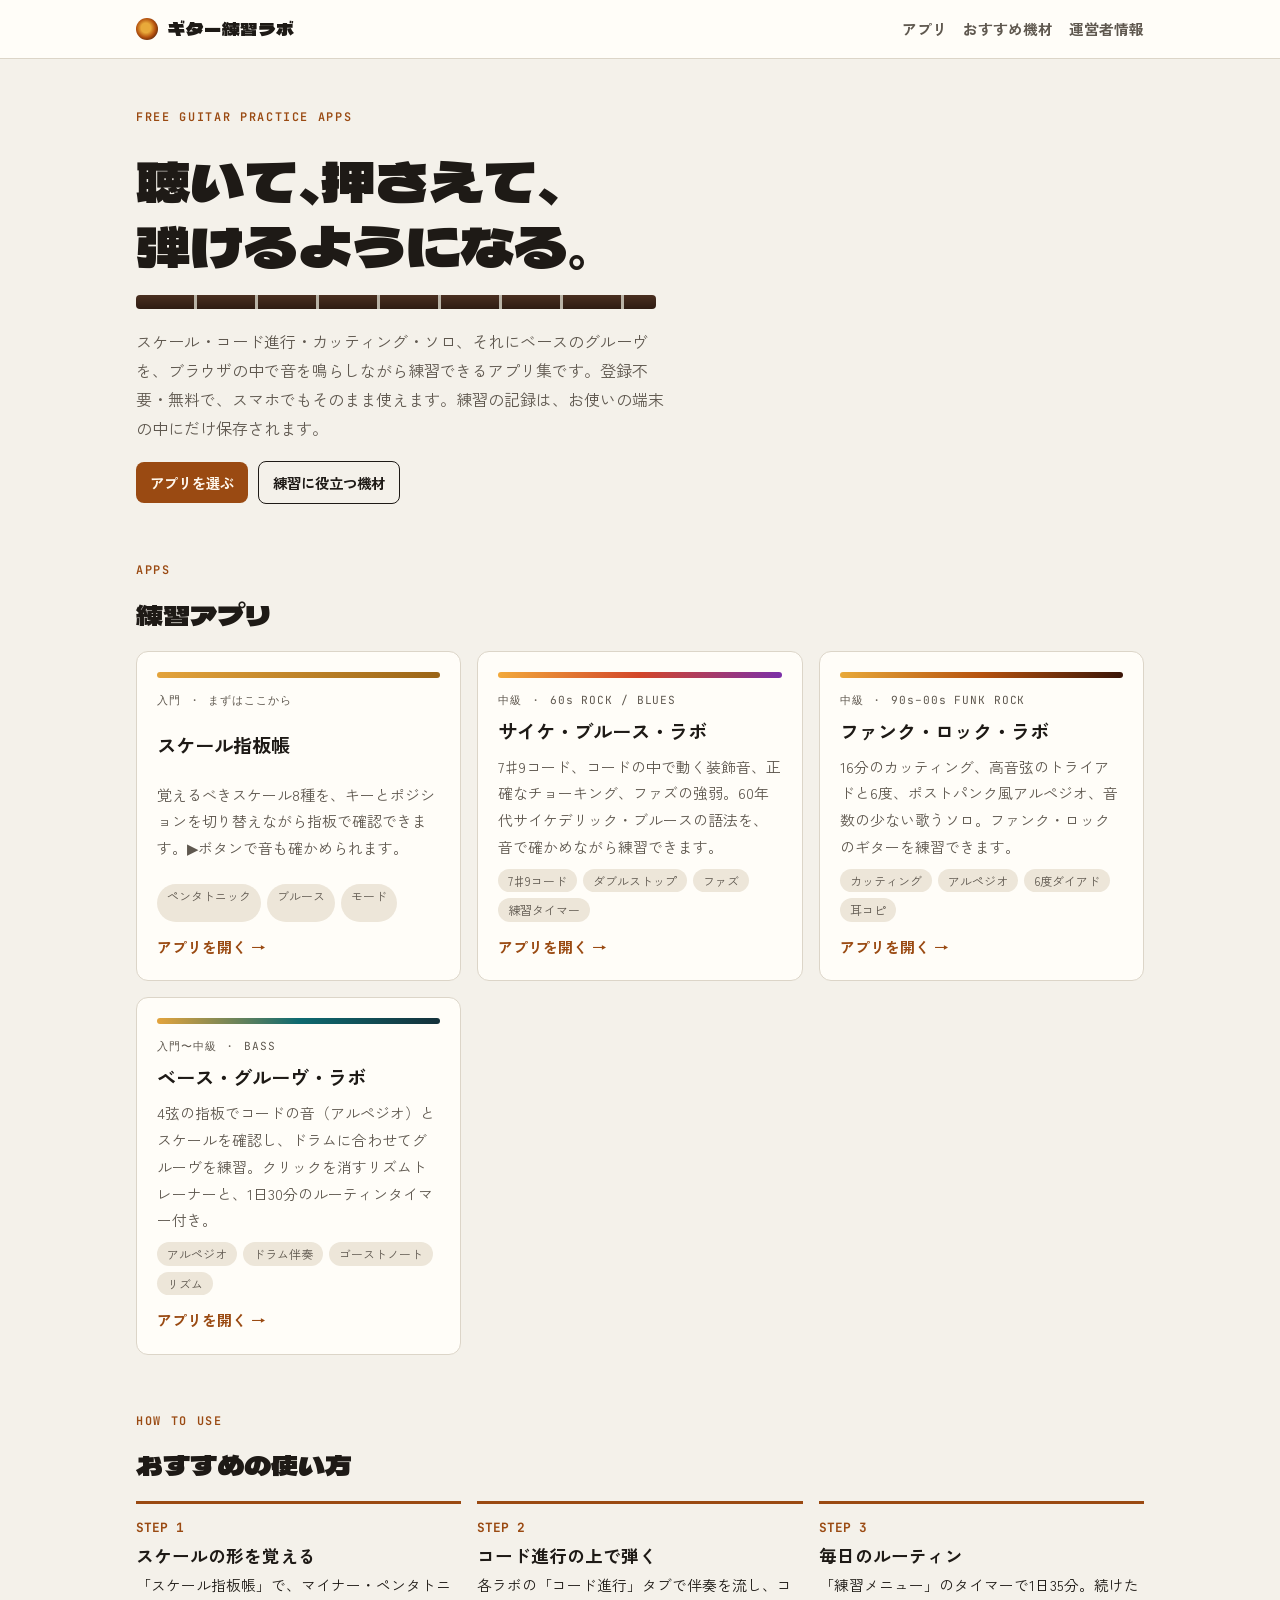
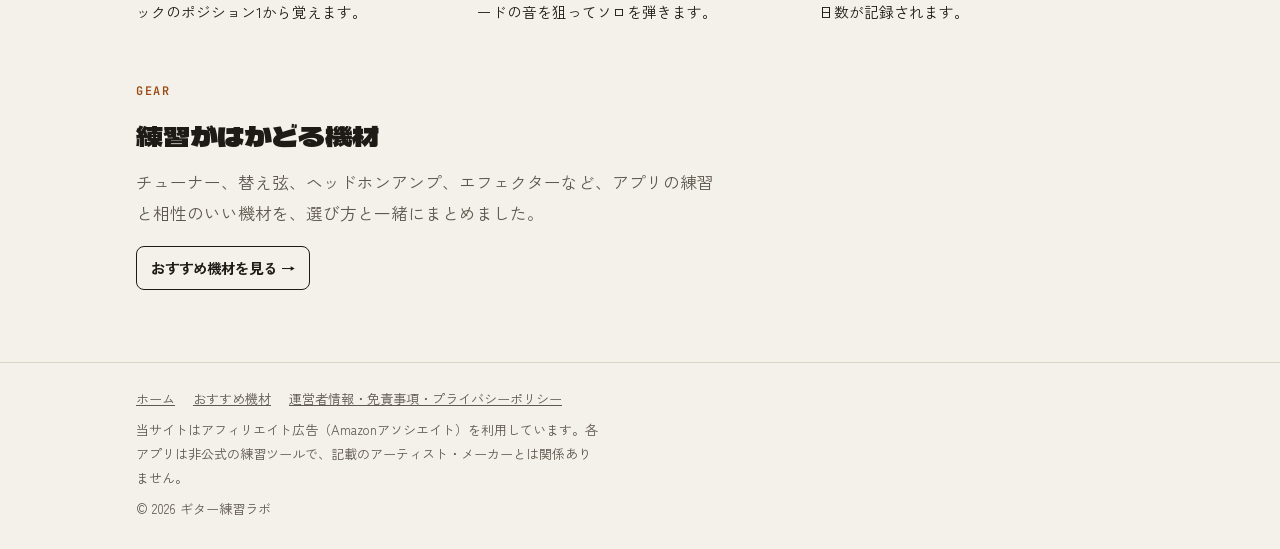
<file: index.html>
<!doctype html>
<html lang="ja" data-base="./">
<head>
<meta charset="utf-8">
<meta name="viewport" content="width=device-width,initial-scale=1,viewport-fit=cover">
<title>ギター練習ラボ｜音で確かめるギター練習アプリ（無料）</title>
<meta name="description" content="スケール、コード進行、カッティング、ソロ、ベースのグルーヴの練習を、ブラウザで音を鳴らしながら学べる無料のギター練習アプリ集。登録不要・スマホ対応。">
<meta property="og:title" content="ギター練習ラボ">
<meta property="og:description" content="音で確かめるギター練習アプリ集。登録不要・無料・スマホ対応。">
<meta property="og:type" content="website">
<link rel="preconnect" href="https://fonts.googleapis.com">
<link rel="preconnect" href="https://fonts.gstatic.com" crossorigin>
<link rel="stylesheet" href="https://fonts.googleapis.com/css2?family=Dela+Gothic+One&family=Zen+Kaku+Gothic+New:wght@400;500;700&family=JetBrains+Mono:wght@400;600&display=swap">
<link rel="stylesheet" href="assets/site.css">
</head>
<body>
<header class="site-head">
  <div class="wrap">
    <a class="logo" href="./"><i aria-hidden="true"></i>ギター練習ラボ</a>
    <nav class="site-nav" aria-label="サイト">
      <a href="#apps">アプリ</a>
      <a href="gear.html">おすすめ機材</a>
      <a href="about.html">運営者情報</a>
    </nav>
  </div>
</header>

<main class="wrap">
  <section class="hero">
    <span class="eyebrow">Free guitar practice apps</span>
    <h1>聴いて、押さえて、<br>弾けるようになる。</h1>
    <div class="fret-strip" aria-hidden="true"></div>
    <p class="muted">スケール・コード進行・カッティング・ソロ、それにベースのグルーヴを、ブラウザの中で音を鳴らしながら練習できるアプリ集です。登録不要・無料で、スマホでもそのまま使えます。練習の記録は、お使いの端末の中にだけ保存されます。</p>
    <div class="row">
      <a class="btn" href="#apps">アプリを選ぶ</a>
      <a class="btn ghost" href="gear.html">練習に役立つ機材</a>
    </div>
  </section>

  <section id="apps" aria-labelledby="apps-h">
    <div class="lead">
      <span class="eyebrow">Apps</span>
      <h2 id="apps-h">練習アプリ</h2>
    </div>
    <div class="apps">
      <a class="app" href="apps/scales/">
        <div class="sw" style="background:linear-gradient(90deg,#E3A33C,#9A6416)"></div>
        <div style="display:grid;gap:8px">
          <span class="badge">入門 ・ まずはここから</span>
          <h3>スケール指板帳</h3>
          <p>覚えるべきスケール8種を、キーとポジションを切り替えながら指板で確認できます。▶ボタンで音も確かめられます。</p>
          <ul><li>ペンタトニック</li><li>ブルース</li><li>モード</li></ul>
        </div>
        <span class="go">アプリを開く →</span>
      </a>
      <a class="app" href="apps/psychedelic-blues/">
        <div class="sw" style="background:linear-gradient(90deg,#F2A93B,#D2462A,#7B2FA8)"></div>
        <div style="display:grid;gap:8px">
          <span class="badge">中級 ・ 60s ROCK / BLUES</span>
          <h3>サイケ・ブルース・ラボ</h3>
          <p>7♯9コード、コードの中で動く装飾音、正確なチョーキング、ファズの強弱。60年代サイケデリック・ブルースの語法を、音で確かめながら練習できます。</p>
          <ul><li>7♯9コード</li><li>ダブルストップ</li><li>ファズ</li><li>練習タイマー</li></ul>
        </div>
        <span class="go">アプリを開く →</span>
      </a>
      <a class="app" href="apps/funk-rock/">
        <div class="sw" style="background:linear-gradient(90deg,#E8A93A,#B5520F,#3A1508)"></div>
        <div style="display:grid;gap:8px">
          <span class="badge">中級 ・ 90s–00s FUNK ROCK</span>
          <h3>ファンク・ロック・ラボ</h3>
          <p>16分のカッティング、高音弦のトライアドと6度、ポストパンク風アルペジオ、音数の少ない歌うソロ。ファンク・ロックのギターを練習できます。</p>
          <ul><li>カッティング</li><li>アルペジオ</li><li>6度ダイアド</li><li>耳コピ</li></ul>
        </div>
        <span class="go">アプリを開く →</span>
      </a>
      <a class="app" href="apps/bass/">
        <div class="sw" style="background:linear-gradient(90deg,#E3A33C,#0E6A70,#14303A)"></div>
        <div style="display:grid;gap:8px">
          <span class="badge">入門〜中級 ・ BASS</span>
          <h3>ベース・グルーヴ・ラボ</h3>
          <p>4弦の指板でコードの音（アルペジオ）とスケールを確認し、ドラムに合わせてグルーヴを練習。クリックを消すリズムトレーナーと、1日30分のルーティンタイマー付き。</p>
          <ul><li>アルペジオ</li><li>ドラム伴奏</li><li>ゴーストノート</li><li>リズム</li></ul>
        </div>
        <span class="go">アプリを開く →</span>
      </a>
    </div>
  </section>

  <section aria-labelledby="how-h">
    <div class="lead">
      <span class="eyebrow">How to use</span>
      <h2 id="how-h">おすすめの使い方</h2>
    </div>
    <ol class="steps">
      <li><b>STEP 1</b><h3>スケールの形を覚える</h3><p>「スケール指板帳」で、マイナー・ペンタトニックのポジション1から覚えます。</p></li>
      <li><b>STEP 2</b><h3>コード進行の上で弾く</h3><p>各ラボの「コード進行」タブで伴奏を流し、コードの音を狙ってソロを弾きます。</p></li>
      <li><b>STEP 3</b><h3>毎日のルーティン</h3><p>「練習メニュー」のタイマーで1日35分。続けた日数が記録されます。</p></li>
    </ol>
  </section>

  <section aria-labelledby="gear-h">
    <div class="lead">
      <span class="eyebrow">Gear</span>
      <h2 id="gear-h">練習がはかどる機材</h2>
      <p class="muted">チューナー、替え弦、ヘッドホンアンプ、エフェクターなど、アプリの練習と相性のいい機材を、選び方と一緒にまとめました。</p>
    </div>
    <div class="row"><a class="btn ghost" href="gear.html">おすすめ機材を見る →</a></div>
  </section>

  <section class="support" data-tip hidden aria-labelledby="sup-h">
    <h2 id="sup-h">このサイトを応援する</h2>
    <p class="muted">アプリはすべて無料です。役に立ったら、投げ銭で応援していただけると新しいアプリづくりの励みになります。</p>
    <div class="row"><a class="btn" href="#"></a></div>
  </section>
</main>

<footer class="site-foot">
  <div class="wrap">
    <nav aria-label="フッター"><a href="./">ホーム</a><a href="gear.html">おすすめ機材</a><a href="about.html">運営者情報・免責事項・プライバシーポリシー</a></nav>
    <p>当サイトはアフィリエイト広告（Amazonアソシエイト）を利用しています。各アプリは非公式の練習ツールで、記載のアーティスト・メーカーとは関係ありません。</p>
    <p>© <span id="y"></span> ギター練習ラボ</p>
  </div>
</footer>
<script>document.getElementById('y').textContent=new Date().getFullYear()</script>
<script src="assets/config.js"></script>
<script src="assets/site.js"></script>
</body>
</html>
</file>
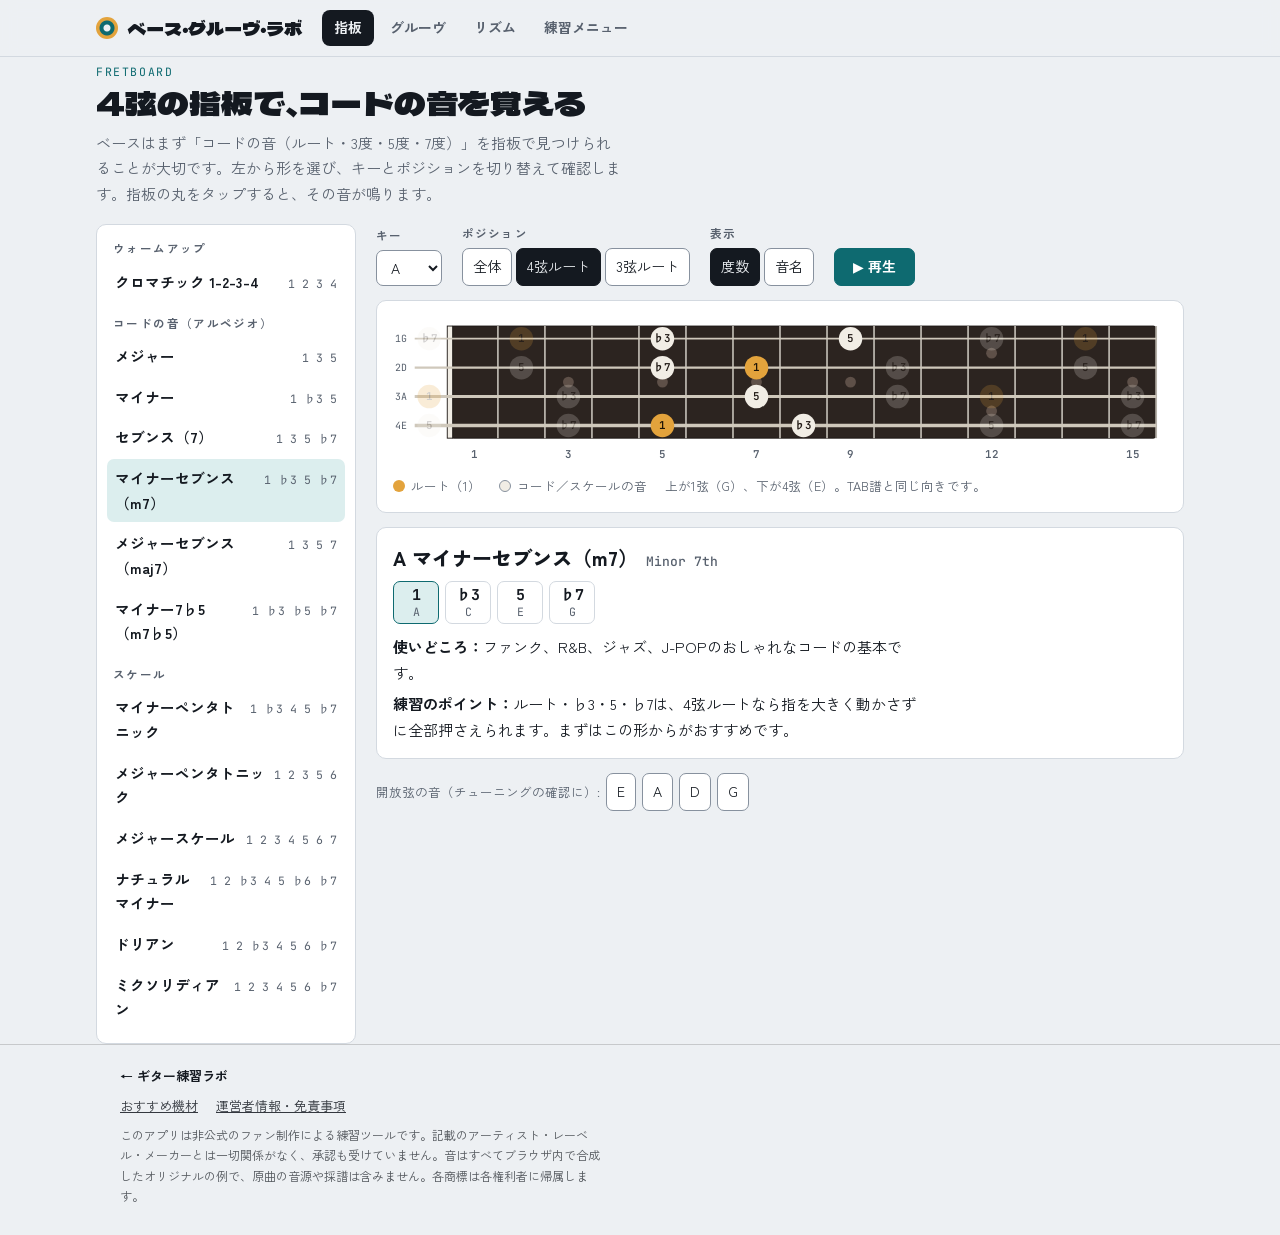
<file: apps/bass/index.html>
<!doctype html><html lang="ja" data-app data-base="../../"><head><meta charset="utf-8"><meta name=viewport content="width=device-width,initial-scale=1,viewport-fit=cover"><style>:root{color-scheme:light;box-sizing:border-box;padding-top:env(safe-area-inset-top,0px);padding-bottom:env(safe-area-inset-bottom,0px)}html{scroll-padding-top:env(safe-area-inset-top,0px)}body{margin:0;padding:0;font:14px -apple-system,BlinkMacSystemFont,sans-serif;background:#fff;color:#000}img{max-width:100%}[hidden]:not([hidden=until-found i]){display:none!important}</style><title>ベース・グルーヴ・ラボ｜ギター練習ラボ</title>
<meta name="description" content="4弦ベースの指板（スケール・アルペジオ）、ドラムに合わせるグルーヴ練習、リズムトレーナー、練習タイマーをブラウザで使える無料アプリ。">
<meta property="og:title" content="ベース・グルーヴ・ラボ｜ギター練習ラボ">
<meta property="og:description" content="4弦ベースの指板、ドラムに合わせるグルーヴ練習、リズムトレーナー、練習タイマー。登録不要・無料。">
<link rel="stylesheet" href="../../assets/appbar.css">
</head><body>
<meta name="claude:viewport-fit-sides" content="cover">
<link rel="preconnect" href="https://fonts.googleapis.com">
<link rel="preconnect" href="https://fonts.gstatic.com" crossorigin>
<link rel="stylesheet" href="https://fonts.googleapis.com/css2?family=Dela+Gothic+One&family=Zen+Kaku+Gothic+New:wght@400;500;700;900&family=JetBrains+Mono:wght@400;600&display=swap">
<style>
/* Layout: sticky header with tabs; four tools (指板 / グルーヴ / リズム / 練習メニュー). Night-club teal palette, amber roots. */
:root{
  --bg:#EDF0F3; --surface:#FFFFFF; --fg:#141920; --muted:#58616E; --line:#D3D9E0; --line-strong:#87919E;
  --accent:#0E6A70; --accent-soft:#DCEEEE; --on-accent:#FFFFFF;
  --board:#2C2420; --board-edge:#1C1714; --fret:#B5B0A8; --string:#CFC8BB; --inlay:#5E5048;
  --dot:#F1EDE5; --dot-fg:#231C18; --root:#E3A33C; --root-fg:#1E1407; --cur:#0E6A70;
  --display:"Dela Gothic One","Zen Kaku Gothic New",system-ui,sans-serif;
  --body:"Zen Kaku Gothic New","Hiragino Sans","Noto Sans JP",system-ui,sans-serif;
  --mono:"JetBrains Mono",ui-monospace,Menlo,Consolas,monospace;
}
@media (prefers-color-scheme: dark){:root:not([data-theme="light"]){
  --bg:#0F1317; --surface:#171C22; --fg:#E5E9EE; --muted:#9AA3AF; --line:#29313A; --line-strong:#5E6874;
  --accent:#4DB6B6; --accent-soft:#132A2C; --on-accent:#05201F;
  --board:#261E1A; --board-edge:#140F0D; --fret:#8C877F; --string:#B9B2A6; --inlay:#4D4038;
  --cur:#4DB6B6; color-scheme:dark;
}}
:root[data-theme="dark"]{
  --bg:#0F1317; --surface:#171C22; --fg:#E5E9EE; --muted:#9AA3AF; --line:#29313A; --line-strong:#5E6874;
  --accent:#4DB6B6; --accent-soft:#132A2C; --on-accent:#05201F;
  --board:#261E1A; --board-edge:#140F0D; --fret:#8C877F; --string:#B9B2A6; --inlay:#4D4038;
  --cur:#4DB6B6; color-scheme:dark;
}
*{box-sizing:border-box}
body{background:var(--bg);color:var(--fg);font-family:var(--body);font-size:15px;line-height:1.7;
  padding-left:env(safe-area-inset-left,0px);padding-right:env(safe-area-inset-right,0px)}
.wrap{max-width:1120px;margin:0 auto;padding:0 16px}
.top{position:sticky;top:0;z-index:5;background:color-mix(in srgb,var(--bg) 92%,transparent);backdrop-filter:blur(8px);border-bottom:1px solid var(--line)}
.topbar{display:flex;flex-wrap:wrap;align-items:center;gap:8px 20px;padding-block:10px}
.brand{font-family:var(--display);font-size:18px;display:flex;align-items:center;gap:10px;white-space:nowrap}
.brand i{width:22px;height:22px;border-radius:50%;background:radial-gradient(circle at 50% 50%,var(--bg) 0 3px,var(--accent) 4px 7px,var(--root) 8px 11px)}
.tabs{display:flex;gap:4px;overflow-x:auto;-webkit-overflow-scrolling:touch;scrollbar-width:none}
.tabs button{font:inherit;font-size:14px;font-weight:700;background:none;border:0;border-radius:8px;padding:6px 12px;color:var(--muted);cursor:pointer;white-space:nowrap}
.tabs button[aria-selected="true"]{background:var(--fg);color:var(--bg)}
.tabs button:focus-visible{outline:2px solid var(--accent);outline-offset:1px}
main{padding-block:24px 40px}
.view{display:flex;flex-direction:column;gap:18px}
.intro h1,.intro h2{font-family:var(--display);font-weight:400;font-size:clamp(24px,4vw,32px);line-height:1.3;margin:0;text-wrap:balance}
.intro p{margin:6px 0 0;color:var(--muted);max-width:66ch}
.eyebrow{font-family:var(--mono);font-size:11.5px;letter-spacing:.14em;text-transform:uppercase;color:var(--accent)}
.card{background:var(--surface);border:1px solid var(--line);border-radius:10px;padding:16px}
.controls{display:flex;flex-wrap:wrap;gap:12px 20px;align-items:flex-end}
.ctl{display:flex;flex-direction:column;gap:4px;min-width:0}
.ctl>span{font-size:11.5px;letter-spacing:.1em;color:var(--muted);font-weight:700}
select,.seg button,.btn,input[type=number]{font:inherit;font-size:14px;color:var(--fg);background:var(--surface);border:1px solid var(--line-strong);border-radius:7px;padding:6px 10px;cursor:pointer;min-height:36px}
input[type=number]{width:76px;cursor:text;font-family:var(--mono)}
input[type=range]{accent-color:var(--accent);width:150px}
select:focus-visible,.seg button:focus-visible,.btn:focus-visible,input:focus-visible{outline:2px solid var(--accent);outline-offset:1px}
.seg{display:flex;flex-wrap:wrap;gap:4px}
.seg button{padding:6px 10px;min-width:38px}
.seg button[aria-pressed="true"]{background:var(--fg);color:var(--bg);border-color:var(--fg)}
.btn.play{background:var(--accent);color:var(--on-accent);border-color:var(--accent);font-weight:700;padding:6px 18px}
.btn.play[aria-pressed="true"]{background:var(--fg);border-color:var(--fg);color:var(--bg)}
.chk{display:flex;align-items:center;gap:8px;font-size:14px;min-height:36px;cursor:pointer}
.chk input{width:18px;height:18px;accent-color:var(--accent)}
.muted{color:var(--muted)}
.small{font-size:12.5px}

/* fretboard */
.fb-grid{display:grid;grid-template-columns:260px minmax(0,1fr);gap:20px;align-items:start}
@media (max-width:860px){.fb-grid{grid-template-columns:minmax(0,1fr)}}
.list{display:flex;flex-direction:column;gap:12px;padding:14px 10px}
.list h3{font-size:11.5px;letter-spacing:.12em;color:var(--muted);margin:0 6px 4px;font-weight:700}
.list ul{list-style:none;margin:0;padding:0;display:flex;flex-direction:column;gap:2px}
.it{width:100%;display:grid;grid-template-columns:minmax(0,1fr) auto;gap:2px 8px;align-items:baseline;text-align:left;background:none;border:0;border-radius:7px;padding:7px 8px;color:var(--fg);font:inherit;cursor:pointer}
.it:hover{background:var(--bg)}
.it:focus-visible{outline:2px solid var(--accent)}
.it[aria-pressed="true"]{background:var(--accent-soft)}
.it b{font-size:14.5px}
.it span{font-family:var(--mono);font-size:11.5px;color:var(--muted)}
.fb-main{display:flex;flex-direction:column;gap:14px;min-width:0}
.board-scroll{overflow-x:auto;-webkit-overflow-scrolling:touch}
.board-scroll svg{display:block;min-width:740px;width:100%;height:auto}
svg text{font-family:var(--mono)}
.dot{cursor:pointer}
.dot circle{transition:opacity .15s}
.dot.dim{opacity:.2}
.dot.on circle{stroke:var(--fg);stroke-width:3}
.legend{display:flex;flex-wrap:wrap;gap:6px 18px;font-size:12.5px;color:var(--muted);margin-top:8px}
.legend i{display:inline-block;width:12px;height:12px;border-radius:50%;vertical-align:-1px;margin-right:6px}
.detail h3{margin:0;font-size:20px;font-weight:900;line-height:1.35}
.detail h3 small{font-family:var(--mono);font-weight:500;font-size:13px;color:var(--muted);margin-left:8px}
.chips{display:flex;flex-wrap:wrap;gap:6px;margin:10px 0}
.chip{display:flex;flex-direction:column;align-items:center;min-width:46px;padding:4px 8px;border:1px solid var(--line);border-radius:7px;font-family:var(--mono);line-height:1.25}
.chip b{font-size:15px}.chip span{font-size:11.5px;color:var(--muted)}
.chip.root{background:var(--accent-soft);border-color:var(--accent)}
.detail p{margin:0;max-width:66ch}
.opens{display:flex;flex-wrap:wrap;gap:6px;align-items:center}

/* groove */
.gv-list{display:grid;grid-template-columns:repeat(auto-fill,minmax(210px,1fr));gap:8px}
.gv{text-align:left;font:inherit;color:var(--fg);background:var(--surface);border:1px solid var(--line);border-radius:9px;padding:10px 12px;cursor:pointer;display:flex;flex-direction:column;gap:2px}
.gv:hover{border-color:var(--line-strong)}
.gv[aria-pressed="true"]{border-color:var(--accent);box-shadow:inset 0 0 0 1px var(--accent);background:var(--accent-soft)}
.gv:focus-visible{outline:2px solid var(--accent);outline-offset:1px}
.gv b{font-size:15px}.gv span{font-size:12px;color:var(--muted)}
.bars{display:flex;flex-direction:column;gap:18px}
.sec{display:flex;flex-direction:column;gap:10px}
.sec.off{opacity:.4}
.sec-h{font-weight:900;font-size:15px;display:flex;align-items:baseline;gap:10px;border-bottom:1px solid var(--line);padding-bottom:4px}
.sec-h span{font-family:var(--mono);font-size:11.5px;font-weight:400;color:var(--muted)}
.sys{display:grid;grid-template-columns:16px repeat(var(--n),minmax(0,1fr));scroll-margin:110px 0 24px}
.sys .sn{display:grid;grid-template-rows:24px repeat(4,22px);font-family:var(--mono);font-size:11px;color:var(--muted);align-items:center}
.bar{min-width:0}
.bh{height:24px;display:flex;align-items:baseline;gap:6px;padding-left:4px}
.bh .bn{font-family:var(--mono);font-size:10.5px;color:var(--muted)}
.bh .ch{font-family:var(--mono);font-weight:600;font-size:14px}
.bar.now .bh .ch{color:var(--accent)}
.tabg{display:grid;grid-template-columns:repeat(16,minmax(0,1fr));grid-auto-rows:22px;font-family:var(--mono);font-size:12px;line-height:1;border-left:2px solid var(--line-strong)}
.sys .bar:last-child .tabg{border-right:2px solid var(--line-strong)}
.tabg div{display:flex;align-items:center;justify-content:center;position:relative;background:linear-gradient(var(--line-strong),var(--line-strong)) center/100% 1px no-repeat}
.tabg .bq{box-shadow:inset 1px 0 0 var(--line)}
.tabg .n b{background:var(--surface);padding:0 1px;font-weight:600;z-index:1}
.tabg .n.gh b{color:var(--muted)}
.tabg .sus{background:linear-gradient(var(--accent),var(--accent)) center/100% 3px no-repeat}
.tabg .cur{background-color:color-mix(in srgb,var(--cur) 22%,transparent)}
.tabg .n.cur b{background:var(--cur);color:var(--on-accent);border-radius:3px;padding:1px 2px}
.drow{display:grid;grid-template-columns:repeat(16,minmax(0,1fr));font-family:var(--mono);font-size:10px;color:var(--muted);margin-top:3px}
.drow span{text-align:center}
.gv-pos{font-family:var(--mono);font-size:13px;color:var(--muted);min-height:36px;display:flex;align-items:center}
.gv-info{display:grid;grid-template-columns:repeat(auto-fit,minmax(240px,1fr));gap:14px}
.gv-info h4{margin:0 0 2px;font-size:11.5px;letter-spacing:.1em;color:var(--muted)}
.gv-info p{margin:0}

/* rhythm */
.lamps{display:flex;gap:14px;justify-content:center;padding:18px 0 8px}
.lamp{width:clamp(44px,14vw,72px);aspect-ratio:1;border-radius:50%;border:3px solid var(--line-strong);display:grid;place-items:center;font-family:var(--mono);font-weight:600;font-size:18px;color:var(--muted);transition:background .05s}
.lamp.on{background:var(--accent);border-color:var(--accent);color:var(--on-accent)}
.lamp.on.one{background:var(--root);border-color:var(--root);color:var(--root-fg)}
.lamps.rest .lamp{border-style:dashed}
.lamps.rest .lamp.on{background:transparent;color:var(--accent);border-color:var(--accent)}
.rh-state{text-align:center;font-weight:700;min-height:1.7em}
.rh-tips{margin:0;padding-left:1.2em;display:grid;gap:6px;max-width:70ch}

/* practice */
.routine{display:flex;flex-direction:column;gap:6px;margin:0;padding:0;list-style:none}
.step{display:grid;grid-template-columns:auto minmax(0,1fr) auto;gap:4px 12px;align-items:center;padding:10px 12px;border:1px solid var(--line);border-radius:9px;background:var(--surface)}
.step .mm{font-family:var(--mono);font-weight:600;color:var(--accent);min-width:3.4em}
.step b{display:block}
.step .d{font-size:13px;color:var(--muted)}
.step.now{border-color:var(--accent);box-shadow:inset 0 0 0 1px var(--accent)}
.step.done{opacity:.6}
.step.done .mm::before{content:"✓ "}
.step .go{font-size:13px;padding:4px 10px;min-height:30px}
.timer{display:flex;flex-wrap:wrap;align-items:center;gap:12px 18px}
.clock{font-family:var(--mono);font-size:40px;font-weight:600;line-height:1}
.prog{flex:1 1 200px;height:8px;border-radius:4px;background:var(--line);overflow:hidden}
.prog i{display:block;height:100%;width:0;background:var(--accent)}
.days{display:flex;gap:5px;flex-wrap:wrap}
.days span{width:28px;height:36px;border-radius:6px;border:1px solid var(--line);display:flex;flex-direction:column;align-items:center;justify-content:center;font-family:var(--mono);font-size:10px;color:var(--muted);line-height:1.2}
.days span.ok{background:var(--accent);border-color:var(--accent);color:var(--on-accent)}
.days span.today{outline:2px solid var(--fg);outline-offset:1px}
.stat{display:flex;gap:24px;flex-wrap:wrap}
.stat div b{font-family:var(--mono);font-size:24px;display:block;line-height:1.2}
.stat div span{font-size:12px;color:var(--muted)}
@media (prefers-reduced-motion:reduce){.dot circle,.lamp{transition:none}}
</style>

<header class="top">
  <div class="wrap topbar">
    <div class="brand"><i aria-hidden="true"></i>ベース・グルーヴ・ラボ</div>
    <nav class="tabs" role="tablist" aria-label="セクション">
      <button type="button" role="tab" id="t-fb" data-v="fb" aria-controls="v-fb">指板</button>
      <button type="button" role="tab" id="t-gv" data-v="gv" aria-controls="v-gv">グルーヴ</button>
      <button type="button" role="tab" id="t-rh" data-v="rh" aria-controls="v-rh">リズム</button>
      <button type="button" role="tab" id="t-pr" data-v="pr" aria-controls="v-pr">練習メニュー</button>
    </nav>
  </div>
</header>

<main class="wrap">

<!-- FRETBOARD -->
<section class="view" id="v-fb" role="tabpanel" aria-labelledby="t-fb">
  <div class="intro">
    <span class="eyebrow">Fretboard</span>
    <h1>4弦の指板で、コードの音を覚える</h1>
    <p>ベースはまず「コードの音（ルート・3度・5度・7度）」を指板で見つけられることが大切です。左から形を選び、キーとポジションを切り替えて確認します。指板の丸をタップすると、その音が鳴ります。</p>
  </div>
  <div class="fb-grid">
    <nav class="card list" id="fbList" aria-label="アルペジオとスケール"></nav>
    <div class="fb-main">
      <div class="controls">
        <label class="ctl"><span>キー</span><select id="fbKey"></select></label>
        <div class="ctl"><span>ポジション</span><div class="seg" id="fbPos" role="group" aria-label="ポジション"></div></div>
        <div class="ctl"><span>表示</span><div class="seg" id="fbLab" role="group" aria-label="表示">
          <button type="button" data-v="deg">度数</button><button type="button" data-v="name">音名</button></div></div>
        <button type="button" class="btn play" id="fbPlay" aria-pressed="false">▶ 再生</button>
      </div>
      <div class="card">
        <div class="board-scroll"><svg id="board" role="img" aria-label="ベース指板（上が1弦G、下が4弦E）"></svg></div>
        <div class="legend">
          <span><i style="background:var(--root)"></i>ルート（1）</span>
          <span><i style="background:var(--dot);border:1px solid var(--line-strong)"></i>コード／スケールの音</span>
          <span>上が1弦（G）、下が4弦（E）。TAB譜と同じ向きです。</span>
        </div>
      </div>
      <div class="card detail" id="fbDetail" aria-live="polite"></div>
      <div class="opens"><span class="small muted">開放弦の音（チューニングの確認に）:</span>
        <button type="button" class="btn" data-open="28">E</button><button type="button" class="btn" data-open="33">A</button><button type="button" class="btn" data-open="38">D</button><button type="button" class="btn" data-open="43">G</button></div>
    </div>
  </div>
</section>

<!-- GROOVE -->
<section class="view" id="v-gv" role="tabpanel" aria-labelledby="t-gv" hidden>
  <div class="intro">
    <span class="eyebrow">Groove</span>
    <h2>ドラムに合わせて、グルーヴを弾く</h2>
    <p>パターンを選んで▶で再生すると、ドラムとベースの見本がループします。TAB譜は8〜12小節で、基本形（A）と応用・フィル（B）に分かれています。今弾いている位置が光り、画面も自動で追いかけます。慣れたら「ベースを消す」にして、ドラムだけで自分が弾きます。</p>
  </div>
  <div class="gv-list" id="gvList" role="group" aria-label="グルーヴの一覧"></div>
  <div class="controls">
    <label class="ctl"><span>キー</span><select id="gvKey"></select></label>
    <label class="ctl"><span>テンポ（BPM）</span><input type="number" id="gvBpm" min="40" max="200" inputmode="numeric"></label>
    <label class="ctl"><span>ループ範囲</span><select id="gvLoop"></select></label>
    <button type="button" class="btn play" id="gvPlay" aria-pressed="false">▶ 再生</button>
    <div class="gv-pos" id="gvPos" aria-live="polite"></div>
  </div>
  <div class="controls">
    <label class="chk"><input type="checkbox" id="gvMute">ベースを消す（自分で弾く）</label>
    <label class="chk"><input type="checkbox" id="gvCount">1小節カウントしてから始める</label>
    <label class="chk"><input type="checkbox" id="gvRamp">1周ごとに +2 BPM</label>
  </div>
  <div class="controls">
    <label class="ctl"><span>ベースの音量</span><input type="range" id="gvBv" min="0" max="1" step="0.01"></label>
    <label class="ctl"><span>ドラムの音量</span><input type="range" id="gvDv" min="0" max="1" step="0.01"></label>
  </div>
  <div class="card"><div class="bars" id="gvBars"></div>
    <p class="small muted" style="margin:10px 0 0">数字はフレット、x はゴーストノート（弦をミュートして鳴らす音）。線の長さは音を伸ばす長さです。1マス＝16分音符。</p></div>
  <div class="card gv-info" id="gvInfo"></div>
</section>

<!-- RHYTHM -->
<section class="view" id="v-rh" role="tabpanel" aria-labelledby="t-rh" hidden>
  <div class="intro">
    <span class="eyebrow">Rhythm trainer</span>
    <h2>体の中にテンポを持つ</h2>
    <p>ベースはバンドのテンポの土台です。クリックを2・4拍や裏拍だけにしたり、ときどき消したりして、クリックに頼らずにテンポを保つ練習をします。</p>
  </div>
  <div class="controls">
    <label class="ctl"><span>テンポ（BPM）</span><input type="number" id="rhBpm" min="40" max="220" inputmode="numeric"></label>
    <div class="ctl"><span>細かさ</span><div class="seg" id="rhSub" role="group" aria-label="細かさ">
      <button type="button" data-v="1">4分</button><button type="button" data-v="2">8分</button><button type="button" data-v="3">3連</button><button type="button" data-v="4">16分</button></div></div>
    <div class="ctl"><span>クリックの位置</span><div class="seg" id="rhMode" role="group" aria-label="クリックの位置">
      <button type="button" data-v="all">全部の拍</button><button type="button" data-v="24">2・4拍だけ</button><button type="button" data-v="off">裏拍だけ</button></div></div>
  </div>
  <div class="controls">
    <label class="ctl"><span>鳴らす小節</span><select id="rhOn"></select></label>
    <label class="ctl"><span>消す小節</span><select id="rhOff"></select></label>
    <button type="button" class="btn play" id="rhPlay" aria-pressed="false">▶ スタート</button>
  </div>
  <div class="card">
    <div class="lamps" id="lamps"></div>
    <div class="rh-state" id="rhState" aria-live="polite">止まっています</div>
  </div>
  <div class="card">
    <h3 style="margin:0 0 8px;font-size:16px">練習のしかた</h3>
    <ol class="rh-tips">
      <li><b>全部の拍・8分</b>で、開放弦のルートを8分で弾きます。クリックの音が自分の音で聞こえなくなる（ぴったり重なる）のが目標です。</li>
      <li><b>2・4拍だけ</b>にすると、ドラムのスネアと同じ位置でクリックが鳴ります。1・3拍は自分で感じます。</li>
      <li><b>裏拍だけ</b>は難しめです。クリックを「ウラ」と感じたまま、オモテで弾き続けます。</li>
      <li><b>消す小節</b>を1〜2にすると、無音のあいだも弾き続けて、クリックが戻ってきたときにズレていないか確かめられます。</li>
    </ol>
  </div>
</section>

<!-- PRACTICE -->
<section class="view" id="v-pr" role="tabpanel" aria-labelledby="t-pr" hidden>
  <div class="intro">
    <span class="eyebrow">Practice routine</span>
    <h2>1日30分のルーティン</h2>
    <p>「スタート」を押すと、上から順にタイマーが進みます。各項目の「開く」で、その練習に使うタブに移動します。最後まで終えるか「今日の練習を記録」を押すと、カレンダーに記録されます。記録はこの端末の中にだけ保存されます。</p>
  </div>
  <div class="card timer">
    <div><div class="small muted" id="prNow">次: —</div><div class="clock" id="prClock">00:00</div></div>
    <div class="prog" aria-hidden="true"><i id="prBar"></i></div>
    <div class="controls">
      <button type="button" class="btn play" id="prStart" aria-pressed="false">▶ スタート</button>
      <button type="button" class="btn" id="prSkip">次へ</button>
      <button type="button" class="btn" id="prReset">リセット</button>
    </div>
  </div>
  <ol class="routine" id="routine"></ol>
  <div class="card" style="display:flex;flex-direction:column;gap:12px">
    <div class="stat"><div><b id="stStreak">0</b><span>連続日数</span></div><div><b id="stTotal">0</b><span>練習した日（合計）</span></div></div>
    <div class="days" id="days" aria-label="直近14日の記録"></div>
    <div><button type="button" class="btn" id="prLog">今日の練習を記録</button></div>
  </div>
</section>

</main>

<script>
(()=>{
const $=s=>document.querySelector(s), $$=s=>[...document.querySelectorAll(s)];
const NAMES=['C','D♭','D','E♭','E','F','F♯','G','A♭','A','B♭','B'];
const DEG=['1','♭2','2','♭3','3','4','♭5','5','♭6','6','♭7','7'];
const OPEN=[28,33,38,43]; // 4弦E → 1弦G
const SNAME=['E','A','D','G'];
const FRETS=15;
const mtof=m=>440*Math.pow(2,(m-69)/12);
const KEYS=[4,5,6,7,8,9,10,11,0,1,2,3]; // E から並べる（ベースでよく使う順）

/* ---------- state ---------- */
const ST={tab:'fb',
  fb:{id:'m7',key:9,pos:1,lab:'deg'},
  gv:{id:'rock8',key:4,bpm:0,mute:false,ramp:false,count:false,loop:-1,bv:.8,dv:.7},
  rh:{bpm:80,sub:2,mode:'all',on:4,off:0},
  log:[]};
try{const s=JSON.parse(localStorage.getItem('bass-lab')||'null');
  if(s){['fb','gv','rh'].forEach(k=>{if(s[k]&&typeof s[k]==='object')Object.assign(ST[k],s[k])});
    if(Array.isArray(s.log))ST.log=s.log.filter(d=>typeof d==='string');
    if(['fb','gv','rh','pr'].includes(s.tab))ST.tab=s.tab;}}catch(e){}
const save=()=>{try{localStorage.setItem('bass-lab',JSON.stringify(ST))}catch(e){}};

/* ---------- audio ---------- */
let ac=null,bassBus,drumBus,clickBus,noiseBuf;
function audio(){
  if(!ac){
    ac=new (window.AudioContext||window.webkitAudioContext)();
    const comp=ac.createDynamicsCompressor();comp.threshold.value=-14;comp.ratio.value=4;comp.connect(ac.destination);
    bassBus=ac.createGain();drumBus=ac.createGain();clickBus=ac.createGain();
    [bassBus,drumBus,clickBus].forEach(g=>g.connect(comp));clickBus.gain.value=.9;
    noiseBuf=ac.createBuffer(1,ac.sampleRate,ac.sampleRate);
    const d=noiseBuf.getChannelData(0);for(let i=0;i<d.length;i++)d[i]=Math.random()*2-1;
  }
  if(ac.state!=='running'){try{ac.resume()}catch(e){}} // iOS は 'interrupted' にもなる
  unlockIOS();
  setMix();return ac;
}
/* iPhone 対策:
   1) 消音スイッチがオンでも鳴るよう、オーディオセッションを「再生」にする
      （iOS 17+ は navigator.audioSession、それ以前は無音の <audio> をループ再生して切り替える）
   2) タップの瞬間に無音を1回鳴らして Web Audio のロックを外す */
let silentEl=null,unlocked=false;
function silentWavURL(){
  const n=4000,b=new ArrayBuffer(44+n),v=new DataView(b),w=(o,t)=>{for(let i=0;i<t.length;i++)v.setUint8(o+i,t.charCodeAt(i))};
  w(0,'RIFF');v.setUint32(4,36+n,true);w(8,'WAVE');w(12,'fmt ');v.setUint32(16,16,true);v.setUint16(20,1,true);v.setUint16(22,1,true);
  v.setUint32(24,8000,true);v.setUint32(28,8000,true);v.setUint16(32,1,true);v.setUint16(34,8,true);w(36,'data');v.setUint32(40,n,true);
  for(let i=0;i<n;i++)v.setUint8(44+i,128);
  return URL.createObjectURL(new Blob([b],{type:'audio/wav'}));
}
function unlockIOS(){
  try{if(navigator.audioSession&&navigator.audioSession.type!=='playback')navigator.audioSession.type='playback'}catch(e){}
  try{
    if(!silentEl){silentEl=document.createElement('audio');silentEl.src=silentWavURL();silentEl.loop=true;
      silentEl.setAttribute('playsinline','');silentEl.setAttribute('x-webkit-airplay','deny');silentEl.preload='auto'}
    if(silentEl.paused){const p=silentEl.play();if(p&&p.catch)p.catch(()=>{})}
  }catch(e){}
  if(ac&&!unlocked){try{const b=ac.createBuffer(1,1,22050),s=ac.createBufferSource();s.buffer=b;s.connect(ac.destination);s.start(0);unlocked=true}catch(e){}}
}
// どこかをタップした瞬間に音声を準備しておく（ボタンを押したときに確実に鳴るように）
['touchend','pointerdown','click','keydown'].forEach(ev=>document.addEventListener(ev,()=>{try{audio()}catch(e){}},{capture:true,passive:true}));
function setMix(){if(!ac)return;const live=ENG.kind==='gv';
  bassBus.gain.value=(live&&ST.gv.mute)?0:(live?ST.gv.bv:.85);drumBus.gain.value=ST.gv.dv}
function bassNote(m,t,dur,vel=1){
  const f=mtof(m),o=ac.createOscillator(),s=ac.createOscillator(),lp=ac.createBiquadFilter(),og=ac.createGain(),sg=ac.createGain(),g=ac.createGain();
  o.type='sawtooth';s.type='sine';o.frequency.value=f;s.frequency.value=f;
  og.gain.value=.28;sg.gain.value=.9;o.connect(og);s.connect(sg);og.connect(lp);sg.connect(lp);
  lp.type='lowpass';lp.Q.value=2;lp.frequency.setValueAtTime(Math.min(f*12,2600),t);lp.frequency.setTargetAtTime(f*2.2+90,t+.01,.09);
  lp.connect(g);g.connect(bassBus);
  const pk=.55*vel,end=t+Math.max(dur,.07);
  g.gain.setValueAtTime(0,t);g.gain.linearRampToValueAtTime(pk,t+.006);g.gain.setTargetAtTime(pk*.5,t+.012,.18);g.gain.setTargetAtTime(0,end,.03);
  o.start(t);s.start(t);o.stop(end+.25);s.stop(end+.25);
}
function ghost(t){
  const n=ac.createBufferSource(),bp=ac.createBiquadFilter(),g=ac.createGain();
  n.buffer=noiseBuf;bp.type='bandpass';bp.frequency.value=420;bp.Q.value=1.2;n.connect(bp);bp.connect(g);g.connect(bassBus);
  g.gain.setValueAtTime(.5,t);g.gain.exponentialRampToValueAtTime(.001,t+.05);n.start(t,Math.random()*.5);n.stop(t+.06);
  const o=ac.createOscillator(),og=ac.createGain();o.frequency.value=70;o.connect(og);og.connect(bassBus);
  og.gain.setValueAtTime(.35,t);og.gain.exponentialRampToValueAtTime(.001,t+.05);o.start(t);o.stop(t+.06);
}
function noiseHit(t,type,freq,gain,dec,bus,q){
  const n=ac.createBufferSource(),fl=ac.createBiquadFilter(),g=ac.createGain();
  n.buffer=noiseBuf;fl.type=type;fl.frequency.value=freq;if(q)fl.Q.value=q;n.connect(fl);fl.connect(g);g.connect(bus);
  g.gain.setValueAtTime(gain,t);g.gain.exponentialRampToValueAtTime(.001,t+dec);n.start(t,Math.random()*.5);n.stop(t+dec+.02);
}
function kick(t){const o=ac.createOscillator(),g=ac.createGain();o.frequency.setValueAtTime(150,t);o.frequency.exponentialRampToValueAtTime(42,t+.12);
  o.connect(g);g.connect(drumBus);g.gain.setValueAtTime(1,t);g.gain.exponentialRampToValueAtTime(.001,t+.38);o.start(t);o.stop(t+.4)}
function snare(t,v=1){noiseHit(t,'highpass',1300,.45*v,.17,drumBus);
  const o=ac.createOscillator(),g=ac.createGain();o.type='triangle';o.frequency.setValueAtTime(200,t);o.frequency.exponentialRampToValueAtTime(150,t+.08);
  o.connect(g);g.connect(drumBus);g.gain.setValueAtTime(.4*v,t);g.gain.exponentialRampToValueAtTime(.001,t+.1);o.start(t);o.stop(t+.12)}
const hat=(t,v=1,open)=>noiseHit(t,'highpass',7500,.16*v,open?.22:.045,drumBus);
const ride=(t,v=1)=>noiseHit(t,'bandpass',5200,.13*v,.3,drumBus,.8);
function click(t,level){ // level: 2=accent,1=beat,0=sub
  const o=ac.createOscillator(),g=ac.createGain();o.frequency.value=level===2?1760:level===1?1250:950;
  o.connect(g);g.connect(clickBus);const v=level===0?.18:.45;
  g.gain.setValueAtTime(v,t);g.gain.exponentialRampToValueAtTime(.001,t+.035);o.start(t);o.stop(t+.05)}

/* ---------- shared scheduler (one thing plays at a time) ---------- */
const SW=[0,1/3,2/3,5/6]; // swing: 8分の裏を3連の3つ目へ
const ENG={kind:null,timer:0,raf:0,q:[],stopUI:{}};
function stopAll(){
  clearInterval(ENG.timer);cancelAnimationFrame(ENG.raf);ENG.q=[];
  const k=ENG.kind;ENG.kind=null;if(k&&ENG.stopUI[k])ENG.stopUI[k]();
}
function run(kind,o){
  stopAll();try{audio()}catch(e){return false}
  ENG.kind=kind;setMix();
  let i=0,beatT=ac.currentTime+.08;
  const tick=()=>{
    if(ENG.kind!==kind)return;
    for(;;){
      const spb=o.spb(),bd=60/o.bpm(),sub=i%spb,tt=beatT+(o.swing&&spb===4?SW[sub]:sub/spb)*bd;
      if(tt>ac.currentTime+.12)break;
      if(tt>=ac.currentTime-.03){o.sched(i,tt,bd/spb);ENG.q.push([tt,i])}
      i++;if(i%spb===0)beatT+=bd;
    }
  };
  const frame=()=>{
    if(ENG.kind!==kind)return;
    let last=null;while(ENG.q.length&&ENG.q[0][0]<=ac.currentTime)last=ENG.q.shift()[1];
    if(last!==null)o.ui(last);
    ENG.raf=requestAnimationFrame(frame);
  };
  ENG.timer=setInterval(tick,25);tick();frame();
  return true;
}

/* ---------- tabs ---------- */
function showTab(v){
  ST.tab=v;save();
  $$('.tabs button').forEach(b=>b.setAttribute('aria-selected',b.dataset.v===v));
  ['fb','gv','rh','pr'].forEach(k=>{$('#v-'+k).hidden=k!==v});
}
$$('.tabs button').forEach(b=>b.onclick=()=>{showTab(b.dataset.v);window.scrollTo({top:0})});

function fillKeys(sel,val,onch){
  if(!sel.options.length)KEYS.forEach(k=>{const o=document.createElement('option');o.value=k;o.textContent=NAMES[k];sel.appendChild(o)});
  sel.value=val;sel.onchange=onch;
}
function seg(el,val,onpick){
  el.querySelectorAll('button').forEach(b=>{b.setAttribute('aria-pressed',String(b.dataset.v)===String(val));b.onclick=()=>onpick(b.dataset.v)});
}

/* =========================================================
   1) FRETBOARD
   ========================================================= */
const SHAPES=[
 {g:'ウォームアップ',id:'chrom',name:'クロマチック 1-2-3-4',iv:[0,1,2,3,4,5,6,7,8,9,10,11],en:'Chromatic',
  use:'左手の指を1フレットに1本ずつ置く「1フィンガー1フレット」の基本練習です。',
  tip:'人差し指から小指まで順番に押さえ、4弦→1弦へ上がって戻ります。押さえ終わった指はすぐに離さず、弦の上に置いたままにすると手の形が安定します。'},
 {g:'コードの音（アルペジオ）',id:'maj',name:'メジャー',iv:[0,4,7],en:'Major triad',
  use:'明るいコード（C、Gなど）の上で一番安全な3音です。ルートと5度だけでも曲は成り立ちます。',
  tip:'ルート→3度→5度→オクターブを、指板上の「形」として覚えます。4弦ルートなら、3度は3弦の1フレット下にあります。'},
 {g:'コードの音（アルペジオ）',id:'min',name:'マイナー',iv:[0,3,7],en:'Minor triad',
  use:'暗いコード（Am、Emなど）の上の基本の3音です。',
  tip:'メジャーとの違いは3度だけ（半音下がる）。同じルートでメジャーとマイナーを交互に弾き、違いを指で覚えます。'},
 {g:'コードの音（アルペジオ）',id:'dom7',name:'セブンス（7）',iv:[0,4,7,10],en:'Dominant 7th',
  use:'ブルース、ファンク、ロックンロールで一番よく出てくるコードです。',
  tip:'♭7はルートの2フレット下、1本細い弦の同じフレット…ではなく「オクターブの2フレット手前」です。オクターブと♭7の行き来はファンクの定番です。'},
 {g:'コードの音（アルペジオ）',id:'m7',name:'マイナーセブンス（m7）',iv:[0,3,7,10],en:'Minor 7th',
  use:'ファンク、R&B、ジャズ、J-POPのおしゃれなコードの基本です。',
  tip:'ルート・♭3・5・♭7は、4弦ルートなら指を大きく動かさずに全部押さえられます。まずはこの形からがおすすめです。'},
 {g:'コードの音（アルペジオ）',id:'maj7',name:'メジャーセブンス（maj7）',iv:[0,4,7,11],en:'Major 7th',
  use:'やわらかく浮遊感のあるコードです。シティポップやバラードによく出てきます。',
  tip:'7度はルートの半音下です。オクターブの1フレット手前、と覚えると速く見つかります。'},
 {g:'コードの音（アルペジオ）',id:'m7b5',name:'マイナー7♭5（m7♭5）',iv:[0,3,6,10],en:'Half-diminished',
  use:'マイナーキーのⅡのコードとしてジャズやボサノバに出てきます。',
  tip:'m7の5度を半音下げた形です。m7と並べて弾くと覚えやすいです。'},
 {g:'スケール',id:'minpent',name:'マイナーペンタトニック',iv:[0,3,5,7,10],en:'Minor Pentatonic',
  use:'ロックやブルースのベースラインやフィルの基本です。ルートの周りを動くときにまずこれを使います。',
  tip:'4弦ルートの形は「ルート・♭3｜4・5｜♭7・オクターブ」と、各弦2音ずつです。'},
 {g:'スケール',id:'majpent',name:'メジャーペンタトニック',iv:[0,2,4,7,9],en:'Major Pentatonic',
  use:'カントリー、モータウン、明るいポップスのベースラインに合います。',
  tip:'6度からルートへ上がる動き（6→オクターブ）は、明るい曲で定番のフレーズです。'},
 {g:'スケール',id:'major',name:'メジャースケール',iv:[0,2,4,5,7,9,11],en:'Major / Ionian',
  use:'すべての基準になるスケールです。コード同士をつなぐ「経過音」はここから選びます。',
  tip:'度数を声に出しながら弾きます。4弦ルートなら、中指スタートで1フィンガー1フレットに収まります。'},
 {g:'スケール',id:'minor',name:'ナチュラルマイナー',iv:[0,2,3,5,7,8,10],en:'Natural Minor / Aeolian',
  use:'マイナーキーの曲全般で使います。',
  tip:'マイナーペンタに2度と♭6を足したもの、と考えると覚えやすいです。'},
 {g:'スケール',id:'dorian',name:'ドリアン',iv:[0,2,3,5,7,9,10],en:'Dorian',
  use:'ファンクやフュージョンで、m7のコードが長く続くときに使います。',
  tip:'ナチュラルマイナーとの違いは6度だけ。6度を通るラインを弾くと、ドリアンらしい明るさが出ます。'},
 {g:'スケール',id:'mixo',name:'ミクソリディアン',iv:[0,2,4,5,7,9,10],en:'Mixolydian',
  use:'7のコードの上で使います。ブルースロックやファンクのベースに合います。',
  tip:'メジャースケールの7度を半音下げたものです。♭7を経由してオクターブへ上がる動きを練習します。'}
];
const shape=()=>SHAPES.find(s=>s.id===ST.fb.id)||SHAPES[4];
const rel=p=>((p-ST.fb.key)%12+12)%12;
// root fret on string j (0=4弦E), 0–11
const rootFret=j=>((ST.fb.key-OPEN[j])%12+12)%12;
function windowOf(pos){ // pos 1: 4弦ルート, 2: 3弦ルート（クロマチックは 1: 1フレット〜, 2: 5フレット〜）
  const sc=shape();
  if(sc.id==='chrom'){const lo=pos===2?5:1;return {lo,hi:lo+3,j:0,r:lo}}
  const j=pos===1?0:1,r=rootFret(j);
  return {lo:Math.max(0,r-1),hi:r+4,j,r};
}
function boxCells(pos){
  const sc=shape(),w=windowOf(pos),out=[];
  for(let j=(sc.id==='chrom'?0:w.j);j<4;j++)for(let f=w.lo;f<=w.hi;f++){
    if(f<0||f>FRETS)continue;const p=OPEN[j]+f;if(!sc.iv.includes(rel(p)))continue;
    if(j===w.j&&f<w.r&&sc.id!=='chrom')continue; // ルートより低い音は始点の弦では弾かない
    out.push({j,f,m:p});
  }
  return out;
}

function renderFbList(){
  const el=$('#fbList');el.innerHTML='';const groups=[...new Set(SHAPES.map(s=>s.g))];
  groups.forEach(g=>{const d=document.createElement('div');d.innerHTML='<h3>'+g+'</h3>';const ul=document.createElement('ul');
    SHAPES.filter(s=>s.g===g).forEach(s=>{const li=document.createElement('li'),b=document.createElement('button');
      b.type='button';b.className='it';b.setAttribute('aria-pressed',s.id===ST.fb.id);
      b.innerHTML='<b>'+s.name+'</b><span>'+(s.id==='chrom'?'1 2 3 4':s.iv.map(i=>DEG[i]).join(' '))+'</span>';
      b.onclick=()=>{ST.fb.id=s.id;if(s.id==='chrom'&&!ST.fb.pos)ST.fb.pos=1;stopAll();save();renderFb()};li.appendChild(b);ul.appendChild(li)});
    d.appendChild(ul);el.appendChild(d)});
}
const W=52,X0=64,Y0=24,G=32;
const fx=f=>f===0?X0-24:X0+(f-.5)*W, sy=j=>Y0+(3-j)*G;
function renderBoard(){
  const sc=shape(),svg=$('#board'),width=X0+FRETS*W+12,h=Y0+3*G+46;
  svg.setAttribute('viewBox','0 0 '+width+' '+h);
  const box=ST.fb.pos?new Set(boxCells(ST.fb.pos).map(c=>c.j+'-'+c.f)):null;
  let s='<rect x="'+X0+'" y="'+(Y0-14)+'" width="'+(FRETS*W)+'" height="'+(3*G+28)+'" rx="3" fill="var(--board)" stroke="var(--board-edge)"/>';
  const mid=Y0+1.5*G;
  [3,5,7,9,15].forEach(f=>s+='<circle cx="'+fx(f)+'" cy="'+mid+'" r="6" fill="var(--inlay)"/>');
  s+='<circle cx="'+fx(12)+'" cy="'+(Y0+.5*G)+'" r="6" fill="var(--inlay)"/><circle cx="'+fx(12)+'" cy="'+(Y0+2.5*G)+'" r="6" fill="var(--inlay)"/>';
  for(let f=1;f<=FRETS;f++)s+='<line x1="'+(X0+f*W)+'" x2="'+(X0+f*W)+'" y1="'+(Y0-14)+'" y2="'+(Y0+3*G+14)+'" stroke="var(--fret)" stroke-width="2"/>';
  s+='<rect x="'+(X0-4)+'" y="'+(Y0-14)+'" width="6" height="'+(3*G+28)+'" fill="var(--dot)" stroke="var(--board-edge)"/>';
  for(let j=0;j<4;j++){s+='<line x1="'+(X0-40)+'" x2="'+(X0+FRETS*W)+'" y1="'+sy(j)+'" y2="'+sy(j)+'" stroke="var(--string)" stroke-width="'+(4-j*.7)+'"/>';
    s+='<text x="2" y="'+(sy(j)+4)+'" font-size="11" fill="var(--muted)">'+(4-j)+SNAME[j]+'</text>'}
  [1,3,5,7,9,12,15].forEach(f=>s+='<text x="'+fx(f)+'" y="'+(h-10)+'" text-anchor="middle" font-size="12" font-weight="600" fill="var(--muted)">'+f+'</text>');
  for(let j=0;j<4;j++)for(let f=0;f<=FRETS;f++){
    const p=OPEN[j]+f,r=rel(p);if(!sc.iv.includes(r))continue;
    if(sc.id==='chrom'&&box&&!box.has(j+'-'+f))continue;
    const root=r===0,fill=root?'var(--root)':'var(--dot)',tc=root?'var(--root-fg)':'var(--dot-fg)';
    const lab=ST.fb.lab==='deg'?DEG[r]:NAMES[p%12],dim=box&&!box.has(j+'-'+f)?' dim':'';
    s+='<g class="dot'+dim+'" id="d-'+j+'-'+f+'" data-m="'+p+'"><circle cx="'+fx(f)+'" cy="'+sy(j)+'" r="13" fill="'+fill+'"/><text x="'+fx(f)+'" y="'+(sy(j)+4)+'" text-anchor="middle" font-size="'+(lab.length>2?10:12)+'" font-weight="600" fill="'+tc+'">'+lab+'</text></g>';
  }
  svg.innerHTML=s;
}
$('#board').addEventListener('click',e=>{const d=e.target.closest('.dot');if(!d)return;
  try{audio()}catch(_){return}bassNote(+d.dataset.m,ac.currentTime+.01,.6);
  d.classList.add('on');setTimeout(()=>d.classList.remove('on'),300)});
$$('[data-open]').forEach(b=>b.onclick=()=>{try{audio()}catch(_){return}bassNote(+b.dataset.open,ac.currentTime+.01,2.2)});

function renderFb(){
  renderFbList();
  fillKeys($('#fbKey'),ST.fb.key,e=>{ST.fb.key=+e.target.value;stopAll();save();renderFb()});
  const sc=shape(),pos=$('#fbPos');
  const opts=sc.id==='chrom'?[[1,'1フレット〜'],[2,'5フレット〜']]:[[0,'全体'],[1,'4弦ルート'],[2,'3弦ルート']];
  if(!opts.some(o=>o[0]===ST.fb.pos))ST.fb.pos=opts[0][0];
  pos.innerHTML=opts.map(([v,l])=>'<button type="button" data-v="'+v+'">'+l+'</button>').join('');
  seg(pos,ST.fb.pos,v=>{ST.fb.pos=+v;stopAll();save();renderFb()});
  seg($('#fbLab'),ST.fb.lab,v=>{ST.fb.lab=v;save();renderFb()});
  renderBoard();
  const k=NAMES[ST.fb.key];
  const chips=sc.id==='chrom'?'':'<div class="chips">'+sc.iv.map(i=>'<div class="chip'+(i===0?' root':'')+'"><b>'+DEG[i]+'</b><span>'+NAMES[(ST.fb.key+i)%12]+'</span></div>').join('')+'</div>';
  $('#fbDetail').innerHTML='<h3>'+(sc.id==='chrom'?'':k+' ')+sc.name+'<small>'+sc.en+'</small></h3>'+chips+
    '<p><b>使いどころ：</b>'+sc.use+'</p><p style="margin-top:6px"><b>練習のポイント：</b>'+sc.tip+'</p>';
}

ENG.stopUI.fb=()=>{$('#fbPlay').textContent='▶ 再生';$('#fbPlay').setAttribute('aria-pressed','false');$$('.dot.on').forEach(d=>d.classList.remove('on'))};
$('#fbPlay').onclick=()=>{
  if(ENG.kind==='fb'){stopAll();return}
  const sc=shape();let cells=boxCells(ST.fb.pos||1);
  if(sc.id==='chrom')cells.sort((a,b)=>a.j-b.j||a.f-b.f);
  else{cells.sort((a,b)=>a.m-b.m);const seen=new Set();cells=cells.filter(c=>!seen.has(c.m)&&seen.add(c.m))}
  if(!cells.length)return;
  const seq=cells.concat(cells.slice(0,-1).reverse());
  const ok=run('fb',{spb:()=>2,bpm:()=>80,sched:(i,t,sd)=>{if(i<seq.length)bassNote(seq[i].m,t,sd*.9)},
    ui:i=>{$$('.dot.on').forEach(d=>d.classList.remove('on'));if(i>=seq.length){stopAll();return}
      const d=$('#d-'+seq[i].j+'-'+seq[i].f);if(d)d.classList.add('on')}});
  if(ok){$('#fbPlay').textContent='■ 停止';$('#fbPlay').setAttribute('aria-pressed','true')}
};

/* =========================================================
   2) GROOVE
   bars: [step(0-15), interval | 'A'(次のルートの半音下) | 'H'(半音上), length(16分の数), 'g'=ghost]
   drums: k=kick s=snare(g=ghost) h=hat(o=open) r=ride, 16 chars per bar. fill = 最後の小節だけのドラム
   sec: [見出し, 開始小節, 小節数]
   ========================================================= */
const R8=[0,2,4,6,8,10,12,14];
const SEC8=[['A　基本形',0,4],['B　応用・フィル',4,4]];
const GROOVES=[
 {id:'rock8',name:'ルート弾き 8分',tag:'入門 ・ ロック／ポップ',key:4,bpm:100,
  prog:[[0,''],[7,''],[9,'m'],[5,''],[0,''],[7,''],[9,'m'],[5,'']],sec:SEC8,
  bars:(()=>{const r=R8.map(s=>[s,0,2]),o=[[0,0,2],[2,0,2],[4,0,2],[6,12,2],[8,0,2],[10,0,2],[12,7,2],[14,12,2]];
    return [r,r,r,[[0,0,2],[2,0,2],[4,0,2],[6,0,2],[8,0,2],[10,0,2],[12,7,2],[14,'A',2]],
            o,o,o,[[0,0,2],[2,0,2],[4,0,2],[6,0,2],[8,7,2],[10,5,2],[12,4,2],[14,2,2]]]})(),
  drums:{k:'x.......x.x.....',s:'....x.......x...',h:'x.x.x.x.x.x.x.x.'},
  fill:{k:'x.......x.......',s:'....x.......xxxx',h:'x.x.x.x.x.......'},
  point:'Aは8つの音を同じ大きさ・同じ長さでそろえるのが目標。Bは8分の中にオクターブと5度を混ぜて、ルート弾きに動きをつけます。',
  next:'8小節目は「5度→4度→3度→2度」と下がって、1小節目のルートに戻るフィルです。ループ範囲を「B」にして、フィルだけを繰り返し練習できます。'},
 {id:'country',name:'ルートと5度（2ビート）',tag:'入門 ・ カントリー／ロックンロール',key:7,bpm:112,
  prog:[[0,''],[5,''],[7,''],[0,''],[0,''],[5,''],[7,''],[0,'']],sec:SEC8,
  bars:(()=>{const d=[[0,0,3],[4,-5,3],[8,0,3],[12,-5,3]],u=[[0,0,3],[4,7,3],[8,0,3],[12,7,3]];
    return [d,d,d,[[0,0,3],[4,-5,3],[8,0,3],[12,'A',3]],
            u,u,[[0,0,3],[4,4,3],[8,7,3],[12,'A',3]],[[0,0,3],[4,2,3],[8,4,3],[12,'A',3]]]})(),
  drums:{k:'x.......x.......',s:'....x.......x...',h:'x.x.x.x.x.x.x.x.'},
  fill:{k:'x.......x.......',s:'....x.......x.xx',h:'x.x.x.x.x.x.x.x.'},
  point:'Aは1・3拍目でルート、2・4拍目で下の5度（ルートと同じフレットの1本太い弦）。Bは5度を上に変え、7〜8小節目で「1→2→3→経過音」と歩いて次のコードへつなぎます。',
  next:'ルートから次のコードへ歩く動き（ウォークアップ）は、カントリーやロックンロールのベースの決めフレーズです。'},
 {id:'octave',name:'オクターブ（ディスコ）',tag:'初級 ・ ディスコ／ダンス',key:9,bpm:116,
  prog:[[0,'m'],[5,'m'],[0,'m'],[10,''],[0,'m'],[5,'m'],[0,'m'],[10,'']],sec:SEC8,
  bars:(()=>{const a=R8.map(s=>s%4===0?[s,0,2]:[s,12,1]),b=[[0,0,2],[2,12,1],[4,0,1],[5,0,1],[6,12,1],[8,0,2],[10,12,1],[12,0,1],[13,0,1],[14,12,1]];
    return [a,a,a,a,b,b,b,[[0,0,2],[2,12,1],[4,0,1],[5,0,1],[6,12,1],[8,7,2],[10,5,2],[12,4,2],[14,2,2]]]})(),
  drums:{k:'x...x...x...x...',s:'....x.......x...',h:'..o...o...o...o.'},
  fill:{k:'x...x...x...x...',s:'....x.......xxxx',h:'..o...o...o.....'},
  point:'オクターブ上は、ルートの2フレット上・2本細い弦。人差し指でルート、薬指か小指でオクターブを押さえ、手の形を変えずにコードを移動します。',
  next:'Bは16分でルートを2回続ける「タタ」が入ります。右手の指を交互に使い、2回目を少し弱く弾くと跳ねる感じが出ます。'},
 {id:'motown',name:'コードの音＋経過音',tag:'初級 ・ ソウル／ポップス',key:0,bpm:104,
  prog:[[0,''],[9,'m'],[5,''],[7,''],[0,''],[9,'m'],[5,''],[7,'']],sec:SEC8,
  bars:[[[0,0,3],[3,0,1],[4,4,2],[6,7,2],[8,9,2],[10,7,2],[12,4,2],[14,'A',2]],
        [[0,0,3],[3,0,1],[4,3,2],[6,7,2],[8,10,2],[10,7,2],[12,3,2],[14,'A',2]],
        [[0,0,3],[3,0,1],[4,4,2],[6,7,2],[8,9,2],[10,7,2],[12,4,2],[14,'A',2]],
        [[0,0,3],[3,0,1],[6,7,2],[8,12,2],[10,10,2],[12,7,2],[14,'H',2]],
        [[0,0,3],[3,7,1],[4,12,2],[6,7,2],[8,4,2],[10,7,2],[12,9,2],[14,'A',2]],
        [[0,0,3],[3,7,1],[4,12,2],[6,10,2],[8,7,2],[10,3,2],[12,0,2],[14,'A',2]],
        [[0,0,3],[3,7,1],[4,12,2],[6,7,2],[8,4,2],[10,7,2],[12,9,2],[14,'A',2]],
        [[0,0,2],[2,0,1],[3,2,1],[4,4,2],[6,5,2],[8,7,2],[10,5,2],[12,2,2],[14,'A',2]]],
  drums:{k:'x.....x.x.......',s:'....x.......x...',h:'x.x.x.x.x.x.x.x.'},
  fill:{k:'x.....x.x.......',s:'....x.....x.x.xx',h:'x.x.x.x.x.x.....'},
  point:'1拍目はルート、そのあとはコードの音（3度・5度・6度）を上り下りして、最後の8分で次のコードの半音となりへ。メロディのように動くベースの基本形です。',
  next:'Bはオクターブまで大きく跳ぶ形。8小節目は音階を駆け上がって下り、1小節目に戻るフィルです。'},
 {id:'funk16',name:'16分ファンク（ゴースト）',tag:'中級 ・ ファンク',key:4,bpm:96,
  prog:[[0,'7'],[0,'7'],[0,'7'],[0,'7'],[5,'7'],[5,'7'],[0,'7'],[0,'7']],
  sec:[['A　1コードのリフ',0,4],['B　Ⅳへ移動・フィル',4,4]],
  bars:(()=>{const a=[[0,0,2],[2,null,1,'g'],[3,0,1],[6,12,1],[7,null,1,'g'],[8,10,2],[10,7,1],[11,null,1,'g'],[12,0,1],[14,12,1],[15,null,1,'g']],
    b=[[0,0,2],[3,null,1,'g'],[4,3,1],[5,4,1],[6,7,2],[9,null,1,'g'],[10,0,1],[11,0,1],[12,10,2],[14,7,1],[15,'A',1]];
    return [a,b,a,b,a,b,a,[[0,0,1],[1,null,1,'g'],[2,0,1],[3,12,1],[4,10,1],[5,null,1,'g'],[6,7,1],[7,null,1,'g'],[8,12,1],[9,10,1],[10,7,1],[11,5,1],[12,3,1],[13,4,1],[14,7,1],[15,'A',1]]]})(),
  drums:{k:'x.....x...x.....',s:'....x..g.g..x..g',h:'xxxxxxxxxxxxxxxx'},
  fill:{k:'x.....x...x.....',s:'....x..g.g..xxxx',h:'xxxxxxxxxxxx....'},
  point:'右手は16分で止めずに動かし続け、弾かないところは左手で弦を軽くミュートして「x」の音（ゴーストノート）を入れます。1拍目のルートを一番強く。',
  next:'5〜6小節目は同じリフをⅣ（4弦ルートから5フレット上）へ平行移動。8小節目は16分を全部埋めるフィルです。テンポを70に落とし「1周ごとに+2 BPM」で少しずつ上げるのがおすすめ。'},
 {id:'walk',name:'ウォーキング（ii–V–I）',tag:'中級 ・ ジャズ／スウィング',key:5,bpm:120,swing:true,
  prog:[[2,'m7'],[7,'7'],[0,'maj7'],[9,'7'],[2,'m7'],[7,'7'],[0,'maj7'],[0,'maj7']],
  sec:[['A　コードトーン＋経過音',0,4],['B　別の道すじ',4,4]],
  bars:[[[0,0,4],[4,2,4],[8,3,4],[12,'A',4]],[[0,0,4],[4,4,4],[8,7,4],[12,'H',4]],[[0,0,4],[4,2,4],[8,4,4],[12,'A',4]],[[0,0,4],[4,4,4],[8,7,4],[12,'H',4]],
        [[0,0,4],[4,3,4],[8,7,4],[12,'H',4]],[[0,0,4],[4,7,4],[8,10,4],[12,'A',4]],[[0,0,4],[4,4,4],[8,7,4],[12,9,4]],[[0,0,4],[4,7,4],[8,9,4],[12,'A',4]]],
  drums:{r:'x...x.x.x...x.x.',h:'....x.......x...'},
  point:'4分音符で「1拍目にルート → コードの音や音階でつなぐ → 4拍目で次のルートの半音となり」。この型を守れば、どんなコード進行でもラインが作れます。',
  next:'Bは同じコード進行で別のルートを通ります。音を切らずに次の音までしっかり伸ばし、4拍目の経過音を上からと下からで入れ替えてみましょう。'},
 {id:'blues12',name:'12小節ブルース（ブギー）',tag:'中級 ・ ブルース／ロックンロール',key:9,bpm:100,swing:true,
  prog:[[0,'7'],[5,'7'],[0,'7'],[0,'7'],[5,'7'],[5,'7'],[0,'7'],[0,'7'],[7,'7'],[5,'7'],[0,'7'],[7,'7']],
  sec:[['1〜4小節　Ⅰ',0,4],['5〜8小節　Ⅳ→Ⅰ',4,4],['9〜12小節　ターンアラウンド',8,4]],
  bars:(()=>{const u=[[0,0,2],[2,4,2],[4,7,2],[6,9,2],[8,10,2],[10,9,2],[12,7,2],[14,4,2]];
    return [u,u,u,u,u,u,u,u,u,u,u,[[0,0,2],[2,4,2],[4,7,2],[6,9,2],[8,10,2],[10,9,2],[12,7,2],[14,'A',2]]]})(),
  drums:{k:'x.......x.......',s:'....x.......x...',h:'x.x.x.x.x.x.x.x.'},
  fill:{k:'x.......x.......',s:'....x.......x.xx',h:'x.x.x.x.x.x.x...'},
  point:'「1→3→5→6→♭7→6→5→3」の8分を、跳ねるリズム（シャッフル）で弾き続けます。コードが変わっても形は同じで、ルートの位置だけ移動します。',
  next:'12小節の流れ（Ⅰ×4 → Ⅳ×2 → Ⅰ×2 → Ⅴ → Ⅳ → Ⅰ → Ⅴ）を体で覚えると、セッションでそのまま使えます。'},
 {id:'reggae',name:'ワンドロップ',tag:'中級 ・ レゲエ',key:2,bpm:76,
  prog:[[0,'m'],[5,'m'],[0,'m'],[5,'m'],[0,'m'],[5,'m'],[0,'m'],[7,'m']],sec:SEC8,
  bars:(()=>{const a=[[4,0,2],[6,0,2],[10,7,2],[12,10,1],[14,12,2]],b=[[4,0,2],[6,0,2],[10,7,2],[12,3,1],[14,0,2]],
    c=[[4,0,2],[6,0,1],[7,0,1],[10,7,2],[12,5,2],[14,3,2]];
    return [a,b,a,b,c,b,c,[[4,0,2],[6,0,2],[8,3,2],[10,5,2],[12,7,2],[14,'A',2]]]})(),
  drums:{k:'........x.......',s:'........x.......',h:'x.x.x.x.x.x.x.x.'},
  fill:{k:'........x.......',s:'........x...x.xx',h:'x.x.x.x.x.x.x.x.'},
  point:'1拍目はあえて弾きません。休符のあとに太く短い音を置くと、レゲエらしい「重いのに軽い」ノリになります。',
  next:'Bは16分の「タタ」と下降ラインが入ります。音量を下げ、指の腹でやわらかく弾くと雰囲気が出ます。'}
];
const groove=()=>GROOVES.find(g=>g.id===ST.gv.id)||GROOVES[0];
const rootMidi=pc=>28+((pc-4)%12+12)%12;
function placeNote(m,anchor){
  let best=null;for(let j=0;j<4;j++){const f=m-OPEN[j];if(f<0||f>FRETS)continue;
    const c=Math.abs(f-anchor)+(f>anchor+3?1:0);if(!best||c<best.c)best={j,f,c}}
  return best;
}
function compile(g,key){
  const roots=g.prog.map(([o])=>rootMidi((key+o)%12));
  return g.bars.map((bar,b)=>{
    const r=roots[b],nr=roots[(b+1)%roots.length];
    const rp=r-28<=7?{j:0,f:r-28}:{j:1,f:r-33},anchor=rp.f+1;
    let lastJ=rp.j;
    return bar.map(([s,iv,len,fl])=>{
      if(fl==='g')return {s,len,ghost:true,j:lastJ};
      let m=iv==='A'?nr-1:iv==='H'?nr+1:r+iv;
      while(m<28)m+=12;while(m>OPEN[3]+12)m-=12;
      const p=placeNote(m,anchor);lastJ=p.j;
      return {s,len,m,j:p.j,f:p.f};
    });
  });
}
const chordName=(g,b)=>NAMES[(ST.gv.key+g.prog[b][0])%12]+g.prog[b][1];
const loopRange=g=>{const s=g.sec[ST.gv.loop];return s?[s[1],s[2]]:[0,g.bars.length]};
let GC=null,PER=0;
function perLine(){const w=$('#gvBars').clientWidth||$('main').clientWidth;return w>=860?4:w>=500?2:1}
function barHTML(g,bar,b){
  const cells=[[],[],[],[]],cls=[[],[],[],[]];
  bar.forEach(n=>{cells[n.j][n.s]=n.ghost?'x':String(n.f);cls[n.j][n.s]='n'+(n.ghost?' gh':'');
    if(!n.ghost)for(let k=1;k<n.len&&n.s+k<16;k++)if(!cls[n.j][n.s+k])cls[n.j][n.s+k]='sus'});
  let h='<div class="bar" id="gb'+b+'"><div class="bh"><span class="bn">'+(b+1)+'</span><span class="ch">'+chordName(g,b)+'</span></div><div class="tabg">';
  for(let row=3;row>=0;row--)for(let s=0;s<16;s++){
    const c=['c'+s,s%4===0&&s?'bq':'',cls[row][s]||''].join(' ').trim();
    h+='<div class="'+c+'">'+(cells[row][s]?'<b>'+cells[row][s]+'</b>':'')+'</div>'}
  h+='</div><div class="drow">'+Array.from({length:16},(_,s)=>'<span>'+(s%4===0?(s/4+1):(s%4===2&&!g.swing)?'&':'')+'</span>').join('')+'</div></div>';
  return h;
}
function renderTab(){
  const g=groove();PER=perLine();let h='';
  g.sec.forEach(([label,st,n],si)=>{
    h+='<div class="sec'+(ST.gv.loop>=0&&ST.gv.loop!==si?' off':'')+'"><div class="sec-h">'+label+(label.includes('小節')?'':'<span>'+(st+1)+'–'+(st+n)+'小節</span>')+'</div>';
    for(let b=st;b<st+n;b+=PER){
      h+='<div class="sys" style="--n:'+Math.min(PER,st+n-b)+'"><div class="sn"><span></span><span>G</span><span>D</span><span>A</span><span>E</span></div>';
      for(let k=b;k<Math.min(b+PER,st+n);k++)h+=barHTML(g,GC[k],k);
      h+='</div>'}
    h+='</div>'});
  $('#gvBars').innerHTML=h;
}
function renderGv(){
  const g=groove();if(!ST.gv.bpm)ST.gv.bpm=g.bpm;if(!(ST.gv.loop<g.sec.length))ST.gv.loop=-1;
  $('#gvList').innerHTML=GROOVES.map(x=>'<button type="button" class="gv" data-id="'+x.id+'" aria-pressed="'+(x.id===g.id)+'"><b>'+x.name+'</b><span>'+x.tag+' ・ '+x.bars.length+'小節 ・ '+x.bpm+' BPM</span></button>').join('');
  $$('#gvList .gv').forEach(b=>b.onclick=()=>{const n=GROOVES.find(x=>x.id===b.dataset.id);ST.gv.id=n.id;ST.gv.key=n.key;ST.gv.bpm=n.bpm;ST.gv.loop=-1;stopAll();save();renderGv()});
  fillKeys($('#gvKey'),ST.gv.key,e=>{ST.gv.key=+e.target.value;save();renderGv()});
  const lp=$('#gvLoop');lp.innerHTML='<option value="-1">全部（'+g.bars.length+'小節）</option>'+g.sec.map((s,i)=>'<option value="'+i+'">'+s[0].replace('　',' ')+'</option>').join('');
  lp.value=ST.gv.loop;
  $('#gvBpm').value=ST.gv.bpm;$('#gvMute').checked=ST.gv.mute;$('#gvRamp').checked=ST.gv.ramp;$('#gvCount').checked=ST.gv.count;$('#gvBv').value=ST.gv.bv;$('#gvDv').value=ST.gv.dv;
  GC=compile(g,ST.gv.key);renderTab();
  if(ENG.kind!=='gv')$('#gvPos').textContent=g.bars.length+'小節 ・ '+g.sec.length+'つのパート';
  $('#gvInfo').innerHTML='<div><h4>ポイント</h4><p>'+g.point+'</p></div><div><h4>慣れたら</h4><p>'+g.next+'</p></div>';
}
new ResizeObserver(()=>{if(GC&&perLine()!==PER)renderTab()}).observe($('#gvBars'));
ENG.stopUI.gv=()=>{$('#gvPlay').textContent='▶ 再生';$('#gvPlay').setAttribute('aria-pressed','false');$$('#gvBars .cur,#gvBars .now').forEach(c=>c.classList.remove('cur','now'));renderGv()};
function startGv(){
  const g=groove(),[b0,nb]=loopRange(g),pre=ST.gv.count?16:0,last=g.bars.length-1;let shown=-1;
  const ok=run('gv',{spb:()=>4,bpm:()=>ST.gv.bpm,swing:!!g.swing,
    sched:(i,t,sd)=>{
      if(i<pre){if(i%4===0)click(t,i===0?2:1);return}
      const j=i-pre,b=b0+Math.floor(j/16)%nb,s=j%16;
      if(ST.gv.ramp&&j>0&&j%(16*nb)===0){ST.gv.bpm=Math.min(200,ST.gv.bpm+2)}
      const D=(b===last&&g.fill)?g.fill:g.drums,ch=k=>D[k]?D[k][s]:'.';
      if(ch('k')==='x')kick(t);
      if(ch('s')==='x')snare(t);else if(ch('s')==='g')snare(t,.25);
      if(ch('h')==='x')hat(t,s%2?.6:1);else if(ch('h')==='o')hat(t,1,true);
      if(ch('r')==='x')ride(t,s%4?.7:1);
      GC[b].forEach(n=>{if(n.s!==s)return;if(n.ghost)ghost(t);else bassNote(n.m,t,n.len*sd*(g.swing?.95:.88),s===0?1:.85)});
    },
    ui:i=>{
      if(i<pre){$('#gvPos').textContent='カウント '+(Math.floor(i/4)+1)+' / 4';return}
      const j=i-pre,b=b0+Math.floor(j/16)%nb,s=j%16;
      $$('#gvBars .cur').forEach(c=>c.classList.remove('cur'));
      $$('#gb'+b+' .c'+s).forEach(c=>c.classList.add('cur'));
      if(b!==shown){shown=b;$$('#gvBars .now').forEach(c=>c.classList.remove('now'));const el=$('#gb'+b);
        if(el){el.classList.add('now');el.closest('.sys').scrollIntoView({block:'nearest',behavior:'smooth'})}
        const sec=g.sec.find(x=>b>=x[1]&&b<x[1]+x[2]);
        $('#gvPos').textContent=(b+1)+' / '+g.bars.length+'小節 ・ '+chordName(g,b)+(sec?' ・ '+sec[0].split('　')[0]:'')}
      if(+$('#gvBpm').value!==ST.gv.bpm)$('#gvBpm').value=ST.gv.bpm}});
  if(ok){$('#gvPlay').textContent='■ 停止';$('#gvPlay').setAttribute('aria-pressed','true')}
}
$('#gvPlay').onclick=()=>{if(ENG.kind==='gv'){stopAll();save();return}startGv()};
$('#gvBpm').onchange=e=>{const v=Math.round(+e.target.value);ST.gv.bpm=Math.min(200,Math.max(40,v||groove().bpm));e.target.value=ST.gv.bpm;save()};
$('#gvMute').onchange=e=>{ST.gv.mute=e.target.checked;setMix();save()};
$('#gvRamp').onchange=e=>{ST.gv.ramp=e.target.checked;save()};
$('#gvCount').onchange=e=>{ST.gv.count=e.target.checked;save()};
$('#gvLoop').onchange=e=>{ST.gv.loop=+e.target.value;save();const p=ENG.kind==='gv';renderGv();if(p)startGv()};
$('#gvBv').oninput=e=>{ST.gv.bv=+e.target.value;setMix();save()};
$('#gvDv').oninput=e=>{ST.gv.dv=+e.target.value;setMix();save()};

/* =========================================================
   3) RHYTHM
   ========================================================= */
function renderRh(){
  $('#rhBpm').value=ST.rh.bpm;
  seg($('#rhSub'),ST.rh.sub,v=>{ST.rh.sub=+v;save();renderRh();if(ENG.kind==='rh')startRh()});
  seg($('#rhMode'),ST.rh.mode,v=>{ST.rh.mode=v;save();renderRh();if(ENG.kind==='rh')startRh()});
  const on=$('#rhOn'),off=$('#rhOff');
  if(!on.options.length){[1,2,4,8].forEach(n=>on.add(new Option(n+'小節',n)));[0,1,2,4].forEach(n=>off.add(new Option(n?n+'小節':'消さない',n)))}
  on.value=ST.rh.on;off.value=ST.rh.off;
  $('#lamps').innerHTML=[1,2,3,4].map(n=>'<div class="lamp'+(n===1?' one':'')+'" data-b="'+(n-1)+'">'+n+'</div>').join('');
}
ENG.stopUI.rh=()=>{$('#rhPlay').textContent='▶ スタート';$('#rhPlay').setAttribute('aria-pressed','false');$$('.lamp.on').forEach(l=>l.classList.remove('on'));$('#lamps').classList.remove('rest');$('#rhState').textContent='止まっています'};
function startRh(){
  const R=ST.rh,spb=R.mode==='off'?2:R.sub,cyc=R.on+R.off;
  const ok=run('rh',{spb:()=>spb,bpm:()=>ST.rh.bpm,
    sched:(i,t)=>{
      const beat=Math.floor(i/spb)%4,bar=Math.floor(i/(spb*4)),sub=i%spb;
      if(R.off&&bar%cyc>=R.on)return;
      if(R.mode==='all'){if(sub===0)click(t,beat===0?2:1);else click(t,0)}
      else if(R.mode==='24'){if(sub===0&&(beat===1||beat===3))click(t,1)}
      else if(R.mode==='off'){if(sub===1)click(t,1)}
    },
    ui:i=>{
      const beat=Math.floor(i/spb)%4,bar=Math.floor(i/(spb*4)),rest=R.off&&bar%cyc>=R.on;
      if(i%spb!==0)return;
      $$('.lamp').forEach(l=>l.classList.toggle('on',+l.dataset.b===beat));
      $('#lamps').classList.toggle('rest',!!rest);
      $('#rhState').textContent=rest?'無音 — 心の中でカウントを続けて':(R.off?'クリックあり（'+(bar%cyc+1)+' / '+R.on+'小節）':'小節 '+(bar+1));
    }});
  if(ok){$('#rhPlay').textContent='■ 停止';$('#rhPlay').setAttribute('aria-pressed','true')}
}
$('#rhPlay').onclick=()=>{if(ENG.kind==='rh'){stopAll();return}startRh()};
$('#rhBpm').onchange=e=>{const v=Math.round(+e.target.value);ST.rh.bpm=Math.min(220,Math.max(40,v||80));e.target.value=ST.rh.bpm;save()};
$('#rhOn').onchange=e=>{ST.rh.on=+e.target.value;save();if(ENG.kind==='rh')startRh()};
$('#rhOff').onchange=e=>{ST.rh.off=+e.target.value;save();if(ENG.kind==='rh')startRh()};

/* =========================================================
   4) PRACTICE ROUTINE
   ========================================================= */
const ROUTINE=[
 {min:3,t:'チューニングと開放弦',d:'開放弦を1本ずつ4分で鳴らし、音の長さと止め方をそろえる。',tab:'fb'},
 {min:5,t:'クロマチック 1-2-3-4',d:'BPM 60〜80で、1フィンガー1フレット。左右の手のタイミングを合わせる。',tab:'fb',fb:'chrom'},
 {min:5,t:'コードの音（アルペジオ）',d:'m7と7を、4弦ルート・3弦ルートの両方で。キーを毎日1つずつ変える。',tab:'fb',fb:'m7'},
 {min:5,t:'リズム：2・4拍クリック',d:'ルートを8分で。慣れたら「消す小節」を1〜2に。',tab:'rh'},
 {min:10,t:'グルーヴ',d:'パターンを1つ選び、見本と一緒に → ベースを消して自分だけで。',tab:'gv'},
 {min:2,t:'クールダウン',d:'好きなラインを自由に。今日いちばん良かった所をもう一度。',tab:null}
];
const PR={i:0,left:ROUTINE[0].min*60,run:false,timer:0,last:0,done:new Set()};
const today=()=>{const d=new Date();return d.getFullYear()+'-'+String(d.getMonth()+1).padStart(2,'0')+'-'+String(d.getDate()).padStart(2,'0')};
const ymd=d=>d.getFullYear()+'-'+String(d.getMonth()+1).padStart(2,'0')+'-'+String(d.getDate()).padStart(2,'0');
const fmt=s=>String(Math.floor(s/60)).padStart(2,'0')+':'+String(Math.floor(s%60)).padStart(2,'0');
function renderRoutine(){
  $('#routine').innerHTML=ROUTINE.map((r,i)=>'<li class="step'+(i===PR.i&&PR.i<ROUTINE.length?' now':'')+(PR.done.has(i)?' done':'')+'"><span class="mm">'+r.min+'分</span><div><b>'+r.t+'</b><span class="d">'+r.d+'</span></div>'+
    (r.tab?'<button type="button" class="btn go" data-i="'+i+'">開く</button>':'<span></span>')+'</li>').join('');
  $$('#routine .go').forEach(b=>b.onclick=()=>{const r=ROUTINE[+b.dataset.i];if(r.fb){ST.fb.id=r.fb;ST.fb.pos=1;renderFb()}showTab(r.tab);window.scrollTo({top:0})});
  const total=ROUTINE.reduce((a,r)=>a+r.min*60,0),passed=ROUTINE.slice(0,PR.i).reduce((a,r)=>a+r.min*60,0)+(PR.i<ROUTINE.length?ROUTINE[PR.i].min*60-PR.left:0);
  $('#prBar').style.width=Math.min(100,passed/total*100)+'%';
  $('#prClock').textContent=fmt(PR.i<ROUTINE.length?PR.left:0);
  $('#prNow').textContent=PR.i<ROUTINE.length?(PR.run?'いま: ':'次: ')+ROUTINE[PR.i].t:'今日のルーティン完了！';
  $('#prStart').textContent=PR.run?'❚❚ 一時停止':'▶ スタート';$('#prStart').setAttribute('aria-pressed',PR.run);
}
function chime(){try{audio();const t=ac.currentTime+.02;click(t,2);click(t+.18,2)}catch(e){}}
function advance(){PR.done.add(PR.i);PR.i++;chime();
  if(PR.i>=ROUTINE.length){PR.run=false;clearInterval(PR.timer);logToday()}else PR.left=ROUTINE[PR.i].min*60;renderRoutine()}
$('#prStart').onclick=()=>{
  if(PR.i>=ROUTINE.length)return;
  PR.run=!PR.run;clearInterval(PR.timer);
  if(PR.run){PR.last=Date.now();PR.timer=setInterval(()=>{const n=Date.now();PR.left-=(n-PR.last)/1000;PR.last=n;if(PR.left<=0)advance();else renderRoutine()},250)}
  renderRoutine()};
$('#prSkip').onclick=()=>{if(PR.i<ROUTINE.length)advance()};
$('#prReset').onclick=()=>{clearInterval(PR.timer);PR.i=0;PR.left=ROUTINE[0].min*60;PR.run=false;PR.done.clear();renderRoutine()};
function logToday(){const t=today();if(!ST.log.includes(t)){ST.log.push(t);ST.log=ST.log.slice(-400);save()}renderDays()}
$('#prLog').onclick=logToday;
function renderDays(){
  const set=new Set(ST.log),now=new Date();let h='';
  for(let k=13;k>=0;k--){const d=new Date(now.getFullYear(),now.getMonth(),now.getDate()-k),s=ymd(d);
    h+='<span class="'+(set.has(s)?'ok':'')+(k===0?' today':'')+'" title="'+s+'">'+(d.getMonth()+1)+'/<br>'+d.getDate()+'</span>'}
  $('#days').innerHTML=h;
  let streak=0,d=new Date(now.getFullYear(),now.getMonth(),now.getDate());
  if(!set.has(ymd(d)))d.setDate(d.getDate()-1);
  while(set.has(ymd(d))){streak++;d.setDate(d.getDate()-1)}
  $('#stStreak').textContent=streak;$('#stTotal').textContent=set.size;
  $('#prLog').textContent=set.has(today())?'✓ 今日は記録済み':'今日の練習を記録';
}

/* ---------- init ---------- */
document.addEventListener('visibilitychange',()=>{if(document.hidden){if(ENG.kind)stopAll();if(silentEl)silentEl.pause();unlocked=false}});
renderFb();renderGv();renderRh();renderRoutine();renderDays();showTab(ST.tab);
})();
</script>

<script src="../../assets/config.js"></script>
<script src="../../assets/site.js"></script>
</body></html>
</file>
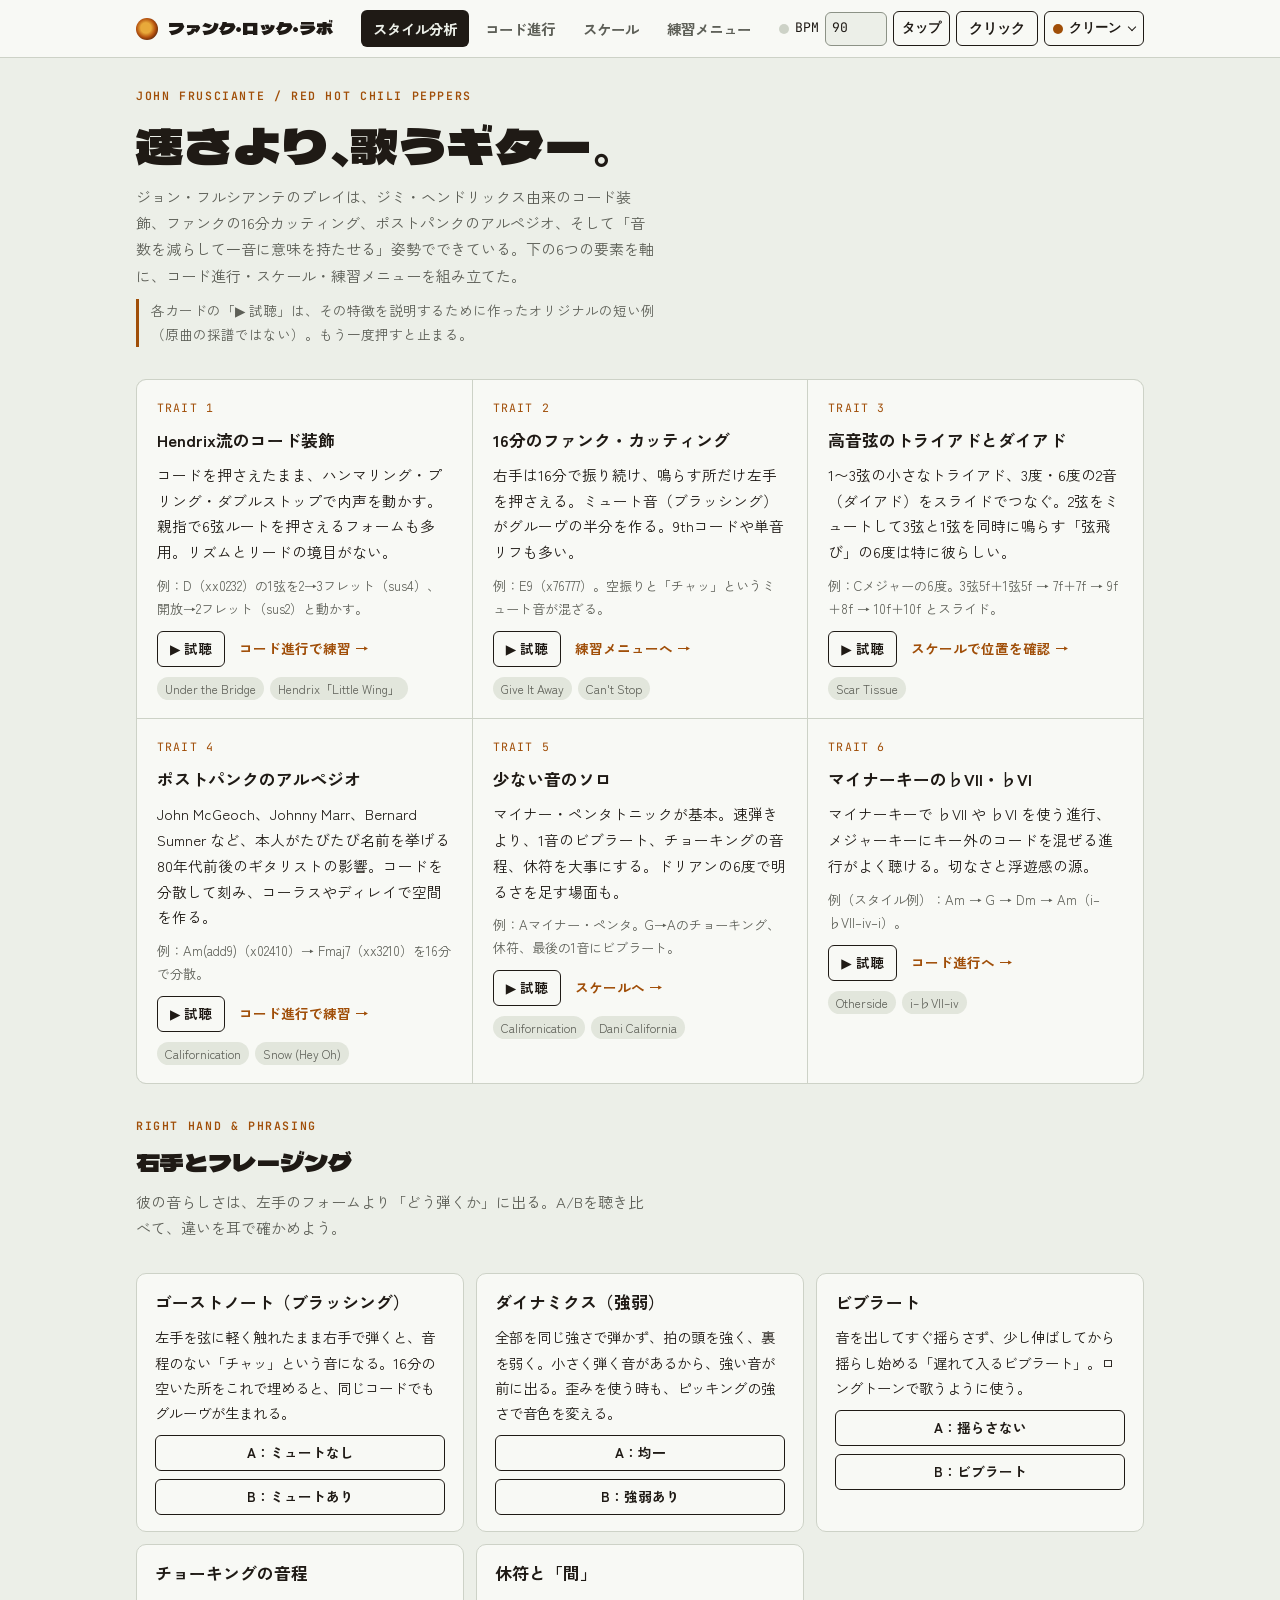
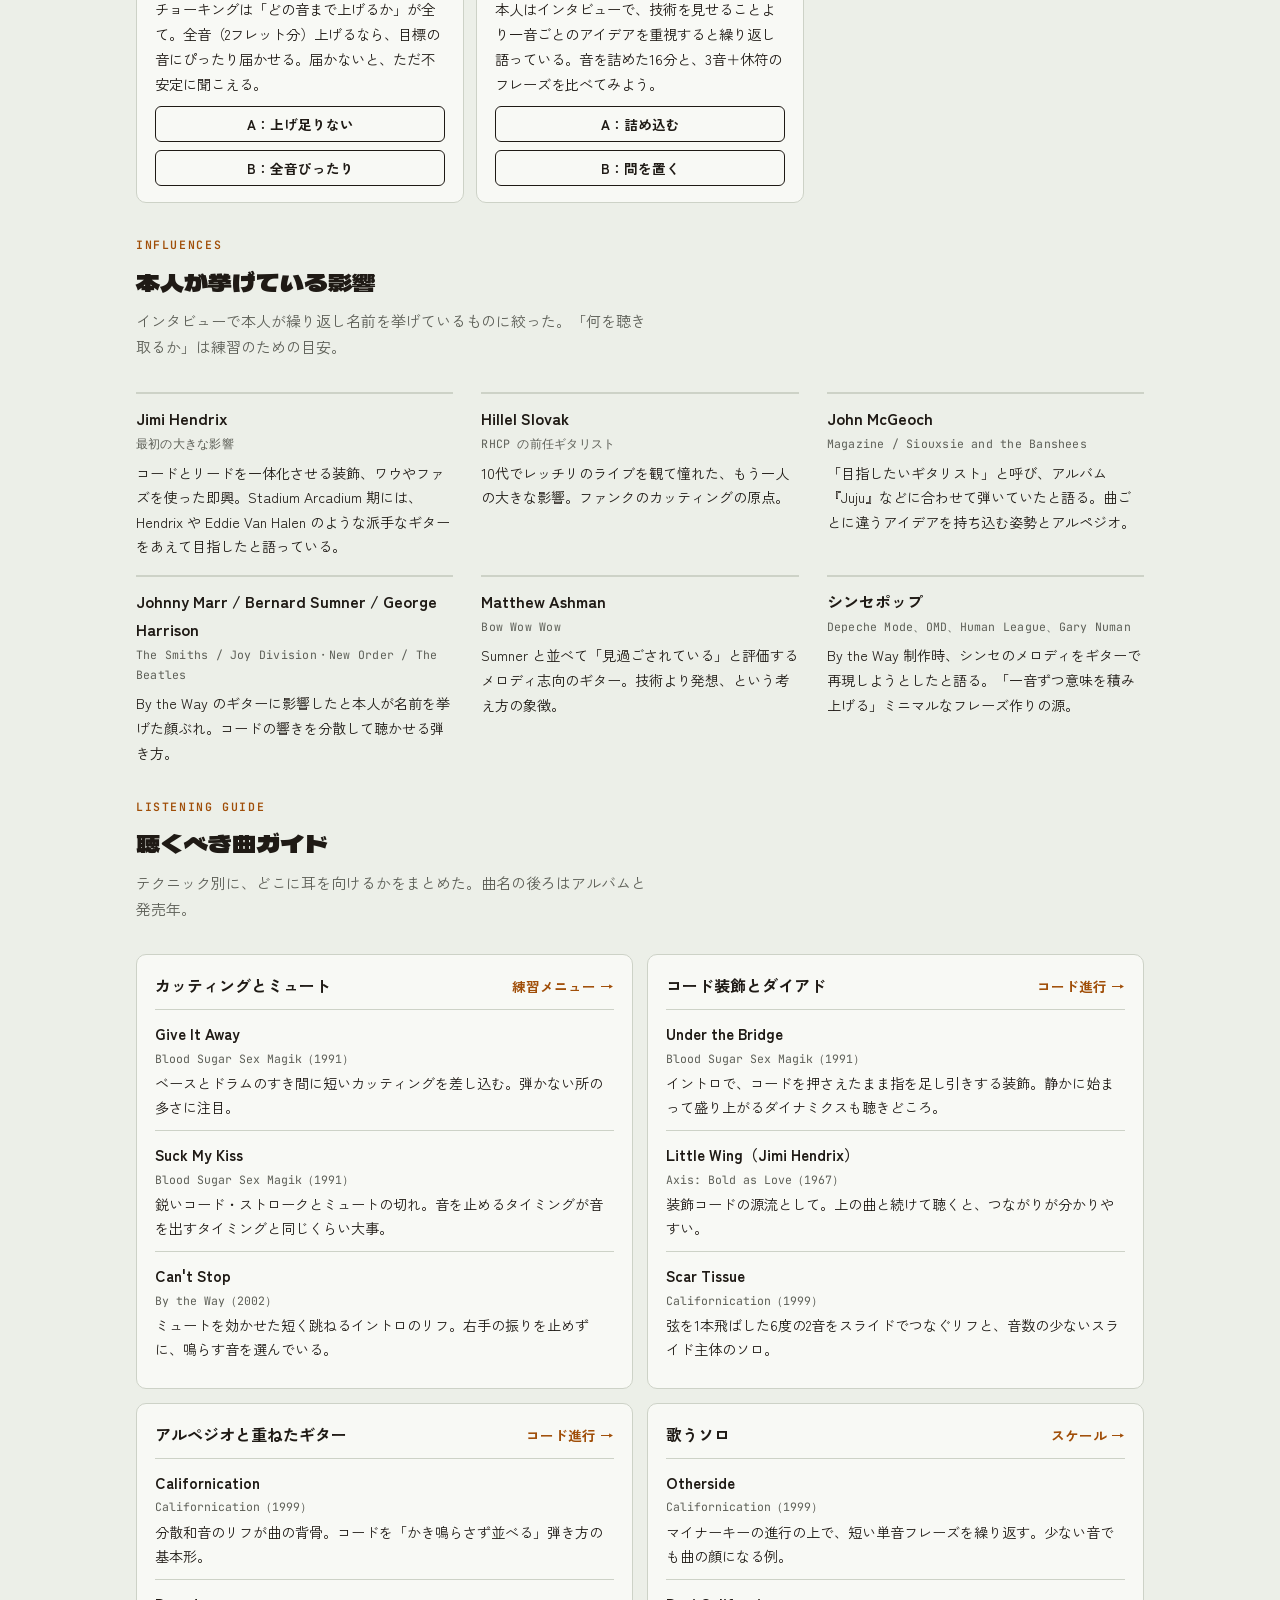
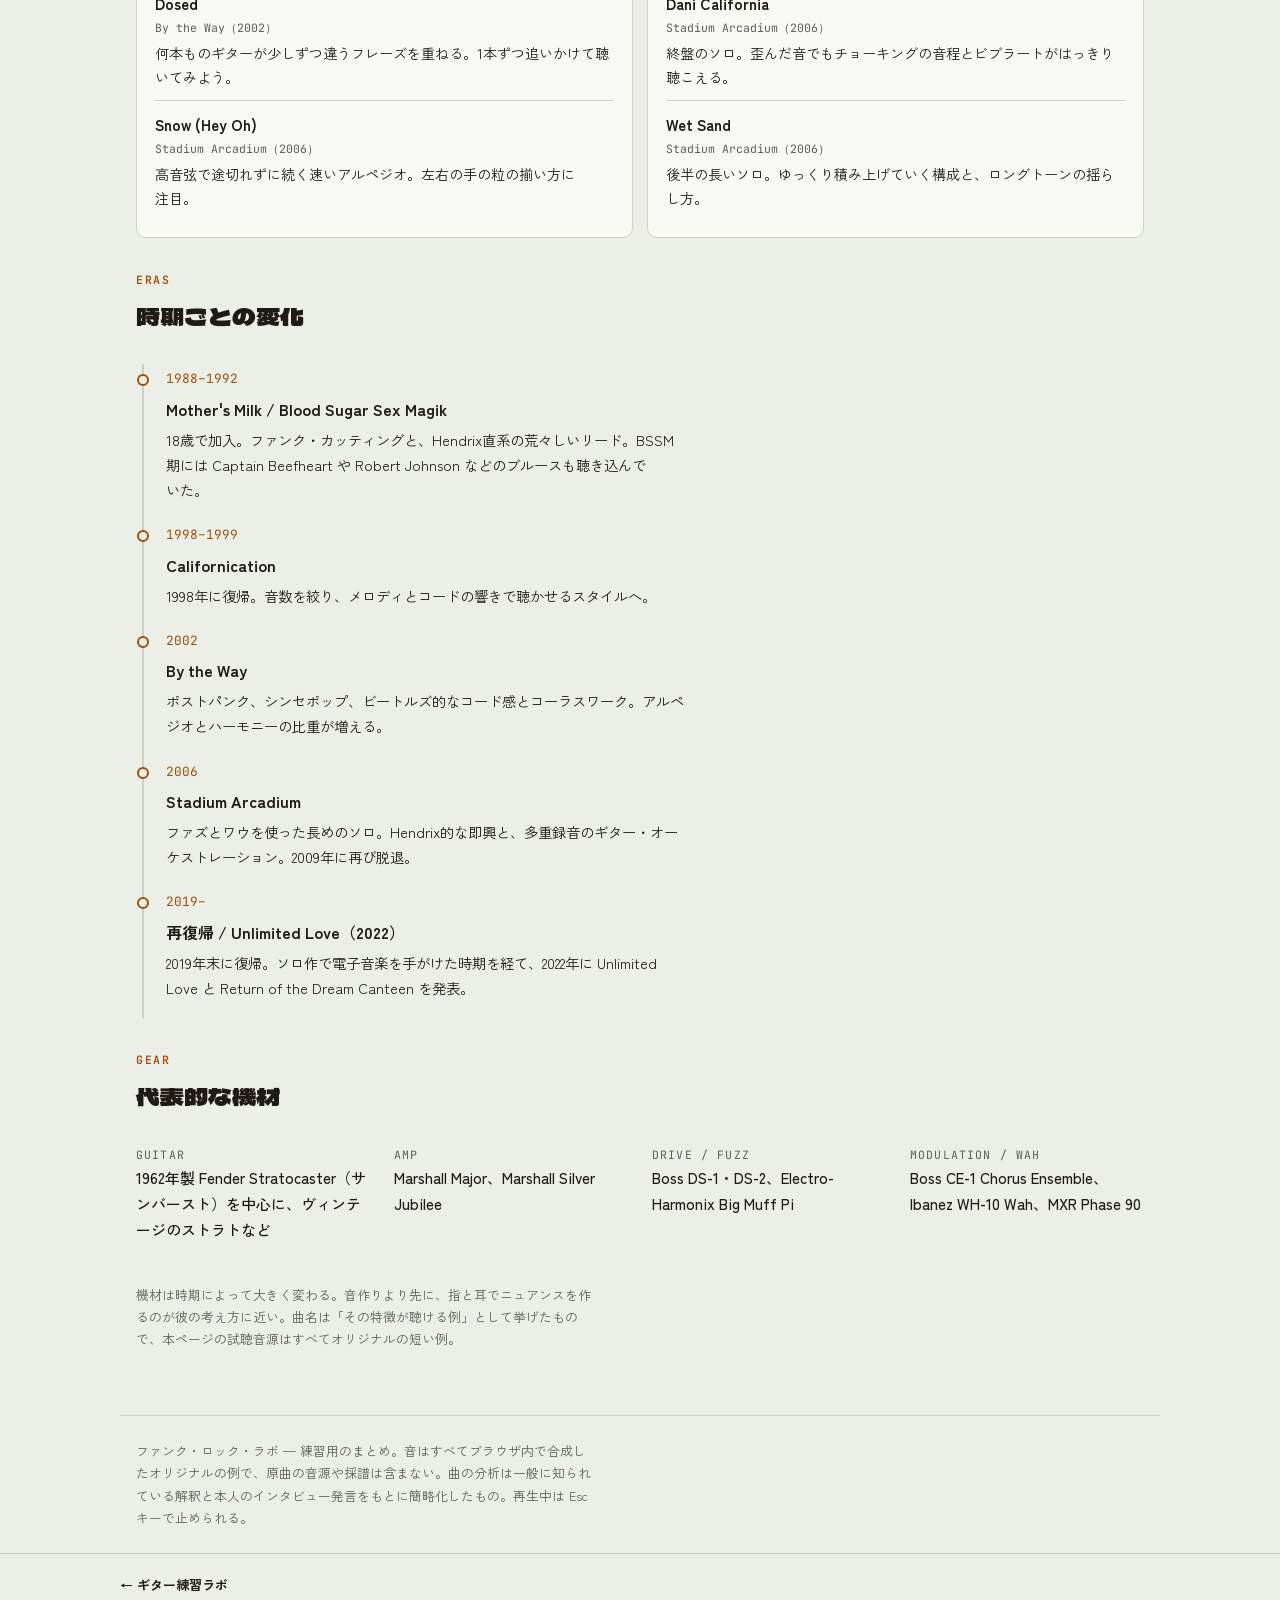
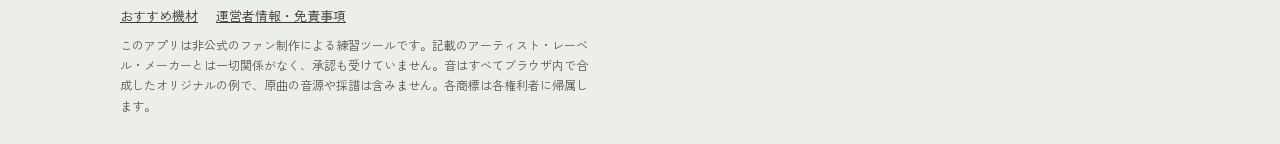
<file: apps/funk-rock/index.html>
<!doctype html><html lang="ja" data-app data-base="../../"><head><meta charset="utf-8"><meta name=viewport content="width=device-width,initial-scale=1,viewport-fit=cover"><style>:root{color-scheme:light;box-sizing:border-box;padding-top:env(safe-area-inset-top,0px);padding-bottom:env(safe-area-inset-bottom,0px)}html{scroll-padding-top:env(safe-area-inset-top,0px)}body{margin:0;padding:0;font:14px -apple-system,BlinkMacSystemFont,sans-serif;background:#fff;color:#000}img{max-width:100%}[hidden]:not([hidden=until-found i]){display:none!important}</style><title>ファンク・ロック・ラボ｜ギター練習ラボ</title>
<meta name="description" content="ファンク・カッティング、コード装飾、アルペジオ、歌うソロなど、90〜2000年代ファンク・ロックのギター奏法を練習できる無料アプリ。">
<meta property="og:title" content="ファンク・ロック・ラボ｜ギター練習ラボ">
<meta property="og:description" content="ファンク・カッティング、コード装飾、アルペジオ、歌うソロなど、90〜2000年代ファンク・ロックのギター奏法を練習できる無料アプリ。">
<link rel="stylesheet" href="../../assets/appbar.css">
</head><body>
<meta name="claude:viewport-fit-sides" content="cover">
<link rel="preconnect" href="https://fonts.googleapis.com">
<link rel="preconnect" href="https://fonts.gstatic.com" crossorigin>
<link rel="stylesheet" href="https://fonts.googleapis.com/css2?family=Dela+Gothic+One&family=Zen+Kaku+Gothic+New:wght@400;500;700&family=JetBrains+Mono:wght@400;600&display=swap">
<style>
/* Layout: a practice bench. Sticky header carries the tabs and a metronome; each tab is one tool on a rosewood fretboard motif. Sunburst Strat palette. */
:root{
  --bg:#ECEFE8;          /* aged mint pickguard */
  --surface:#F8F9F5;
  --fg:#1F1A15;
  --muted:#5D5F57;
  --line:#CDD2C7;
  --line-strong:#8C9286; /* control borders (>=3:1 on surface) */
  --accent:#A04E08;      /* sunburst amber (darkened for 4.5:1 text contrast on bg/surface) */
  --accent-strong:#8A3E06;
  --accent2:#7C2C12;     /* sunburst edge */
  --on-accent:#FFF8EE;   /* text on --accent / --accent-strong */
  --chip:#E2E6DC;
  --blue:#2F5E8A;
  --wood:#3B2519; --wood2:#2E1C12; --fretwire:#B9B3A6; --string:#D8CFC0; --inlay:#E9E1CF;
  --display:"Dela Gothic One","Zen Kaku Gothic New",system-ui,sans-serif;
  --body:"Zen Kaku Gothic New","Hiragino Sans","Noto Sans JP",system-ui,sans-serif;
  --mono:"JetBrains Mono",ui-monospace,Menlo,Consolas,monospace;
  --radius:10px;
  --gap:clamp(20px,4vw,32px);
  color-scheme:light;
}
@media (prefers-color-scheme: dark){:root:not([data-theme="light"]){
  --bg:#15110E;--surface:#1F1814;--fg:#EEE6D9;--muted:#ADA292;--line:#3A2F27;--line-strong:#7A6858;
  --accent:#E79A3A;--accent-strong:#F2B25E;--accent2:#D0603A;--on-accent:#1A0E04;--chip:#2A211B;--blue:#7FAEDB;color-scheme:dark}}
:root[data-theme="dark"]{
  --bg:#15110E;--surface:#1F1814;--fg:#EEE6D9;--muted:#ADA292;--line:#3A2F27;--line-strong:#7A6858;
  --accent:#E79A3A;--accent-strong:#F2B25E;--accent2:#D0603A;--on-accent:#1A0E04;--chip:#2A211B;--blue:#7FAEDB;color-scheme:dark}

*,*::before,*::after{box-sizing:border-box}
[hidden]{display:none!important}  /* section.view sets display:grid, which would otherwise override the hidden attribute */
html{-webkit-text-size-adjust:100%;text-size-adjust:100%;scroll-padding-top:120px}
body{margin:0;background:var(--bg);color:var(--fg);font-family:var(--body);font-size:15px;line-height:1.75;overflow-wrap:anywhere;-webkit-font-smoothing:antialiased}
body::before{content:"";position:fixed;inset:0 0 auto;height:env(safe-area-inset-top,0px);z-index:10;background:var(--surface)}
::selection{background:var(--accent);color:var(--on-accent)}
.wrap{max-width:1040px;margin:0 auto;padding-left:max(16px,env(safe-area-inset-left,0px));padding-right:max(16px,env(safe-area-inset-right,0px))}
h1,h2,h3{text-wrap:balance;margin:0}
h1{font-family:var(--display);font-weight:400;font-size:clamp(1.9rem,6vw,3rem);line-height:1.2;letter-spacing:.01em}
h2{font-family:var(--display);font-weight:400;font-size:clamp(1.3rem,4vw,1.5rem);line-height:1.35}
h3{font-size:1.05rem;font-weight:700;line-height:1.45}
p{margin:0;max-width:65ch;text-wrap:pretty}
a{color:var(--accent)}
img,svg{max-width:100%}
.eyebrow{font-family:var(--mono);font-size:.72rem;letter-spacing:.14em;text-transform:uppercase;color:var(--accent);font-weight:600}
.muted{color:var(--muted)}
button,select,input{font:inherit;color:inherit}
button{touch-action:manipulation}
:focus{outline:none}
:focus-visible{outline:3px solid var(--accent);outline-offset:2px;border-radius:4px}
input:focus-visible,select:focus-visible{outline-offset:1px}

/* header */
header.top{position:sticky;top:env(safe-area-inset-top,0px);z-index:5;background:var(--surface);border-bottom:1px solid var(--line)}
.topbar{display:flex;flex-wrap:wrap;align-items:center;gap:8px 16px;padding-block:10px}
.brand{font-family:var(--display);font-size:1.05rem;display:flex;align-items:center;gap:10px;margin-right:auto;white-space:nowrap}
.burst{width:22px;height:22px;flex:none;border-radius:50%;background:radial-gradient(circle at 45% 45%,#E8A93A 0 30%,#B5520F 55%,#3A1508 85%)}
nav.tabs{display:flex;gap:4px;overflow-x:auto;scrollbar-width:none;max-width:100%;padding:3px;margin:-3px}
nav.tabs::-webkit-scrollbar{display:none}
nav.tabs a{padding:6px 12px;border-radius:6px;color:var(--muted);text-decoration:none;font-weight:700;font-size:.9rem;white-space:nowrap;min-height:36px;display:inline-flex;align-items:center}
nav.tabs a[aria-current="page"]{background:var(--fg);color:var(--bg)}
nav.tabs a:hover{color:var(--fg);background:var(--chip)}
nav.tabs a[aria-current="page"]:hover{background:var(--fg);color:var(--bg)}
.metro{display:flex;align-items:center;gap:6px;font-family:var(--mono);font-size:.82rem}
.metro input{width:62px;padding:4px 6px;border:1px solid var(--line-strong);border-radius:6px;background:var(--bg);font-variant-numeric:tabular-nums;min-height:34px}
.led{width:10px;height:10px;border-radius:50%;background:var(--line);flex:none}
.led.on{background:var(--accent)}
.led.down{background:var(--accent2)}
@media (max-width:560px){
  .topbar{gap:8px 10px}
  nav.tabs{order:3;flex:1 0 100%}
  nav.tabs a{flex:1 0 auto;justify-content:center;padding:6px 10px;font-size:.85rem}
}

.btn{border:1px solid var(--fg);background:transparent;border-radius:6px;padding:5px 12px;min-height:34px;cursor:pointer;font-weight:700;font-size:.85rem;display:inline-flex;align-items:center;gap:6px;transition:background-color .12s,color .12s}
.btn:hover{background:var(--chip)}
.btn:active{transform:translateY(1px)}
.btn.primary{background:var(--accent);border-color:var(--accent);color:var(--on-accent)}
.btn.primary:hover{background:var(--accent-strong);border-color:var(--accent-strong)}
.btn[aria-pressed="true"]{background:var(--fg);color:var(--bg)}
.btn:disabled{opacity:.5;cursor:not-allowed}

main{padding-block:28px 64px}
section.view{display:grid;gap:var(--gap)}
section.view>*{min-width:0}
.intro{display:grid;gap:10px}

footer{font-size:.8rem;color:var(--muted);padding-block:24px calc(24px + env(safe-area-inset-bottom,0px));border-top:1px solid var(--line)}

@media (prefers-reduced-motion:reduce){
  html{scroll-behavior:auto}
  *,*::before,*::after{transition-duration:.01ms!important;animation-duration:.01ms!important;animation-iteration-count:1!important}
  .btn:active{transform:none}
}
@media (forced-colors:active){.btn[aria-pressed="true"],nav.tabs a[aria-current="page"]{outline:2px solid CanvasText}}
section.view:focus{outline:none}
/* analysis */
.ana-hint{font-size:.85rem;color:var(--muted);border-left:3px solid var(--accent);padding-left:12px}
.traits{display:grid;grid-template-columns:repeat(auto-fit,minmax(min(100%,280px),1fr));gap:1px;background:var(--line);border:1px solid var(--line);border-radius:var(--radius);overflow:hidden}
.trait{background:var(--surface);padding:18px 20px;display:grid;gap:10px;align-content:start;min-width:0}
.trait .k{font-family:var(--mono);font-size:.72rem;color:var(--accent);letter-spacing:.1em}
.trait p{font-size:.92rem}
.trait .ex-note,.tc .ex-note{font-size:.82rem;color:var(--muted);font-family:var(--body)}
.tags{display:flex;flex-wrap:wrap;gap:6px}
.tag{font-size:.75rem;padding:1px 8px;border-radius:99px;background:var(--chip);color:var(--muted)}

.demo-row{display:flex;flex-wrap:wrap;align-items:center;gap:8px 14px}
.btn.demo{min-height:36px}
.btn.demo[aria-pressed="true"]::after{content:"";width:8px;height:8px;border-radius:50%;background:var(--accent);margin-left:2px}
.go{font-size:.85rem;font-weight:700;color:var(--accent);text-decoration:none;display:inline-flex;align-items:center;gap:4px;padding:4px 0}
.go::after{content:"→";transition:transform .15s}
.go:hover{text-decoration:underline;text-underline-offset:3px}
.go:hover::after{transform:translateX(2px)}

.tech{display:grid;grid-template-columns:repeat(auto-fit,minmax(min(100%,300px),1fr));gap:12px}
.tc{border:1px solid var(--line);border-radius:var(--radius);background:var(--surface);padding:16px 18px;display:grid;gap:10px;align-content:start;min-width:0}
.tc p{font-size:.9rem}
.tc .ab .btn{flex:1 1 140px;justify-content:center}

.infl{list-style:none;margin:0;padding:0;display:grid;grid-template-columns:repeat(auto-fit,minmax(min(100%,300px),1fr));gap:16px 28px}
.infl li{display:grid;gap:2px;align-content:start;border-top:2px solid var(--line);padding-top:10px;min-width:0}
.infl b{font-size:1rem}
.infl .who{font-family:var(--mono);font-size:.72rem;color:var(--muted);letter-spacing:.02em}
.infl p{font-size:.88rem;margin-top:4px}

.guide{display:grid;grid-template-columns:repeat(auto-fit,minmax(min(100%,420px),1fr));gap:14px}
.g-group{border:1px solid var(--line);border-radius:var(--radius);background:var(--surface);padding:16px 18px;display:grid;grid-template-columns:1fr auto;gap:6px 12px;align-items:baseline;align-content:start;min-width:0}
.g-group h3{font-size:1rem}
.g-group ul{grid-column:1/-1;list-style:none;margin:0;padding:0;display:grid}
.g-group li{padding:10px 0;border-top:1px solid var(--line);display:grid;gap:2px}
.g-group li b{font-size:.95rem}
.g-group .alb{font-family:var(--mono);font-size:.72rem;color:var(--muted)}
.g-group li p{font-size:.88rem}

.timeline{list-style:none;margin:0 0 0 6px;padding:0;display:grid;gap:0;border-left:2px solid var(--line)}
.era{position:relative;padding:4px 0 18px 22px;display:grid;gap:4px}
.era::before{content:"";position:absolute;left:-7px;top:10px;width:12px;height:12px;border-radius:50%;background:var(--bg);border:2px solid var(--accent)}
.era .yr{font-family:var(--mono);font-size:.8rem;color:var(--accent);font-variant-numeric:tabular-nums}
.era b{font-size:1rem}
.era p{font-size:.9rem}
.gear{display:grid;grid-template-columns:repeat(auto-fit,minmax(min(100%,220px),1fr));gap:10px 24px;margin:0}
.gear dt{font-family:var(--mono);font-size:.72rem;letter-spacing:.1em;color:var(--muted);text-transform:uppercase}
.gear dd{margin:0 0 8px;font-weight:500}
@media (max-width:480px){.trait,.tc,.g-group{padding:14px 14px}}
/* progressions */
.prog-layout{display:grid;grid-template-columns:minmax(0,300px) minmax(0,1fr);gap:24px;align-items:start}
@media (max-width:760px){.prog-layout{grid-template-columns:1fr}}
.prog-list{display:grid;gap:6px}
.prog-item{text-align:left;border:1px solid var(--line);background:var(--surface);border-radius:8px;padding:10px 14px;cursor:pointer;display:grid;gap:2px}
.prog-item .roman{font-family:var(--mono);font-size:.85rem;font-weight:600}
.prog-item .song{font-size:.8rem;color:var(--muted)}
.prog-item[aria-selected="true"]{border-color:var(--accent);box-shadow:inset 3px 0 0 var(--accent)}
.prog-detail{display:grid;gap:16px;min-width:0}
.chord-row{display:flex;flex-wrap:wrap;gap:12px}
.chord{display:grid;justify-items:center;gap:2px;padding:8px 6px 6px;border-radius:8px;border:1px solid transparent;cursor:pointer;background:none}
.chord.now{border-color:var(--accent);background:var(--chip)}
.chord .nm{font-weight:700;font-size:1rem}
.chord .rn{font-family:var(--mono);font-size:.72rem;color:var(--muted)}
.chord svg{display:block}
.controls{display:flex;flex-wrap:wrap;gap:8px;align-items:center}
.controls label{font-size:.85rem;color:var(--muted)}
.controls select,.controls input[type=number]{border:1px solid var(--line);background:var(--surface);border-radius:6px;padding:4px 8px}
.note-box{border-left:3px solid var(--accent);padding:4px 0 4px 14px;display:grid;gap:6px}
.note-box p{font-size:.93rem}
.disclaimer{font-size:.8rem;color:var(--muted)}

/* transpose / voicing / playback / solo guide */
#v-chords .chord .vc{font-size:.66rem;color:var(--muted);line-height:1.3;text-align:center;max-width:84px}
#v-chords .chord-row{gap:8px}
.ch-opts{display:flex;flex-wrap:wrap;gap:12px 24px;align-items:flex-end}
.ch-field{display:grid;gap:4px}
.ch-field>label,.ch-flabel{font-size:.8rem;color:var(--muted)}
.ch-keyrow{display:flex;gap:4px;align-items:center}
.ch-keyrow select{border:1px solid var(--line);background:var(--surface);border-radius:6px;padding:4px 8px;min-width:0}
.ch-step{padding:4px 10px;min-width:34px;justify-content:center}
.ch-seg{display:inline-flex;border:1px solid var(--fg);border-radius:6px;overflow:hidden}
.ch-seg button{border:0;background:transparent;padding:5px 12px;font-weight:700;font-size:.85rem;cursor:pointer}
.ch-seg button+button{border-left:1px solid var(--fg)}
.ch-seg button[aria-pressed="true"]{background:var(--fg);color:var(--bg)}
.ch-legend{font-size:.82rem;color:var(--muted)}
.ch-orn{display:inline-block;width:11px;height:11px;border-radius:50%;border:2px solid var(--accent);vertical-align:-1px;margin-right:6px}
.ch-check{display:inline-flex;align-items:center;gap:4px}
.ch-progress{display:flex;flex-wrap:wrap;align-items:center;gap:6px 12px}
.ch-bars{display:flex;gap:4px;flex:1 1 200px;min-width:0}
.ch-bar{flex:1;height:8px;border-radius:4px;background:var(--chip);overflow:hidden;border:1px solid var(--line)}
.ch-bar i{display:block;height:100%;width:0;background:var(--accent)}
.ch-bar.now{border-color:var(--accent)}
.ch-pos{font-family:var(--mono);font-size:.78rem;color:var(--muted);font-variant-numeric:tabular-nums}
.ch-guide{border:1px solid var(--line);background:var(--surface);border-radius:10px;padding:14px 16px;display:grid;gap:8px;min-width:0}
.ch-ghead{display:grid;gap:2px}
.ch-ghead .muted{font-weight:400;font-size:.9rem}
.ch-gscale,.ch-gtip{font-size:.88rem}
.ch-tones{display:flex;flex-wrap:wrap;gap:6px}
.ch-tone{display:inline-flex;align-items:baseline;gap:4px;padding:2px 10px;border-radius:999px;font-weight:700;font-size:.92rem;border:1px solid var(--accent)}
.ch-tone small{font-family:var(--mono);font-size:.7rem;font-weight:600;color:var(--muted)}
.ch-tone.in{background:var(--chip)}
.ch-tone.out{border-color:var(--blue);border-style:dashed}
.ch-fb{overflow-x:auto;min-width:0}
.ch-fb svg{display:block;width:100%;min-width:340px;height:auto}
.ch-gleg{font-size:.75rem;color:var(--muted);display:flex;flex-wrap:wrap;gap:4px 12px;align-items:center}
.ch-dot{display:inline-block;width:10px;height:10px;border-radius:50%;vertical-align:-1px;margin-right:4px}
.ch-dot.in{background:var(--accent)}.ch-dot.out{background:var(--blue)}.ch-dot.sc{background:var(--muted);width:7px;height:7px}
@media (max-width:480px){#v-chords .chord svg{width:80px;height:86px}#v-chords .chord{padding:6px 2px 4px}}
/* scales: fretboard, positions, chord tones, licks */
#v-scales{min-width:0}
.fb-scroll{overflow-x:auto;overscroll-behavior-x:contain;border-radius:8px;max-width:100%;-webkit-overflow-scrolling:touch}
.fb{display:block;min-width:820px;width:100%;height:auto}
.fb.fb-lick{min-width:600px}
.scale-grid{display:grid;grid-template-columns:repeat(auto-fit,minmax(150px,1fr));gap:6px}
.scale-btn{text-align:left;border:1px solid var(--line);background:var(--surface);border-radius:8px;padding:8px 12px;cursor:pointer}
.scale-btn b{display:block;font-size:.9rem}
.scale-btn span{font-family:var(--mono);font-size:.72rem;color:var(--muted)}
.scale-btn[aria-pressed="true"]{border-color:var(--accent);box-shadow:inset 0 -3px 0 var(--accent)}
.legend{display:flex;flex-wrap:wrap;gap:6px 14px;font-size:.8rem;color:var(--muted);align-items:center}
.sw{display:inline-block;width:12px;height:12px;border-radius:50%;vertical-align:-1px;margin-right:4px}
.sw.sw-sc{background:var(--inlay);border:1px solid var(--line)}
.sw.sw-rt{background:var(--accent)}
.sw.sw-hi{background:var(--blue)}
.sw.sw-cr{background:var(--accent2)}
.sw.sw-ct{background:var(--accent)}
.sw.sw-out{background:transparent;border:2px dashed var(--accent)}
.sw.sw-dim{background:var(--inlay);opacity:.4;border:1px solid var(--line)}

/* control panel */
.sc-panel{display:grid;gap:10px;min-width:0}
.sc-row{display:flex;flex-wrap:wrap;gap:8px;align-items:center;min-width:0}
.sc-row[hidden]{display:none}
.sc-row label,.sc-lab{font-size:.85rem;color:var(--muted);min-width:5.5em}
.sc-row label+select{margin-right:8px}
.sc-row select{border:1px solid var(--line);background:var(--surface);border-radius:6px;padding:4px 8px}
.sc-seg{display:flex;flex-wrap:wrap;gap:4px;min-width:0}
.sc-seg .btn{padding:4px 10px}
.sc-chords .btn{font-family:var(--mono);font-weight:600}
.sc-chords .btn small{font-weight:400;font-size:.68rem;opacity:.75}

/* fretboard notes (CSS fills override SVG attributes) */
.fb .nd{cursor:pointer}
.fb .nd circle{fill:var(--inlay);transition:transform .08s}
.fb .nd text{fill:var(--wood2);font-family:var(--mono);font-size:11px;font-weight:600;pointer-events:none}
.fb .nd.rt circle,.fb .nd.ct circle{fill:var(--accent)}
.fb .nd.rt text,.fb .nd.ct text,.fb .nd.hi text,.fb .nd.cr text{fill:var(--bg)}
.fb .nd.hi circle{fill:var(--blue)}
.fb .nd.cr circle{fill:var(--accent2)}
.fb .nd.out circle{fill:var(--wood2);stroke:var(--accent);stroke-width:2;stroke-dasharray:4 3}
.fb .nd.out text{fill:var(--inlay)}
.fb .nd.dim{opacity:.4}
.fb .nd.open circle{stroke:var(--muted);stroke-width:1.5}
.fb .nd circle{transform-box:fill-box;transform-origin:center}
.fb .nd.hit{opacity:1}
.fb .nd.hit circle{stroke:var(--inlay);stroke-width:4;stroke-dasharray:none;transform:scale(1.25)}
.fb .pos-frame{fill:var(--inlay);fill-opacity:.1;stroke:var(--accent);stroke-width:2;stroke-dasharray:6 4}
.fb .fnum{fill:var(--muted);font-family:var(--mono);font-size:12px}
.fb .fnum.in{fill:var(--accent);font-weight:700}

/* licks */
.sc-licks{display:grid;gap:14px;border-top:1px solid var(--line);padding-top:22px;min-width:0}
.lick-list{display:grid;grid-template-columns:repeat(auto-fit,minmax(170px,1fr));gap:6px}
.lick-body{display:grid;gap:10px;border:1px solid var(--line);border-radius:10px;background:var(--surface);padding:16px;min-width:0}
.lick-head{display:flex;flex-wrap:wrap;gap:8px 12px;align-items:center;justify-content:space-between}
.lick-body p{font-size:.92rem}
.sc-tab{overflow-x:auto;background:var(--wood2);border-radius:8px;max-width:100%}
.sc-tab pre{margin:0;padding:12px 16px;font-family:var(--mono);font-size:.85rem;line-height:1.5;color:var(--inlay)}
.sc-tab pre span.hit{background:var(--accent);color:var(--wood2)}
.sc-key{font-size:.78rem!important}
@media (prefers-reduced-motion:reduce){.fb .nd circle{transition:none}.fb .nd.hit circle{transform:none}}
/* practice */
.ex-list{display:grid;gap:16px}
.ex{border:1px solid var(--line);border-radius:10px;background:var(--surface);padding:18px 20px;display:grid;gap:12px;min-width:0;scroll-margin-top:110px}
.ex.rt-on{border-color:var(--accent);box-shadow:inset 3px 0 0 var(--accent)}
.ex-head{display:flex;flex-wrap:wrap;gap:8px 14px;align-items:baseline}
.ex-head h3{margin-right:auto}
.lvl{font-family:var(--mono);font-size:.72rem;letter-spacing:.06em;padding:1px 8px;border-radius:99px;border:1px solid var(--line);color:var(--muted)}
.ex p{font-size:.93rem}
.ex ul{margin:0;padding-left:1.2em;font-size:.92rem}
.ex .controls{display:flex;flex-wrap:wrap;gap:8px;align-items:center}
.hint{font-size:.82rem}
.tab-wrap{position:relative;overflow-x:auto;background:var(--wood2);border-radius:8px}
pre.tab{margin:0;padding:12px 16px;font-family:var(--mono);font-size:.85rem;line-height:1.5;color:var(--inlay);width:max-content}
.tab .tabcell{border-radius:2px;transition:background-color .08s}
.tab .tabcell.cur{background:var(--accent);color:var(--wood2)}
.done{display:flex;align-items:center;gap:10px;flex-wrap:wrap;font-size:.85rem}
.done input{width:18px;height:18px;accent-color:var(--accent)}
.week{display:flex;gap:4px;margin-left:auto;align-items:center}
.week i{width:14px;height:14px;border-radius:3px;background:var(--chip);border:1px solid var(--line)}
.week i.y{background:var(--accent);border-color:var(--accent)}
.week small{font-family:var(--mono);color:var(--muted);margin-right:4px;font-size:.7rem}

/* tempo trainer */
.tempo{display:grid;gap:8px;padding:10px 12px;border:1px solid var(--line);border-radius:8px;background:var(--bg)}
.tempo-now{display:flex;align-items:baseline;flex-wrap:wrap;gap:4px 8px}
.tempo-now b{font-family:var(--mono);font-size:1.6rem;line-height:1;color:var(--accent);font-variant-numeric:tabular-nums}
.tempo-now .unit{font-family:var(--mono);font-size:.75rem;color:var(--muted)}
.tempo-sub{font-size:.8rem;color:var(--muted)}
.tempo-bar{height:4px;border-radius:2px;background:var(--chip);overflow:hidden}
.tempo-bar i{display:block;height:100%;background:var(--accent);width:0}
.tempo-row{display:flex;flex-wrap:wrap;gap:6px 12px;align-items:center}
.tempo-set{font-size:.8rem;color:var(--muted)}
.tempo-set label{display:inline-flex;align-items:center;gap:4px;white-space:nowrap}
.tempo-set input[type=number]{width:3.6em;padding:2px 4px;border:1px solid var(--line);border-radius:5px;background:var(--surface);font-family:var(--mono);font-size:.82rem;color:var(--fg)}
.tempo-set input[type=checkbox]{accent-color:var(--accent);width:16px;height:16px;margin:0}

/* ear quiz */
.quiz{display:grid;gap:10px}
.qlv{display:flex;flex-wrap:wrap;gap:6px}
.qlv .btn small{font-weight:400;font-size:.72rem;opacity:.8}
.qpad{display:grid;grid-template-columns:repeat(8,minmax(0,1fr));gap:4px;max-width:640px}
.qn{border:1px solid var(--line);border-radius:6px;background:var(--bg);cursor:pointer;padding:6px 2px;display:grid;justify-items:center;line-height:1.2;font-weight:700;font-family:var(--mono)}
.qn small{font-weight:400;font-size:.62rem;color:var(--muted);font-family:var(--body)}
.qn:hover{background:var(--chip)}
.qn:active{border-color:var(--accent)}
.qrow{display:flex;flex-wrap:wrap;gap:8px;align-items:center}
.qpicks{display:flex;flex-wrap:wrap;gap:4px;margin-right:auto;min-height:30px}
.qp{min-width:30px;height:30px;padding:0 4px;display:grid;place-items:center;border:1px dashed var(--line);border-radius:5px;font-family:var(--mono);font-size:.85rem}
.qp.ok{border:1px solid var(--accent);background:var(--accent);color:var(--wood2)}
.qp.ng{border:1px solid var(--accent2);color:var(--accent2);text-decoration:line-through}
.qmsg{font-size:.88rem}
.qscore{font-size:.82rem;color:var(--muted);display:flex;flex-wrap:wrap;gap:4px 8px;align-items:center}
.qscore b{color:var(--fg);font-family:var(--mono)}
.linkish{border:0;background:none;padding:0;color:var(--muted);text-decoration:underline;cursor:pointer;font-size:.8rem}

/* routine */
.routine{display:grid;gap:10px}
.rt-top{display:flex;flex-wrap:wrap;gap:8px 16px;align-items:center}
.streak{font-size:.88rem}
.streak b{font-family:var(--mono);font-size:1.2rem;color:var(--accent);margin-right:2px}
.rt-bar{position:sticky;bottom:10px;z-index:4;display:grid;grid-template-columns:1fr auto;gap:8px 14px;align-items:center;padding:12px 14px;border:1px solid var(--accent);border-radius:10px;background:var(--surface);box-shadow:0 6px 20px color-mix(in srgb,var(--fg) 18%,transparent)}
.rt-bar[hidden]{display:none}
.rt-info{display:grid;gap:2px;min-width:0}
.rt-info small{font-family:var(--mono);font-size:.72rem;color:var(--muted)}
.rt-info b{font-size:.95rem;line-height:1.4}
.rt-links{display:flex;flex-wrap:wrap;gap:4px 10px;font-size:.8rem}
.rt-links a{color:var(--accent)}
.rt-clock{font-family:var(--mono);font-size:2rem;font-weight:700;line-height:1;font-variant-numeric:tabular-nums}
.rt-bar.paused .rt-clock{color:var(--muted)}
.rt-prog{grid-column:1/-1;height:4px;border-radius:2px;background:var(--chip);overflow:hidden}
.rt-prog i{display:block;height:100%;width:0;background:var(--accent)}
.rt-btns{grid-column:1/-1;display:flex;flex-wrap:wrap;gap:6px}

.grid16{display:grid;grid-template-columns:repeat(16,minmax(0,1fr));gap:3px;max-width:640px}
.step{aspect-ratio:1/1.3;max-width:100%;border:1px solid var(--line);border-radius:4px;background:var(--bg);cursor:pointer;display:grid;place-items:center;font-family:var(--mono);font-size:.62rem;color:var(--muted);padding:0}
.step.ring{background:var(--accent);border-color:var(--accent);color:var(--wood2);font-weight:600}
.step.beat{border-color:var(--muted)}
.step.cur{outline:2px solid var(--fg);outline-offset:1px}
.count{display:grid;grid-template-columns:repeat(16,minmax(0,1fr));gap:3px;max-width:640px;font-family:var(--mono);font-size:.65rem;color:var(--muted);text-align:center}

.plan{display:grid;grid-template-columns:repeat(auto-fit,minmax(200px,1fr));gap:10px}
.plan div{border-top:2px solid var(--accent);padding-top:8px;font-size:.88rem}
.plan b{font-family:var(--mono);font-size:.8rem;display:block;color:var(--accent)}
footer{font-size:.8rem;color:var(--muted);padding-block:24px;border-top:1px solid var(--line)}
@media (max-width:520px){
  .ex{padding:14px 12px}
  .qpad{grid-template-columns:repeat(4,minmax(0,1fr))}
  .rt-clock{font-size:1.6rem}
  pre.tab{font-size:.78rem;padding:10px 12px}
  .rt-bar{padding:8px 10px;gap:4px 10px;bottom:6px}
  .rt-info b{font-size:.85rem}
  .rt-btns .btn{padding:3px 9px;font-size:.78rem}
}
@media (prefers-reduced-motion:reduce){*{transition:none!important;animation:none!important}}
.arp-lab{display:flex;flex-wrap:wrap;gap:8px 14px;align-items:center;padding:12px 14px;border:1px solid var(--line);border-radius:8px;background:var(--bg)}
.arp-row{display:flex;align-items:center;gap:8px;min-width:0}
.arp-row label{font-size:.82rem;color:var(--muted);white-space:nowrap}
.arp-row select{max-width:100%;min-width:0;border:1px solid var(--line-strong,var(--line));background:var(--surface);border-radius:6px;padding:4px 8px}
.arp-desc{flex-basis:100%;font-size:.86rem;margin:0}
@media (max-width:480px){.arp-row{flex-basis:100%}.arp-row select{flex:1}}
/* header: tap / sound panel */
.metro{flex-wrap:wrap;position:relative}
.btn-s{padding:5px 8px;font-size:.8rem}
.snd{position:relative}
.snd>summary{list-style:none;user-select:none;max-width:9.5em;white-space:nowrap}
.snd>summary::-webkit-details-marker{display:none}
.snd>summary::after{content:"";width:6px;height:6px;border-right:1.5px solid currentColor;border-bottom:1.5px solid currentColor;transform:translateY(-2px) rotate(45deg);margin-left:2px}
.snd[open]>summary::after{transform:translateY(1px) rotate(-135deg)}
.snd-ico{width:10px;height:10px;border-radius:50%;background:var(--accent);flex:none}
.snd-pop{position:absolute;right:0;top:calc(100% + 8px);z-index:6;width:min(280px,calc(100vw - 32px));
  background:var(--surface);color:var(--fg);border:1px solid var(--line);border-radius:10px;padding:12px;
  display:grid;gap:8px;font-family:var(--body);font-size:.88rem;box-shadow:0 8px 24px color-mix(in srgb,var(--fg) 18%,transparent)}
.snd-tones{border:0;margin:0;padding:0;display:grid;gap:4px}
.snd-tones legend{font-family:var(--mono);font-size:.72rem;color:var(--muted);margin-bottom:4px;padding:0}
.snd-tones label{display:flex;align-items:center;gap:8px;padding:5px 8px;border-radius:6px;border:1px solid var(--line);cursor:pointer}
.snd-tones label:has(input:checked){border-color:var(--accent);background:var(--chip)}
.snd-pop input[type=radio],.snd-pop input[type=checkbox]{accent-color:var(--accent);margin:0}
.snd-pop small{color:var(--muted);font-size:.74rem;margin-left:6px}
.snd-row{display:flex;align-items:center;gap:8px;cursor:pointer}
.snd-vol input{flex:1;accent-color:var(--accent);min-width:0}
.snd-row select{padding:3px 6px;border:1px solid var(--line);border-radius:6px;background:var(--bg)}
.snd-sep{height:1px;background:var(--line);margin:2px 0}
.snd-note{font-size:.75rem;color:var(--muted);line-height:1.5}
@media (max-width:480px){.metro{gap:5px}.metro input#bpm{width:52px}}
.metro .snd-pop input[type=radio],.metro .snd-pop input[type=checkbox]{width:16px;height:16px;min-height:0;padding:0;border:0;flex:none}
.metro .snd-pop input[type=range]{width:auto;min-height:0;padding:0;border:0;background:transparent}
</style>

<header class="top">
  <div class="wrap topbar">
    <div class="brand"><span class="burst" aria-hidden="true"></span>ファンク・ロック・ラボ</div>
    <nav class="tabs" aria-label="セクション">
      <a href="#analysis" data-v="analysis">スタイル分析</a>
      <a href="#chords" data-v="chords">コード進行</a>
      <a href="#scales" data-v="scales">スケール</a>
      <a href="#practice" data-v="practice">練習メニュー</a>
    </nav>
    <div class="metro" aria-label="メトロノーム">
      <span class="led" id="led"></span>
      <label for="bpm">BPM</label>
      <input id="bpm" type="number" min="40" max="220" value="90" inputmode="numeric">
      <button class="btn btn-s" id="tapBtn" type="button" title="2回以上タップしてテンポを設定">タップ</button>
      <button class="btn" id="metroBtn" aria-pressed="false">クリック</button>
      <details class="snd" id="sndPanel">
        <summary class="btn btn-s" title="音色・音量・クリック設定"><span class="snd-ico" aria-hidden="true"></span><span id="sndLabel">クリーン</span></summary>
        <div class="snd-pop" role="group" aria-label="音色とクリック設定">
          <fieldset class="snd-tones">
            <legend>音色（全体にかかる）</legend>
            <label><input type="radio" name="tone" value="clean"><span>クリーン</span></label>
            <label><input type="radio" name="tone" value="crunch"><span>クランチ<small>DS-2風</small></span></label>
            <label><input type="radio" name="tone" value="fuzz"><span>ファズ<small>Big Muff風</small></span></label>
          </fieldset>
          <label class="snd-row"><input type="checkbox" id="chorusChk"><span>コーラス<small>CE-1風</small></span></label>
          <label class="snd-row snd-vol"><span>音量</span><input type="range" id="volIn" min="0" max="1" step="0.01" value="0.8"></label>
          <div class="snd-sep"></div>
          <label class="snd-row"><span>拍子</span>
            <select id="beatsSel"><option value="2">2拍</option><option value="3">3拍</option><option value="4" selected>4拍</option><option value="5">5拍</option><option value="6">6拍</option><option value="7">7拍</option></select></label>
          <label class="snd-row"><input type="checkbox" id="subChk"><span>16分クリック</span></label>
          <p class="snd-note">拍子・16分はヘッダーのクリック用。1拍目にアクセントが付く。</p>
        </div>
      </details>
    </div>
  </div>
</header>

<main class="wrap">

<!-- ANALYSIS -->
<section class="view" id="v-analysis" aria-labelledby="ana-title">
  <div class="intro">
    <span class="eyebrow">John Frusciante / Red Hot Chili Peppers</span>
    <h1 id="ana-title">速さより、歌うギター。</h1>
    <p class="muted">ジョン・フルシアンテのプレイは、ジミ・ヘンドリックス由来のコード装飾、ファンクの16分カッティング、ポストパンクのアルペジオ、そして「音数を減らして一音に意味を持たせる」姿勢でできている。下の6つの要素を軸に、コード進行・スケール・練習メニューを組み立てた。</p>
    <p class="ana-hint">各カードの「▶ 試聴」は、その特徴を説明するために作ったオリジナルの短い例（原曲の採譜ではない）。もう一度押すと止まる。</p>
  </div>

  <div class="traits">
    <article class="trait"><span class="k">TRAIT 1</span><h3>Hendrix流のコード装飾</h3>
      <p>コードを押さえたまま、ハンマリング・プリング・ダブルストップで内声を動かす。親指で6弦ルートを押さえるフォームも多用。リズムとリードの境目がない。</p>
      <p class="ex-note">例：D（xx0232）の1弦を2→3フレット（sus4）、開放→2フレット（sus2）と動かす。</p>
      <div class="demo-row"><button class="btn demo" data-demo="hendrix" aria-pressed="false">▶ 試聴</button><a class="go" href="#chords">コード進行で練習</a></div>
      <div class="tags"><span class="tag">Under the Bridge</span><span class="tag">Hendrix「Little Wing」</span></div></article>
    <article class="trait"><span class="k">TRAIT 2</span><h3>16分のファンク・カッティング</h3>
      <p>右手は16分で振り続け、鳴らす所だけ左手を押さえる。ミュート音（ブラッシング）がグルーヴの半分を作る。9thコードや単音リフも多い。</p>
      <p class="ex-note">例：E9（x76777）。空振りと「チャッ」というミュート音が混ざる。</p>
      <div class="demo-row"><button class="btn demo" data-demo="cut" aria-pressed="false">▶ 試聴</button><a class="go" href="#practice">練習メニューへ</a></div>
      <div class="tags"><span class="tag">Give It Away</span><span class="tag">Can't Stop</span></div></article>
    <article class="trait"><span class="k">TRAIT 3</span><h3>高音弦のトライアドとダイアド</h3>
      <p>1〜3弦の小さなトライアド、3度・6度の2音（ダイアド）をスライドでつなぐ。2弦をミュートして3弦と1弦を同時に鳴らす「弦飛び」の6度は特に彼らしい。</p>
      <p class="ex-note">例：Cメジャーの6度。3弦5f＋1弦5f → 7f＋7f → 9f＋8f → 10f＋10f とスライド。</p>
      <div class="demo-row"><button class="btn demo" data-demo="dyad" aria-pressed="false">▶ 試聴</button><a class="go" href="#scales">スケールで位置を確認</a></div>
      <div class="tags"><span class="tag">Scar Tissue</span></div></article>
    <article class="trait"><span class="k">TRAIT 4</span><h3>ポストパンクのアルペジオ</h3>
      <p>John McGeoch、Johnny Marr、Bernard Sumner など、本人がたびたび名前を挙げる80年代前後のギタリストの影響。コードを分散して刻み、コーラスやディレイで空間を作る。</p>
      <p class="ex-note">例：Am(add9)（x02410）→ Fmaj7（xx3210）を16分で分散。</p>
      <div class="demo-row"><button class="btn demo" data-demo="arp" aria-pressed="false">▶ 試聴</button><a class="go" href="#chords">コード進行で練習</a></div>
      <div class="tags"><span class="tag">Californication</span><span class="tag">Snow (Hey Oh)</span></div></article>
    <article class="trait"><span class="k">TRAIT 5</span><h3>少ない音のソロ</h3>
      <p>マイナー・ペンタトニックが基本。速弾きより、1音のビブラート、チョーキングの音程、休符を大事にする。ドリアンの6度で明るさを足す場面も。</p>
      <p class="ex-note">例：Aマイナー・ペンタ。G→Aのチョーキング、休符、最後の1音にビブラート。</p>
      <div class="demo-row"><button class="btn demo" data-demo="solo" aria-pressed="false">▶ 試聴</button><a class="go" href="#scales">スケールへ</a></div>
      <div class="tags"><span class="tag">Californication</span><span class="tag">Dani California</span></div></article>
    <article class="trait"><span class="k">TRAIT 6</span><h3>マイナーキーの♭VII・♭VI</h3>
      <p>マイナーキーで ♭VII や ♭VI を使う進行、メジャーキーにキー外のコードを混ぜる進行がよく聴ける。切なさと浮遊感の源。</p>
      <p class="ex-note">例（スタイル例）：Am → G → Dm → Am（i–♭VII–iv–i）。</p>
      <div class="demo-row"><button class="btn demo" data-demo="prog" aria-pressed="false">▶ 試聴</button><a class="go" href="#chords">コード進行へ</a></div>
      <div class="tags"><span class="tag">Otherside</span><span class="tag">i–♭VII–iv</span></div></article>
  </div>

  <div class="intro"><span class="eyebrow">Right hand &amp; Phrasing</span><h2>右手とフレージング</h2>
    <p class="muted">彼の音らしさは、左手のフォームより「どう弾くか」に出る。A/Bを聴き比べて、違いを耳で確かめよう。</p></div>
  <div class="tech">
    <article class="tc"><h3>ゴーストノート（ブラッシング）</h3>
      <p>左手を弦に軽く触れたまま右手で弾くと、音程のない「チャッ」という音になる。16分の空いた所をこれで埋めると、同じコードでもグルーヴが生まれる。</p>
      <div class="demo-row ab"><button class="btn demo" data-demo="ghost0" aria-pressed="false">A：ミュートなし</button><button class="btn demo" data-demo="ghost1" aria-pressed="false">B：ミュートあり</button></div></article>
    <article class="tc"><h3>ダイナミクス（強弱）</h3>
      <p>全部を同じ強さで弾かず、拍の頭を強く、裏を弱く。小さく弾く音があるから、強い音が前に出る。歪みを使う時も、ピッキングの強さで音色を変える。</p>
      <div class="demo-row ab"><button class="btn demo" data-demo="dyn0" aria-pressed="false">A：均一</button><button class="btn demo" data-demo="dyn1" aria-pressed="false">B：強弱あり</button></div></article>
    <article class="tc"><h3>ビブラート</h3>
      <p>音を出してすぐ揺らさず、少し伸ばしてから揺らし始める「遅れて入るビブラート」。ロングトーンで歌うように使う。</p>
      <div class="demo-row ab"><button class="btn demo" data-demo="vib0" aria-pressed="false">A：揺らさない</button><button class="btn demo" data-demo="vib1" aria-pressed="false">B：ビブラート</button></div></article>
    <article class="tc"><h3>チョーキングの音程</h3>
      <p>チョーキングは「どの音まで上げるか」が全て。全音（2フレット分）上げるなら、目標の音にぴったり届かせる。届かないと、ただ不安定に聞こえる。</p>
      <div class="demo-row ab"><button class="btn demo" data-demo="bend0" aria-pressed="false">A：上げ足りない</button><button class="btn demo" data-demo="bend1" aria-pressed="false">B：全音ぴったり</button></div></article>
    <article class="tc"><h3>休符と「間」</h3>
      <p>本人はインタビューで、技術を見せることより一音ごとのアイデアを重視すると繰り返し語っている。音を詰めた16分と、3音＋休符のフレーズを比べてみよう。</p>
      <div class="demo-row ab"><button class="btn demo" data-demo="space0" aria-pressed="false">A：詰め込む</button><button class="btn demo" data-demo="space1" aria-pressed="false">B：間を置く</button></div></article>
  </div>

  <div class="intro"><span class="eyebrow">Influences</span><h2>本人が挙げている影響</h2>
    <p class="muted">インタビューで本人が繰り返し名前を挙げているものに絞った。「何を聴き取るか」は練習のための目安。</p></div>
  <ul class="infl">
    <li><b>Jimi Hendrix</b><span class="who">最初の大きな影響</span><p>コードとリードを一体化させる装飾、ワウやファズを使った即興。Stadium Arcadium 期には、Hendrix や Eddie Van Halen のような派手なギターをあえて目指したと語っている。</p></li>
    <li><b>Hillel Slovak</b><span class="who">RHCP の前任ギタリスト</span><p>10代でレッチリのライブを観て憧れた、もう一人の大きな影響。ファンクのカッティングの原点。</p></li>
    <li><b>John McGeoch</b><span class="who">Magazine / Siouxsie and the Banshees</span><p>「目指したいギタリスト」と呼び、アルバム『Juju』などに合わせて弾いていたと語る。曲ごとに違うアイデアを持ち込む姿勢とアルペジオ。</p></li>
    <li><b>Johnny Marr / Bernard Sumner / George Harrison</b><span class="who">The Smiths / Joy Division・New Order / The Beatles</span><p>By the Way のギターに影響したと本人が名前を挙げた顔ぶれ。コードの響きを分散して聴かせる弾き方。</p></li>
    <li><b>Matthew Ashman</b><span class="who">Bow Wow Wow</span><p>Sumner と並べて「見過ごされている」と評価するメロディ志向のギター。技術より発想、という考え方の象徴。</p></li>
    <li><b>シンセポップ</b><span class="who">Depeche Mode、OMD、Human League、Gary Numan</span><p>By the Way 制作時、シンセのメロディをギターで再現しようとしたと語る。「一音ずつ意味を積み上げる」ミニマルなフレーズ作りの源。</p></li>
  </ul>

  <div class="intro"><span class="eyebrow">Listening Guide</span><h2>聴くべき曲ガイド</h2>
    <p class="muted">テクニック別に、どこに耳を向けるかをまとめた。曲名の後ろはアルバムと発売年。</p></div>
  <div class="guide">
    <div class="g-group"><h3>カッティングとミュート</h3><a class="go" href="#practice">練習メニュー</a>
      <ul>
        <li><b>Give It Away</b><span class="alb">Blood Sugar Sex Magik（1991）</span><p>ベースとドラムのすき間に短いカッティングを差し込む。弾かない所の多さに注目。</p></li>
        <li><b>Suck My Kiss</b><span class="alb">Blood Sugar Sex Magik（1991）</span><p>鋭いコード・ストロークとミュートの切れ。音を止めるタイミングが音を出すタイミングと同じくらい大事。</p></li>
        <li><b>Can't Stop</b><span class="alb">By the Way（2002）</span><p>ミュートを効かせた短く跳ねるイントロのリフ。右手の振りを止めずに、鳴らす音を選んでいる。</p></li>
      </ul></div>
    <div class="g-group"><h3>コード装飾とダイアド</h3><a class="go" href="#chords">コード進行</a>
      <ul>
        <li><b>Under the Bridge</b><span class="alb">Blood Sugar Sex Magik（1991）</span><p>イントロで、コードを押さえたまま指を足し引きする装飾。静かに始まって盛り上がるダイナミクスも聴きどころ。</p></li>
        <li><b>Little Wing（Jimi Hendrix）</b><span class="alb">Axis: Bold as Love（1967）</span><p>装飾コードの源流として。上の曲と続けて聴くと、つながりが分かりやすい。</p></li>
        <li><b>Scar Tissue</b><span class="alb">Californication（1999）</span><p>弦を1本飛ばした6度の2音をスライドでつなぐリフと、音数の少ないスライド主体のソロ。</p></li>
      </ul></div>
    <div class="g-group"><h3>アルペジオと重ねたギター</h3><a class="go" href="#chords">コード進行</a>
      <ul>
        <li><b>Californication</b><span class="alb">Californication（1999）</span><p>分散和音のリフが曲の背骨。コードを「かき鳴らさず並べる」弾き方の基本形。</p></li>
        <li><b>Dosed</b><span class="alb">By the Way（2002）</span><p>何本ものギターが少しずつ違うフレーズを重ねる。1本ずつ追いかけて聴いてみよう。</p></li>
        <li><b>Snow (Hey Oh)</b><span class="alb">Stadium Arcadium（2006）</span><p>高音弦で途切れずに続く速いアルペジオ。左右の手の粒の揃い方に注目。</p></li>
      </ul></div>
    <div class="g-group"><h3>歌うソロ</h3><a class="go" href="#scales">スケール</a>
      <ul>
        <li><b>Otherside</b><span class="alb">Californication（1999）</span><p>マイナーキーの進行の上で、短い単音フレーズを繰り返す。少ない音でも曲の顔になる例。</p></li>
        <li><b>Dani California</b><span class="alb">Stadium Arcadium（2006）</span><p>終盤のソロ。歪んだ音でもチョーキングの音程とビブラートがはっきり聴こえる。</p></li>
        <li><b>Wet Sand</b><span class="alb">Stadium Arcadium（2006）</span><p>後半の長いソロ。ゆっくり積み上げていく構成と、ロングトーンの揺らし方。</p></li>
      </ul></div>
  </div>

  <div class="intro"><span class="eyebrow">Eras</span><h2>時期ごとの変化</h2></div>
  <ol class="timeline">
    <li class="era"><span class="yr">1988–1992</span><b>Mother's Milk / Blood Sugar Sex Magik</b><p>18歳で加入。ファンク・カッティングと、Hendrix直系の荒々しいリード。BSSM 期には Captain Beefheart や Robert Johnson などのブルースも聴き込んでいた。</p></li>
    <li class="era"><span class="yr">1998–1999</span><b>Californication</b><p>1998年に復帰。音数を絞り、メロディとコードの響きで聴かせるスタイルへ。</p></li>
    <li class="era"><span class="yr">2002</span><b>By the Way</b><p>ポストパンク、シンセポップ、ビートルズ的なコード感とコーラスワーク。アルペジオとハーモニーの比重が増える。</p></li>
    <li class="era"><span class="yr">2006</span><b>Stadium Arcadium</b><p>ファズとワウを使った長めのソロ。Hendrix的な即興と、多重録音のギター・オーケストレーション。2009年に再び脱退。</p></li>
    <li class="era"><span class="yr">2019–</span><b>再復帰 / Unlimited Love（2022）</b><p>2019年末に復帰。ソロ作で電子音楽を手がけた時期を経て、2022年に Unlimited Love と Return of the Dream Canteen を発表。</p></li>
  </ol>

  <div class="intro"><span class="eyebrow">Gear</span><h2>代表的な機材</h2></div>
  <dl class="gear">
    <div><dt>Guitar</dt><dd>1962年製 Fender Stratocaster（サンバースト）を中心に、ヴィンテージのストラトなど</dd></div>
    <div><dt>Amp</dt><dd>Marshall Major、Marshall Silver Jubilee</dd></div>
    <div><dt>Drive / Fuzz</dt><dd>Boss DS-1・DS-2、Electro-Harmonix Big Muff Pi</dd></div>
    <div><dt>Modulation / Wah</dt><dd>Boss CE-1 Chorus Ensemble、Ibanez WH-10 Wah、MXR Phase 90</dd></div>
  </dl>
  <p class="disclaimer">機材は時期によって大きく変わる。音作りより先に、指と耳でニュアンスを作るのが彼の考え方に近い。曲名は「その特徴が聴ける例」として挙げたもので、本ページの試聴音源はすべてオリジナルの短い例。</p>
</section>

<!-- CHORDS -->
<section class="view" id="v-chords" hidden>
  <div class="intro">
    <span class="eyebrow">Chord Progressions</span>
    <h2>よく使う進行パターン</h2>
    <p class="muted">進行を選んで「再生」を押すとループで鳴る。キーを変えると、コード名とダイアグラムが押さえやすいフォームで描き直される。コードダイアグラムを押すと、そのコードだけ鳴る。下の「ソロ用ガイド」を見ながら、コードトーンを狙ってソロを弾いてみよう。</p>
  </div>
  <div class="prog-layout">
    <div class="prog-list" id="progList" role="listbox" aria-label="進行一覧"></div>
    <div class="prog-detail">
      <div>
        <span class="eyebrow" id="pKey"></span>
        <h2 id="pTitle"></h2>
      </div>
      <div class="ch-opts">
        <div class="ch-field">
          <label for="chKey">キー（移調）</label>
          <div class="ch-keyrow">
            <button class="btn ch-step" id="chKeyDn" aria-label="半音下げる">−</button>
            <select id="chKey"></select>
            <button class="btn ch-step" id="chKeyUp" aria-label="半音上げる">＋</button>
          </div>
        </div>
        <div class="ch-field">
          <span class="ch-flabel" id="chStyleLbl">ボイシング</span>
          <div class="ch-seg" id="chStyle" role="group" aria-labelledby="chStyleLbl">
            <button data-style="std" aria-pressed="true">標準</button>
            <button data-style="fr" aria-pressed="false">装飾フォーム</button>
          </div>
        </div>
      </div>
      <div class="chord-row" id="chordRow"></div>
      <p class="ch-legend" id="chLegend" hidden><span class="ch-orn" aria-hidden="true"></span>オレンジの○は装飾音。そこから黒い点の音へハンマリング（またはプリング）する。親指で6弦を押さえるフォームでは、5弦は親指の先、1弦は人差し指の腹で軽く触れてミュートする。</p>
      <div class="controls">
        <button class="btn primary" id="progPlay" aria-pressed="false">▶ 再生</button>
        <label for="progBpm">テンポ</label><input id="progBpm" type="number" min="50" max="180" value="84" style="width:70px">
        <label for="progStrum">パターン</label>
        <select id="progStrum">
          <option value="whole">全音符（1拍目だけ）</option>
          <option value="quarter" selected>4分</option>
          <option value="eighth">8分（ダウン・アップ）</option>
          <option value="funk16">16分ファンク（ゴースト入り）</option>
          <option value="arp">アルペジオ（8分）</option>
        </select>
        <label for="chLoops">ループ</label>
        <select id="chLoops"><option value="0">∞</option><option value="1">1回</option><option value="2">2回</option><option value="4" selected>4回</option><option value="8">8回</option></select>
        <label class="ch-check"><input type="checkbox" id="chClick" checked>クリック</label>
      </div>
      <div class="ch-progress" aria-live="off">
        <div class="ch-bars" id="chBars" aria-hidden="true"></div>
        <span class="ch-pos" id="chPos">停止中</span>
      </div>
      <div class="ch-guide" id="chGuide"></div>
      <div class="note-box" id="pNote"></div>
      <p class="disclaimer">曲名は「この進行が聴ける例」として挙げている。キーやボイシングは練習用に簡略化しているので、細部は原曲を聴いて確かめてほしい。「スタイル例」は特定の曲ではなく、彼の演奏によく出てくる響きをまとめたもの。「装飾フォーム」のフォームも、Hendrix由来の押さえ方をもとにした練習用の一例。</p>
    </div>
  </div>
</section>

<!-- SCALES -->
<section class="view" id="v-scales" hidden>
  <div class="intro">
    <span class="eyebrow">Scales on the fretboard</span>
    <h2>スケール・マップ</h2>
    <p class="muted">スケールとキーを選ぶと指板に表示される。音を押すと鳴る。まずはポジション（ボックス）を1つずつ覚え、次に「コード上の音」モードで、鳴っているコードのどの音に着地するかを確かめよう。</p>
  </div>
  <div class="scale-grid" id="scaleGrid"></div>

  <div class="sc-panel">
    <div class="sc-row">
      <label for="rootSel">キー</label><select id="rootSel"></select>
      <label for="labelSel">表示</label><select id="labelSel"><option value="deg">度数</option><option value="name">音名</option></select>
    </div>
    <div class="sc-row" role="group" aria-label="ポジション">
      <span class="sc-lab">ポジション</span>
      <div class="sc-seg" id="posSeg"></div>
    </div>
    <div class="sc-row" role="group" aria-label="モード">
      <span class="sc-lab">モード</span>
      <div class="sc-seg" id="modeSeg">
        <button class="btn" data-mode="scale" aria-pressed="true">スケール</button>
        <button class="btn" data-mode="chord" aria-pressed="false">コード上の音</button>
      </div>
    </div>
    <div class="sc-row" id="chordRowSc" hidden>
      <span class="sc-lab">コード</span>
      <div class="sc-seg sc-chords" id="chordSeg"></div>
      <button class="btn" id="backBtn" aria-pressed="false">♪ バッキングを流す</button>
    </div>
    <div class="sc-row">
      <label for="dirSel">再生</label>
      <select id="dirSel"><option value="updown">上行→下行</option><option value="up">上行のみ</option><option value="down">下行のみ</option></select>
      <button class="btn primary" id="scalePlay" aria-pressed="false">▶ ポジションを鳴らす</button>
    </div>
  </div>

  <div class="fb-scroll" id="fbScroll"><svg class="fb" id="fb" viewBox="0 0 1000 245" role="img" aria-label="ギター指板"></svg></div>
  <div class="legend" id="scLegend"></div>
  <div class="note-box" id="scaleNote"></div>

  <div class="sc-licks">
    <div class="intro">
      <span class="eyebrow">Licks in his style</span>
      <h3>ファンク・ロック風リック</h3>
      <p class="muted">彼のソロによく出てくる要素（チョーキング＋ビブラート、3度・6度のダブルストップ、Hendrix流のハンマリング）を使った、このアプリ用のオリジナル・フレーズ。曲のコピーではなく「スタイル例」。テンポはヘッダーのBPMに従う。</p>
    </div>
    <div class="lick-list" id="lickList"></div>
    <div class="lick-body">
      <div class="lick-head"><b id="lickTitle"></b><button class="btn primary" id="lickPlay" aria-pressed="false">▶ 再生</button></div>
      <p class="muted" id="lickDesc"></p>
      <div class="fb-scroll"><svg class="fb fb-lick" id="lickFb" viewBox="0 0 720 245" role="img" aria-label="リックの指板図"></svg></div>
      <div class="sc-tab"><pre id="lickTab" aria-label="TAB譜"></pre></div>
      <p class="sc-key muted">TAB記号：h＝ハンマリング　p＝プリング　/＝スライド　b＝チョーキング（例 8b10＝8フレットを10フレットの音程まで）　~＝ビブラート</p>
    </div>
  </div>
</section>

<!-- PRACTICE -->
<section class="view" id="v-practice" hidden>
  <div class="intro">
    <span class="eyebrow">Practice Routine</span>
    <h2>やっておくべき練習</h2>
    <p class="muted">10の練習を、彼のスタイルの要素ごとに並べた。1日35分なら、下の配分が目安。「今日のルーティン」を押すとブロックごとにタイマーが進み、時間が来た練習には自動でチェックが入る。記録（直近7日と連続日数）はこのブラウザに残る。</p>
  </div>
  <div class="plan">
    <div><b>5 min</b>メトロノームで16分カッティング（練習1）</div>
    <div><b>10 min</b>トライアド／6度ダイアド／オクターブ（練習3・4・8）</div>
    <div><b>10 min</b>コード装飾／アルペジオ／ダブルストップ（練習2・5・10）</div>
    <div><b>10 min</b>3音ソロ／チョーキング／耳コピ（練習6・9・7）</div>
  </div>
  <div class="routine" id="routine"></div>
  <div class="ex-list" id="exList"></div>
</section>

</main>
<footer class="wrap"><p>ファンク・ロック・ラボ — 練習用のまとめ。音はすべてブラウザ内で合成したオリジナルの例で、原曲の音源や採譜は含まない。曲の分析は一般に知られている解釈と本人のインタビュー発言をもとに簡略化したもの。再生中は Esc キーで止められる。</p></footer>

<script>
(()=>{
const $=s=>document.querySelector(s);
const NN=['C','C#','D','D#','E','F','F#','G','G#','A','A#','B'];
const TUNING=[40,45,50,55,59,64]; // low E -> high e
const DEG={0:'1',1:'♭2',2:'2',3:'♭3',4:'3',5:'4',6:'♭5',7:'5',8:'♭6',9:'6',10:'♭7',11:'7'};
const mf=m=>440*Math.pow(2,(m-69)/12);

const INIT=[]; // modules push init functions here

/* ---------- audio ----------
   Signal chain (built once on first ac()):
   pluck/strum/scratch → per-note pan → master (bus, gain .55)
     → pickup resonance → [drive: preHP → preGain → WaveShaper → postLP → mid EQ → postGain]
     → chorus (CE-1風 stereo modulated delay) → cab EQ → dry + convolver reverb
     → volume → compressor → destination
   click() goes to clickBus → volume (never distorted).
   Extra API (optional, for other roles): pluck opts.mute, strum(...,opts), scratch(when,gain,dir),
   click(when,accent,sub), setTone('clean'|'crunch'|'fuzz'), getTone(), setChorus(bool), setVolume(0..1). */
let ctx=null,master=null;const cache=new Map();
const SND={tone:'clean',chorus:false,vol:.8,nodes:null};
try{const s=JSON.parse(localStorage.getItem('fl-sound')||'{}');
  if(['clean','crunch','fuzz'].includes(s.tone))SND.tone=s.tone;
  if(typeof s.chorus==='boolean')SND.chorus=s.chorus;
  if(typeof s.vol==='number'&&s.vol>=0&&s.vol<=1)SND.vol=s.vol;}catch(e){}
function saveSound(){try{localStorage.setItem('fl-sound',JSON.stringify({tone:SND.tone,chorus:SND.chorus,vol:SND.vol}));}catch(e){}}

/* amp / pedal voicings */
const TONES={
  clean: {label:'クリーン',pre:.5,post:3.3,hp:20, lp:11000,midF:1800,midG:0,  midQ:.8,cab:7600,curve:x=>Math.tanh(1.4*x)/Math.tanh(1.4),wet:.17},
  crunch:{label:'クランチ',pre:5, post:.2, hp:190,lp:6200, midF:900, midG:3.5,midQ:.9,cab:5200,curve:x=>Math.tanh(4.2*(x+.06))-Math.tanh(4.2*.06),wet:.13},
  fuzz:  {label:'ファズ',  pre:11,post:.13, hp:90, lp:4400, midF:950, midG:-8, midQ:.7,cab:4700,curve:x=>Math.tanh(3*Math.tanh(6*x))/Math.tanh(3),wet:.12}
};
const curveCache={};
function toneCurve(name){
  if(curveCache[name])return curveCache[name];
  const n=4096,c=new Float32Array(n),f=TONES[name].curve;
  for(let i=0;i<n;i++)c[i]=f(i/(n-1)*2-1);
  return curveCache[name]=c;
}
function reverbIR(c){
  const sr=c.sampleRate,len=Math.floor(sr*1.7),b=c.createBuffer(2,len,sr);
  for(let ch=0;ch<2;ch++){const d=b.getChannelData(ch);let lp=0;
    for(let i=0;i<len;i++){const t=i/sr,k=Math.min(.92,.25+t*.5); // darker as it decays
      lp=lp*k+(Math.random()*2-1)*(1-k);d[i]=lp*Math.exp(-t*4.2)*(t<.012?t/.012:1)*3;}
    [.011,.019,.027,.041].forEach((t,j)=>{const i=Math.floor((t+ch*.003)*sr);d[i]+=(j%2?-.5:.6)/(j+1);});}
  return b;
}
function buildChain(){
  const c=ctx,N={};const bq=(type,f,q,g)=>{const x=c.createBiquadFilter();x.type=type;x.frequency.value=f;if(q!=null)x.Q.value=q;if(g!=null)x.gain.value=g;return x;};
  N.pickup=bq('peaking',3300,1.4,3);            // single-coil resonance
  N.preHP=bq('highpass',20,.7);N.pre=c.createGain();
  N.shaper=c.createWaveShaper();N.shaper.oversample='4x';
  N.postLP=bq('lowpass',11000,.7);N.mid=bq('peaking',1800,.8,0);N.post=c.createGain();
  // chorus
  N.chIn=c.createGain();N.dry=c.createGain();N.chOut=c.createGain();
  const merge=c.createChannelMerger(2),lfo=c.createOscillator();lfo.frequency.value=.75;
  N.wet=[];[1,-1].forEach((sgn,ch)=>{const d=c.createDelay(.05);d.delayTime.value=.0075;const lg=c.createGain();lg.gain.value=.0026*sgn;
    lfo.connect(lg);lg.connect(d.delayTime);const w=c.createGain();w.gain.value=0;N.chIn.connect(d);d.connect(w);w.connect(merge,0,ch);N.wet.push(w);});
  lfo.start();N.chIn.connect(N.dry);N.dry.connect(N.chOut);merge.connect(N.chOut);
  // cabinet
  N.cabHP=bq('highpass',75,.7);N.body=bq('peaking',115,1,2);N.pres=bq('peaking',2600,1,1.5);N.cabLP=bq('lowpass',7600,.8);
  // reverb + output
  N.verb=c.createConvolver();N.verb.buffer=reverbIR(c);N.verbG=c.createGain();
  N.vol=c.createGain();N.vol.gain.value=SND.vol;
  const comp=c.createDynamicsCompressor();comp.threshold.value=-12;comp.ratio.value=4;comp.attack.value=.004;comp.release.value=.2;
  N.clickBus=c.createGain();
  master.connect(N.pickup);N.pickup.connect(N.preHP);N.preHP.connect(N.pre);N.pre.connect(N.shaper);N.shaper.connect(N.postLP);
  N.postLP.connect(N.mid);N.mid.connect(N.post);N.post.connect(N.chIn);
  N.chOut.connect(N.cabHP);N.cabHP.connect(N.body);N.body.connect(N.pres);N.pres.connect(N.cabLP);
  N.cabLP.connect(N.vol);N.cabLP.connect(N.verb);N.verb.connect(N.verbG);N.verbG.connect(N.vol);
  N.clickBus.connect(N.vol);N.vol.connect(comp);comp.connect(c.destination);
  SND.nodes=N;applyTone(true);applyChorus(true);
}
function applyTone(now){
  const N=SND.nodes;if(!N)return;const T=TONES[SND.tone],t=ctx.currentTime,tc=now?0:.03;
  const set=(p,v)=>{if(now)p.value=v;else p.setTargetAtTime(v,t,tc);};
  N.shaper.curve=toneCurve(SND.tone);
  set(N.preHP.frequency,T.hp);set(N.pre.gain,T.pre);set(N.postLP.frequency,T.lp);
  set(N.mid.frequency,T.midF);set(N.mid.gain,T.midG);set(N.mid.Q,T.midQ);set(N.post.gain,T.post);
  set(N.cabLP.frequency,T.cab);set(N.pres.gain,SND.tone==='clean'?2:.5);set(N.verbG.gain,T.wet);
}
function applyChorus(now){
  const N=SND.nodes;if(!N)return;const t=ctx.currentTime,on=SND.chorus;
  N.wet.forEach(w=>now?w.gain.value=on?.55:0:w.gain.setTargetAtTime(on?.55:0,t,.05));
  now?N.dry.gain.value=on?.8:1:N.dry.gain.setTargetAtTime(on?.8:1,t,.05);
}
function setTone(name){if(!TONES[name])return;SND.tone=name;applyTone();saveSound();document.dispatchEvent(new CustomEvent('fl-sound'));}
function getTone(){return SND.tone;}
function setChorus(on){SND.chorus=!!on;applyChorus();saveSound();document.dispatchEvent(new CustomEvent('fl-sound'));}
function setVolume(v){SND.vol=Math.min(1,Math.max(0,+v||0));if(SND.nodes)SND.nodes.vol.gain.setTargetAtTime(SND.vol*SND.vol*1.25,ctx.currentTime,.03);saveSound();}

function ac(){
  if(!ctx){ctx=new (window.AudioContext||window.webkitAudioContext)();master=ctx.createGain();master.gain.value=.55;buildChain();SND.nodes.vol.gain.value=SND.vol*SND.vol*1.25;}
  if(ctx.state==='suspended'&&ctx.resume){const p=ctx.resume();p&&p.catch&&p.catch(()=>{});} return ctx;
}

/* Karplus-Strong with fractional (allpass) tuning, pick-position comb on the excitation,
   Strat-style neck+middle pickup comb on the output. Two variants per pitch so repeats aren't identical. */
function ksBuffer(freq,mute,variant){
  const key=(mute?'m':'')+Math.round(freq*10)+'_'+(variant|0);if(cache.has(key))return cache.get(key);
  const sr=ctx.sampleRate,T60=mute?.16+40/freq*.02:Math.min(6.5,5.6*Math.pow(82/freq,.5)),
    secs=mute?.45:Math.min(2.8,Math.max(1.3,T60*.62)),len=Math.floor(sr*secs),
    buf=ctx.createBuffer(1,len,sr),d=buf.getChannelData(0);
  const p=mute?.5:.32;                      // loop-filter weight (smaller = brighter)
  const D=sr/freq;let Ni=Math.floor(D-p),fr=D-p-Ni;if(fr<.15){Ni--;fr+=1;}Ni=Math.max(2,Ni);
  const C=(1-fr)/(1+fr),g=Math.pow(10,-3/(freq*T60));
  // excitation: filtered noise, pick-position comb
  const ex=new Float32Array(Ni),soft=mute?.75:.35;let prev=0;
  for(let i=0;i<Ni;i++){prev=prev*soft+(Math.random()*2-1)*(1-soft);ex[i]=prev;}
  const P=Math.max(1,Math.round(Ni*(.11+Math.random()*.05)));
  for(let i=0;i<Ni;i++)d[i]=ex[i]-ex[(i-P+Ni)%Ni];
  let xp=0,yp=0;
  for(let i=Ni;i<len;i++){const a=d[i-Ni],b=i-Ni-1>=0?d[i-Ni-1]:0;
    const x=g*((1-p)*a+p*b);const y=C*x+xp-C*yp;xp=x;yp=y;d[i]=y;}
  // pickup comb (neck .25 + middle .15 of the string length, "position 4")
  const Q1=Math.round(Ni*.25),Q2=Math.round(Ni*.15);
  for(let i=len-1;i>=Q1;i--)d[i]=d[i]-.5*(d[i-Q1]+d[i-Q2]);
  let pk=0;for(let i=0;i<Math.min(len,sr*.1);i++)pk=Math.max(pk,Math.abs(d[i]));
  const sc=pk>0?.8/pk:1,fade=Math.floor(sr*.12);
  for(let i=0;i<len;i++)d[i]*=sc*(i>len-fade?(len-i)/fade:1)*(i<8?i/8:1);
  cache.set(key,buf);return buf;
}
function panFor(midi){if(!ctx.createStereoPanner)return null;const p=ctx.createStereoPanner();
  p.pan.value=Math.max(-.35,Math.min(.35,(midi-58)/45+(Math.random()-.5)*.08));return p;}
function pluck(midi,when,gain=.35,dur=2.4,o={}){
  ac();o=o||{};const mute=!!o.mute;if(mute)dur=Math.min(dur,.28);
  const src=ctx.createBufferSource();src.buffer=ksBuffer(mf(midi),mute,Math.random()<.5?0:1);
  const g=ctx.createGain();const a=(o.legato?.55:1)*(mute?.9:1);
  g.gain.setValueAtTime(0,when);g.gain.linearRampToValueAtTime(gain*a,when+.002);
  g.gain.setValueAtTime(gain*a,when+dur);g.gain.setTargetAtTime(0,when+dur,mute?.03:.07);
  const lp=ctx.createBiquadFilter();lp.type='lowpass';lp.Q.value=.6;
  lp.frequency.value=mute?900+gain*1500:o.legato?2600:Math.min(7000,2400+gain*7000);
  if(o.from){src.detune.setValueAtTime(o.from*100,when);src.detune.linearRampToValueAtTime(0,when+.08);}
  if(o.bend){src.detune.setValueAtTime(0,when);src.detune.linearRampToValueAtTime(o.bend*100,when+.17);}
  if(o.vib){const l=ctx.createOscillator(),lg=ctx.createGain();l.frequency.value=5.5;lg.gain.setValueAtTime(0,when);lg.gain.linearRampToValueAtTime(0,when+.25);lg.gain.linearRampToValueAtTime(28,when+.6);l.connect(lg);lg.connect(src.detune);l.start(when);l.stop(when+dur+.6);}
  const pn=panFor(midi);src.connect(lp);lp.connect(g);if(pn){g.connect(pn);pn.connect(master);}else g.connect(master);
  src.start(when);src.stop(when+dur+(mute?.2:.6));
}
function strum(frets,when,dir='down',gain=.28,dur=2.2,o){
  const idx=[0,1,2,3,4,5];if(dir==='up')idx.reverse();const sp=(o&&o.mute?.008:.018)*(.85+Math.random()*.3);
  let k=0;idx.forEach(s=>{const f=frets[s];if(f<0)return;
    pluck(TUNING[s]+f,when+k*sp,gain*(dir==='up'?.75:1)*(.9+Math.random()*.2),dur,o);k++;});
}
/* muted-string strum ("chk"): damped strings + pick noise */
function scratch(when,gain=.22,dir='down'){
  ac();const idx=dir==='up'?[5,4,3,2]:[0,1,2,3,4,5];
  idx.forEach((s,k)=>pluck(TUNING[s]+2,when+k*.006,gain*.55,.06,{mute:true}));
  const len=Math.floor(ctx.sampleRate*.045);let buf=cache.get('scr');
  if(!buf){buf=ctx.createBuffer(1,len,ctx.sampleRate);const d=buf.getChannelData(0);
    for(let i=0;i<len;i++)d[i]=(Math.random()*2-1)*Math.pow(1-i/len,4);cache.set('scr',buf);}
  const src=ctx.createBufferSource();src.buffer=buf;const bp=ctx.createBiquadFilter();bp.type='bandpass';bp.frequency.value=1500+Math.random()*400;bp.Q.value=1.1;
  const g=ctx.createGain();g.gain.value=gain*.6;src.connect(bp);bp.connect(g);g.connect(master);src.start(when);
}
function click(when,accent,sub){
  ac();const o=ctx.createOscillator(),g=ctx.createGain();o.frequency.value=sub?2200:accent?1600:1000;
  const pk=sub?.09:accent?.5:.3;
  g.gain.setValueAtTime(.0001,when);g.gain.exponentialRampToValueAtTime(pk,when+.002);g.gain.exponentialRampToValueAtTime(.0001,when+(sub?.025:.05));
  o.connect(g);g.connect(SND.nodes.clickBus);o.start(when);o.stop(when+.06);
}
/* one transport at a time */
let transport=null;
function stopAll(){ if(transport){clearInterval(transport.timer);transport.onStop&&transport.onStop();transport=null;} }
function startTransport(stepDur,onStep,onStop){
  stopAll();ac();let next=ctx.currentTime+.08,step=0;
  const t={onStop,timer:null};
  t.timer=setInterval(()=>{while(next<ctx.currentTime+.12){const s=step,w=next;onStep(s,w,stepDur());const delay=Math.max(0,(w-ctx.currentTime)*1000);setTimeout(()=>t===transport&&t.vis&&t.vis(s),delay);next+=stepDur();step++;}},25);
  transport=t;return t;
}

/* ---------- metronome ---------- */
const metroBtn=$('#metroBtn'),led=$('#led'),bpmIn=$('#bpm');
const bpm=()=>Math.min(220,Math.max(40,+bpmIn.value||90));
const METRO={beats:4,sub:false};
try{const s=JSON.parse(localStorage.getItem('fl-metro')||'{}');if(s.beats>=2&&s.beats<=7)METRO.beats=s.beats|0;METRO.sub=!!s.sub;if(s.bpm>=40&&s.bpm<=220)bpmIn.value=s.bpm|0;}catch(e){}
function saveMetro(){try{localStorage.setItem('fl-metro',JSON.stringify({beats:METRO.beats,sub:METRO.sub,bpm:bpm()}));}catch(e){}}
bpmIn.addEventListener('change',()=>{bpmIn.value=bpm();saveMetro();});
metroBtn.onclick=()=>{
  if(metroBtn.getAttribute('aria-pressed')==='true'){stopAll();return;}
  const per=()=>METRO.sub?4:1;
  // step = one beat, or one 16th when subdivision is on; read live so changes apply while running
  let pos=0,lastN=per();const t=startTransport(()=>60/bpm()/per(),(s,w)=>{const n=per();if(n!==lastN){pos=0;lastN=n;}
      pos%=METRO.beats*n;const beat=Math.floor(pos/n),inBeat=pos%n;
      if(inBeat===0)click(w,beat===0);else click(w,false,true);
      t.mark[s]=inBeat===0?(beat===0?'down':'on'):'';pos++;},
    ()=>{metroBtn.setAttribute('aria-pressed','false');led.className='led';});
  t.mark={};
  t.vis=s=>{const m=t.mark[s];delete t.mark[s];if(!m)return;led.className='led '+m;setTimeout(()=>led.className='led',90);};
  metroBtn.setAttribute('aria-pressed','true');
};
/* tap tempo */
let taps=[];
$('#tapBtn').onclick=()=>{const now=performance.now();taps=taps.filter(x=>now-x<2500);taps.push(now);
  if(taps.length>=2){const iv=[];for(let i=1;i<taps.length;i++)iv.push(taps[i]-taps[i-1]);
    const avg=iv.slice(-4).reduce((a,b)=>a+b,0)/Math.min(4,iv.length);bpmIn.value=Math.round(Math.min(220,Math.max(40,60000/avg)));saveMetro();}
  led.className='led on';setTimeout(()=>led.className='led',80);};

/* ---------- header sound panel (tone / chorus / volume / beats / 16th) ---------- */
INIT.push(()=>{
  const panel=$('#sndPanel'),lab=$('#sndLabel'),radios=[...document.querySelectorAll('input[name="tone"]')],
    cho=$('#chorusChk'),vol=$('#volIn'),beats=$('#beatsSel'),sub=$('#subChk');
  const sync=()=>{radios.forEach(r=>r.checked=r.value===SND.tone);cho.checked=SND.chorus;
    lab.textContent=TONES[SND.tone].label+(SND.chorus?'+Ch':'');};
  sync();vol.value=SND.vol;beats.value=METRO.beats;sub.checked=METRO.sub;
  radios.forEach(r=>r.onchange=()=>{if(r.checked)setTone(r.value);});
  cho.onchange=()=>setChorus(cho.checked);
  vol.oninput=()=>setVolume(vol.value);
  beats.onchange=()=>{METRO.beats=+beats.value;saveMetro();};
  sub.onchange=()=>{METRO.sub=sub.checked;saveMetro();};
  document.addEventListener('fl-sound',sync);
  // close on outside click / Escape
  document.addEventListener('click',e=>{if(panel.open&&!panel.contains(e.target))panel.open=false;});
  panel.addEventListener('keydown',e=>{if(e.key==='Escape'){panel.open=false;panel.querySelector('summary').focus();}});
});

/* ---------- chords ---------- */
/* CH: fixed voicings used by other modules (practice/analysis). Keep these keys. */
const CH={
  Am:[-1,0,2,2,1,0],F:[1,3,3,2,1,1],C:[-1,3,2,0,1,0],G:[3,2,0,0,0,3],D:[-1,-1,0,2,3,2],Dm:[-1,-1,0,2,3,1],
  E:[0,2,2,1,0,0],B:[-1,2,4,4,4,2],'C#m':[-1,4,6,6,5,4],'G#m':[4,6,6,4,4,4],A:[-1,0,2,2,2,0],Em:[0,2,2,0,0,0],E9:[-1,7,6,7,7,7],
  Am7:[-1,0,2,0,1,0],E7:[0,2,0,1,0,0],A7:[-1,0,2,0,2,0],D7:[-1,-1,0,2,1,2],Bm:[-1,2,4,4,3,2]
};

/* --- voicing engine: open chords + movable shapes, transposable --- */
const CV_X=null; // muted string in shape definitions
const CV_FLAT=['C','D♭','D','E♭','E','F','G♭','G','A♭','A','B♭','B'];
const CV_SHARP=['C','C#','D','D#','E','F','F#','G','G#','A','A#','B'];
const CV_QUAL={'':[0,4,7],m:[0,3,7],'7':[0,4,7,10],m7:[0,3,7,10],maj7:[0,4,7,11],'9':[0,4,7,10,2],sus2:[0,2,7],sus4:[0,5,7],add9:[0,4,7,2]};
const CV_DEG={0:'R',2:'9',3:'♭3',4:'3',5:'4',7:'5',10:'♭7',11:'7'};
const CV_STRN=['6弦','5弦','4弦','3弦','2弦','1弦'];
function cvParse(sym){const m=/^([A-G])([#b♭]?)(.*)$/.exec(sym);const pc=(CV_SHARP.indexOf(m[1])+(m[2]==='#'?1:m[2]?11:0))%12;return{pc,q:m[3],flat:!!m[2]&&m[2]!=='#',sharp:m[2]==='#'};}
const cvFlatKey=p=>[1,3,5,8,10].includes(((p%12)+12)%12);
// absolute open voicings (name -> frets)
const CV_OPEN={C:[-1,3,2,0,1,0],A:[-1,0,2,2,2,0],G:[3,2,0,0,0,3],E:[0,2,2,1,0,0],D:[-1,-1,0,2,3,2],
  Am:[-1,0,2,2,1,0],Em:[0,2,2,0,0,0],Dm:[-1,-1,0,2,3,1],E7:[0,2,0,1,0,0],A7:[-1,0,2,0,2,0],D7:[-1,-1,0,2,1,2],G7:[3,2,0,0,0,1],
  C7:[-1,3,2,3,1,0],B7:[-1,2,1,2,0,2],Am7:[-1,0,2,0,1,0],Em7:[0,2,0,0,0,0],Dm7:[-1,-1,0,2,1,1],Cmaj7:[-1,3,2,0,0,0],
  Fmaj7:[-1,-1,3,2,1,0],Amaj7:[-1,0,2,1,2,0],Dmaj7:[-1,-1,0,2,2,2],Asus2:[-1,0,2,2,0,0],Asus4:[-1,0,2,2,3,0],
  Dsus2:[-1,-1,0,2,3,0],Dsus4:[-1,-1,0,2,3,3],Esus4:[0,2,2,2,0,0],Cadd9:[-1,3,2,0,3,0]};
// movable shapes: rs = root string index (0=6弦), sh = offsets from root fret r, fr = Frusciante-style
// orn = embellishment on string s: play 'from' then hammer/pull to 'to' (offsets from r)
const CV_SHAPES=[
  {q:'',rs:0,sh:[0,2,2,1,0,0],lab:'Eフォーム'},{q:'m',rs:0,sh:[0,2,2,0,0,0],lab:'Emフォーム'},
  {q:'7',rs:0,sh:[0,2,0,1,0,0],lab:'E7フォーム'},{q:'m7',rs:0,sh:[0,2,0,0,0,0],lab:'Em7フォーム'},
  {q:'maj7',rs:0,sh:[0,CV_X,1,1,0,CV_X],lab:'6弦ルート'},{q:'sus4',rs:0,sh:[0,2,2,2,0,0],lab:'Esus4フォーム'},
  {q:'',rs:1,sh:[CV_X,0,2,2,2,0],lab:'Aフォーム'},{q:'m',rs:1,sh:[CV_X,0,2,2,1,0],lab:'Amフォーム'},
  {q:'7',rs:1,sh:[CV_X,0,2,0,2,0],lab:'A7フォーム'},{q:'m7',rs:1,sh:[CV_X,0,2,0,1,0],lab:'Am7フォーム'},
  {q:'maj7',rs:1,sh:[CV_X,0,2,1,2,0],lab:'Amaj7フォーム'},{q:'sus2',rs:1,sh:[CV_X,0,2,2,0,0],lab:'Asus2フォーム'},
  {q:'sus4',rs:1,sh:[CV_X,0,2,2,3,0],lab:'Asus4フォーム'},{q:'9',rs:1,sh:[CV_X,0,-1,0,0,0],minR:2,lab:'5弦ルート9th'},
  // Frusciante / Hendrix style
  {q:'',rs:0,sh:[0,CV_X,2,1,0,CV_X],minR:1,fr:1,lab:'親指6弦',orn:{s:3,from:2,to:1,k:'p',t:'sus4→3'}},
  {q:'',rs:1,sh:[CV_X,0,2,2,2,CV_X],fr:1,lab:'5弦ルート',orn:{s:4,from:0,to:2,k:'h',t:'9→3'}},
  {q:'',rs:2,sh:[CV_X,CV_X,0,2,3,2],fr:1,lab:'上4弦',orn:{s:5,from:3,to:2,k:'p',t:'sus4→3'}},
  {q:'m',rs:0,sh:[0,CV_X,2,0,0,CV_X],minR:1,fr:1,lab:'親指6弦',orn:{s:3,from:2,to:0,k:'p',t:'4→♭3'}},
  {q:'m',rs:1,sh:[CV_X,0,2,0,1,CV_X],fr:1,as:'m7',lab:'m7・上4弦',orn:{s:4,from:0,to:1,k:'h',t:'9→♭3'}},
  {q:'m',rs:2,sh:[CV_X,CV_X,0,2,3,1],fr:1,lab:'上4弦',orn:{s:5,from:0,to:1,k:'h',t:'9→♭3'}},
  {q:'m7',rs:1,sh:[CV_X,0,2,0,1,CV_X],fr:1,lab:'上4弦',orn:{s:4,from:0,to:1,k:'h',t:'9→♭3'}},
  {q:'7',rs:0,sh:[0,CV_X,0,1,0,CV_X],minR:1,fr:1,lab:'親指6弦'},
];
function cvPlace(sh,r){return sh.map(o=>o===CV_X?-1:r+o);}
function cvCands(pc,q,fr){
  const out=[];
  if(!fr){const nm=CV_SHARP[pc]+q,o=CV_OPEN[nm]||CV_OPEN[CV_FLAT[pc]+q];if(o)out.push({f:o.slice(),lab:'オープン',open:1});}
  CV_SHAPES.forEach(S=>{
    if(S.q!==q||(!!S.fr)!==!!fr)return;
    const r0=((pc-TUNING[S.rs]%12)%12+12)%12;
    for(const r of [r0,r0+12]){
      if(r<(S.minR||0))continue;
      const f=cvPlace(S.sh,r),fz=f.filter(v=>v>=0),orn=S.orn?{s:S.orn.s,from:r+S.orn.from,to:r+S.orn.to,k:S.orn.k,t:S.orn.t}:null;
      const all=orn?fz.concat([orn.from]):fz;
      if(Math.min(...all)<0||Math.max(...all)>15)continue;
      const fp=all.filter(v=>v>0);if(fp.length&&Math.max(...fp)-Math.min(...fp)>4)continue;
      out.push({f,lab:S.lab,orn,as:S.as||null,fr:!!S.fr});
    }
  });
  return out;
}
const cvCenter=v=>{const p=v.f.filter(x=>x>0);return p.length?p.reduce((a,b)=>a+b,0)/p.length:0;};
// choose voicings for a list of chord symbols. style 'std' | 'fr'
function cvVoice(syms,style){
  let prev=null;
  return syms.map(sym=>{
    const {pc,q}=cvParse(sym);
    if(style!=='fr'){
      const c=cvCands(pc,q,false);let best=c.find(v=>v.open);
      if(!best)best=c.sort((a,b)=>Math.max(...a.f)-Math.max(...b.f))[0];
      return best||{f:[-1,-1,-1,-1,-1,-1],lab:'?'};
    }
    const c=cvCands(pc,q,true).concat(cvCands(pc,q,false).filter(v=>!v.open).map(v=>Object.assign(v,{pen:3})));
    const target=prev==null?5:prev;
    let best=null,bs=1e9;
    c.forEach(v=>{const ce=cvCenter(v);const s=Math.abs(ce-target)+(v.pen||0)+(Math.max(...v.f)>12?2:0)+(ce<1.5?1.5:0);if(s<bs){bs=s;best=v;}});
    if(!best)return cvVoice([sym],'std')[0];
    prev=cvCenter(best);return best;
  });
}
function cvTrans(sym,off,parent){
  const p=cvParse(sym),pc=(p.pc+off+12)%12;
  const useFlat=p.flat?true:p.sharp?false:cvFlatKey(parent);
  return (useFlat?CV_FLAT:CV_SHARP)[pc]+p.q;
}
const cvNote=(pc,parent)=>(cvFlatKey(parent)?CV_FLAT:CV_SHARP)[((pc%12)+12)%12];

const PROGS=[
  {id:'otherside',roman:'vi–IV–I–V',chords:['Am','F','C','G'],rn:['vi','IV','I','V'],tonic:0,tm:'',parent:0,key:'Key: {0} major（{9} minor）',song:'Otherside（ヴァース）',
   sc:{root:9,type:'mp'},
   note:['ポップスで定番の「vi–IV–I–V」。マイナーから始めることで、明るいコードが並んでも切なく聴こえる。','弾き方のポイント: 高音弦側を中心に軽くストローク。{9}m→{5} の移動で共通音を残す意識を持つと、彼らしい滑らかさが出る。','ソロ: {9}マイナー・ペンタトニック（6弦{f9}フレット）。{7}の上で{11}の音を使うとメジャー感が出る。']},
  {id:'dani',roman:'i–♭VII–iv–i',chords:['Am','G','Dm','Am'],rn:['i','♭VII','iv','i'],tonic:9,tm:'m',parent:0,key:'Key: {9} minor（エオリアン）',song:'Dani California（ヴァース）',
   sc:{root:9,type:'mp'},
   note:['マイナーキーの主和音から ♭VII へ下がる、ロックの基本形。全て{9}ナチュラル・マイナー（エオリアン）の中に収まる。','弾き方のポイント: 8分のダウン・アップで、裏拍を少し弱く。{2}mの後に一瞬ミュートを入れると前へ進む感じが出る。','ソロ: {9}マイナー・ペンタトニック。{2}mの上で{5}の音（♭6）を使うとエオリアンの暗さが際立つ。']},
  {id:'cali',roman:'I–V–II–vi',chords:['C','G','D','Am'],rn:['I','V','II','vi'],tonic:0,tm:'',parent:0,key:'Key: {0} major',song:'Californication（コーラス）',
   sc:{root:9,type:'mp',extra:[6]},
   note:['3つ目の{2}メジャーがキー外の音（{6}）を含む。{0}メジャーの中にこの1音が入ることで、ふわっと浮く響きになる。','{9}マイナーから見ると、{2}メジャーは「ドリアンのIV」。{6}は{9}ドリアンの6度。スケール・マップで{9}ドリアンを表示して確かめよう。','ソロ: {9}マイナー・ペンタ＋{6}。{2}の上で{6}を狙うと進行に溶け込む。']},
  {id:'bridge',roman:'I–V–vi–iii–IV',chords:['E','B','C#m','G#m','A'],rn:['I','V','vi','iii','IV'],tonic:4,tm:'',parent:4,key:'Key: {4} major',song:'Under the Bridge（ヴァース）',
   sc:{root:4,type:'Mp'},
   note:['ダイアトニック・コードを順に下る進行。原曲ではコードを鳴らしつつ、Hendrix流のハンマリングや装飾音でメロディを入れている。','弾き方のポイント: まずは「標準」のフォームで流れを覚える。次に「装飾フォーム」に切り替えて、親指で6弦を押さえるフォームと装飾音（オレンジの○）を足していく。','ソロ: {4}メジャー・ペンタトニック（＝{1}マイナー・ペンタ）。']},
  {id:'mixo',roman:'I–♭VII–IV–I',chords:['E','D','A','E'],rn:['I','♭VII','IV','I'],tonic:4,tm:'',parent:9,key:'Key: {4} ミクソリディアン',song:'スタイル例（Hendrix由来）',
   sc:{root:4,type:'mp'},
   note:['メジャーキーで ♭VII を使う、ミクソリディアンの定番。Hendrixやクラシックロック直系の響きで、ジャムやソロの土台に向く。','ソロ: {4}マイナー・ペンタと{4}メジャー・ペンタを行き来する。♭3（{7}）から3（{8}）へのハンマリングがブルージーな決め手。']},
  {id:'aeol',roman:'♭VI–♭VII–i',chords:['F','G','Am','Am'],rn:['♭VI','♭VII','i','i'],tonic:9,tm:'m',parent:0,key:'Key: {9} minor（エオリアン）',song:'スタイル例（エオリアンの上昇）',
   sc:{root:9,type:'mp'},
   note:['♭VI→♭VII→i と階段状に上がってマイナーに着地する。ドラマチックで、サビやアウトロのソロに向く。','練習法: このループの上で、練習メニューの「3音ソロ」をやる。{9}mの2小節で長いビブラートを鳴らし切る。']},
  {id:'dorian',roman:'i7–IV',chords:['Am7','D','Am7','D'],rn:['i7','IV','i7','IV'],tonic:9,tm:'m',parent:7,key:'Key: {9} ドリアン',song:'スタイル例（ドリアン・ヴァンプ）',
   sc:{root:9,type:'mp',extra:[6]},
   note:['マイナーの i に、メジャーの IV を組み合わせるドリアンの定番ヴァンプ。IVの3度（{6}）が、ドリアンの特徴音（6度）になる。','2コードだけなので、右手のリズムとソロの「間」に集中できる。ジャムの土台に向く。','ソロ: {9}マイナー・ペンタ＋{6}。{2}の上では{6}、{9}m7の上では{0}（♭3）を狙うと、コードが変わったことがソロだけで伝わる。']},
  {id:'borrow',roman:'I–iii–IV–iv',chords:['E','G#m','A','Am'],rn:['I','iii','IV','iv'],tonic:4,tm:'',parent:4,key:'Key: {4} major（iv 借用）',song:'スタイル例（同主短調からの借用）',
   sc:{root:4,type:'Mp'},
   note:['IV をマイナーにした iv（{9}m）は、同主短調（{4}マイナー）からの借用和音。{1}が{0}に半音下がるだけで、一気に切なくなる。','弾き方: {9} → {9}m は、3度の音を1フレット下げるだけ。この半音の動きを、音を伸ばしながらはっきり聴かせる。','ソロ: {4}メジャー・ペンタ（＝{1}マイナー・ペンタ）。{9}mの上では{0}（♭3）を狙うと、借用の響きをソロで強調できる。']},
  {id:'funk',roman:'I9（ワンコード）',chords:['E9','E9','E9','E9'],rn:['I9','I9','I9','I9'],tonic:4,tm:'',parent:9,key:'Key: {4} ドミナント',song:'スタイル例（ファンク・ワンコード）',
   titleT:'{4}9 ワンコード・ファンク',sc:{root:4,type:'mp'},
   note:['コードは1つだけ。グルーヴは右手の16分とミュートで作る。パターンを「16分ファンク」にして、空ピッキング（ゴースト）の「チャッ」を聴こう。','5弦ルートのフォーム。ルートを中指、残りを薬指のセーハで押さえ、1弦は軽く触れてミュートしてもよい。']},
];
const CV_SC={mp:{iv:[0,3,5,7,10],nm:'マイナー・ペンタトニック'},Mp:{iv:[0,2,4,7,9],nm:'メジャー・ペンタトニック'}};
const CV_PATS={whole:{per:1},quarter:{per:4},eighth:{per:8},funk16:{per:16},arp:{per:8}};
// 16th funk pattern: S=accent stab, s=stab, g=ghost (muted scratch)
const CV_FUNK=['S','g','g','s','g','s','g','g','S','g','g','s','g','s','s','g'];

const progList=$('#progList'),chordRow=$('#chordRow');let curProg=PROGS[0];
const chState={off:0,style:'std',voic:[],names:[],guide:0,guideKey:''};
try{const s=JSON.parse(localStorage.getItem('fl-chords')||'{}');if(s.style==='fr')chState.style='fr';
  ['progStrum','chLoops'].forEach(id=>{const el=$('#'+id);if(el&&s[id]&&[...el.options].some(o=>o.value===s[id]))el.value=s[id];});
  if(typeof s.click==='boolean'&&$('#chClick'))$('#chClick').checked=s.click;}catch(e){}
function chSave(){try{localStorage.setItem('fl-chords',JSON.stringify({style:chState.style,progStrum:$('#progStrum').value,chLoops:$('#chLoops').value,click:$('#chClick').checked}));}catch(e){}}

const chParent=()=>(curProg.parent+chState.off+12)%12;
function chFill(t){const par=chParent();
  return t.replace(/\{([fa]?)(\d+)\}/g,(m,k,n)=>{const pc=(+n+chState.off+12)%12;
    if(k==='f'){const f=(pc-4+12)%12;return String(f||12);}
    if(k==='a'){const f=(pc-9+12)%12;return String(f||12);}
    return cvNote(pc,par);});}

function chordSVG(name,v){
  const f=v?v.f:CH[name],orn=v&&chState.style==='fr'?v.orn:null;
  const pts=f.filter(x=>x>0).concat(orn&&orn.from>0?[orn.from]:[]);
  const min=pts.length?Math.min(...pts):1,max=pts.length?Math.max(...pts):1;
  const base=max<=4?1:min,W=90,H=96,x0=12,y0=18,sx=11,sy=17;
  let s=`<svg width="${W}" height="${H}" viewBox="0 0 ${W} ${H}" aria-hidden="true">`;
  for(let i=0;i<6;i++)s+=`<line x1="${x0+i*sx}" y1="${y0}" x2="${x0+i*sx}" y2="${y0+4*sy}" stroke="var(--muted)" stroke-width="1"/>`;
  for(let j=0;j<=4;j++)s+=`<line x1="${x0}" y1="${y0+j*sy}" x2="${x0+5*sx}" y2="${y0+j*sy}" stroke="var(--muted)" stroke-width="${j===0&&base===1?3:1}"/>`;
  if(base>1)s+=`<text x="${x0+5*sx+7}" y="${y0+sy*.7}" font-size="9" fill="var(--muted)" font-family="JetBrains Mono,monospace">${base}fr</text>`;
  f.forEach((v,i)=>{const x=x0+i*sx;
    if(v<0)s+=`<text x="${x}" y="${y0-5}" font-size="9" text-anchor="middle" fill="var(--muted)">×</text>`;
    else if(v===0)s+=`<circle cx="${x}" cy="${y0-8}" r="3" fill="none" stroke="var(--muted)"/>`;
    else s+=`<circle cx="${x}" cy="${y0+(v-base+.5)*sy}" r="4.5" fill="var(--fg)"/>`;});
  if(orn){const x=x0+orn.s*sx;
    if(orn.from===0)s+=`<circle cx="${x}" cy="${y0-8}" r="3.2" fill="none" stroke="var(--accent)" stroke-width="2"/>`;
    else s+=`<circle cx="${x}" cy="${y0+(orn.from-base+.5)*sy}" r="4.5" fill="var(--surface)" stroke="var(--accent)" stroke-width="2"/>`;}
  return s+'</svg>';
}
function renderProgList(){
  progList.innerHTML='';PROGS.forEach(p=>{const b=document.createElement('button');b.className='prog-item';b.setAttribute('role','option');
    b.setAttribute('aria-selected',p===curProg);b.innerHTML=`<span class="roman">${p.roman}</span><span class="song">${p.song}</span>`;
    b.onclick=()=>{stopAll();curProg=p;chState.off=0;chState.guide=0;renderProgList();renderProg();};progList.appendChild(b);});
}
function renderKeySel(){
  const sel=$('#chKey'),p=curProg;sel.innerHTML='';
  for(let pc=0;pc<12;pc++){const off=((pc-p.tonic)%12+12)%12,o2=off>6?off-12:off;
    const par=(p.parent+o2+12)%12,o=document.createElement('option');o.value=o2;
    o.textContent=cvNote(pc,par)+p.tm+(o2===0?'（元のキー）':'');if(o2===chState.off)o.selected=true;sel.appendChild(o);}
}
function chVoiceNow(){
  const p=curProg,par=chParent();
  chState.names=p.chords.map(c=>cvTrans(c,chState.off,par));
  chState.voic=cvVoice(chState.names,chState.style);
}
function renderProg(){
  const p=curProg;chVoiceNow();renderKeySel();
  $('#pKey').textContent=chFill(p.key)+(chState.off?`（元のキーから ${chState.off>0?'+':''}${chState.off}）`:'');
  $('#pTitle').textContent=p.titleT?chFill(p.titleT):chState.names.join(' – ');
  const fr=chState.style==='fr';
  chordRow.innerHTML='';chState.names.forEach((c,i)=>{const v=chState.voic[i],b=document.createElement('button');b.className='chord';b.dataset.i=i;
    const asNm=fr&&v.as?c.replace(/m$/,'')+v.as:c;
    b.innerHTML=`<span class="nm">${asNm}</span>${chordSVG(c,v)}<span class="rn">${p.rn[i]}</span><span class="vc">${v.lab}${fr&&v.orn?`<br>${CV_STRN[v.orn.s]} ${v.orn.t}`:''}</span>`;
    b.setAttribute('aria-label',asNm+' を鳴らす');
    b.onclick=()=>{ac();chPlayChord(v,ctx.currentTime+.02,'down',.28,2.2,.16);chState.guide=i;renderGuide(true);};chordRow.appendChild(b);});
  $('#chLegend').hidden=!fr;
  document.querySelectorAll('#chStyle button').forEach(b=>b.setAttribute('aria-pressed',b.dataset.style===chState.style));
  $('#pNote').innerHTML=p.note.map(t=>`<p>${chFill(t)}</p>`).join('');
  renderBars(-1,0);renderGuide(true);
}
/* play one voicing; in Frusciante mode the ornament string starts on 'from' and hammers/pulls to 'to' after hd seconds */
function chPlayChord(v,when,dir,gain,dur,hd){
  const orn=chState.style==='fr'&&hd?v.orn:null;
  const idx=[0,1,2,3,4,5];if(dir==='up')idx.reverse();
  let k=0;idx.forEach(s=>{const f=v.f[s];if(f<0)return;const w=when+k*.018,g=gain*(dir==='up'?.75:1);k++;
    if(orn&&orn.s===s){pluck(TUNING[s]+orn.from,w,g,hd);pluck(TUNING[s]+orn.to,w+hd,g*.9,Math.max(.2,dur-hd),{legato:true});}
    else pluck(TUNING[s]+f,w,g,dur);});
}
function chArpNote(v,n,when,gain,dur,hd){
  const ss=[0,1,2,3,4,5].filter(s=>v.f[s]>=0);if(!ss.length)return;
  const up=ss.slice(1),seq=[ss[0],...up,...up.slice(0,-1).reverse()];const s=seq[n%seq.length];
  const orn=chState.style==='fr'?v.orn:null;
  if(orn&&orn.s===s&&n<seq.length){pluck(TUNING[s]+orn.from,when,gain,hd);pluck(TUNING[s]+orn.to,when+hd,gain*.9,dur,{legato:true});}
  else pluck(TUNING[s]+v.f[s],when,gain,dur);
}
function renderBars(cur,frac,loop){
  const n=curProg.chords.length,el=$('#chBars');
  if(el.childElementCount!==n){el.innerHTML='';for(let i=0;i<n;i++){const d=document.createElement('div');d.className='ch-bar';d.innerHTML='<i></i>';el.appendChild(d);}}
  [...el.children].forEach((d,i)=>{d.firstChild.style.width=(i<cur?100:i===cur?frac*100:0)+'%';d.classList.toggle('now',i===cur);});
  const L=$('#chLoops').value;
  $('#chPos').textContent=cur<0?'停止中':`${cur+1} / ${n} 小節・ループ ${loop} / ${L==='0'?'∞':L}`;
}
function chordTones(i){
  const nm=chState.names[i],v=chState.voic[i],p=cvParse(nm);
  const q=chState.style==='fr'&&v&&v.as?v.as:p.q;return{root:p.pc,q,iv:CV_QUAL[q]||CV_QUAL['']};
}
function renderGuide(force){
  const i=Math.min(chState.guide,chState.names.length-1),key=i+'|'+chState.names.join()+chState.style;
  if(!force&&key===chState.guideKey)return;chState.guideKey=key;
  const p=curProg,par=chParent(),sr=(p.sc.root+chState.off+12)%12,sc=CV_SC[p.sc.type];
  const scale=new Set(sc.iv.map(x=>(x+sr)%12).concat((p.sc.extra||[]).map(x=>(x+chState.off+12)%12)));
  const ct=chordTones(i),tones=ct.iv.map(x=>({pc:(ct.root+x)%12,deg:ct.q==='sus2'&&x===2?'2':CV_DEG[x]}));
  const nm=cvNote(ct.root,par)+ct.q;
  const scName=cvNote(sr,par)+' '+sc.nm+((p.sc.extra||[]).length?'＋'+p.sc.extra.map(x=>cvNote(x+chState.off,par)).join('・'):'');
  const chips=tones.map(t=>{const ins=scale.has(t.pc);return`<span class="ch-tone ${ins?'in':'out'}" title="${ins?'スケール内':'スケール外'}">${cvNote(t.pc,par)}<small>${t.deg}</small></span>`;}).join('');
  const outs=tones.filter(t=>!scale.has(t.pc));
  const tip=outs.length?`<b>${outs.map(t=>cvNote(t.pc,par)).join('・')}</b> はスケールの外にあるコードトーン。このコードの間だけ狙うと、進行に寄り添ったソロになる。`
    :`コードトーンは全てスケールの中。${cvNote(tones[1]?tones[1].pc:ct.root,par)}（${tones[1]?tones[1].deg:'R'}）に着地して伸ばすと、コードとの一体感が出る。`;
  $('#chGuide').innerHTML=`<div class="ch-ghead"><span class="eyebrow">ソロ用ガイド</span><h3>いまのコード: ${nm}<span class="muted">（${p.rn[i]}）</span></h3></div>
    <p class="ch-gscale">土台のスケール: <b>${scName}</b></p>
    <div class="ch-tones" aria-label="狙う音（コードトーン）">${chips}</div>
    <p class="ch-gtip">${tip}</p>
    <div class="ch-fb">${guideFB(tones,scale)}</div>
    <p class="ch-gleg"><span class="ch-dot in"></span>コードトーン（スケール内） <span class="ch-dot out"></span>コードトーン（スケール外） <span class="ch-dot sc"></span>スケール音</p>`;
}
function guideFB(tones,scale){
  const F=15,x0=26,fw=34,y0=12,sy=15,W=x0+F*fw+6,H=y0+5*sy+22;
  const tm=new Map(tones.map(t=>[t.pc,t]));
  let s=`<svg viewBox="0 0 ${W} ${H}" role="img" aria-label="指板上のコードトーンとスケール音">`;
  [3,5,7,9,15].forEach(f=>s+=`<circle cx="${x0+(f-.5)*fw}" cy="${y0+2.5*sy}" r="3" fill="var(--line)"/>`);
  s+=`<circle cx="${x0+11.5*fw}" cy="${y0+1.5*sy}" r="3" fill="var(--line)"/><circle cx="${x0+11.5*fw}" cy="${y0+3.5*sy}" r="3" fill="var(--line)"/>`;
  for(let f=0;f<=F;f++)s+=`<line x1="${x0+f*fw}" y1="${y0}" x2="${x0+f*fw}" y2="${y0+5*sy}" stroke="var(--muted)" stroke-width="${f===0?3:1}"/>`;
  for(let i=0;i<6;i++)s+=`<line x1="${x0}" y1="${y0+i*sy}" x2="${x0+F*fw}" y2="${y0+i*sy}" stroke="var(--muted)" stroke-width=".8"/>`;
  [3,5,7,9,12,15].forEach(f=>s+=`<text x="${x0+(f-.5)*fw}" y="${H-4}" font-size="9" text-anchor="middle" fill="var(--muted)" font-family="JetBrains Mono,monospace">${f}</text>`);
  for(let si=0;si<6;si++){const str=5-si,y=y0+si*sy; // high e on top (TAB order)
    for(let f=0;f<=F;f++){const pc=(TUNING[str]+f)%12,x=f===0?x0-12:x0+(f-.5)*fw,t=tm.get(pc);
      if(t){const ins=scale.has(pc);s+=`<circle cx="${x}" cy="${y}" r="6.6" fill="${ins?'var(--accent)':'var(--blue)'}"/><text x="${x}" y="${y+3}" font-size="7.5" font-weight="700" text-anchor="middle" fill="var(--bg)" font-family="JetBrains Mono,monospace">${t.deg}</text>`;}
      else if(scale.has(pc))s+=`<circle cx="${x}" cy="${y}" r="3.2" fill="var(--muted)" opacity=".75"/>`;}}
  return s+'</svg>';
}

const progPlay=$('#progPlay');
function chStartPlay(){
  const mode=$('#progStrum').value,per=CV_PATS[mode].per;
  const pb=()=>Math.min(180,Math.max(50,+$('#progBpm').value||84));
  const p=curProg;let ended=false;
  const t=startTransport(()=>(60/pb())*4/per,(s,w,d)=>{
    if(ended)return;
    const L=+$('#chLoops').value,len=p.chords.length;
    if(L>0&&s>=L*len*per){ended=true;setTimeout(()=>{if(transport===t)stopAll();},Math.max(0,(w-ctx.currentTime)*1000));return;}
    const bar=Math.floor(s/per)%len,inBar=s%per,v=chState.voic[bar];if(!v)return;
    const beat=60/pb(),hd=Math.min(.3,beat/2);
    if(mode==='funk16'){const c=CV_FUNK[inBar],dir=inBar%2?'up':'down';
      if(c==='g')scratch(w,.16);else strum(v.f,w,dir,c==='S'?.26:.18,d*1.4);}
    else if(mode==='arp'){chArpNote(v,inBar,w,inBar===0?.32:.24,Math.min(2.4,d*6),hd);}
    else{const dir=per===8&&inBar%2?'up':'down',g=inBar===0?.3:.2,ring=per===1?2.4:Math.min(2.2,d*1.05);
      if(inBar===0)chPlayChord(v,w,dir,g,Math.max(ring,hd+.4),hd);else chPlayChord(v,w,dir,g,ring,0);}
    if($('#chClick').checked&&inBar%(per/4)===0)click(w,inBar===0);
  },()=>{delete progPlay.dataset.on;progPlay.textContent='▶ 再生';progPlay.setAttribute('aria-pressed','false');
    chordRow.querySelectorAll('.chord').forEach(x=>x.classList.remove('now'));renderBars(-1,0);});
  t.vis=s=>{const len=p.chords.length,b=Math.floor(s/per),bar=b%len;
    chordRow.querySelectorAll('.chord').forEach((x,i)=>x.classList.toggle('now',i===bar));
    renderBars(bar,(s%per+1)/per,Math.floor(b/len)+1);
    chState.guide=bar;renderGuide(false);};
  progPlay.dataset.on=1;progPlay.textContent='■ 停止';progPlay.setAttribute('aria-pressed','true');
}
progPlay.onclick=()=>{if(progPlay.dataset.on){stopAll();return;}chStartPlay();};
function chRestartIfPlaying(){if(progPlay.dataset.on){stopAll();chStartPlay();}}

INIT.push(()=>{
  $('#chKey').onchange=e=>{chState.off=+e.target.value;renderProg();};
  const step=d=>{let o=chState.off+d;if(o>6)o-=12;if(o<-5)o+=12;chState.off=o;renderProg();};
  $('#chKeyDn').onclick=()=>step(-1);$('#chKeyUp').onclick=()=>step(1);
  document.querySelectorAll('#chStyle button').forEach(b=>b.onclick=()=>{chState.style=b.dataset.style;chSave();renderProg();});
  $('#progStrum').onchange=()=>{chSave();chRestartIfPlaying();};
  $('#chLoops').onchange=()=>{chSave();if(!progPlay.dataset.on)renderBars(-1,0);};
  $('#chClick').onchange=chSave;
  renderProgList();renderProg();
});

/* ---------- scales ---------- */
const SCALES=[
  {id:'minpent',name:'マイナー・ペンタトニック',iv:[0,3,5,7,10],hi:[],def:9,
   note:['ソロの土台。Am（5フレット）のボックス1を、目をつぶっても弾けるまで。','フルシアンテはこの5音だけで長いソロを組み立てる。音を増やす前に、チョーキングの音程とビブラートの幅を揃えることを優先しよう。']},
  {id:'blues',name:'ブルース・スケール',iv:[0,3,5,6,7,10],hi:[6],def:9,
   note:['ペンタに ♭5 を足したもの。♭5は経過音として一瞬だけ通る。ファズを踏んだ荒々しいソロの質感が出る。']},
  {id:'dorian',name:'ドリアン',iv:[0,2,3,5,7,9,10],hi:[9],def:9,
   note:['マイナー・スケールの6度を半音上げたもの。Aドリアンの特徴音はF#。','Californicationのコーラス（C–G–D–Am）で、Dコードの上にF#が乗ると進行にぴったり合う。ペンタに「6度を1音足す」感覚で使う。']},
  {id:'aeolian',name:'エオリアン（自然短音階）',iv:[0,2,3,5,7,8,10],hi:[8],def:9,
   note:['♭6 が暗さと切なさを作る。Dani California型の i–♭VII–iv 進行と相性がいい。','Aエオリアンの特徴音はF。Dmコードの上で狙うと効果的。']},
  {id:'majpent',name:'メジャー・ペンタトニック',iv:[0,2,4,7,9],hi:[],def:4,
   note:['明るいメロディ用。Under the Bridge（Eメジャー）のような曲で、コードトーンを歌わせるときに使う。','EメジャーペンタはC#マイナーペンタと同じ音。ポジションをずらすだけで切り替えられる。']},
  {id:'mixo',name:'ミクソリディアン',iv:[0,2,4,5,7,9,10],hi:[10],def:4,
   note:['メジャースケールの7度を半音下げたもの。I–♭VII–IV 進行の上で使う、Hendrix直系の響き。','♭3→3 のハンマリング（マイナーペンタから借りる）を混ぜるとブルース・ロックらしくなる。']},
  {id:'major',name:'メジャー（アイオニアン）',iv:[0,2,4,5,7,9,11],hi:[],def:0,
   note:['トライアドと6度ダイアドの土台。練習3・4はこのスケールの中で動く。','高音弦でトライアドの形を探すときは、まずこの地図でコードトーン（1・3・5）の位置を確認しよう。']},
];
let curScale=SCALES[0],root=9;
const SC={pos:1,mode:'scale',chord:0,fr:17};
const SC_CAGED={maj:['E','D','C','A','G'],min:['Em','Dm','Cm','Am','Gm']};
const SC_Q={'':[0,4,7],m:[0,3,7],'7':[0,4,7,10],m7:[0,3,7,10],maj7:[0,4,7,11]};
const SC_CDEG={0:'R',3:'♭3',4:'3',7:'5',10:'♭7',11:'7'};
// backing chords relative to the key: [roman, quality, semitones above key root]
const SC_CHORDS={
  min:[['i','m',0],['i7','m7',0],['♭III','',3],['iv','m',5],['IV','',5],['v','m',7],['V7','7',7],['♭VI','',8],['♭VII','',10]],
  maj:[['I','',0],['Imaj7','maj7',0],['I7','7',0],['ii','m',2],['iii','m',4],['IV','',5],['V','',7],['V7','7',7],['vi','m',9],['♭VII','',10]]};
const SC_SHAPES={E:{'':[0,2,2,1,0,0],m:[0,2,2,0,0,0],'7':[0,2,0,1,0,0],m7:[0,2,0,0,0,0],maj7:[0,2,1,1,0,0]},
  A:{'':[-1,0,2,2,2,0],m:[-1,0,2,2,1,0],'7':[-1,0,2,0,2,0],m7:[-1,0,2,0,1,0],maj7:[-1,0,2,1,2,0]}};
const scTon=()=>curScale.iv.includes(4)?'maj':'min';
const scChordList=()=>SC_CHORDS[scTon()];
function scCurChord(){const c=scChordList()[SC.chord]||scChordList()[0],pc=(root+c[2])%12;return {roman:c[0],q:c[1],pc,name:NN[pc]+c[1],iv:SC_Q[c[1]]};}
function scVoicing(pc,q){const nm=NN[pc]+q;
  if((q===''||q==='m')&&typeof CH!=='undefined'&&Array.isArray(CH[nm]))return CH[nm];
  const fe=(pc-4+12)%12,fa=(pc-9+12)%12,[sh,f]=fe<=fa?['E',fe]:['A',fa];
  return SC_SHAPES[sh][q].map(x=>x<0?-1:x+f);}

/* positions: pentatonic box k (2 notes per string, starting on the 6th string at the k-th pentatonic note);
   7-note / blues scales add their extra notes to the box, on whichever neighbouring string keeps the shape compact */
function scPosition(k){
  const P=scTon()==='maj'?[0,2,4,7,9]:[0,3,5,7,10],r=(root-4+12)%12;
  const pent=[];for(let m=28;m<110;m++)if(P.includes((m-root+120)%12))pent.push(m);
  const build=f0=>{const i0=pent.indexOf(40+f0),low=[],notes=[];
    for(let s=0;s<6;s++){low.push(pent[i0+2*s]);for(let j=0;j<2;j++){const m=pent[i0+2*s+j];notes.push({s,f:m-TUNING[s],m});}}
    low.push(pent[i0+12]);return {low,notes,hi:pent[i0+11]};};
  // keep positions in ascending order from position 1 while they fit on the neck, otherwise wrap down an octave
  let f0=r+P[k-1],b=build(f0);
  if(b.notes.some(n=>n.f<0)){f0+=12;b=build(f0);}
  if(f0>=12&&b.notes.some(n=>n.f>SC.fr-1)){f0-=12;b=build(f0);if(b.notes.some(n=>n.f<0)){f0+=12;b=build(f0);}}
  const fs=b.notes.map(n=>n.f),minF=Math.min(...fs),maxF=Math.max(...fs),notes=b.notes.slice();
  const ok=f=>f>=0&&f<=SC.fr,out=f=>f<minF?minF-f:f>maxF?f-maxF:0;
  for(let m=b.low[0]-1;m<=b.hi+1;m++){const iv=(m-root+120)%12;
    if(!curScale.iv.includes(iv)||P.includes(iv))continue;
    let s=0;while(s<5&&m>=b.low[s+1])s++;
    const opts=[{s,f:m-TUNING[s]}];if(s<5&&m>b.low[0])opts.push({s:s+1,f:m-TUNING[s+1]});
    const v=opts.filter(o=>ok(o.f)).sort((a,c)=>out(a.f)-out(c.f));if(v.length)notes.push({...v[0],m});}
  notes.sort((a,c)=>a.m-c.m);
  const af=notes.map(n=>n.f);
  return {k,notes,minF:Math.min(...af),maxF:Math.max(...af),shape:SC_CAGED[scTon()][k-1]};
}

const rootSel=$('#rootSel');NN.forEach((n,i)=>{const o=document.createElement('option');o.value=i;o.textContent=n;rootSel.appendChild(o);});
const scaleGrid=$('#scaleGrid');
function renderScaleBtns(){scaleGrid.innerHTML='';SCALES.forEach(s=>{const b=document.createElement('button');b.className='scale-btn';b.setAttribute('aria-pressed',s===curScale);
  b.innerHTML=`<b>${s.name}</b><span>${s.iv.map(i=>DEG[i]).join(' ')}</span>`;
  b.onclick=()=>{const t0=scTon();curScale=s;root=s.def;rootSel.value=root;if(scTon()!==t0)SC.chord=0;renderScaleBtns();scRenderChords();renderFB();};scaleGrid.appendChild(b);});}
function renderPosBtns(){const el=$('#posSeg');el.innerHTML='';
  [['全体',0],['1',1],['2',2],['3',3],['4',4],['5',5]].forEach(([l,k])=>{const b=document.createElement('button');b.className='btn';b.textContent=l;b.setAttribute('aria-label',k?'ポジション'+k:'指板全体');b.setAttribute('aria-pressed',SC.pos===k);
    b.onclick=()=>{SC.pos=k;renderPosBtns();renderFB(true);};el.appendChild(b);});}
function scRenderChords(){const el=$('#chordSeg');el.innerHTML='';
  scChordList().forEach((c,i)=>{const b=document.createElement('button');b.className='btn';b.setAttribute('aria-pressed',i===SC.chord);
    b.innerHTML=`${NN[(root+c[2])%12]+c[1]} <small>${c[0]}</small>`;
    b.onclick=()=>{SC.chord=i;scRenderChords();renderFB();if(ENG.backing)ENG.backing=scVoicing(scCurChord().pc,scCurChord().q);};el.appendChild(b);});}

/* generic fretboard renderer. notes:[{s,f,cls,lab,key,m}] s=0 low E..5 high e */
function scBoard(svg,fr,notes,frame){
  const x0=40,fw=55,W=x0+fr*fw,y0=30,sy=34,H=y0+5*sy+44;svg.setAttribute('viewBox',`0 0 ${W+10} ${H}`);
  const fx=f=>f===0?x0-18:x0+(f-.5)*fw;
  let s=`<rect x="${x0}" y="${y0-14}" width="${W-x0}" height="${5*sy+28}" rx="4" fill="var(--wood)"/><rect x="${x0-3}" y="${y0-14}" width="6" height="${5*sy+28}" fill="var(--inlay)"/>`;
  [3,5,7,9,15,17].filter(f=>f<=fr).forEach(f=>s+=`<circle cx="${x0+(f-.5)*fw}" cy="${y0+2.5*sy}" r="6" fill="var(--inlay)" opacity=".35"/>`);
  if(fr>=12)s+=`<circle cx="${x0+11.5*fw}" cy="${y0+1.5*sy}" r="6" fill="var(--inlay)" opacity=".35"/><circle cx="${x0+11.5*fw}" cy="${y0+3.5*sy}" r="6" fill="var(--inlay)" opacity=".35"/>`;
  if(frame){const l=frame.minF===0?x0-34:x0+(frame.minF-1)*fw+3,r=x0+frame.maxF*fw-3;s+=`<rect class="pos-frame" x="${l}" y="${y0-20}" width="${r-l}" height="${5*sy+40}" rx="8"/>`;}
  for(let f=1;f<=fr;f++)s+=`<line x1="${x0+f*fw}" y1="${y0-14}" x2="${x0+f*fw}" y2="${y0+5*sy+14}" stroke="var(--fretwire)" stroke-width="2"/>`;
  for(let i=0;i<6;i++){const y=y0+i*sy;s+=`<line x1="${x0}" y1="${y}" x2="${W}" y2="${y}" stroke="var(--string)" stroke-width="${.8+i*.35}"/>`;}
  for(let f=1;f<=fr;f++)s+=`<text class="fnum${frame&&f>=frame.minF&&f<=frame.maxF?' in':''}" x="${x0+(f-.5)*fw}" y="${y0+5*sy+34}" text-anchor="middle">${f}</text>`;
  notes.forEach(n=>{const y=y0+(5-n.s)*sy;
    s+=`<g class="nd ${n.cls||''}${n.f===0?' open':''}" data-k="${n.s}-${n.f}" data-m="${n.m}" role="button" aria-label="${NN[n.m%12]}（${6-n.s}弦${n.f}フレット）"><circle cx="${fx(n.f)}" cy="${y}" r="13"/><text x="${fx(n.f)}" y="${y+4}" text-anchor="middle">${n.lab}</text></g>`;});
  svg.innerHTML=s;
  svg.querySelectorAll('.nd').forEach(g=>g.onclick=()=>{ac();pluck(+g.dataset.m,ctx.currentTime+.01,.4);});
  return {fw,x0,W:W+10};
}
function scHit(svg,keys){svg.querySelectorAll('.nd.hit').forEach(g=>g.classList.remove('hit'));
  (keys||[]).forEach(k=>{const g=svg.querySelector(`.nd[data-k="${k}"]`);if(g)g.classList.add('hit');});}

function renderFB(scroll){
  const svg=$('#fb'),deg=$('#labelSel').value==='deg',chordMode=SC.mode==='chord',ch=scCurChord();
  const pos=SC.pos?scPosition(SC.pos):null,inPos=new Set(pos?pos.notes.map(n=>n.s+'-'+n.f):[]);
  const notes=[];
  for(let str=0;str<6;str++)for(let f=0;f<=SC.fr;f++){const m=TUNING[str]+f,iv=(m-root+120)%12,inSc=curScale.iv.includes(iv);
    const ci=(m-ch.pc+120)%12,isCT=chordMode&&ch.iv.includes(ci);
    if(pos){if(inSc&&!inPos.has(str+'-'+f))continue;if(!inSc&&(f<pos.minF||f>pos.maxF))continue;}
    if(!inSc&&!isCT)continue;
    let cls,lab=deg?DEG[iv]:NN[m%12];
    if(chordMode){if(isCT){cls=!inSc?'out':ci===0?'cr':'ct';lab=deg?SC_CDEG[ci]:NN[m%12];}else cls='dim';}
    else cls=iv===0?'rt':curScale.hi.includes(iv)?'hi':'';
    notes.push({s:str,f,m,cls,lab});}
  const g=scBoard(svg,SC.fr,notes,pos);
  if(scroll&&pos){const box=$('#fbScroll');if(box.scrollWidth>box.clientWidth){const cx=(g.x0+((pos.minF+pos.maxF)/2-.5)*g.fw)/g.W*svg.getBoundingClientRect().width;box.scrollLeft=Math.max(0,cx-box.clientWidth/2);}}
  // legend
  $('#scLegend').innerHTML=chordMode
    ?`<span><i class="sw sw-cr"></i>コードのルート（R）</span><span><i class="sw sw-ct"></i>コードトーン（3・5・7）</span><span><i class="sw sw-out"></i>スケール外のコードトーン</span><span><i class="sw sw-dim"></i>その他のスケール音（経過音）</span>`
    :`<span><i class="sw sw-rt"></i>ルート</span><span><i class="sw sw-sc"></i>スケール音</span>${curScale.hi.length?'<span><i class="sw sw-hi"></i>特徴音（'+curScale.hi.map(i=>DEG[i]).join('・')+'）</span>':''}<span>枠＝選択中のポジション</span>`;
  // notes
  let h=`<p><b>${NN[root]} ${curScale.name}</b>：${curScale.iv.map(i=>NN[(root+i)%12]).join(' – ')}</p>`;
  if(pos){const pent=curScale.iv.length===5,extra=curScale.iv.filter(i=>!(scTon()==='maj'?[0,2,4,7,9]:[0,3,5,7,10]).includes(i));
    h+=`<p><b>ポジション${pos.k}</b>（CAGEDの${pos.shape}フォーム周辺）：${pos.minF}〜${pos.maxF}フレット。`+
      (pent?`ペンタトニックの5つのボックスのうち${pos.k}番目。各弦2音ずつ。`:`${NN[root]}${scTon()==='maj'?'メジャー':'マイナー'}・ペンタのボックス${pos.k}に ${extra.map(i=>NN[(root+i)%12]+'（'+DEG[i]+'）').join('・')} を足した形。`)+
      `ポジション1〜5は指板を下から順につながっていて、隣のポジションと音を共有している。</p>`;}
  else h+=`<p>ポジション1〜5を選ぶと、その範囲だけを表示して指使い順に再生できる（全体表示のときはポジション1を再生）。</p>`;
  if(chordMode){const tones=ch.iv.map(i=>({i,n:NN[(ch.pc+i)%12],inSc:curScale.iv.includes((ch.pc+i-root+120)%12)})),outs=tones.filter(t=>!t.inSc);
    h+=`<p><b>${ch.name}</b>（${ch.roman}）のコードトーン：${tones.map(t=>`${t.n}（${SC_CDEG[t.i]}）`).join('・')}。`+
      (outs.length?`このうち ${outs.map(t=>`${t.n}（${SC_CDEG[t.i]}）`).join('・')} はスケール外（点線の丸）。半音下からのハンマリングやスライドで当てると、コードの響きがはっきり出る。`
        :`すべてスケール内。フレーズの終わりをこの音に着地させよう。特に${SC_CDEG[ch.iv[1]]}度（${tones[1].n}）はコードの明暗を決める音。`)+`</p>`+
      `<p>コツ：スケールを上下するのではなく、コードが変わる瞬間にいちばん近いコードトーンへ移る。音数を減らし、着地した音をビブラートで伸ばすとメロディになる。</p>`;}
  h+=curScale.note.map(t=>`<p>${t}</p>`).join('');
  $('#scaleNote').innerHTML=h;
  scSyncBtns();
}

/* ---- playback engine: one 16th-note transport shared by backing loop, scale run and licks ---- */
const ENG={t:null,backing:null,seq:null,next:0};
function scSyncBtns(){const k=ENG.seq&&ENG.seq.kind;
  const sp=$('#scalePlay');sp.setAttribute('aria-pressed',k==='scale');sp.textContent=k==='scale'?'■ 停止':'▶ ポジションを鳴らす';
  const lp=$('#lickPlay');lp.setAttribute('aria-pressed',k==='lick');lp.textContent=k==='lick'?'■ 停止':'▶ 再生';
  const bb=$('#backBtn');bb.setAttribute('aria-pressed',!!ENG.backing);bb.textContent=ENG.backing?'■ バッキング停止':'♪ バッキングを流す';}
function engEnsure(){
  if(ENG.t&&transport===ENG.t)return;
  ENG.next=0;
  const t=startTransport(()=>60/bpm()/4,(s,w,d)=>{ENG.next=s+1;
    if(ENG.backing){const i=s%16;
      if(i===0)strum(ENG.backing,w,'down',.17,d*15);else if(i===8)strum(ENG.backing,w,'down',.11,d*7.5);
      else if(i===4||i===12)scratch(w,.06);else if(i===14)strum(ENG.backing,w,'up',.07,d*2);}
    const q=ENG.seq;if(q){const rel=s-q.start;q.ev.forEach(e=>{if(e.at!==rel)return;
      e.n.forEach((n,j)=>pluck(n.m,w+j*(e.n.length>2?.016:e.n.length>1?.006:0),e.n.length>1?.27:.38,Math.max(.12,e.len*d*1.05),e.o||{}));});}
  },()=>{const q=ENG.seq;ENG.t=null;ENG.backing=null;ENG.seq=null;q&&q.done();scSyncBtns();});
  t.vis=s=>{const q=ENG.seq;if(!q)return;const rel=s-q.start;
    q.ev.forEach((e,j)=>{if(e.at===rel)q.hit(j);});
    if(rel>=q.end){ENG.seq=null;q.done();if(!ENG.backing)stopAll();scSyncBtns();}};
  ENG.t=t;
}
function engPlay(seq){
  const old=ENG.seq;ENG.seq=null;old&&old.done();
  const running=ENG.t&&transport===ENG.t;engEnsure();
  seq.start=running?Math.ceil(ENG.next/4)*4:0;
  seq.end=Math.max(...seq.ev.map(e=>e.at+e.len));ENG.seq=seq;scSyncBtns();
}
function engStopSeq(){const q=ENG.seq;ENG.seq=null;q&&q.done();if(!ENG.backing)stopAll();scSyncBtns();}

$('#scalePlay').onclick=()=>{
  if(ENG.seq&&ENG.seq.kind==='scale'){engStopSeq();return;}
  ac();const pos=scPosition(SC.pos||1),up=pos.notes,dir=$('#dirSel').value;
  const order=dir==='up'?up:dir==='down'?up.slice().reverse():[...up,...up.slice(0,-1).reverse()];
  const svg=$('#fb');
  engPlay({kind:'scale',ev:order.map((n,i)=>({at:i*2,len:2,n:[n],o:{}})),
    hit:j=>scHit(svg,[order[j].s+'-'+order[j].f]),done:()=>scHit(svg,[])});
};
$('#backBtn').onclick=()=>{
  if(ENG.backing){ENG.backing=null;if(!ENG.seq)stopAll();scSyncBtns();return;}
  ac();const c=scCurChord();ENG.backing=scVoicing(c.pc,c.q);engEnsure();scSyncBtns();
};
document.querySelectorAll('#modeSeg .btn').forEach(b=>b.onclick=()=>{SC.mode=b.dataset.mode;
  document.querySelectorAll('#modeSeg .btn').forEach(x=>x.setAttribute('aria-pressed',x===b));
  $('#chordRowSc').hidden=SC.mode!=='chord';
  if(SC.mode!=='chord'&&ENG.backing){ENG.backing=null;if(!ENG.seq)stopAll();}
  renderFB();});
rootSel.onchange=()=>{root=+rootSel.value;scRenderChords();renderFB(true);if(ENG.backing){const c=scCurChord();ENG.backing=scVoicing(c.pc,c.q);}};
$('#labelSel').onchange=()=>renderFB();

/* ---- licks (original, in the style; strings numbered 1=high e .. 6=low E as in TAB) ----
   ev: [at(16th), len(16ths), notes "s-f" separated by space, opts]  opts: b=bend semitones, v=vibrato, h/p=hammer/pull, sl=slide from fret */
const LICKS=[
  {id:'bend',name:'チョーキングで歌う',key:'Aマイナー・ペンタ（ボックス1）',over:'Am',
   desc:'2弦8フレット（G）を1音チョーキングしてルートのAへ。ゆっくり上げて、着いた音程で止める。最後のAは指板を揺らすように深めのビブラート。音数より「1音の歌い方」を練習するリック。',
   ev:[[0,2,'3-7'],[2,6,'2-8',{b:2,v:1}],[8,2,'1-5'],[10,2,'2-8'],[12,2,'2-5'],[14,2,'3-7'],[16,1,'3-5'],[17,3,'3-7',{h:1}],[20,12,'4-7',{v:1}]]},
  {id:'thirds',name:'3度のダブルストップ',key:'Cメジャー／Aマイナー（3・2弦）',over:'C → Am',
   desc:'3弦と2弦で、Cメジャー・スケールの3度を上下する。2本の弦を同じ指の腹で軽く押さえるか、人差し指と中指で。最後は4・3弦のA＋Cで、Amの響きに着地する。',
   ev:[[0,2,'3-5 2-5'],[2,2,'3-7 2-6'],[4,4,'3-9 2-8',{v:1}],[8,2,'3-10 2-10'],[10,2,'3-9 2-8'],[12,2,'3-7 2-6'],[14,2,'3-5 2-5'],[16,12,'4-7 3-5',{v:1}]]},
  {id:'sixths',name:'6度のスライド',key:'Aマイナー（3・1弦）',over:'Am → G',
   desc:'2弦を飛ばして3弦と1弦で6度を弾く。2弦は押さえている指の腹で触れてミュート。5→7フレットはスライドでつなぎ、最後は4・3フレットのB＋GでGコードに解決する。ピックより指弾きの方が弾きやすい。',
   ev:[[0,2,'3-5 1-5'],[2,2,'3-7 1-7',{sl:5}],[4,4,'3-9 1-8',{v:1}],[8,2,'3-7 1-7'],[10,2,'3-5 1-5'],[12,12,'3-4 1-3',{v:1}]]},
  {id:'hammer',name:'Hendrix流ハンマリング',key:'Aマイナー（開放ポジション）',over:'Am',
   desc:'Amのコードフォームを崩さずに、空いている指でハンマリング・プリングを足す。4弦0→2（D→E）、2弦1→3（C→D）と、コードの中にメロディを埋め込む。最後はAmの高音4本を軽く鳴らして終わる。',
   ev:[[0,2,'5-0'],[2,2,'3-2 2-1'],[4,1,'4-0'],[5,1,'4-2',{h:1}],[6,1,'2-1'],[7,1,'2-3',{h:1}],[8,2,'1-0'],[10,1,'2-3'],[11,1,'2-1',{p:1}],[12,2,'3-2'],[14,2,'3-0',{p:1}],[16,12,'5-0 3-2 2-1 1-0',{v:0}]]},
  {id:'slide',name:'スライドでボックスを移る',key:'Aマイナー・ペンタ（ボックス1→2）',over:'Am',
   desc:'3弦7→9フレットのスライドで、ボックス1からボックス2へ移る。1弦8フレット（C）を1音チョーキングしてDへ。ポジション移動を「スライド1回」で済ませると、フレーズが途切れず歌い続けられる。',
   ev:[[0,2,'3-5'],[2,2,'3-7'],[4,2,'3-9',{sl:7}],[6,2,'2-8'],[8,2,'2-10'],[10,4,'1-8',{b:2}],[14,2,'1-8'],[16,2,'2-8'],[18,12,'2-10',{v:1}]]},
];
let curLick=LICKS[0];
function lickNotes(l){return l.ev.map(([at,len,ns,o={}])=>({at,len,o,n:ns.split(' ').map(x=>{const [st,f]=x.split('-').map(Number),s=6-st;return {s,f,m:TUNING[s]+f};})}));}
function lickLabel(f,o){let l=String(f);if(o.h)l='h'+l;if(o.p)l='p'+l;if(o.sl!=null)l=(o.sl<f?'/':'\\')+l;if(o.b)l+='b'+(f+o.b);if(o.v)l+='~';return l;}
function renderLickTab(l,ev){
  const names=['e','B','G','D','A','E'],lines=names.map(n=>n+'|-');
  ev.forEach((e,j)=>{const labs=Array(6).fill(null);e.n.forEach(n=>labs[5-n.s]=lickLabel(n.f,e.o));
    // slides/hammers before a double-stop are shown on every note of it
    const w=Math.max(...labs.map(x=>x?x.length:1)),gap=e.len>=4?'---':e.len>=2?'--':'-';
    for(let i=0;i<6;i++){const t=labs[i]?labs[i].padEnd(w,'-'):'-'.repeat(w);lines[i]+=`<span class="c${j}">${t}</span>`+gap;}});
  return lines.map(x=>x+'|').join('\n');
}
function renderLick(){
  const l=curLick,ev=lickNotes(l);
  document.querySelectorAll('#lickList .scale-btn').forEach(b=>b.setAttribute('aria-pressed',b.dataset.id===l.id));
  $('#lickTitle').textContent=`${l.name}　—　${l.key}／コード: ${l.over}`;
  $('#lickDesc').textContent=l.desc;
  const seen=new Map();ev.forEach(e=>e.n.forEach(n=>{const k=n.s+'-'+n.f;if(!seen.has(k))seen.set(k,{...n,cls:(n.m-9+120)%12===0?'rt':'',lab:DEG[(n.m-9+120)%12]});}));
  const lsvg=$('#lickFb'),g=scBoard(lsvg,12,[...seen.values()],null),box=lsvg.parentElement;
  if(box.scrollWidth>box.clientWidth){const fs=[...seen.values()].map(n=>n.f),c=(Math.min(...fs)+Math.max(...fs))/2;
    box.scrollLeft=Math.max(0,(g.x0+(c-.5)*g.fw)/g.W*lsvg.getBoundingClientRect().width-box.clientWidth/2);}
  $('#lickTab').innerHTML=renderLickTab(l,ev);
}
function renderLickBtns(){const el=$('#lickList');el.innerHTML='';
  LICKS.forEach(l=>{const b=document.createElement('button');b.className='scale-btn';b.dataset.id=l.id;
    b.innerHTML=`<b>${l.name}</b><span>${l.over}</span>`;b.onclick=()=>{if(ENG.seq&&ENG.seq.kind==='lick')engStopSeq();curLick=l;renderLick();};el.appendChild(b);});}
$('#lickPlay').onclick=()=>{
  if(ENG.seq&&ENG.seq.kind==='lick'){engStopSeq();return;}
  ac();const ev=lickNotes(curLick),svg=$('#lickFb'),tab=$('#lickTab');
  const evs=ev.map(e=>({at:e.at,len:e.len,n:e.n,o:{bend:e.o.b||0,vib:!!e.o.v,legato:!!(e.o.h||e.o.p||e.o.sl!=null),from:e.o.sl!=null?e.o.sl-e.n[0].f:0}}));
  const clear=()=>{scHit(svg,[]);tab.querySelectorAll('span.hit').forEach(x=>x.classList.remove('hit'));};
  engPlay({kind:'lick',ev:evs,hit:j=>{clear();scHit(svg,ev[j].n.map(n=>n.s+'-'+n.f));tab.querySelectorAll('.c'+j).forEach(x=>x.classList.add('hit'));},done:clear});
};

/* other modules may call scShow('dorian',9) to open the map on a scale/key */
function scShow(id,pc,pos){const s=SCALES.find(x=>x.id===id);if(s){const t0=scTon();curScale=s;if(scTon()!==t0)SC.chord=0;}
  if(pc!=null)root=((pc%12)+12)%12;else if(s)root=s.def;if(pos!=null)SC.pos=pos;
  rootSel.value=root;renderScaleBtns();renderPosBtns();scRenderChords();renderFB(true);}

INIT.push(()=>{rootSel.value=root;renderScaleBtns();renderPosBtns();scRenderChords();renderFB();renderLickBtns();renderLick();});

/* ---------- practice ---------- */
/* seq: [step(16th), "string-fret[flags] ...", label]. flags: h=hammer p=pull sN=slide from N bN=bend +N semitones (b alone = +2) v=vibrato
   tempo: [start BPM, target BPM] = defaults for the per-exercise tempo trainer */
const EX=[
  {id:'cut16',lvl:'リズム',title:'1. 16分ミュート・カッティング',tempo:[70,100],
   body:`<p>右手は止めずに16分（ダウン・アップ）で振り続け、オレンジのマスだけ左手を押さえてE9を鳴らす。それ以外は左手を浮かせて「チャッ」というミュート音にする。マスを押すとパターンを変えられる。</p>
   <ul><li>BPM 70 から。ミュート音とコード音の音量差が小さくなるまで上げない</li><li>手首の振り幅は小さく、肘から先は脱力</li><li>慣れたら「1拍目を鳴らさない」パターンにも挑戦</li></ul>`,grid:true},
  {id:'embel',lvl:'コード',title:'2. Hendrix流コード装飾',tempo:[70,100],
   body:`<p>コードを押さえたまま、空いている指で内声を動かす。Under the Bridge や Little Wing 系のプレイの基礎。まずEmで、次にGやCで同じ考え方を応用する。</p>`,
   len:32,ring:'string',seq:[[0,'6-0 5-2 4-2 3-0 2-0 1-0','Em'],[4,'4-2'],[6,'3-0'],[8,'2-0'],[9,'2-3h'],[12,'2-3'],[13,'2-0p'],[16,'3-0 1-0'],[20,'3-0'],[21,'3-2h'],[22,'3-0p'],[24,'6-0 5-2 4-2 3-0 2-0 1-0','Em']],
   tips:['指を寝かせて隣の弦を軽くミュートする','装飾音（h・p）は小さく、コードの響きを残したまま']},
  {id:'triad',lvl:'ハーモニー',title:'3. 1〜3弦のトライアド転回形',tempo:[60,90],
   body:`<p>C・F・Gの3コードを、1〜3弦だけで3つのポジションに分けて弾く。Wet Sand や By the Way 期のクリーンなパートはこの形の組み合わせが多い。最後は「一番近い形」だけでC→F→G→Cとつなぐ。</p>`,
   len:68,seq:[[0,'3-5 2-5 1-3','C'],[4,'3-9 2-8 1-8'],[8,'3-12 2-13 1-12'],[12,'3-2 2-1 1-1','F'],[16,'3-5 2-6 1-5'],[20,'3-10 2-10 1-8'],[24,'3-4 2-3 1-3','G'],[28,'3-7 2-8 1-7'],[32,'3-12 2-12 1-10'],
     [36,'3-9 2-8 1-8','C'],[44,'3-10 2-10 1-8','F'],[52,'3-7 2-8 1-7','G'],[60,'3-9 2-8 1-8','C']],
   tips:['各形でルートがどの弦にあるか声に出す','後半の「近い形」でのつなぎは、指の移動が最小になる所を探す']},
  {id:'sixth',lvl:'ハーモニー',title:'4. 弦飛び6度ダイアドのスライド',tempo:[70,100],
   body:`<p>3弦と1弦で6度を弾き、2弦は指の腹でミュートする。Cメジャー・スケールの6度をスライドでつないで上がり下がりする。Scar Tissue のような響きはこの形が基本。</p>`,
   len:40,seq:[[0,'3-5 1-5','C'],[4,'3-7s5 1-7s5','D'],[8,'3-9s7 1-8s7','E'],[12,'3-10s9 1-10s8','F'],[16,'3-12s10 1-12s10','G'],[20,'3-10s12 1-10s12','F'],[24,'3-9s10 1-8s10','E'],[28,'3-7s9 1-7s8','D'],[32,'3-5s7 1-5s7','C']],
   tips:['ピックは3弦、中指で1弦を弾く（ハイブリッド）と弦飛びが楽','「/」は上へ、「\\」は下へのスライド。指を弦から離さずに滑らせる']},
  {id:'arp',lvl:'右手',title:'5. 16分アルペジオの持続',tempo:[60,90],
   body:`<p>コードを押さえたまま、オルタネイト・ピッキングで16分の分散和音を途切れずに続ける。Snow (Hey Oh) のような曲を弾くための持久力と粒の揃いを鍛える。</p>`,
   len:32,ring:'string',seq:(()=>{const s=[];[['Am','4-2','3-2','2-1'],['F','4-3','3-2','2-1']].forEach(([c,d,g,b],bar)=>{for(let i=0;i<16;i++){const n=[g,b,g,d][i%4];s.push([bar*16+i,n,i===0?c:undefined]);}});return s;})(),
   tips:['BPM 60 から。1分間止まらずに弾ければ +5','コードチェンジの瞬間も右手のリズムは崩さない']},
  {id:'three',lvl:'ソロ',title:'6. 3音だけのソロ',tempo:[80,100],
   body:`<p>A・C・D の3音だけでソロを弾く。再生すると Am–G–Dm–Am の伴奏の上で、お手本フレーズが鳴る。音数を制限すると、リズム・ビブラート・チョーキング・休符に意識が向く。フルシアンテのソロの核心はここにある。</p>
   <ul><li>Aは1弦5フレット、Cは1弦8フレット、Dは1弦10フレット（またはCから全音チョーキング）</li><li>「伴奏だけ」に切り替えて、自分のフレーズを乗せる</li><li>最後の音は必ずビブラート（~）で伸ばし切る</li></ul>`,
   len:64,back:[[0,'Am'],[16,'G'],[32,'Dm'],[48,'Am']],
   seq:[[0,'1-5v','Am'],[16,'','G'],[20,'1-8'],[22,'1-5'],[24,'1-8bv'],[32,'1-10v','Dm'],[40,'1-8'],[42,'1-5'],[48,'1-5v','Am']]},
  {id:'ear',lvl:'耳',title:'7. 耳コピ・トレーニング',
   body:`<p>彼はレコードを耳で覚えて上達したギタリストで、1998年の復帰時も基礎から弾き直している。下の問題は Aマイナー・ペンタトニック（5フレット付近）のフレーズ。最初の音はいつもA（1弦5フレット）。ギターで音を探してから、下のボタンで順番に答えよう。</p>
   <ul><li>レベルは3音・4音・6音。「むずかしい」はリズムも変わる（最初に4拍のカウントが鳴る）</li><li>迷ったら「基準音 A」を鳴らして、そこからの距離で考える</li><li>慣れたら好きな曲から8小節を選び、TABを見ずに音を探す</li></ul>`,quiz:true},
  {id:'oct',lvl:'リフ',title:'8. オクターブ奏法',tempo:[80,110],
   body:`<p>6弦と4弦（または5弦と3弦）を同時に弾いて、1オクターブ離れた同じ音を鳴らす。間の弦は人差し指の腹で触れてミュートするので、ピックは3本まとめて振り切ってよい。単音リフに厚みと芯が出るので、ファンクやロックのリフでよく使われる（下はスタイル例のオリジナル・リフ）。</p>
   <ul><li>形は「2本先の弦・2フレット先」。6弦5フレット(A)なら4弦7フレット(A)</li><li>2弦をまたぐ組み合わせ（4弦と2弦、3弦と1弦）は「3フレット先」になる</li></ul>`,
   len:32,seq:[[0,'6-5 4-7','Am'],[3,'6-5 4-7'],[6,'6-8 4-10'],[8,'6-10 4-12'],[11,'6-8 4-10'],[12,'6-5 4-7'],
     [16,'5-7 3-9','Em'],[19,'5-7 3-9'],[22,'5-10 3-12'],[24,'5-12s10 3-14s12'],[28,'5-10s12 3-12s14'],[30,'6-7 4-9']],
   tips:['ミュート担当の人差し指は弦に「触れるだけ」。押さえ込むと音が出てしまう','スライドは2本の指の形を崩さず平行移動する']},
  {id:'bend',lvl:'音程',title:'9. チョーキングの音程トレーニング',tempo:[60,80],
   body:`<p>まず目標の音を普通に押さえて鳴らし、その高さを耳に残したまま、全音なら2フレット下・半音なら1フレット下からチョーキングで同じ高さまで上げる。チョーキングは音程が合ってはじめて「歌う」。再生すると「目標音 → チョーキング」の順に鳴る。</p>
   <ul><li>TABの「8b10」は、8フレットを押さえて10フレットの音程まで上げるという意味</li><li>全音は薬指で押し、中指・人差し指を後ろに添えて3本で持ち上げる</li><li>上げ切ってからビブラート（~）。上げた位置を上限にして、少し下げて戻す動きを繰り返す</li></ul>`,
   len:64,back:[[0,'Am'],[32,'Em']],
   seq:[[0,'2-10','A'],[4,'2-8bv','full'],[16,'1-8','C'],[20,'1-7b1v','half'],[32,'3-9','E'],[36,'3-7bv','full'],[48,'2-12','B'],[52,'2-10bv','full']],
   tips:['上げ足りない（音程が低い）のが一番多いミス。目標音と交互に鳴らして比べる','「伴奏だけ」にして、目標音なしで当てられるか試す']},
  {id:'dstop',lvl:'コード',title:'10. Hendrix風 3度ダブルストップ',tempo:[70,100],
   body:`<p>2弦と3弦で3度の和音（ダブルストップ）を作り、Dメジャー・スケールに沿って動かす。Hendrix がバラードで多用した、コードとメロディの中間のような弾き方で、フルシアンテのクリーンなパートにもよく出てくる（下はスタイル例のオリジナル・リック）。</p>
   <ul><li>3弦と2弦が同じフレットなら長3度、2弦が1フレット低ければ短3度</li><li>最初は D の sus2 → 3度 のハンマリング（2弦5→7フレット）</li><li>最後は A の上で 4度 → 3度 のプリング（2弦3→2フレット）で解決</li></ul>`,
   len:32,ring:'string',back:[[0,'D'],[16,'G'],[24,'A']],
   seq:[[0,'3-7 2-5','D'],[2,'2-7h'],[4,'3-7 2-7'],[6,'3-9 2-8'],[8,'3-11 2-10'],[10,'3-12 2-12'],[12,'3-11 2-10'],[14,'3-9 2-8'],
     [16,'3-4 2-3','G'],[18,'3-5h 2-5h'],[20,'3-4p 2-3p'],[24,'3-2 2-3','A'],[26,'2-2p'],[28,'5-0 4-2 3-2 2-2']],
   tips:['人差し指1本で2本の弦をセーハするか、中指と薬指で分けるか、両方試す','コードを鳴らさず、ダブルストップだけで伴奏になるくらい音を揃える']},
];
function parseNote(tok){const m=tok.match(/^(\d)-(\d+)(.*)$/);if(!m)return null;const str=+m[1],fret=+m[2],f=m[3];
  const sm=f.match(/s(\d+)/),bm=f.match(/b(\d)?/);
  return {str,fret,legato:/[hp]/.test(f),hp:(f.match(/[hp]/)||[''])[0],from:sm?+sm[1]-fret:0,slideFrom:sm?+sm[1]:null,bend:bm?(bm[1]?+bm[1]:2):0,vib:/v/.test(f)};}
const midiOf=n=>TUNING[6-n.str]+n.fret;
function noteLabel(n){let l=String(n.fret);if(n.hp)l=n.hp+l;if(n.slideFrom!=null)l=(n.slideFrom<n.fret?'/':'\\')+l;if(n.bend)l+='b'+(n.fret+n.bend);if(n.vib)l+='~';return l;}
const escH=s=>String(s).replace(/&/g,'&amp;').replace(/</g,'&lt;').replace(/>/g,'&gt;');
/* TAB text; with html=true every event column is wrapped in <span class="tabcell" data-i=k> so playback can highlight it */
function genTab(ex,html){
  const evs=ex.seq.map(([st,notes,lab])=>({st,lab,ns:notes.split(' ').map(parseNote).filter(Boolean)}));
  const maxStr=Math.max(1,...evs.flatMap(e=>e.ns.map(n=>n.str)));const names=['e','B','G','D','A','E'];
  const lines=Array.from({length:maxStr},(_,i)=>names[i]+'|-');let ann='',annLen=0,col=3;
  const wrap=(k,s)=>html?`<span class="tabcell" data-i="${k}">${escH(s)}</span>`:s;
  evs.forEach((e,k)=>{const labs={};e.ns.forEach(n=>labs[n.str]=noteLabel(n));
    const w=Math.max(1,...Object.values(labs).map(s=>s.length));const gap=(k<evs.length-1?evs[k+1].st:ex.len)-e.st;const pad=Math.min(6,Math.max(1,Math.round(gap/2)));
    for(let s=1;s<=maxStr;s++){const t=labs[s]||'';lines[s-1]+=wrap(k,t+'-'.repeat(w-t.length))+'-'.repeat(pad);}
    if(e.lab){const sp=annLen?Math.max(1,col-annLen):col;ann+=' '.repeat(sp)+wrap(k,e.lab);annLen+=sp+e.lab.length;}
    col+=w+pad;});
  return [ann||' ',...lines.map(l=>l+'|')].join('\n');
}
function evIndex(ex){const idx=new Array(ex.len).fill(-1);ex.seq.forEach(([st],k)=>{for(let i=st;i<ex.len;i++)idx[i]=k;});return idx;}
function buildEvents(ex){ // per event: list of {midi,opts,dur(steps)}
  const evs=ex.seq.map(([st,notes])=>({st,ns:notes.split(' ').map(parseNote).filter(Boolean)}));
  evs.forEach((e,k)=>{e.ns.sort((a,b)=>b.str-a.str);e.ns.forEach(n=>{let nx=ex.len;
      if(ex.ring==='string'){for(let j=k+1;j<evs.length;j++)if(evs[j].ns.some(o=>o.str===n.str)){nx=evs[j].st;break;}}
      else{for(let j=k+1;j<evs.length;j++)if(evs[j].ns.length){nx=evs[j].st;break;}}
      n.steps=nx-e.st;});});
  return evs;
}

/* ---------- tempo trainer (per exercise) ---------- */
function loadJSON(k){try{return JSON.parse(localStorage.getItem(k)||'{}')||{};}catch(e){return {};}}
function saveJSON(k,v){try{localStorage.setItem(k,JSON.stringify(v));}catch(e){}}
const tempoStore=loadJSON('fl-tempo');
const clampB=(v,lo=30,hi=220)=>Math.min(hi,Math.max(lo,Math.round(+v||lo)));
function tempoOf(ex){
  if(!ex._t){const d=ex.tempo||[80,100];const s=Object.assign({start:d[0],target:d[1],inc:2,every:4,auto:true},tempoStore[ex.id]||{});
    ex._t=Object.assign(s,{cur:s.start,slow:false,loops:0});}
  return ex._t;
}
const playBpm=T=>T.cur*(T.slow?.5:1);
function tempoHTML(){return `<div class="tempo" data-tempo>
  <div class="tempo-now"><b data-cur></b><span class="unit">BPM</span><span class="tempo-sub" data-sub></span></div>
  <div class="tempo-bar" aria-hidden="true"><i data-prog></i></div>
  <div class="tempo-row">
    <button class="btn" data-slow aria-pressed="false">ゆっくり (50%)</button>
    <button class="btn" data-reset>開始テンポに戻す</button>
  </div>
  <div class="tempo-row tempo-set">
    <label>開始<input type="number" inputmode="numeric" data-k="start" min="30" max="220"></label>
    <label>目標<input type="number" inputmode="numeric" data-k="target" min="30" max="220"></label>
    <label class="chk"><input type="checkbox" data-k="auto">自動アップ</label>
    <label>+<input type="number" inputmode="numeric" data-k="inc" min="1" max="20">BPM</label>
    <label><input type="number" inputmode="numeric" data-k="every" min="1" max="32">ループごと</label>
  </div></div>`;}
function updateTempoUI(ex){
  const el=ex._el&&ex._el.querySelector('[data-tempo]');if(!el)return;const T=tempoOf(ex);
  el.querySelector('[data-cur]').textContent=Math.round(playBpm(T));
  const lo=Math.min(T.start,T.target),hi=Math.max(T.start,T.target);
  el.querySelector('[data-prog]').style.width=(hi>lo?Math.min(100,Math.max(0,(T.cur-lo)/(hi-lo)*100)):100)+'%';
  let sub=T.slow?`（${T.cur} の50%）`:'';
  sub+=` 目標 ${T.target}`;
  if(T.cur>=T.target)sub+=' · 目標到達';
  else if(T.auto&&T.playing)sub+=` · ループ ${T.loops} · あと${T.every-T.loops%T.every}ループで +${T.inc}`;
  else if(T.auto)sub+=` · ${T.every}ループごとに +${T.inc}`;
  el.querySelector('[data-sub]').textContent=sub;
  const sb=el.querySelector('[data-slow]');sb.setAttribute('aria-pressed',String(T.slow));
}
function bindTempo(ex){
  const el=ex._el.querySelector('[data-tempo]');const T=tempoOf(ex);
  el.querySelectorAll('[data-k]').forEach(inp=>{const k=inp.dataset.k;
    if(inp.type==='checkbox')inp.checked=!!T[k];else inp.value=T[k];
    inp.onchange=()=>{
      if(k==='auto')T.auto=inp.checked;
      else if(k==='inc')T.inc=clampB(inp.value,1,20);
      else if(k==='every')T.every=clampB(inp.value,1,32);
      else T[k]=clampB(inp.value);
      if(inp.type!=='checkbox')inp.value=T[k];
      if(k==='start'&&!T.playing)T.cur=T.start;
      tempoStore[ex.id]={start:T.start,target:T.target,inc:T.inc,every:T.every,auto:T.auto};saveJSON('fl-tempo',tempoStore);
      updateTempoUI(ex);};});
  el.querySelector('[data-slow]').onclick=()=>{T.slow=!T.slow;updateTempoUI(ex);};
  el.querySelector('[data-reset]').onclick=()=>{T.cur=T.start;T.loops=0;updateTempoUI(ex);};
  updateTempoUI(ex);
}
/* loop playback driven by the exercise's tempo trainer */
function runLoop(ex,btn,len,onStep,vis,onStop){
  if(btn.dataset.on){stopAll();return;}
  const T=tempoOf(ex);T.loops=0;const label=btn.textContent;
  const t=startTransport(()=>60/playBpm(T)/4,(s,w,d)=>{const i=s%len;
      if(i===0&&s>0){T.loops++;if(T.auto&&T.cur<T.target&&T.loops%T.every===0)T.cur=Math.min(T.target,T.cur+T.inc);}
      onStep(i,w,d);},
    ()=>{delete btn.dataset.on;btn.textContent=label;T.playing=false;onStop&&onStop();updateTempoUI(ex);});
  t.vis=s=>{const i=s%len;vis&&vis(i);if(i===0)updateTempoUI(ex);};
  btn.dataset.on=1;btn.textContent='■ 停止';T.playing=true;updateTempoUI(ex);
}
function playSeq(ex,btn,opts={}){
  const evs=buildEvents(ex),map=new Map();evs.forEach(e=>map.set(e.st,e));
  const backMap=new Map((ex.back||[]).map(([s,c])=>[s,c]));
  const idx=evIndex(ex),wrapEl=ex._el.querySelector('.tab-wrap'),pre=wrapEl.querySelector('pre');let last=-1;
  const hl=k=>{if(k===last)return;last=k;pre.querySelectorAll('.cur').forEach(x=>x.classList.remove('cur'));if(k<0)return;
    const cells=pre.querySelectorAll(`[data-i="${k}"]`);cells.forEach(x=>x.classList.add('cur'));
    const c=cells[cells.length-1];if(c&&(c.offsetLeft<wrapEl.scrollLeft||c.offsetLeft+c.offsetWidth>wrapEl.scrollLeft+wrapEl.clientWidth))wrapEl.scrollLeft=Math.max(0,c.offsetLeft-32);};
  runLoop(ex,btn,ex.len,(i,w,d)=>{
    if(ex.back&&i%4===0){let c=null;for(const [bs,bc] of backMap)if(bs<=i)c=bc;if(c)strum(CH[c],w,'down',i%16===0?.16:.09,d*3.6);}
    if(i%4===0)click(w,i%16===0);
    const e=!opts.backOnly&&map.get(i);if(!e)return;
    e.ns.forEach((n,k)=>pluck(midiOf(n),w+k*(e.ns.length>2?.016:.006),e.ns.length>1?.26:.38,Math.min(2.4,n.steps*d+.05),{legato:n.legato,from:n.from,bend:n.bend,vib:n.vib}));
  },i=>hl(opts.backOnly?-1:idx[i]),()=>hl(-1));
}

/* ---------- daily log / streak ---------- */
const dayKey=d=>{const z=n=>String(n).padStart(2,'0');return d.getFullYear()+'-'+z(d.getMonth()+1)+'-'+z(d.getDate());};
const loadLog=()=>loadJSON('fl-log');
let log=loadLog();
function lastDays(n){const a=[];for(let i=n-1;i>=0;i--){const d=new Date();d.setDate(d.getDate()-i);a.push(dayKey(d));}return a;}
function streakDays(){let n=0;const d=new Date();if(!(log[dayKey(d)]||[]).length)d.setDate(d.getDate()-1);
  while((log[dayKey(d)]||[]).length){n++;d.setDate(d.getDate()-1);}return n;}
function renderWeek(ex){const w=ex._el.querySelector('.week');if(!w)return;
  w.innerHTML='<small>7日</small>'+lastDays(7).map(d=>`<i class="${(log[d]||[]).includes(ex.id)?'y':''}" title="${d}"></i>`).join('');}
function renderStreak(){const s=$('#streak');if(!s)return;const n=streakDays(),today=(log[dayKey(new Date())]||[]).length;
  s.innerHTML=`<b>${n}</b>日連続<span class="muted"> · 今日 ${today}/${EX.length}</span>`;}
function markDone(id,on){const today=dayKey(new Date());const a=new Set(log[today]||[]);on?a.add(id):a.delete(id);log[today]=[...a];saveJSON('fl-log',log);
  const ex=EX.find(e=>e.id===id);if(ex&&ex._el){const c=ex._el.querySelector('.done input');if(c)c.checked=on;renderWeek(ex);}renderStreak();}

let pattern=[1,0,0,1, 0,0,1,0, 0,0,1,0, 1,0,0,0];
function renderEx(){
  const list=$('#exList');list.innerHTML='';const today=dayKey(new Date());
  EX.forEach(ex=>{const el=document.createElement('article');el.className='ex';el.id='ex-'+ex.id;ex._el=el;
    let h=`<div class="ex-head"><h3>${ex.title}</h3><span class="lvl">${ex.lvl}</span></div>${ex.body}`;
    if(ex.extraHTML)h+=ex.extraHTML();
    if(ex.seq){h+=`<div class="tab-wrap"><pre class="tab">${genTab(ex,true)}</pre></div>`+tempoHTML()+
      `<div class="controls"><button class="btn primary" data-play>▶ お手本を再生</button>${ex.back?'<button class="btn" data-back>▶ 伴奏だけ</button>':''}<span class="muted hint">ループ再生。光っている列が今の音</span></div>`;}
    if(ex.tips)h+=`<ul>${ex.tips.map(t=>`<li>${t}</li>`).join('')}</ul>`;
    if(ex.quiz)h+=quizHTML();
    if(ex.grid)h+=`<div class="count">${['1','e','&','a','2','e','&','a','3','e','&','a','4','e','&','a'].map(c=>`<span>${c}</span>`).join('')}</div><div class="grid16" id="grid16"></div>`+tempoHTML()+
      `<div class="controls"><button class="btn primary" id="gridPlay">▶ パターン再生</button><button class="btn" id="gridClear">全部ミュート</button></div>`;
    const doneToday=(log[today]||[]).includes(ex.id);
    h+=`<div class="done"><input type="checkbox" id="chk-${ex.id}" ${doneToday?'checked':''}><label for="chk-${ex.id}">今日やった</label><span class="week"></span></div>`;
    el.innerHTML=h;list.appendChild(el);
    if(ex.seq||ex.grid)bindTempo(ex);
    const pb=el.querySelector('[data-play]');if(pb)pb.onclick=()=>playSeq(ex,pb);
    const bb=el.querySelector('[data-back]');if(bb)bb.onclick=()=>playSeq(ex,bb,{backOnly:true});
    if(ex.quiz)bindQuiz(el);
    if(ex.bind)ex.bind(el);
    if(ex.grid){const gp=$('#gridPlay');
      gp.onclick=()=>runLoop(ex,gp,16,(i,w,d)=>{if(pattern[i])strum(CH.E9,w,i%2?'up':'down',.26,d*1.6);else scratch(w);if(i%4===0)click(w,i===0);},
        i=>document.querySelectorAll('#grid16 .step').forEach((x,j)=>x.classList.toggle('cur',j===i)),
        ()=>document.querySelectorAll('#grid16 .step').forEach(x=>x.classList.remove('cur')));
      $('#gridClear').onclick=()=>{pattern=pattern.map(()=>0);renderGrid();};}
    el.querySelector(`#chk-${ex.id}`).onchange=e=>markDone(ex.id,e.target.checked);
    renderWeek(ex);
  });
  renderGrid();renderStreak();
}
function renderGrid(){
  const g=$('#grid16');if(!g)return;g.innerHTML='';
  pattern.forEach((v,i)=>{const b=document.createElement('button');b.className='step'+(v?' ring':'')+(i%4===0?' beat':'');b.textContent=i%2?'U':'D';
    b.setAttribute('aria-label',`${i+1}番目: ${v?'鳴らす':'ミュート'}`);b.onclick=()=>{pattern[i]=pattern[i]?0:1;renderGrid();};g.appendChild(b);});
}

INIT.push(()=>renderEx());

/* ---------- practice: ear quiz (levels, rhythm, score, reference tone) ---------- */
const QPOOL=[[4,5],[4,7],[3,5],[3,7],[2,5],[2,8],[1,5],[1,8]]; // A minor pentatonic, 5th position, low -> high
const QLV={easy:{n:3,name:'やさしい',sub:'3音'},normal:{n:4,name:'ふつう',sub:'4音'},hard:{n:6,rhythm:true,name:'むずかしい',sub:'6音＋リズム'}};
const QDUR={0.5:'8分',1:'4分',1.5:'付点4分',2:'2分'};
const qMidi=([s,f])=>TUNING[6-s]+f;
let quiz=null,qLevel='normal',qPick=[],qDone=false;
const qScore=Object.assign({ok:0,total:0,run:0,best:0},loadJSON('fl-quiz'));
function newQuiz(){const L=QLV[qLevel];const pick=()=>[.5,1,1,1.5][Math.floor(Math.random()*4)];
  const seq=[{n:[1,5],d:L.rhythm?pick():1}];
  for(let i=1;i<L.n;i++){let n;do{n=QPOOL[Math.floor(Math.random()*QPOOL.length)];}while(n.join()===seq[i-1].n.join());seq.push({n,d:L.rhythm?pick():1});}
  if(L.rhythm)seq[seq.length-1].d=2;
  quiz=seq;qPick=[];qDone=false;}
function playQuiz(){ac();stopAll();const b=60/bpm();let t=ctx.currentTime+.08;
  if(QLV[qLevel].rhythm){for(let i=0;i<4;i++)click(t+i*b,i===0);t+=4*b;}
  quiz.forEach((q,i)=>{const lastN=i===quiz.length-1;pluck(qMidi(q.n),t,.4,b*q.d*1.02+(lastN?.5:0),{vib:lastN});t+=b*q.d;});}
function quizAnswer(){let st=0;const seq=quiz.map(q=>{const r=[st,q.n.join('-')];st+=q.d*4;return r;});
  let s=genTab({len:st,seq})+'\n\n音名: '+quiz.map(q=>NN[qMidi(q.n)%12]).join(' – ');
  if(QLV[qLevel].rhythm)s+='\nリズム: '+quiz.map(q=>QDUR[q.d]).join(' – ');return s;}
function quizHTML(){return `<div class="quiz">
  <div class="qlv" role="group" aria-label="難易度">${Object.entries(QLV).map(([k,v])=>`<button class="btn" data-lv="${k}" aria-pressed="${k===qLevel}">${v.name}<small>${v.sub}</small></button>`).join('')}</div>
  <div class="controls"><button class="btn primary" data-q="new">▶ 新しい問題</button><button class="btn" data-q="again">もう一度聴く</button><button class="btn" data-q="ref">基準音 A</button><button class="btn" data-q="ans">答えを見る</button></div>
  <div class="qpad">${QPOOL.map(p=>`<button class="qn" data-n="${p.join('-')}">${NN[qMidi(p)%12]}<small>${p[0]}弦${p[1]}f</small></button>`).join('')}</div>
  <div class="qrow"><div class="qpicks" data-picks aria-live="polite"></div><button class="btn" data-q="undo">1つ戻す</button></div>
  <p class="qmsg" data-msg aria-live="polite">「新しい問題」を押して聴き、音を順番に押して答える。</p>
  <div class="qscore" data-score></div>
  <div class="tab-wrap" data-qa hidden><pre class="tab"></pre></div></div>`;}
function bindQuiz(el){
  const qa=el.querySelector('[data-qa]'),msg=el.querySelector('[data-msg]'),picks=el.querySelector('[data-picks]'),score=el.querySelector('[data-score]');
  const showAns=()=>{qa.querySelector('pre').textContent=quizAnswer();qa.hidden=false;};
  const drawScore=()=>{const p=qScore.total?Math.round(qScore.ok/qScore.total*100):0;
    score.innerHTML=`正解 <b>${qScore.ok}</b> / ${qScore.total}（${p}%）· 連続 <b>${qScore.run}</b> · 最高 ${qScore.best}<button class="linkish" data-q="reset">リセット</button>`;
    score.querySelector('[data-q="reset"]').onclick=()=>{Object.assign(qScore,{ok:0,total:0,run:0,best:0});saveJSON('fl-quiz',qScore);drawScore();};};
  const drawPicks=()=>{if(!quiz){picks.innerHTML='';return;}
    picks.innerHTML=quiz.map((q,i)=>{const p=qPick[i];if(!p)return '<span class="qp">?</span>';
      const cls=qDone?(p.join('-')===q.n.join('-')?' ok':' ng'):'';return `<span class="qp${cls}">${NN[qMidi(p)%12]}</span>`;}).join('');};
  const grade=()=>{qDone=true;const wrong=quiz.map((q,i)=>qMidi(q.n)!==qMidi(qPick[i])).map((b,i)=>b?i+1:0).filter(Boolean);
    qScore.total++;if(!wrong.length){qScore.ok++;qScore.run++;qScore.best=Math.max(qScore.best,qScore.run);msg.textContent='正解！ 次の問題へ。';}
    else{qScore.run=0;msg.textContent=`惜しい：${wrong.join('・')}音目が違う。答えを確認しよう。`;showAns();}
    saveJSON('fl-quiz',qScore);drawScore();drawPicks();};
  el.querySelectorAll('[data-lv]').forEach(b=>b.onclick=()=>{qLevel=b.dataset.lv;el.querySelectorAll('[data-lv]').forEach(x=>x.setAttribute('aria-pressed',String(x===b)));
    quiz=null;qPick=[];qDone=false;qa.hidden=true;drawPicks();msg.textContent=`${QLV[qLevel].name}（${QLV[qLevel].sub}）。「新しい問題」を押そう。`;});
  el.querySelector('[data-q="new"]').onclick=()=>{newQuiz();qa.hidden=true;drawPicks();msg.textContent=`${quiz.length}音。1音目はA。2音目から順に押して答える。`;playQuiz();};
  el.querySelector('[data-q="again"]').onclick=()=>{if(!quiz){newQuiz();drawPicks();}playQuiz();};
  el.querySelector('[data-q="ref"]').onclick=()=>{ac();stopAll();const t=ctx.currentTime+.05;pluck(69,t,.42,1.6);pluck(57,t+.02,.22,1.6);};
  el.querySelector('[data-q="ans"]').onclick=()=>{if(!quiz){newQuiz();drawPicks();}showAns();};
  el.querySelector('[data-q="undo"]').onclick=()=>{if(qDone||!qPick.length)return;qPick.pop();drawPicks();};
  el.querySelectorAll('.qn').forEach(b=>b.onclick=()=>{const p=b.dataset.n.split('-').map(Number);ac();pluck(qMidi(p),ctx.currentTime+.02,.36,.9);
    if(!quiz||qDone)return;if(!qPick.length&&p.join('-')!=='1-5')qPick.push([1,5]); // 1音目(A)は省略可
    qPick.push(p);if(qPick.length>quiz.length)qPick.length=quiz.length;drawPicks();if(qPick.length===quiz.length)grade();});
  drawScore();drawPicks();
}

/* ---------- practice: today's routine (timed blocks, auto-check) ---------- */
const BLOCKS=[
  {min:5,ids:['cut16'],title:'16分カッティング'},
  {min:10,ids:['triad','sixth','oct'],title:'トライアド／6度／オクターブ'},
  {min:10,ids:['embel','arp','dstop'],title:'コード装飾／アルペジオ／ダブルストップ'},
  {min:10,ids:['three','bend','ear'],title:'3音ソロ／チョーキング／耳コピ'},
];
let rt=null; // {b,end,left,paused,timer}
const fmtClock=ms=>{const s=Math.max(0,Math.ceil(ms/1000));return String(Math.floor(s/60)).padStart(2,'0')+':'+String(s%60).padStart(2,'0');};
const exNum=id=>EX.findIndex(e=>e.id===id)+1;
function renderRoutine(){
  const r=$('#routine');if(!r)return;const total=BLOCKS.reduce((a,b)=>a+b.min,0);
  r.innerHTML=`<div class="rt-top"><button class="btn primary" id="rtStart">▶ 今日のルーティン（${total}分）</button>
    <span class="streak" id="streak"></span></div>
    <div class="rt-bar" id="rtBar" hidden>
      <div class="rt-info"><small id="rtStep"></small><b id="rtTitle"></b><span class="rt-links" id="rtLinks"></span></div>
      <div class="rt-clock" id="rtClock" role="timer" aria-live="off">00:00</div>
      <div class="rt-prog" aria-hidden="true"><i id="rtProg"></i></div>
      <div class="rt-btns"><button class="btn" id="rtPause">一時停止</button><button class="btn" id="rtNext">次のブロックへ</button><button class="btn" id="rtStop">終了</button></div>
    </div>`;
  const sec=r.closest('section');if(sec)sec.appendChild($('#rtBar')); // sticky to the bottom while scrolling the whole section
  $('#rtStart').onclick=startRoutine;
  $('#rtPause').onclick=()=>{if(!rt||rt.b>=BLOCKS.length)return;rt.paused=!rt.paused;if(rt.paused)rt.left=rt.end-Date.now();else rt.end=Date.now()+rt.left;rtTick();};
  $('#rtNext').onclick=()=>{if(!rt)return;if(rt.b>=BLOCKS.length){endRoutine();return;}rtBlock(rt.b+1);};
  $('#rtStop').onclick=endRoutine;
  renderStreak();
}
function chime(){if(!ctx)return;const t=ctx.currentTime+.03;[69,73,76].forEach((m,i)=>pluck(m,t+i*.12,.3,1.2));}
function startRoutine(){ac();if(rt)clearInterval(rt.timer);rt={b:0,paused:false,timer:setInterval(rtTick,250)};$('#rtBar').hidden=false;$('#rtStart').disabled=true;rtBlock(0);}
function rtBlock(b){
  rt.b=b;rt.paused=false;document.querySelectorAll('.ex.rt-on').forEach(e=>e.classList.remove('rt-on'));
  if(b>=BLOCKS.length){$('#rtStep').textContent='完了';$('#rtTitle').textContent='今日のルーティン完了。おつかれさま！';$('#rtLinks').innerHTML='';
    $('#rtClock').textContent='00:00';$('#rtProg').style.width='100%';$('#rtNext').textContent='閉じる';$('#rtPause').hidden=true;return;}
  const B=BLOCKS[b];rt.end=Date.now()+B.min*60000;rt.left=B.min*60000;
  $('#rtStep').textContent=`ブロック ${b+1}/${BLOCKS.length} · ${B.min}分`;$('#rtTitle').textContent=B.title;
  $('#rtLinks').innerHTML=B.ids.map(id=>`<a href="#practice" data-go="${id}">練習${exNum(id)}</a>`).join('');
  $('#rtLinks').querySelectorAll('[data-go]').forEach(a=>a.onclick=e=>{e.preventDefault();$('#ex-'+a.dataset.go).scrollIntoView({block:'start'});});
  $('#rtNext').textContent=b===BLOCKS.length-1?'最後をスキップ':'次のブロックへ';$('#rtPause').hidden=false;
  B.ids.forEach(id=>{const e=$('#ex-'+id);if(e)e.classList.add('rt-on');});
  const first=$('#ex-'+B.ids[0]);if(first&&b>0)first.scrollIntoView({block:'start'});
  rtTick();
}
function rtTick(){
  if(!rt||rt.b>=BLOCKS.length)return;const B=BLOCKS[rt.b],left=rt.paused?rt.left:rt.end-Date.now();
  $('#rtClock').textContent=fmtClock(left);$('#rtProg').style.width=Math.min(100,(1-left/(B.min*60000))*100)+'%';
  $('#rtPause').textContent=rt.paused?'再開':'一時停止';$('#rtBar').classList.toggle('paused',rt.paused);
  if(!rt.paused&&left<=0){B.ids.forEach(id=>markDone(id,true));chime();rtBlock(rt.b+1);}
}
function endRoutine(){if(rt)clearInterval(rt.timer);rt=null;document.querySelectorAll('.ex.rt-on').forEach(e=>e.classList.remove('rt-on'));
  const bar=$('#rtBar');if(bar)bar.hidden=true;const s=$('#rtStart');if(s)s.disabled=false;}
INIT.push(renderRoutine);

/* ---------- 練習5: アルペジオ・ラボ（コード進行 × ピッキングパターン） ---------- */
/* chord shapes: string(1=high e..6) -> fret, b = bass string */
const ARP_CH={
  Am:{b:5,f:{5:0,4:2,3:2,2:1,1:0}}, Am7:{b:5,f:{5:0,4:2,3:0,2:1,1:0}}, F:{b:4,f:{4:3,3:2,2:1,1:1}}, Fmaj7:{b:4,f:{4:3,3:2,2:1,1:0}},
  C:{b:5,f:{5:3,4:2,3:0,2:1,1:0}}, Cmaj7:{b:5,f:{5:3,4:2,3:0,2:0,1:0}}, G:{b:6,f:{6:3,5:2,4:0,3:0,2:0,1:3}},
  Em:{b:6,f:{6:0,5:2,4:2,3:0,2:0,1:0}}, Em7:{b:6,f:{6:0,5:2,4:2,3:0,2:3,1:0}}, D:{b:4,f:{4:0,3:2,2:3,1:2}}, Dm:{b:4,f:{4:0,3:2,2:3,1:1}},
  Dsus2:{b:4,f:{4:0,3:2,2:3,1:0}}, Asus2:{b:5,f:{5:0,4:2,3:2,2:0,1:0}}, E:{b:6,f:{6:0,5:2,4:2,3:1,2:0,1:0}}, Bm:{b:5,f:{5:2,4:4,3:4,2:3,1:2}}
};
const ARP_PROGS=[
  {id:'amf',name:'Am – F',desc:'i–♭VI。開放弦が鳴り続ける、いちばん基本の2コード。',ch:['Am','F']},
  {id:'amgdm',name:'Am – G – Dm – Am',desc:'i–♭VII–iv–i。ベース弦が5→6→4→5弦と動くので、右手の移動を練習できる。',ch:['Am','G','Dm','Am']},
  {id:'cgamf',name:'C – G – Am – F',desc:'I–V–vi–IV。ポップスの定番。G（6弦ルート）への弦移動に注意。',ch:['C','G','Am','F']},
  {id:'emcgd',name:'Em – C – G – D',desc:'エオリアン調の i–♭VI–♭III–♭VII。Em と G の開放弦の響きを残す。',ch:['Em','C','G','D']},
  {id:'maj7',name:'Cmaj7 – Fmaj7',desc:'メジャー7thの浮遊感。開放1・2弦がつながるので、指を離さず滑らかに。',ch:['Cmaj7','Fmaj7']},
  {id:'dorian',name:'Am7 – D',desc:'ドリアンのi7–IV。Dコードの1弦2フレット（F#）が、Aドリアンの特徴音である6度。',ch:['Am7','D']},
  {id:'sus',name:'Em7 – Asus2 – Dsus2 – Asus2',desc:'sus2と開放弦で作る、ニューウェイヴ風のきらめき（スタイル例）。',ch:['Em7','Asus2','Dsus2','Asus2']},
  {id:'emb',name:'E – Bm – Asus2 – E',desc:'Eメジャーで♭なしのダイアトニック。Bmのセーハ（2フレット）を入れた上級編。',ch:['E','Bm','Asus2','E']},
];
/* pattern tokens per 16th: 'B'=bass string, '4','3','2','1'=string number, '-'=rest. pick: picking hint */
const ARP_PATS=[
  {id:'basic',name:'基本の往復',lv:1,desc:'3弦→2弦→3弦→4弦の繰り返し。現行の練習5と同じ形。',p:'3234323432343234'},
  {id:'eighth',name:'8分でゆっくり',lv:1,desc:'8分音符だけ。ルートから上がって下りる。まず音の粒を揃える。',p:'B-3-2-1-2-3-4-3-'},
  {id:'updown',name:'上昇・下降',lv:2,desc:'ベースから1弦まで上がって戻る。弦移動を一定のピッキングで。',p:'B4321234B4321234'},
  {id:'bassline',name:'ベース＋高音弦',lv:2,desc:'1拍目と3拍目にベース。高音3弦をその間で回す。',p:'B321321-B321321-'},
  {id:'cross',name:'クロス・ピッキング',lv:3,desc:'3弦→1弦→2弦→1弦。弦を飛び越える16分。Snow (Hey Oh) のような速いアルペジオの準備。',p:'3121312131213121'},
  {id:'skip',name:'弦飛び',lv:3,desc:'隣ではなく1本飛ばす動き。右手の正確さが一気に問われる。',p:'B3142B3142B3142B'},
  {id:'three',name:'3音グループ（3対4）',lv:4,desc:'3音の塊を16分で回す。アクセントが1拍ずつずれていく、ポストパンク的なうねり。',p:'B31B31B31B31B31B'},
  {id:'gallop',name:'ギャロップ',lv:4,desc:'「タッ・タタ」の跳ねるリズム。休符でも右手は止めずに空振りする。',p:'B-32B-21B-32B-21'},
];
function arpStrFor(ch,tok){const c=ARP_CH[ch];if(tok==='B')return c.b;const s=+tok;return c.f[s]!=null?s:c.b;}
function buildArpSeq(prog,pat){const seq=[];
  prog.ch.forEach((ch,bar)=>{[...pat.p].forEach((tok,i)=>{if(tok==='-'){if(i===0)seq.push([bar*16,'',ch]);return;}
    const s=arpStrFor(ch,tok);seq.push([bar*16+i,s+'-'+ARP_CH[ch].f[s],i===0?ch:undefined]);});
    if(!seq.some(e=>e[0]===bar*16))seq.push([bar*16,'',ch]);});
  seq.sort((a,b)=>a[0]-b[0]);return seq;}
const arpStore=loadJSON('fl-arp');
let arpProg=ARP_PROGS.find(p=>p.id===arpStore.prog)||ARP_PROGS[0];
let arpPat=ARP_PATS.find(p=>p.id===arpStore.pat)||ARP_PATS[0];
(()=>{const ex=EX.find(e=>e.id==='arp');if(!ex)return;
  ex.title='5. アルペジオ・ラボ';ex.tempo=[60,96];ex.ring='string';
  ex.body=`<p>コードを押さえたまま、16分の分散和音を途切れずに弾く。下で<b>コード進行</b>と<b>ピッキングパターン</b>を選ぶと、TABとお手本が切り替わる（${ARP_PROGS.length}×${ARP_PATS.length}=${ARP_PROGS.length*ARP_PATS.length}通り）。Snow (Hey Oh) のような曲を弾くための持久力と粒の揃いを鍛える。</p>`;
  ex.tips=['基本はオルタネイト（ダウン・アップ交互）。弦飛び・3音グループでも振りのリズムは崩さない','コードを押さえる指は弾き終えるまで離さず、全部の音を鳴らし続ける','★1つのパターンで BPM 90 に届いたら、次の★へ','ベース弦（B）は少し強く、高音弦は軽く。強弱でメロディを浮かせる'];
  const apply=()=>{ex.seq=buildArpSeq(arpProg,arpPat);ex.len=arpProg.ch.length*16;};apply();
  const stars=n=>'★'.repeat(n)+'☆'.repeat(4-n);
  ex.extraHTML=()=>`<div class="arp-lab">
    <div class="arp-row"><label for="arpProg">コード進行</label><select id="arpProg">${ARP_PROGS.map(p=>`<option value="${p.id}">${p.name}</option>`).join('')}</select></div>
    <div class="arp-row"><label for="arpPat">パターン</label><select id="arpPat">${ARP_PATS.map(p=>`<option value="${p.id}">${stars(p.lv)} ${p.name}</option>`).join('')}</select></div>
    <button class="btn" id="arpRand">おまかせ</button>
    <p class="arp-desc" id="arpDesc"></p></div>`;
  ex.bind=el=>{const ps=el.querySelector('#arpProg'),pt=el.querySelector('#arpPat'),desc=el.querySelector('#arpDesc'),pre=el.querySelector('pre.tab');
    const show=()=>{ps.value=arpProg.id;pt.value=arpPat.id;
      desc.innerHTML=`<b>${arpProg.name}</b>：${arpProg.desc}<br><b>${stars(arpPat.lv)} ${arpPat.name}</b>：${arpPat.desc}<br><span class="muted">B＝そのコードのベース弦（ルート）</span>`;};
    const change=()=>{const btn=el.querySelector('[data-play]');if(btn&&btn.dataset.on)stopAll();apply();pre.innerHTML=genTab(ex,true);show();saveJSON('fl-arp',{prog:arpProg.id,pat:arpPat.id});};
    ps.onchange=()=>{arpProg=ARP_PROGS.find(p=>p.id===ps.value);change();};
    pt.onchange=()=>{arpPat=ARP_PATS.find(p=>p.id===pt.value);change();};
    el.querySelector('#arpRand').onclick=()=>{let a,b;do{a=ARP_PROGS[Math.floor(Math.random()*ARP_PROGS.length)];b=ARP_PATS[Math.floor(Math.random()*ARP_PATS.length)];}while(a===arpProg&&b===arpPat);arpProg=a;arpPat=b;change();};
    show();};
})();

/* ---------- analysis: short original audio demos for each trait ---------- */
// Each demo: {bpm, len (16th steps incl. tail), ev: [[step, fn(when, stepDur)], ...]}. Fixed tempo so the idea is audible at any header BPM.
const ANA_E9=[-1,7,6,7,7,7];               // E9 x76777
const ANA_CUT='X.gx.gX.gXg.X.gx';           // X/x = chord hit (x=accented), g = muted scratch, . = rest
function anaCut(ghosts,accent){const ev=[];for(let bar=0;bar<2;bar++)[...ANA_CUT].forEach((c,i)=>{const s=bar*16+i,dir=i%2?'up':'down';
  if(c==='X'||c==='x')ev.push([s,w=>strum(ANA_E9,w,dir,accent&&c==='x'?.3:.2,.11)]);
  else if(c==='g'&&ghosts)ev.push([s,w=>scratch(w,.2)]);});return ev;}
const ANA_PENT=[57,60,62,64,67,69,72,74];   // A minor pentatonic (A3..D5)
const ANA_DEMOS={
  hendrix:{bpm:66,len:24,ev:[            // D (xx0232) with sus4 / sus2 hammer-pull ornaments + open-D bass
    [0,w=>strum([-1,-1,0,2,3,2],w,'down',.26,1.6)],
    [4,w=>pluck(66,w,.3,.5)],[5,w=>pluck(67,w,.3,.5,{legato:1})],[6,w=>pluck(66,w,.3,.9,{legato:1})],
    [8,w=>strum([-1,-1,-1,2,3,2],w,'up',.24,.9)],
    [10,w=>pluck(64,w,.3,.5)],[11,w=>pluck(66,w,.3,1,{legato:1})],
    [12,w=>pluck(50,w,.32,1.2)],[14,w=>strum([-1,-1,0,2,3,2],w,'down',.24,2)]]},
  cut:{bpm:96,len:36,ev:anaCut(true,true)},
  dyad:{bpm:84,len:32,ev:(()=>{const P=[[60,69],[62,71],[64,72],[65,74],[64,72],[62,71],[60,69]];const ev=[];
    P.forEach((p,i)=>{const prev=P[i-1],s=i*4;ev.push([s,w=>p.forEach((m,k)=>pluck(m,w,.26,i===P.length-1?2:.9,prev?{from:prev[k]-m}:{}))]);});return ev;})()},
  arp:{bpm:88,len:36,ev:[45,52,59,60,64,60,59,52,53,57,60,64,57,60,64,60,45,52,59,60,64,60,59,52,53,57,60,64,67,64,60,57]
    .map((m,i)=>[i,w=>pluck(m,w,i%4?.18:.24,1.1)])},
  solo:{bpm:72,len:32,ev:[
    [0,w=>pluck(67,w,.32,.9,{bend:2})],[6,w=>pluck(69,w,.28,.4)],[7,w=>pluck(67,w,.26,.4,{legato:1})],
    [8,w=>pluck(64,w,.28,1.2,{vib:1})],[16,w=>pluck(60,w,.26,.4)],[17,w=>pluck(62,w,.24,.4,{legato:1})],
    [18,w=>pluck(57,w,.3,2.2,{vib:1})]]},
  prog:{bpm:84,len:52,ev:(()=>{const C=[[-1,0,2,2,1,0],[3,2,0,0,0,3],[-1,-1,0,2,3,1],[-1,0,2,2,1,0]];const ev=[];
    C.forEach((f,b)=>[[0,'down'],[6,'up'],[8,'down'],[10,'up'],[12,'down']].forEach(([s,d])=>{if(b===3&&s)return;ev.push([b*16+s,w=>strum(f,w,d,s?.18:.26,b===3?2.4:.6)]);}));return ev;})()},
  ghost0:{bpm:96,len:36,ev:anaCut(false,false)},
  ghost1:{bpm:96,len:36,ev:anaCut(true,false)},
  dyn0:{bpm:92,len:36,ev:[0,2,3,4,6,7,8,10,11,12,14,15,16,18,19,20,22,23,24,26,27,28,30,31].map((s,i)=>[s,w=>pluck(ANA_PENT[[0,1,2,1][i%4]],w,.2,.18)])},
  dyn1:{bpm:92,len:36,ev:[0,2,3,4,6,7,8,10,11,12,14,15,16,18,19,20,22,23,24,26,27,28,30,31].map((s,i)=>[s,w=>pluck(ANA_PENT[[0,1,2,1][i%4]],w,s%4===0?.36:s%2?.08:.16,.18)])},
  vib0:{bpm:80,len:16,ev:[[0,w=>pluck(69,w,.32,2)]]},
  vib1:{bpm:80,len:16,ev:[[0,w=>pluck(69,w,.32,2,{vib:1})]]},
  bend0:{bpm:80,len:16,ev:[[0,w=>pluck(67,w,.32,1.6,{bend:1.6})]]},
  bend1:{bpm:80,len:16,ev:[[0,w=>pluck(67,w,.32,1.6,{bend:2})]]},
  space0:{bpm:88,len:20,ev:[57,60,62,64,67,64,62,60,57,60,62,64,67,69,67,64].map((m,i)=>[i,w=>pluck(m,w,.22,.2)])},
  space1:{bpm:88,len:32,ev:[[0,w=>pluck(64,w,.3,.6,{from:-2})],[4,w=>pluck(62,w,.26,.35)],[5,w=>pluck(60,w,.24,.5,{legato:1})],[12,w=>pluck(57,w,.3,2.2,{vib:1})]]},
};
function anaPlay(btn){
  const d=ANA_DEMOS[btn.dataset.demo];if(!d)return;
  if(btn.getAttribute('aria-pressed')==='true'){stopAll();return;}
  const by=new Map();d.ev.forEach(([s,f])=>{if(!by.has(s))by.set(s,[]);by.get(s).push(f);});
  const sd=()=>60/d.bpm/4;
  const t=startTransport(sd,(s,w,dur)=>{(by.get(s)||[]).forEach(f=>f(w,dur));
    if(s===d.len)setTimeout(()=>{if(transport===t)stopAll();},Math.max(0,(w-ctx.currentTime)*1000));},
    ()=>{btn.setAttribute('aria-pressed','false');btn.closest('.demo-row')?.classList.remove('playing');});
  btn.setAttribute('aria-pressed','true');btn.closest('.demo-row')?.classList.add('playing');
}
INIT.push(()=>{const v=$('#v-analysis');if(!v)return;
  v.querySelectorAll('button[data-demo]').forEach(b=>{b.setAttribute('aria-pressed','false');b.type='button';});
  v.addEventListener('click',e=>{const b=e.target.closest('button[data-demo]');if(b)anaPlay(b);});
});

/* ---------- routing ---------- */
const VIEWS=['analysis','chords','scales','practice'];
const VIEW_TITLE={analysis:'スタイル分析',chords:'コード進行',scales:'スケール',practice:'練習メニュー'};
let curView=null;
function route(){
  const h=location.hash.slice(1),v=VIEWS.includes(h)?h:'analysis';
  if(v!==curView&&curView!==null)stopAll();           // any playback stops when the tab changes
  VIEWS.forEach(x=>{const el=$('#v-'+x);if(el){el.hidden=x!==v;el.tabIndex=-1;}});
  document.querySelectorAll('nav.tabs a').forEach(a=>{if(a.dataset.v===v)a.setAttribute('aria-current','page');else a.removeAttribute('aria-current');});
  document.title=VIEW_TITLE[v]+' — ファンク・ロック・ラボ';
  const changed=curView!==null&&v!==curView;curView=v;return changed;
}
window.addEventListener('hashchange',()=>{stopAll();
  if(route()){window.scrollTo(0,0);const el=$('#v-'+curView);el&&el.focus({preventScroll:true});}});
// Esc stops whatever is playing (metronome, progression, demos)
document.addEventListener('keydown',e=>{if(e.key==='Escape'&&!e.target.closest('input,select,textarea'))stopAll();});

// one failing module must not take down routing or the other tabs
INIT.forEach(f=>{try{f();}catch(err){console.error(err);}});route();

})();
</script>

<script src="../../assets/config.js"></script>
<script src="../../assets/site.js"></script>
</body></html>
</file>
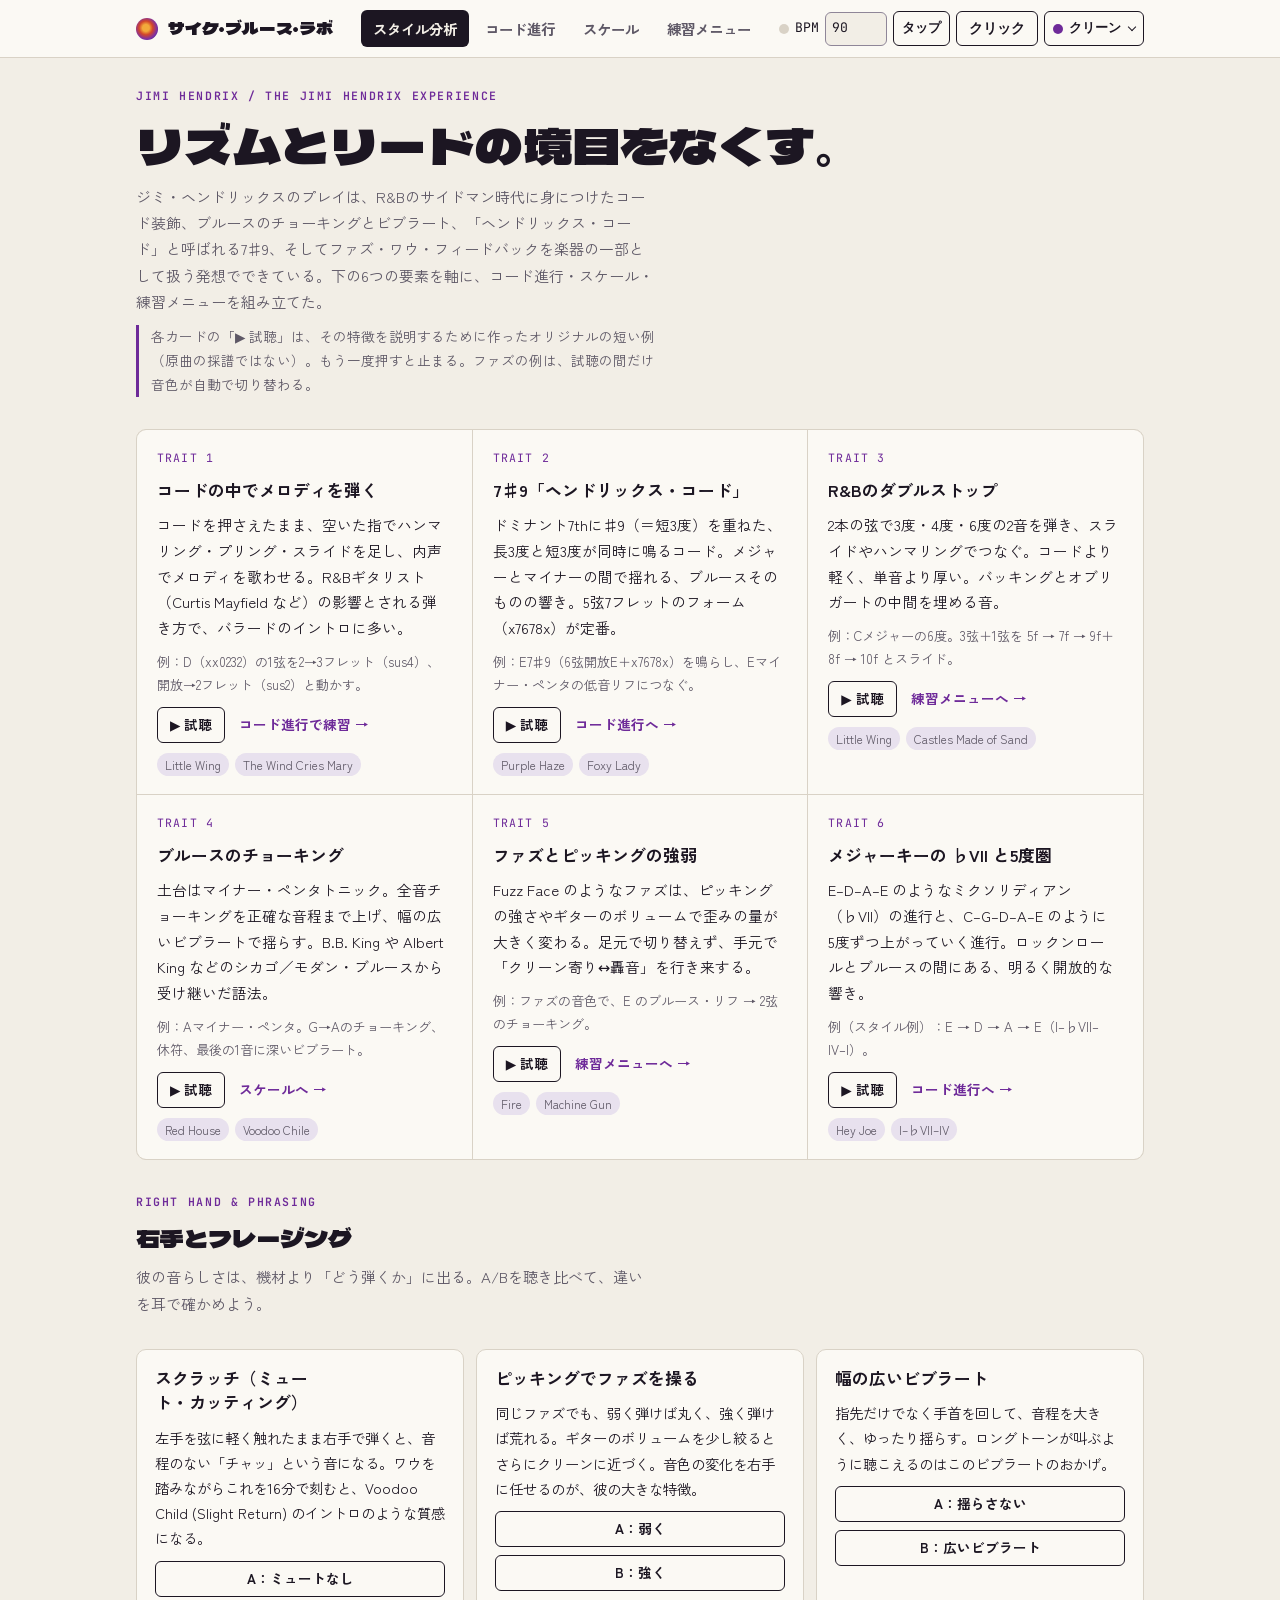
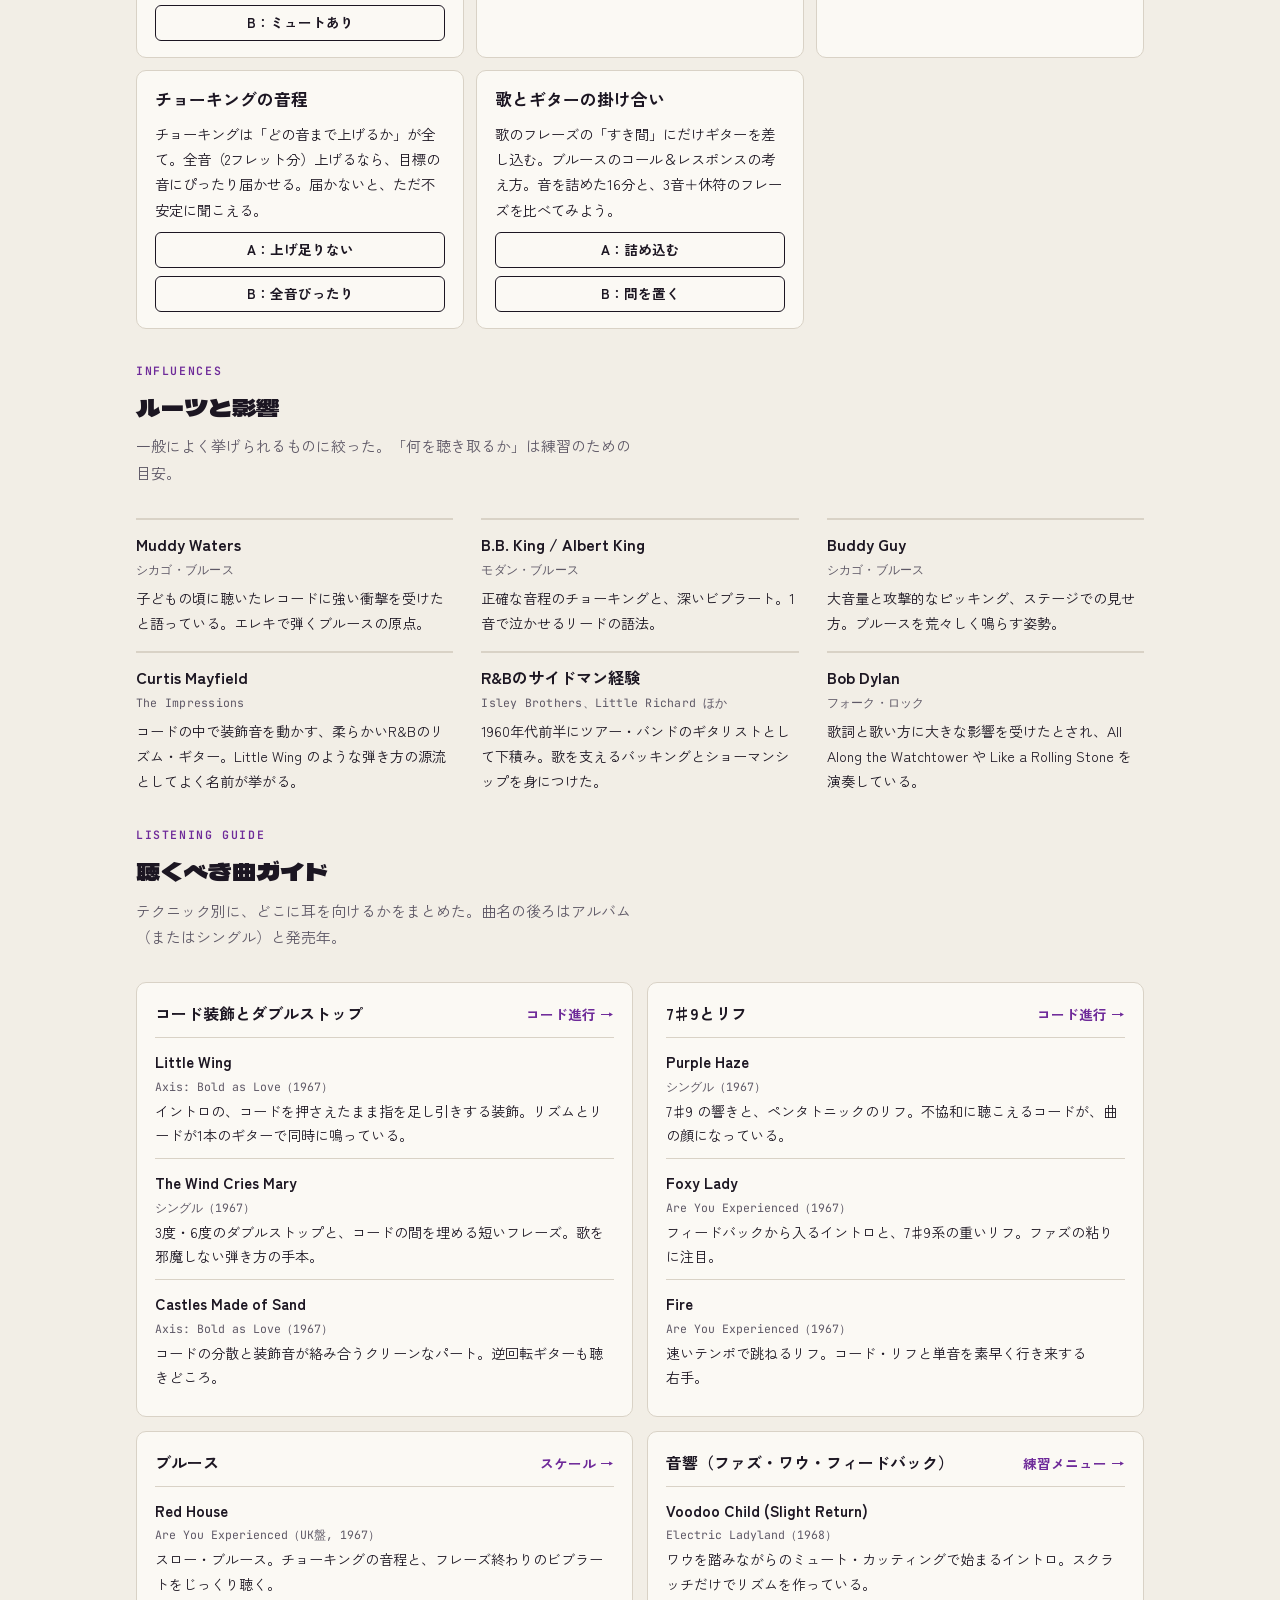
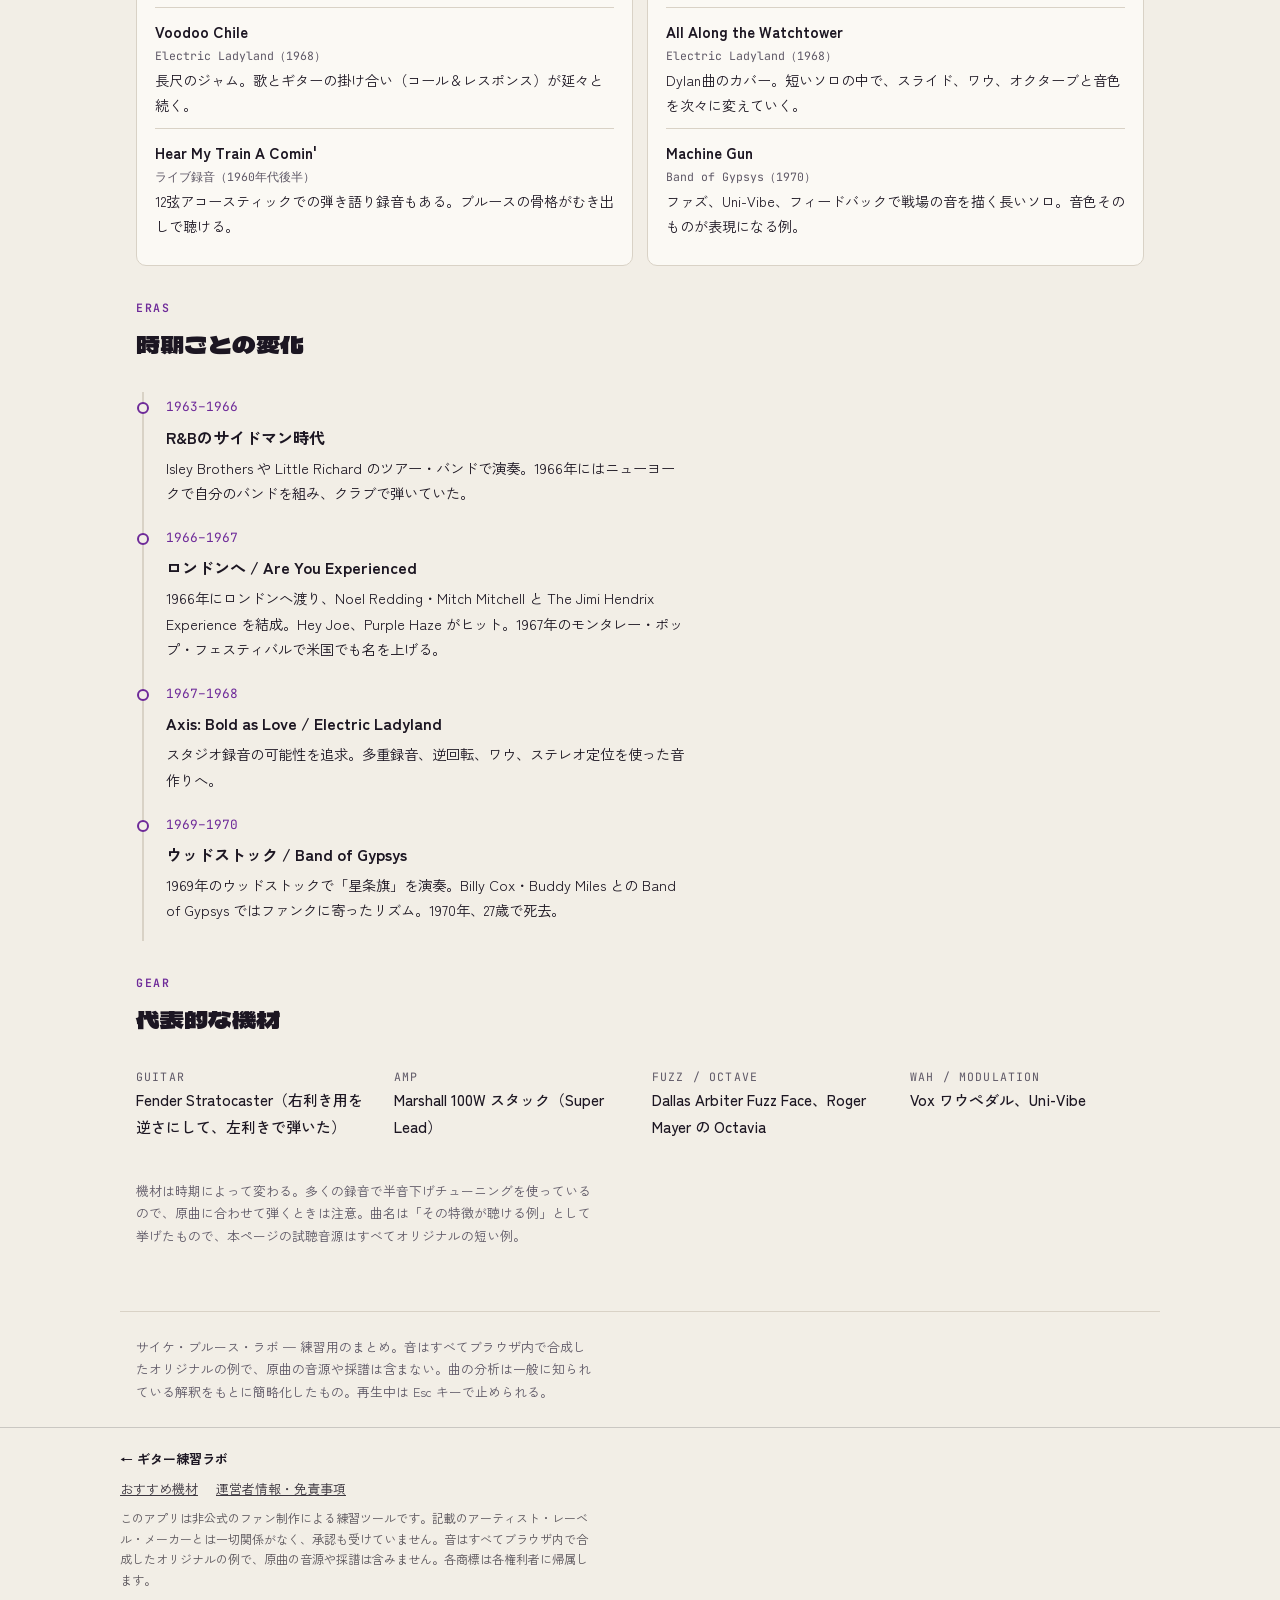
<file: apps/psychedelic-blues/index.html>
<!doctype html><html lang="ja" data-app data-base="../../"><head><meta charset="utf-8"><meta name=viewport content="width=device-width,initial-scale=1,viewport-fit=cover"><style>:root{color-scheme:light;box-sizing:border-box;padding-top:env(safe-area-inset-top,0px);padding-bottom:env(safe-area-inset-bottom,0px)}html{scroll-padding-top:env(safe-area-inset-top,0px)}body{margin:0;padding:0;font:14px -apple-system,BlinkMacSystemFont,sans-serif;background:#fff;color:#000}img{max-width:100%}[hidden]:not([hidden=until-found i]){display:none!important}</style><title>サイケ・ブルース・ラボ｜ギター練習ラボ</title>
<meta name="description" content="60年代サイケデリック・ブルースのギター奏法（7♯9コード、コード装飾、チョーキング、ファズ）を音で確かめながら練習できる無料アプリ。">
<meta property="og:title" content="サイケ・ブルース・ラボ｜ギター練習ラボ">
<meta property="og:description" content="60年代サイケデリック・ブルースのギター奏法（7♯9コード、コード装飾、チョーキング、ファズ）を音で確かめながら練習できる無料アプリ。">
<link rel="stylesheet" href="../../assets/appbar.css">
</head><body>
<meta name="claude:viewport-fit-sides" content="cover">
<link rel="preconnect" href="https://fonts.googleapis.com">
<link rel="preconnect" href="https://fonts.gstatic.com" crossorigin>
<link rel="stylesheet" href="https://fonts.googleapis.com/css2?family=Dela+Gothic+One&family=Zen+Kaku+Gothic+New:wght@400;500;700&family=JetBrains+Mono:wght@400;600&display=swap">
<style>
/* Layout: a practice bench. Sticky header carries the tabs and a metronome; each tab is one tool on a rosewood fretboard motif. Olympic-white Strat + psychedelic purple/orange palette. */
:root{
  --bg:#F2EEE6;          /* olympic white */
  --surface:#FBF9F4;
  --fg:#1C1622;
  --muted:#5E5866;
  --line:#D9D2C6;
  --line-strong:#8F8698; /* control borders (>=3:1 on surface) */
  --accent:#6E2A99;      /* purple haze */
  --accent-strong:#58207D;
  --accent2:#B2420F;     /* psychedelic orange */
  --on-accent:#FFF8FF;   /* text on --accent / --accent-strong */
  --chip:#E8E1EE;
  --blue:#2F5E8A;
  --wood:#3B2519; --wood2:#2E1C12; --fretwire:#B9B3A6; --string:#D8CFC0; --inlay:#E9E1CF;
  --display:"Dela Gothic One","Zen Kaku Gothic New",system-ui,sans-serif;
  --body:"Zen Kaku Gothic New","Hiragino Sans","Noto Sans JP",system-ui,sans-serif;
  --mono:"JetBrains Mono",ui-monospace,Menlo,Consolas,monospace;
  --radius:10px;
  --gap:clamp(20px,4vw,32px);
  color-scheme:light;
}
@media (prefers-color-scheme: dark){:root:not([data-theme="light"]){
  --bg:#130F17;--surface:#1D1723;--fg:#EDE6F2;--muted:#ADA3B6;--line:#352C3E;--line-strong:#776A84;
  --accent:#C79BF0;--accent-strong:#DAB8F7;--accent2:#F08A4B;--on-accent:#1A0E24;--chip:#2A2232;--blue:#7FAEDB;color-scheme:dark}}
:root[data-theme="dark"]{
  --bg:#130F17;--surface:#1D1723;--fg:#EDE6F2;--muted:#ADA3B6;--line:#352C3E;--line-strong:#776A84;
  --accent:#C79BF0;--accent-strong:#DAB8F7;--accent2:#F08A4B;--on-accent:#1A0E24;--chip:#2A2232;--blue:#7FAEDB;color-scheme:dark}

*,*::before,*::after{box-sizing:border-box}
[hidden]{display:none!important}  /* section.view sets display:grid, which would otherwise override the hidden attribute */
html{-webkit-text-size-adjust:100%;text-size-adjust:100%;scroll-padding-top:120px}
body{margin:0;background:var(--bg);color:var(--fg);font-family:var(--body);font-size:15px;line-height:1.75;overflow-wrap:anywhere;-webkit-font-smoothing:antialiased}
body::before{content:"";position:fixed;inset:0 0 auto;height:env(safe-area-inset-top,0px);z-index:10;background:var(--surface)}
::selection{background:var(--accent);color:var(--on-accent)}
.wrap{max-width:1040px;margin:0 auto;padding-left:max(16px,env(safe-area-inset-left,0px));padding-right:max(16px,env(safe-area-inset-right,0px))}
h1,h2,h3{text-wrap:balance;margin:0}
h1{font-family:var(--display);font-weight:400;font-size:clamp(1.9rem,6vw,3rem);line-height:1.2;letter-spacing:.01em}
h2{font-family:var(--display);font-weight:400;font-size:clamp(1.3rem,4vw,1.5rem);line-height:1.35}
h3{font-size:1.05rem;font-weight:700;line-height:1.45}
p{margin:0;max-width:65ch;text-wrap:pretty}
a{color:var(--accent)}
img,svg{max-width:100%}
.eyebrow{font-family:var(--mono);font-size:.72rem;letter-spacing:.14em;text-transform:uppercase;color:var(--accent);font-weight:600}
.muted{color:var(--muted)}
button,select,input{font:inherit;color:inherit}
button{touch-action:manipulation}
:focus{outline:none}
:focus-visible{outline:3px solid var(--accent);outline-offset:2px;border-radius:4px}
input:focus-visible,select:focus-visible{outline-offset:1px}

/* header */
header.top{position:sticky;top:env(safe-area-inset-top,0px);z-index:5;background:var(--surface);border-bottom:1px solid var(--line)}
.topbar{display:flex;flex-wrap:wrap;align-items:center;gap:8px 16px;padding-block:10px}
.brand{font-family:var(--display);font-size:1.05rem;display:flex;align-items:center;gap:10px;margin-right:auto;white-space:nowrap}
.burst{width:22px;height:22px;flex:none;border-radius:50%;background:radial-gradient(circle at 45% 45%,#F2A93B 0 20%,#D2462A 40%,#7B2FA8 66%,#2A1240 90%)}
nav.tabs{display:flex;gap:4px;overflow-x:auto;scrollbar-width:none;max-width:100%;padding:3px;margin:-3px}
nav.tabs::-webkit-scrollbar{display:none}
nav.tabs a{padding:6px 12px;border-radius:6px;color:var(--muted);text-decoration:none;font-weight:700;font-size:.9rem;white-space:nowrap;min-height:36px;display:inline-flex;align-items:center}
nav.tabs a[aria-current="page"]{background:var(--fg);color:var(--bg)}
nav.tabs a:hover{color:var(--fg);background:var(--chip)}
nav.tabs a[aria-current="page"]:hover{background:var(--fg);color:var(--bg)}
.metro{display:flex;align-items:center;gap:6px;font-family:var(--mono);font-size:.82rem}
.metro input{width:62px;padding:4px 6px;border:1px solid var(--line-strong);border-radius:6px;background:var(--bg);font-variant-numeric:tabular-nums;min-height:34px}
.led{width:10px;height:10px;border-radius:50%;background:var(--line);flex:none}
.led.on{background:var(--accent)}
.led.down{background:var(--accent2)}
@media (max-width:560px){
  .topbar{gap:8px 10px}
  nav.tabs{order:3;flex:1 0 100%}
  nav.tabs a{flex:1 0 auto;justify-content:center;padding:6px 10px;font-size:.85rem}
}

.btn{border:1px solid var(--fg);background:transparent;border-radius:6px;padding:5px 12px;min-height:34px;cursor:pointer;font-weight:700;font-size:.85rem;display:inline-flex;align-items:center;gap:6px;transition:background-color .12s,color .12s}
.btn:hover{background:var(--chip)}
.btn:active{transform:translateY(1px)}
.btn.primary{background:var(--accent);border-color:var(--accent);color:var(--on-accent)}
.btn.primary:hover{background:var(--accent-strong);border-color:var(--accent-strong)}
.btn[aria-pressed="true"]{background:var(--fg);color:var(--bg)}
.btn:disabled{opacity:.5;cursor:not-allowed}

main{padding-block:28px 64px}
section.view{display:grid;gap:var(--gap)}
section.view>*{min-width:0}
.intro{display:grid;gap:10px}

footer{font-size:.8rem;color:var(--muted);padding-block:24px calc(24px + env(safe-area-inset-bottom,0px));border-top:1px solid var(--line)}

@media (prefers-reduced-motion:reduce){
  html{scroll-behavior:auto}
  *,*::before,*::after{transition-duration:.01ms!important;animation-duration:.01ms!important;animation-iteration-count:1!important}
  .btn:active{transform:none}
}
@media (forced-colors:active){.btn[aria-pressed="true"],nav.tabs a[aria-current="page"]{outline:2px solid CanvasText}}
section.view:focus{outline:none}
/* analysis */
.ana-hint{font-size:.85rem;color:var(--muted);border-left:3px solid var(--accent);padding-left:12px}
.traits{display:grid;grid-template-columns:repeat(auto-fit,minmax(min(100%,280px),1fr));gap:1px;background:var(--line);border:1px solid var(--line);border-radius:var(--radius);overflow:hidden}
.trait{background:var(--surface);padding:18px 20px;display:grid;gap:10px;align-content:start;min-width:0}
.trait .k{font-family:var(--mono);font-size:.72rem;color:var(--accent);letter-spacing:.1em}
.trait p{font-size:.92rem}
.trait .ex-note,.tc .ex-note{font-size:.82rem;color:var(--muted);font-family:var(--body)}
.tags{display:flex;flex-wrap:wrap;gap:6px}
.tag{font-size:.75rem;padding:1px 8px;border-radius:99px;background:var(--chip);color:var(--muted)}

.demo-row{display:flex;flex-wrap:wrap;align-items:center;gap:8px 14px}
.btn.demo{min-height:36px}
.btn.demo[aria-pressed="true"]::after{content:"";width:8px;height:8px;border-radius:50%;background:var(--accent);margin-left:2px}
.go{font-size:.85rem;font-weight:700;color:var(--accent);text-decoration:none;display:inline-flex;align-items:center;gap:4px;padding:4px 0}
.go::after{content:"→";transition:transform .15s}
.go:hover{text-decoration:underline;text-underline-offset:3px}
.go:hover::after{transform:translateX(2px)}

.tech{display:grid;grid-template-columns:repeat(auto-fit,minmax(min(100%,300px),1fr));gap:12px}
.tc{border:1px solid var(--line);border-radius:var(--radius);background:var(--surface);padding:16px 18px;display:grid;gap:10px;align-content:start;min-width:0}
.tc p{font-size:.9rem}
.tc .ab .btn{flex:1 1 140px;justify-content:center}

.infl{list-style:none;margin:0;padding:0;display:grid;grid-template-columns:repeat(auto-fit,minmax(min(100%,300px),1fr));gap:16px 28px}
.infl li{display:grid;gap:2px;align-content:start;border-top:2px solid var(--line);padding-top:10px;min-width:0}
.infl b{font-size:1rem}
.infl .who{font-family:var(--mono);font-size:.72rem;color:var(--muted);letter-spacing:.02em}
.infl p{font-size:.88rem;margin-top:4px}

.guide{display:grid;grid-template-columns:repeat(auto-fit,minmax(min(100%,420px),1fr));gap:14px}
.g-group{border:1px solid var(--line);border-radius:var(--radius);background:var(--surface);padding:16px 18px;display:grid;grid-template-columns:1fr auto;gap:6px 12px;align-items:baseline;align-content:start;min-width:0}
.g-group h3{font-size:1rem}
.g-group ul{grid-column:1/-1;list-style:none;margin:0;padding:0;display:grid}
.g-group li{padding:10px 0;border-top:1px solid var(--line);display:grid;gap:2px}
.g-group li b{font-size:.95rem}
.g-group .alb{font-family:var(--mono);font-size:.72rem;color:var(--muted)}
.g-group li p{font-size:.88rem}

.timeline{list-style:none;margin:0 0 0 6px;padding:0;display:grid;gap:0;border-left:2px solid var(--line)}
.era{position:relative;padding:4px 0 18px 22px;display:grid;gap:4px}
.era::before{content:"";position:absolute;left:-7px;top:10px;width:12px;height:12px;border-radius:50%;background:var(--bg);border:2px solid var(--accent)}
.era .yr{font-family:var(--mono);font-size:.8rem;color:var(--accent);font-variant-numeric:tabular-nums}
.era b{font-size:1rem}
.era p{font-size:.9rem}
.gear{display:grid;grid-template-columns:repeat(auto-fit,minmax(min(100%,220px),1fr));gap:10px 24px;margin:0}
.gear dt{font-family:var(--mono);font-size:.72rem;letter-spacing:.1em;color:var(--muted);text-transform:uppercase}
.gear dd{margin:0 0 8px;font-weight:500}
@media (max-width:480px){.trait,.tc,.g-group{padding:14px 14px}}
/* progressions */
.prog-layout{display:grid;grid-template-columns:minmax(0,300px) minmax(0,1fr);gap:24px;align-items:start}
@media (max-width:760px){.prog-layout{grid-template-columns:1fr}}
.prog-list{display:grid;gap:6px}
.prog-item{text-align:left;border:1px solid var(--line);background:var(--surface);border-radius:8px;padding:10px 14px;cursor:pointer;display:grid;gap:2px}
.prog-item .roman{font-family:var(--mono);font-size:.85rem;font-weight:600}
.prog-item .song{font-size:.8rem;color:var(--muted)}
.prog-item[aria-selected="true"]{border-color:var(--accent);box-shadow:inset 3px 0 0 var(--accent)}
.prog-detail{display:grid;gap:16px;min-width:0}
.chord-row{display:flex;flex-wrap:wrap;gap:12px}
.chord{display:grid;justify-items:center;gap:2px;padding:8px 6px 6px;border-radius:8px;border:1px solid transparent;cursor:pointer;background:none}
.chord.now{border-color:var(--accent);background:var(--chip)}
.chord .nm{font-weight:700;font-size:1rem}
.chord .rn{font-family:var(--mono);font-size:.72rem;color:var(--muted)}
.chord svg{display:block}
.controls{display:flex;flex-wrap:wrap;gap:8px;align-items:center}
.controls label{font-size:.85rem;color:var(--muted)}
.controls select,.controls input[type=number]{border:1px solid var(--line);background:var(--surface);border-radius:6px;padding:4px 8px}
.note-box{border-left:3px solid var(--accent);padding:4px 0 4px 14px;display:grid;gap:6px}
.note-box p{font-size:.93rem}
.disclaimer{font-size:.8rem;color:var(--muted)}

/* transpose / voicing / playback / solo guide */
#v-chords .chord .vc{font-size:.66rem;color:var(--muted);line-height:1.3;text-align:center;max-width:84px}
#v-chords .chord-row{gap:8px}
.ch-opts{display:flex;flex-wrap:wrap;gap:12px 24px;align-items:flex-end}
.ch-field{display:grid;gap:4px}
.ch-field>label,.ch-flabel{font-size:.8rem;color:var(--muted)}
.ch-keyrow{display:flex;gap:4px;align-items:center}
.ch-keyrow select{border:1px solid var(--line);background:var(--surface);border-radius:6px;padding:4px 8px;min-width:0}
.ch-step{padding:4px 10px;min-width:34px;justify-content:center}
.ch-seg{display:inline-flex;border:1px solid var(--fg);border-radius:6px;overflow:hidden}
.ch-seg button{border:0;background:transparent;padding:5px 12px;font-weight:700;font-size:.85rem;cursor:pointer}
.ch-seg button+button{border-left:1px solid var(--fg)}
.ch-seg button[aria-pressed="true"]{background:var(--fg);color:var(--bg)}
.ch-legend{font-size:.82rem;color:var(--muted)}
.ch-orn{display:inline-block;width:11px;height:11px;border-radius:50%;border:2px solid var(--accent);vertical-align:-1px;margin-right:6px}
.ch-check{display:inline-flex;align-items:center;gap:4px}
.ch-progress{display:flex;flex-wrap:wrap;align-items:center;gap:6px 12px}
.ch-bars{display:flex;gap:4px;flex:1 1 200px;min-width:0}
.ch-bar{flex:1;height:8px;border-radius:4px;background:var(--chip);overflow:hidden;border:1px solid var(--line)}
.ch-bar i{display:block;height:100%;width:0;background:var(--accent)}
.ch-bar.now{border-color:var(--accent)}
.ch-pos{font-family:var(--mono);font-size:.78rem;color:var(--muted);font-variant-numeric:tabular-nums}
.ch-guide{border:1px solid var(--line);background:var(--surface);border-radius:10px;padding:14px 16px;display:grid;gap:8px;min-width:0}
.ch-ghead{display:grid;gap:2px}
.ch-ghead .muted{font-weight:400;font-size:.9rem}
.ch-gscale,.ch-gtip{font-size:.88rem}
.ch-tones{display:flex;flex-wrap:wrap;gap:6px}
.ch-tone{display:inline-flex;align-items:baseline;gap:4px;padding:2px 10px;border-radius:999px;font-weight:700;font-size:.92rem;border:1px solid var(--accent)}
.ch-tone small{font-family:var(--mono);font-size:.7rem;font-weight:600;color:var(--muted)}
.ch-tone.in{background:var(--chip)}
.ch-tone.out{border-color:var(--blue);border-style:dashed}
.ch-fb{overflow-x:auto;min-width:0}
.ch-fb svg{display:block;width:100%;min-width:340px;height:auto}
.ch-gleg{font-size:.75rem;color:var(--muted);display:flex;flex-wrap:wrap;gap:4px 12px;align-items:center}
.ch-dot{display:inline-block;width:10px;height:10px;border-radius:50%;vertical-align:-1px;margin-right:4px}
.ch-dot.in{background:var(--accent)}.ch-dot.out{background:var(--blue)}.ch-dot.sc{background:var(--muted);width:7px;height:7px}
@media (max-width:480px){#v-chords .chord svg{width:80px;height:86px}#v-chords .chord{padding:6px 2px 4px}}
/* scales: fretboard, positions, chord tones, licks */
#v-scales{min-width:0}
.fb-scroll{overflow-x:auto;overscroll-behavior-x:contain;border-radius:8px;max-width:100%;-webkit-overflow-scrolling:touch}
.fb{display:block;min-width:820px;width:100%;height:auto}
.fb.fb-lick{min-width:600px}
.scale-grid{display:grid;grid-template-columns:repeat(auto-fit,minmax(150px,1fr));gap:6px}
.scale-btn{text-align:left;border:1px solid var(--line);background:var(--surface);border-radius:8px;padding:8px 12px;cursor:pointer}
.scale-btn b{display:block;font-size:.9rem}
.scale-btn span{font-family:var(--mono);font-size:.72rem;color:var(--muted)}
.scale-btn[aria-pressed="true"]{border-color:var(--accent);box-shadow:inset 0 -3px 0 var(--accent)}
.legend{display:flex;flex-wrap:wrap;gap:6px 14px;font-size:.8rem;color:var(--muted);align-items:center}
.sw{display:inline-block;width:12px;height:12px;border-radius:50%;vertical-align:-1px;margin-right:4px}
.sw.sw-sc{background:var(--inlay);border:1px solid var(--line)}
.sw.sw-rt{background:var(--accent)}
.sw.sw-hi{background:var(--blue)}
.sw.sw-cr{background:var(--accent2)}
.sw.sw-ct{background:var(--accent)}
.sw.sw-out{background:transparent;border:2px dashed var(--accent)}
.sw.sw-dim{background:var(--inlay);opacity:.4;border:1px solid var(--line)}

/* control panel */
.sc-panel{display:grid;gap:10px;min-width:0}
.sc-row{display:flex;flex-wrap:wrap;gap:8px;align-items:center;min-width:0}
.sc-row[hidden]{display:none}
.sc-row label,.sc-lab{font-size:.85rem;color:var(--muted);min-width:5.5em}
.sc-row label+select{margin-right:8px}
.sc-row select{border:1px solid var(--line);background:var(--surface);border-radius:6px;padding:4px 8px}
.sc-seg{display:flex;flex-wrap:wrap;gap:4px;min-width:0}
.sc-seg .btn{padding:4px 10px}
.sc-chords .btn{font-family:var(--mono);font-weight:600}
.sc-chords .btn small{font-weight:400;font-size:.68rem;opacity:.75}

/* fretboard notes (CSS fills override SVG attributes) */
.fb .nd{cursor:pointer}
.fb .nd circle{fill:var(--inlay);transition:transform .08s}
.fb .nd text{fill:var(--wood2);font-family:var(--mono);font-size:11px;font-weight:600;pointer-events:none}
.fb .nd.rt circle,.fb .nd.ct circle{fill:var(--accent)}
.fb .nd.rt text,.fb .nd.ct text,.fb .nd.hi text,.fb .nd.cr text{fill:var(--bg)}
.fb .nd.hi circle{fill:var(--blue)}
.fb .nd.cr circle{fill:var(--accent2)}
.fb .nd.out circle{fill:var(--wood2);stroke:var(--accent);stroke-width:2;stroke-dasharray:4 3}
.fb .nd.out text{fill:var(--inlay)}
.fb .nd.dim{opacity:.4}
.fb .nd.open circle{stroke:var(--muted);stroke-width:1.5}
.fb .nd circle{transform-box:fill-box;transform-origin:center}
.fb .nd.hit{opacity:1}
.fb .nd.hit circle{stroke:var(--inlay);stroke-width:4;stroke-dasharray:none;transform:scale(1.25)}
.fb .pos-frame{fill:var(--inlay);fill-opacity:.1;stroke:var(--accent);stroke-width:2;stroke-dasharray:6 4}
.fb .fnum{fill:var(--muted);font-family:var(--mono);font-size:12px}
.fb .fnum.in{fill:var(--accent);font-weight:700}

/* licks */
.sc-licks{display:grid;gap:14px;border-top:1px solid var(--line);padding-top:22px;min-width:0}
.lick-list{display:grid;grid-template-columns:repeat(auto-fit,minmax(170px,1fr));gap:6px}
.lick-body{display:grid;gap:10px;border:1px solid var(--line);border-radius:10px;background:var(--surface);padding:16px;min-width:0}
.lick-head{display:flex;flex-wrap:wrap;gap:8px 12px;align-items:center;justify-content:space-between}
.lick-body p{font-size:.92rem}
.sc-tab{overflow-x:auto;background:var(--wood2);border-radius:8px;max-width:100%}
.sc-tab pre{margin:0;padding:12px 16px;font-family:var(--mono);font-size:.85rem;line-height:1.5;color:var(--inlay)}
.sc-tab pre span.hit{background:var(--accent);color:var(--on-accent)}
.sc-key{font-size:.78rem!important}
@media (prefers-reduced-motion:reduce){.fb .nd circle{transition:none}.fb .nd.hit circle{transform:none}}
/* practice */
.ex-list{display:grid;gap:16px}
.ex{border:1px solid var(--line);border-radius:10px;background:var(--surface);padding:18px 20px;display:grid;gap:12px;min-width:0;scroll-margin-top:110px}
.ex.rt-on{border-color:var(--accent);box-shadow:inset 3px 0 0 var(--accent)}
.ex-head{display:flex;flex-wrap:wrap;gap:8px 14px;align-items:baseline}
.ex-head h3{margin-right:auto}
.lvl{font-family:var(--mono);font-size:.72rem;letter-spacing:.06em;padding:1px 8px;border-radius:99px;border:1px solid var(--line);color:var(--muted)}
.ex p{font-size:.93rem}
.ex ul{margin:0;padding-left:1.2em;font-size:.92rem}
.ex .controls{display:flex;flex-wrap:wrap;gap:8px;align-items:center}
.hint{font-size:.82rem}
.tab-wrap{position:relative;overflow-x:auto;background:var(--wood2);border-radius:8px}
pre.tab{margin:0;padding:12px 16px;font-family:var(--mono);font-size:.85rem;line-height:1.5;color:var(--inlay);width:max-content}
.tab .tabcell{border-radius:2px;transition:background-color .08s}
.tab .tabcell.cur{background:var(--accent);color:var(--on-accent)}
.done{display:flex;align-items:center;gap:10px;flex-wrap:wrap;font-size:.85rem}
.done input{width:18px;height:18px;accent-color:var(--accent)}
.week{display:flex;gap:4px;margin-left:auto;align-items:center}
.week i{width:14px;height:14px;border-radius:3px;background:var(--chip);border:1px solid var(--line)}
.week i.y{background:var(--accent);border-color:var(--accent)}
.week small{font-family:var(--mono);color:var(--muted);margin-right:4px;font-size:.7rem}

/* tempo trainer */
.tempo{display:grid;gap:8px;padding:10px 12px;border:1px solid var(--line);border-radius:8px;background:var(--bg)}
.tempo-now{display:flex;align-items:baseline;flex-wrap:wrap;gap:4px 8px}
.tempo-now b{font-family:var(--mono);font-size:1.6rem;line-height:1;color:var(--accent);font-variant-numeric:tabular-nums}
.tempo-now .unit{font-family:var(--mono);font-size:.75rem;color:var(--muted)}
.tempo-sub{font-size:.8rem;color:var(--muted)}
.tempo-bar{height:4px;border-radius:2px;background:var(--chip);overflow:hidden}
.tempo-bar i{display:block;height:100%;background:var(--accent);width:0}
.tempo-row{display:flex;flex-wrap:wrap;gap:6px 12px;align-items:center}
.tempo-set{font-size:.8rem;color:var(--muted)}
.tempo-set label{display:inline-flex;align-items:center;gap:4px;white-space:nowrap}
.tempo-set input[type=number]{width:3.6em;padding:2px 4px;border:1px solid var(--line);border-radius:5px;background:var(--surface);font-family:var(--mono);font-size:.82rem;color:var(--fg)}
.tempo-set input[type=checkbox]{accent-color:var(--accent);width:16px;height:16px;margin:0}

/* ear quiz */
.quiz{display:grid;gap:10px}
.qlv{display:flex;flex-wrap:wrap;gap:6px}
.qlv .btn small{font-weight:400;font-size:.72rem;opacity:.8}
.qpad{display:grid;grid-template-columns:repeat(8,minmax(0,1fr));gap:4px;max-width:640px}
.qn{border:1px solid var(--line);border-radius:6px;background:var(--bg);cursor:pointer;padding:6px 2px;display:grid;justify-items:center;line-height:1.2;font-weight:700;font-family:var(--mono)}
.qn small{font-weight:400;font-size:.62rem;color:var(--muted);font-family:var(--body)}
.qn:hover{background:var(--chip)}
.qn:active{border-color:var(--accent)}
.qrow{display:flex;flex-wrap:wrap;gap:8px;align-items:center}
.qpicks{display:flex;flex-wrap:wrap;gap:4px;margin-right:auto;min-height:30px}
.qp{min-width:30px;height:30px;padding:0 4px;display:grid;place-items:center;border:1px dashed var(--line);border-radius:5px;font-family:var(--mono);font-size:.85rem}
.qp.ok{border:1px solid var(--accent);background:var(--accent);color:var(--on-accent)}
.qp.ng{border:1px solid var(--accent2);color:var(--accent2);text-decoration:line-through}
.qmsg{font-size:.88rem}
.qscore{font-size:.82rem;color:var(--muted);display:flex;flex-wrap:wrap;gap:4px 8px;align-items:center}
.qscore b{color:var(--fg);font-family:var(--mono)}
.linkish{border:0;background:none;padding:0;color:var(--muted);text-decoration:underline;cursor:pointer;font-size:.8rem}

/* routine */
.routine{display:grid;gap:10px}
.rt-top{display:flex;flex-wrap:wrap;gap:8px 16px;align-items:center}
.streak{font-size:.88rem}
.streak b{font-family:var(--mono);font-size:1.2rem;color:var(--accent);margin-right:2px}
.rt-bar{position:sticky;bottom:10px;z-index:4;display:grid;grid-template-columns:1fr auto;gap:8px 14px;align-items:center;padding:12px 14px;border:1px solid var(--accent);border-radius:10px;background:var(--surface);box-shadow:0 6px 20px color-mix(in srgb,var(--fg) 18%,transparent)}
.rt-bar[hidden]{display:none}
.rt-info{display:grid;gap:2px;min-width:0}
.rt-info small{font-family:var(--mono);font-size:.72rem;color:var(--muted)}
.rt-info b{font-size:.95rem;line-height:1.4}
.rt-links{display:flex;flex-wrap:wrap;gap:4px 10px;font-size:.8rem}
.rt-links a{color:var(--accent)}
.rt-clock{font-family:var(--mono);font-size:2rem;font-weight:700;line-height:1;font-variant-numeric:tabular-nums}
.rt-bar.paused .rt-clock{color:var(--muted)}
.rt-prog{grid-column:1/-1;height:4px;border-radius:2px;background:var(--chip);overflow:hidden}
.rt-prog i{display:block;height:100%;width:0;background:var(--accent)}
.rt-btns{grid-column:1/-1;display:flex;flex-wrap:wrap;gap:6px}

.grid16{display:grid;grid-template-columns:repeat(16,minmax(0,1fr));gap:3px;max-width:640px}
.step{aspect-ratio:1/1.3;max-width:100%;border:1px solid var(--line);border-radius:4px;background:var(--bg);cursor:pointer;display:grid;place-items:center;font-family:var(--mono);font-size:.62rem;color:var(--muted);padding:0}
.step.ring{background:var(--accent);border-color:var(--accent);color:var(--on-accent);font-weight:600}
.step.beat{border-color:var(--muted)}
.step.cur{outline:2px solid var(--fg);outline-offset:1px}
.count{display:grid;grid-template-columns:repeat(16,minmax(0,1fr));gap:3px;max-width:640px;font-family:var(--mono);font-size:.65rem;color:var(--muted);text-align:center}

.plan{display:grid;grid-template-columns:repeat(auto-fit,minmax(200px,1fr));gap:10px}
.plan div{border-top:2px solid var(--accent);padding-top:8px;font-size:.88rem}
.plan b{font-family:var(--mono);font-size:.8rem;display:block;color:var(--accent)}
footer{font-size:.8rem;color:var(--muted);padding-block:24px;border-top:1px solid var(--line)}
@media (max-width:520px){
  .ex{padding:14px 12px}
  .qpad{grid-template-columns:repeat(4,minmax(0,1fr))}
  .rt-clock{font-size:1.6rem}
  pre.tab{font-size:.78rem;padding:10px 12px}
  .rt-bar{padding:8px 10px;gap:4px 10px;bottom:6px}
  .rt-info b{font-size:.85rem}
  .rt-btns .btn{padding:3px 9px;font-size:.78rem}
}
@media (prefers-reduced-motion:reduce){*{transition:none!important;animation:none!important}}
.arp-lab{display:flex;flex-wrap:wrap;gap:8px 14px;align-items:center;padding:12px 14px;border:1px solid var(--line);border-radius:8px;background:var(--bg)}
.arp-row{display:flex;align-items:center;gap:8px;min-width:0}
.arp-row label{font-size:.82rem;color:var(--muted);white-space:nowrap}
.arp-row select{max-width:100%;min-width:0;border:1px solid var(--line-strong,var(--line));background:var(--surface);border-radius:6px;padding:4px 8px}
.arp-desc{flex-basis:100%;font-size:.86rem;margin:0}
@media (max-width:480px){.arp-row{flex-basis:100%}.arp-row select{flex:1}}
/* header: tap / sound panel */
.metro{flex-wrap:wrap;position:relative}
.btn-s{padding:5px 8px;font-size:.8rem}
.snd{position:relative}
.snd>summary{list-style:none;user-select:none;max-width:9.5em;white-space:nowrap}
.snd>summary::-webkit-details-marker{display:none}
.snd>summary::after{content:"";width:6px;height:6px;border-right:1.5px solid currentColor;border-bottom:1.5px solid currentColor;transform:translateY(-2px) rotate(45deg);margin-left:2px}
.snd[open]>summary::after{transform:translateY(1px) rotate(-135deg)}
.snd-ico{width:10px;height:10px;border-radius:50%;background:var(--accent);flex:none}
.snd-pop{position:absolute;right:0;top:calc(100% + 8px);z-index:6;width:min(280px,calc(100vw - 32px));
  background:var(--surface);color:var(--fg);border:1px solid var(--line);border-radius:10px;padding:12px;
  display:grid;gap:8px;font-family:var(--body);font-size:.88rem;box-shadow:0 8px 24px color-mix(in srgb,var(--fg) 18%,transparent)}
.snd-tones{border:0;margin:0;padding:0;display:grid;gap:4px}
.snd-tones legend{font-family:var(--mono);font-size:.72rem;color:var(--muted);margin-bottom:4px;padding:0}
.snd-tones label{display:flex;align-items:center;gap:8px;padding:5px 8px;border-radius:6px;border:1px solid var(--line);cursor:pointer}
.snd-tones label:has(input:checked){border-color:var(--accent);background:var(--chip)}
.snd-pop input[type=radio],.snd-pop input[type=checkbox]{accent-color:var(--accent);margin:0}
.snd-pop small{color:var(--muted);font-size:.74rem;margin-left:6px}
.snd-row{display:flex;align-items:center;gap:8px;cursor:pointer}
.snd-vol input{flex:1;accent-color:var(--accent);min-width:0}
.snd-row select{padding:3px 6px;border:1px solid var(--line);border-radius:6px;background:var(--bg)}
.snd-sep{height:1px;background:var(--line);margin:2px 0}
.snd-note{font-size:.75rem;color:var(--muted);line-height:1.5}
@media (max-width:480px){.metro{gap:5px}.metro input#bpm{width:52px}}
.metro .snd-pop input[type=radio],.metro .snd-pop input[type=checkbox]{width:16px;height:16px;min-height:0;padding:0;border:0;flex:none}
.metro .snd-pop input[type=range]{width:auto;min-height:0;padding:0;border:0;background:transparent}
</style>

<header class="top">
  <div class="wrap topbar">
    <div class="brand"><span class="burst" aria-hidden="true"></span>サイケ・ブルース・ラボ</div>
    <nav class="tabs" aria-label="セクション">
      <a href="#analysis" data-v="analysis">スタイル分析</a>
      <a href="#chords" data-v="chords">コード進行</a>
      <a href="#scales" data-v="scales">スケール</a>
      <a href="#practice" data-v="practice">練習メニュー</a>
    </nav>
    <div class="metro" aria-label="メトロノーム">
      <span class="led" id="led"></span>
      <label for="bpm">BPM</label>
      <input id="bpm" type="number" min="40" max="220" value="90" inputmode="numeric">
      <button class="btn btn-s" id="tapBtn" type="button" title="2回以上タップしてテンポを設定">タップ</button>
      <button class="btn" id="metroBtn" aria-pressed="false">クリック</button>
      <details class="snd" id="sndPanel">
        <summary class="btn btn-s" title="音色・音量・クリック設定"><span class="snd-ico" aria-hidden="true"></span><span id="sndLabel">クリーン</span></summary>
        <div class="snd-pop" role="group" aria-label="音色とクリック設定">
          <fieldset class="snd-tones">
            <legend>音色（全体にかかる）</legend>
            <label><input type="radio" name="tone" value="clean"><span>クリーン</span></label>
            <label><input type="radio" name="tone" value="crunch"><span>クランチ<small>Marshall直結風</small></span></label>
            <label><input type="radio" name="tone" value="fuzz"><span>ファズ<small>Fuzz Face風</small></span></label>
          </fieldset>
          <label class="snd-row"><input type="checkbox" id="chorusChk"><span>揺れ<small>Uni-Vibe風</small></span></label>
          <label class="snd-row snd-vol"><span>音量</span><input type="range" id="volIn" min="0" max="1" step="0.01" value="0.8"></label>
          <div class="snd-sep"></div>
          <label class="snd-row"><span>拍子</span>
            <select id="beatsSel"><option value="2">2拍</option><option value="3">3拍</option><option value="4" selected>4拍</option><option value="5">5拍</option><option value="6">6拍</option><option value="7">7拍</option></select></label>
          <label class="snd-row"><input type="checkbox" id="subChk"><span>16分クリック</span></label>
          <p class="snd-note">拍子・16分はヘッダーのクリック用。1拍目にアクセントが付く。</p>
        </div>
      </details>
    </div>
  </div>
</header>

<main class="wrap">

<!-- ANALYSIS -->
<section class="view" id="v-analysis" aria-labelledby="ana-title">
  <div class="intro">
    <span class="eyebrow">Jimi Hendrix / The Jimi Hendrix Experience</span>
    <h1 id="ana-title">リズムとリードの境目をなくす。</h1>
    <p class="muted">ジミ・ヘンドリックスのプレイは、R&amp;Bのサイドマン時代に身につけたコード装飾、ブルースのチョーキングとビブラート、「ヘンドリックス・コード」と呼ばれる7♯9、そしてファズ・ワウ・フィードバックを楽器の一部として扱う発想でできている。下の6つの要素を軸に、コード進行・スケール・練習メニューを組み立てた。</p>
    <p class="ana-hint">各カードの「▶ 試聴」は、その特徴を説明するために作ったオリジナルの短い例（原曲の採譜ではない）。もう一度押すと止まる。ファズの例は、試聴の間だけ音色が自動で切り替わる。</p>
  </div>

  <div class="traits">
    <article class="trait"><span class="k">TRAIT 1</span><h3>コードの中でメロディを弾く</h3>
      <p>コードを押さえたまま、空いた指でハンマリング・プリング・スライドを足し、内声でメロディを歌わせる。R&amp;Bギタリスト（Curtis Mayfield など）の影響とされる弾き方で、バラードのイントロに多い。</p>
      <p class="ex-note">例：D（xx0232）の1弦を2→3フレット（sus4）、開放→2フレット（sus2）と動かす。</p>
      <div class="demo-row"><button class="btn demo" data-demo="hendrix" aria-pressed="false">▶ 試聴</button><a class="go" href="#chords">コード進行で練習</a></div>
      <div class="tags"><span class="tag">Little Wing</span><span class="tag">The Wind Cries Mary</span></div></article>
    <article class="trait"><span class="k">TRAIT 2</span><h3>7♯9「ヘンドリックス・コード」</h3>
      <p>ドミナント7thに♯9（＝短3度）を重ねた、長3度と短3度が同時に鳴るコード。メジャーとマイナーの間で揺れる、ブルースそのものの響き。5弦7フレットのフォーム（x7678x）が定番。</p>
      <p class="ex-note">例：E7♯9（6弦開放E＋x7678x）を鳴らし、Eマイナー・ペンタの低音リフにつなぐ。</p>
      <div class="demo-row"><button class="btn demo" data-demo="sharp9" aria-pressed="false">▶ 試聴</button><a class="go" href="#chords">コード進行へ</a></div>
      <div class="tags"><span class="tag">Purple Haze</span><span class="tag">Foxy Lady</span></div></article>
    <article class="trait"><span class="k">TRAIT 3</span><h3>R&amp;Bのダブルストップ</h3>
      <p>2本の弦で3度・4度・6度の2音を弾き、スライドやハンマリングでつなぐ。コードより軽く、単音より厚い。バッキングとオブリガートの中間を埋める音。</p>
      <p class="ex-note">例：Cメジャーの6度。3弦＋1弦を 5f → 7f → 9f＋8f → 10f とスライド。</p>
      <div class="demo-row"><button class="btn demo" data-demo="dyad" aria-pressed="false">▶ 試聴</button><a class="go" href="#practice">練習メニューへ</a></div>
      <div class="tags"><span class="tag">Little Wing</span><span class="tag">Castles Made of Sand</span></div></article>
    <article class="trait"><span class="k">TRAIT 4</span><h3>ブルースのチョーキング</h3>
      <p>土台はマイナー・ペンタトニック。全音チョーキングを正確な音程まで上げ、幅の広いビブラートで揺らす。B.B. King や Albert King などのシカゴ／モダン・ブルースから受け継いだ語法。</p>
      <p class="ex-note">例：Aマイナー・ペンタ。G→Aのチョーキング、休符、最後の1音に深いビブラート。</p>
      <div class="demo-row"><button class="btn demo" data-demo="solo" aria-pressed="false">▶ 試聴</button><a class="go" href="#scales">スケールへ</a></div>
      <div class="tags"><span class="tag">Red House</span><span class="tag">Voodoo Chile</span></div></article>
    <article class="trait"><span class="k">TRAIT 5</span><h3>ファズとピッキングの強弱</h3>
      <p>Fuzz Face のようなファズは、ピッキングの強さやギターのボリュームで歪みの量が大きく変わる。足元で切り替えず、手元で「クリーン寄り↔轟音」を行き来する。</p>
      <p class="ex-note">例：ファズの音色で、E のブルース・リフ → 2弦のチョーキング。</p>
      <div class="demo-row"><button class="btn demo" data-demo="fuzz" aria-pressed="false">▶ 試聴</button><a class="go" href="#practice">練習メニューへ</a></div>
      <div class="tags"><span class="tag">Fire</span><span class="tag">Machine Gun</span></div></article>
    <article class="trait"><span class="k">TRAIT 6</span><h3>メジャーキーの ♭VII と5度圏</h3>
      <p>E–D–A–E のようなミクソリディアン（♭VII）の進行と、C–G–D–A–E のように5度ずつ上がっていく進行。ロックンロールとブルースの間にある、明るく開放的な響き。</p>
      <p class="ex-note">例（スタイル例）：E → D → A → E（I–♭VII–IV–I）。</p>
      <div class="demo-row"><button class="btn demo" data-demo="prog" aria-pressed="false">▶ 試聴</button><a class="go" href="#chords">コード進行へ</a></div>
      <div class="tags"><span class="tag">Hey Joe</span><span class="tag">I–♭VII–IV</span></div></article>
  </div>

  <div class="intro"><span class="eyebrow">Right hand &amp; Phrasing</span><h2>右手とフレージング</h2>
    <p class="muted">彼の音らしさは、機材より「どう弾くか」に出る。A/Bを聴き比べて、違いを耳で確かめよう。</p></div>
  <div class="tech">
    <article class="tc"><h3>スクラッチ（ミュート・カッティング）</h3>
      <p>左手を弦に軽く触れたまま右手で弾くと、音程のない「チャッ」という音になる。ワウを踏みながらこれを16分で刻むと、Voodoo Child (Slight Return) のイントロのような質感になる。</p>
      <div class="demo-row ab"><button class="btn demo" data-demo="ghost0" aria-pressed="false">A：ミュートなし</button><button class="btn demo" data-demo="ghost1" aria-pressed="false">B：ミュートあり</button></div></article>
    <article class="tc"><h3>ピッキングでファズを操る</h3>
      <p>同じファズでも、弱く弾けば丸く、強く弾けば荒れる。ギターのボリュームを少し絞るとさらにクリーンに近づく。音色の変化を右手に任せるのが、彼の大きな特徴。</p>
      <div class="demo-row ab"><button class="btn demo" data-demo="pick0" aria-pressed="false">A：弱く</button><button class="btn demo" data-demo="pick1" aria-pressed="false">B：強く</button></div></article>
    <article class="tc"><h3>幅の広いビブラート</h3>
      <p>指先だけでなく手首を回して、音程を大きく、ゆったり揺らす。ロングトーンが叫ぶように聴こえるのはこのビブラートのおかげ。</p>
      <div class="demo-row ab"><button class="btn demo" data-demo="vib0" aria-pressed="false">A：揺らさない</button><button class="btn demo" data-demo="vib1" aria-pressed="false">B：広いビブラート</button></div></article>
    <article class="tc"><h3>チョーキングの音程</h3>
      <p>チョーキングは「どの音まで上げるか」が全て。全音（2フレット分）上げるなら、目標の音にぴったり届かせる。届かないと、ただ不安定に聞こえる。</p>
      <div class="demo-row ab"><button class="btn demo" data-demo="bend0" aria-pressed="false">A：上げ足りない</button><button class="btn demo" data-demo="bend1" aria-pressed="false">B：全音ぴったり</button></div></article>
    <article class="tc"><h3>歌とギターの掛け合い</h3>
      <p>歌のフレーズの「すき間」にだけギターを差し込む。ブルースのコール＆レスポンスの考え方。音を詰めた16分と、3音＋休符のフレーズを比べてみよう。</p>
      <div class="demo-row ab"><button class="btn demo" data-demo="space0" aria-pressed="false">A：詰め込む</button><button class="btn demo" data-demo="space1" aria-pressed="false">B：間を置く</button></div></article>
  </div>

  <div class="intro"><span class="eyebrow">Influences</span><h2>ルーツと影響</h2>
    <p class="muted">一般によく挙げられるものに絞った。「何を聴き取るか」は練習のための目安。</p></div>
  <ul class="infl">
    <li><b>Muddy Waters</b><span class="who">シカゴ・ブルース</span><p>子どもの頃に聴いたレコードに強い衝撃を受けたと語っている。エレキで弾くブルースの原点。</p></li>
    <li><b>B.B. King / Albert King</b><span class="who">モダン・ブルース</span><p>正確な音程のチョーキングと、深いビブラート。1音で泣かせるリードの語法。</p></li>
    <li><b>Buddy Guy</b><span class="who">シカゴ・ブルース</span><p>大音量と攻撃的なピッキング、ステージでの見せ方。ブルースを荒々しく鳴らす姿勢。</p></li>
    <li><b>Curtis Mayfield</b><span class="who">The Impressions</span><p>コードの中で装飾音を動かす、柔らかいR&amp;Bのリズム・ギター。Little Wing のような弾き方の源流としてよく名前が挙がる。</p></li>
    <li><b>R&amp;Bのサイドマン経験</b><span class="who">Isley Brothers、Little Richard ほか</span><p>1960年代前半にツアー・バンドのギタリストとして下積み。歌を支えるバッキングとショーマンシップを身につけた。</p></li>
    <li><b>Bob Dylan</b><span class="who">フォーク・ロック</span><p>歌詞と歌い方に大きな影響を受けたとされ、All Along the Watchtower や Like a Rolling Stone を演奏している。</p></li>
  </ul>

  <div class="intro"><span class="eyebrow">Listening Guide</span><h2>聴くべき曲ガイド</h2>
    <p class="muted">テクニック別に、どこに耳を向けるかをまとめた。曲名の後ろはアルバム（またはシングル）と発売年。</p></div>
  <div class="guide">
    <div class="g-group"><h3>コード装飾とダブルストップ</h3><a class="go" href="#chords">コード進行</a>
      <ul>
        <li><b>Little Wing</b><span class="alb">Axis: Bold as Love（1967）</span><p>イントロの、コードを押さえたまま指を足し引きする装飾。リズムとリードが1本のギターで同時に鳴っている。</p></li>
        <li><b>The Wind Cries Mary</b><span class="alb">シングル（1967）</span><p>3度・6度のダブルストップと、コードの間を埋める短いフレーズ。歌を邪魔しない弾き方の手本。</p></li>
        <li><b>Castles Made of Sand</b><span class="alb">Axis: Bold as Love（1967）</span><p>コードの分散と装飾音が絡み合うクリーンなパート。逆回転ギターも聴きどころ。</p></li>
      </ul></div>
    <div class="g-group"><h3>7♯9とリフ</h3><a class="go" href="#chords">コード進行</a>
      <ul>
        <li><b>Purple Haze</b><span class="alb">シングル（1967）</span><p>7♯9 の響きと、ペンタトニックのリフ。不協和に聴こえるコードが、曲の顔になっている。</p></li>
        <li><b>Foxy Lady</b><span class="alb">Are You Experienced（1967）</span><p>フィードバックから入るイントロと、7♯9系の重いリフ。ファズの粘りに注目。</p></li>
        <li><b>Fire</b><span class="alb">Are You Experienced（1967）</span><p>速いテンポで跳ねるリフ。コード・リフと単音を素早く行き来する右手。</p></li>
      </ul></div>
    <div class="g-group"><h3>ブルース</h3><a class="go" href="#scales">スケール</a>
      <ul>
        <li><b>Red House</b><span class="alb">Are You Experienced（UK盤, 1967）</span><p>スロー・ブルース。チョーキングの音程と、フレーズ終わりのビブラートをじっくり聴く。</p></li>
        <li><b>Voodoo Chile</b><span class="alb">Electric Ladyland（1968）</span><p>長尺のジャム。歌とギターの掛け合い（コール＆レスポンス）が延々と続く。</p></li>
        <li><b>Hear My Train A Comin'</b><span class="alb">ライブ録音（1960年代後半）</span><p>12弦アコースティックでの弾き語り録音もある。ブルースの骨格がむき出しで聴ける。</p></li>
      </ul></div>
    <div class="g-group"><h3>音響（ファズ・ワウ・フィードバック）</h3><a class="go" href="#practice">練習メニュー</a>
      <ul>
        <li><b>Voodoo Child (Slight Return)</b><span class="alb">Electric Ladyland（1968）</span><p>ワウを踏みながらのミュート・カッティングで始まるイントロ。スクラッチだけでリズムを作っている。</p></li>
        <li><b>All Along the Watchtower</b><span class="alb">Electric Ladyland（1968）</span><p>Dylan曲のカバー。短いソロの中で、スライド、ワウ、オクターブと音色を次々に変えていく。</p></li>
        <li><b>Machine Gun</b><span class="alb">Band of Gypsys（1970）</span><p>ファズ、Uni-Vibe、フィードバックで戦場の音を描く長いソロ。音色そのものが表現になる例。</p></li>
      </ul></div>
  </div>

  <div class="intro"><span class="eyebrow">Eras</span><h2>時期ごとの変化</h2></div>
  <ol class="timeline">
    <li class="era"><span class="yr">1963–1966</span><b>R&amp;Bのサイドマン時代</b><p>Isley Brothers や Little Richard のツアー・バンドで演奏。1966年にはニューヨークで自分のバンドを組み、クラブで弾いていた。</p></li>
    <li class="era"><span class="yr">1966–1967</span><b>ロンドンへ / Are You Experienced</b><p>1966年にロンドンへ渡り、Noel Redding・Mitch Mitchell と The Jimi Hendrix Experience を結成。Hey Joe、Purple Haze がヒット。1967年のモンタレー・ポップ・フェスティバルで米国でも名を上げる。</p></li>
    <li class="era"><span class="yr">1967–1968</span><b>Axis: Bold as Love / Electric Ladyland</b><p>スタジオ録音の可能性を追求。多重録音、逆回転、ワウ、ステレオ定位を使った音作りへ。</p></li>
    <li class="era"><span class="yr">1969–1970</span><b>ウッドストック / Band of Gypsys</b><p>1969年のウッドストックで「星条旗」を演奏。Billy Cox・Buddy Miles との Band of Gypsys ではファンクに寄ったリズム。1970年、27歳で死去。</p></li>
  </ol>

  <div class="intro"><span class="eyebrow">Gear</span><h2>代表的な機材</h2></div>
  <dl class="gear">
    <div><dt>Guitar</dt><dd>Fender Stratocaster（右利き用を逆さにして、左利きで弾いた）</dd></div>
    <div><dt>Amp</dt><dd>Marshall 100W スタック（Super Lead）</dd></div>
    <div><dt>Fuzz / Octave</dt><dd>Dallas Arbiter Fuzz Face、Roger Mayer の Octavia</dd></div>
    <div><dt>Wah / Modulation</dt><dd>Vox ワウペダル、Uni-Vibe</dd></div>
  </dl>
  <p class="disclaimer">機材は時期によって変わる。多くの録音で半音下げチューニングを使っているので、原曲に合わせて弾くときは注意。曲名は「その特徴が聴ける例」として挙げたもので、本ページの試聴音源はすべてオリジナルの短い例。</p>
</section>

<!-- CHORDS -->
<section class="view" id="v-chords" hidden>
  <div class="intro">
    <span class="eyebrow">Chord Progressions</span>
    <h2>よく使う進行パターン</h2>
    <p class="muted">進行を選んで「再生」を押すとループで鳴る。キーを変えると、コード名とダイアグラムが押さえやすいフォームで描き直される。コードダイアグラムを押すと、そのコードだけ鳴る。下の「ソロ用ガイド」を見ながら、コードトーンを狙ってソロを弾いてみよう。</p>
  </div>
  <div class="prog-layout">
    <div class="prog-list" id="progList" role="listbox" aria-label="進行一覧"></div>
    <div class="prog-detail">
      <div>
        <span class="eyebrow" id="pKey"></span>
        <h2 id="pTitle"></h2>
      </div>
      <div class="ch-opts">
        <div class="ch-field">
          <label for="chKey">キー（移調）</label>
          <div class="ch-keyrow">
            <button class="btn ch-step" id="chKeyDn" aria-label="半音下げる">−</button>
            <select id="chKey"></select>
            <button class="btn ch-step" id="chKeyUp" aria-label="半音上げる">＋</button>
          </div>
        </div>
        <div class="ch-field">
          <span class="ch-flabel" id="chStyleLbl">ボイシング</span>
          <div class="ch-seg" id="chStyle" role="group" aria-labelledby="chStyleLbl">
            <button data-style="std" aria-pressed="true">標準</button>
            <button data-style="fr" aria-pressed="false">装飾フォーム</button>
          </div>
        </div>
      </div>
      <div class="chord-row" id="chordRow"></div>
      <p class="ch-legend" id="chLegend" hidden><span class="ch-orn" aria-hidden="true"></span>オレンジの○は装飾音。そこから黒い点の音へハンマリング（またはプリング）する。親指で6弦を押さえるフォームでは、5弦は親指の先、1弦は人差し指の腹で軽く触れてミュートする。</p>
      <div class="controls">
        <button class="btn primary" id="progPlay" aria-pressed="false">▶ 再生</button>
        <label for="progBpm">テンポ</label><input id="progBpm" type="number" min="50" max="180" value="84" style="width:70px">
        <label for="progStrum">パターン</label>
        <select id="progStrum">
          <option value="whole">全音符（1拍目だけ）</option>
          <option value="quarter" selected>4分</option>
          <option value="eighth">8分（ダウン・アップ）</option>
          <option value="funk16">16分カッティング（スクラッチ入り）</option>
          <option value="arp">アルペジオ（8分）</option>
        </select>
        <label for="chLoops">ループ</label>
        <select id="chLoops"><option value="0">∞</option><option value="1">1回</option><option value="2">2回</option><option value="4" selected>4回</option><option value="8">8回</option></select>
        <label class="ch-check"><input type="checkbox" id="chClick" checked>クリック</label>
      </div>
      <div class="ch-progress" aria-live="off">
        <div class="ch-bars" id="chBars" aria-hidden="true"></div>
        <span class="ch-pos" id="chPos">停止中</span>
      </div>
      <div class="ch-guide" id="chGuide"></div>
      <div class="note-box" id="pNote"></div>
      <p class="disclaimer">曲名は「この進行が聴ける例」として挙げている。原曲の多くは半音下げチューニングで、キーやボイシングは練習用に簡略化しているので、細部は原曲を聴いて確かめてほしい。「スタイル例」は特定の曲ではなく、彼の演奏によく出てくる響きをまとめたもの。「装飾フォーム」のフォームも練習用の一例。</p>
    </div>
  </div>
</section>

<!-- SCALES -->
<section class="view" id="v-scales" hidden>
  <div class="intro">
    <span class="eyebrow">Scales on the fretboard</span>
    <h2>スケール・マップ</h2>
    <p class="muted">スケールとキーを選ぶと指板に表示される。音を押すと鳴る。まずはEマイナー・ペンタのボックスを1つずつ覚え、次に「コード上の音」モードで、鳴っているコードのどの音に着地するかを確かめよう。</p>
  </div>
  <div class="scale-grid" id="scaleGrid"></div>

  <div class="sc-panel">
    <div class="sc-row">
      <label for="rootSel">キー</label><select id="rootSel"></select>
      <label for="labelSel">表示</label><select id="labelSel"><option value="deg">度数</option><option value="name">音名</option></select>
    </div>
    <div class="sc-row" role="group" aria-label="ポジション">
      <span class="sc-lab">ポジション</span>
      <div class="sc-seg" id="posSeg"></div>
    </div>
    <div class="sc-row" role="group" aria-label="モード">
      <span class="sc-lab">モード</span>
      <div class="sc-seg" id="modeSeg">
        <button class="btn" data-mode="scale" aria-pressed="true">スケール</button>
        <button class="btn" data-mode="chord" aria-pressed="false">コード上の音</button>
      </div>
    </div>
    <div class="sc-row" id="chordRowSc" hidden>
      <span class="sc-lab">コード</span>
      <div class="sc-seg sc-chords" id="chordSeg"></div>
      <button class="btn" id="backBtn" aria-pressed="false">♪ バッキングを流す</button>
    </div>
    <div class="sc-row">
      <label for="dirSel">再生</label>
      <select id="dirSel"><option value="updown">上行→下行</option><option value="up">上行のみ</option><option value="down">下行のみ</option></select>
      <button class="btn primary" id="scalePlay" aria-pressed="false">▶ ポジションを鳴らす</button>
    </div>
  </div>

  <div class="fb-scroll" id="fbScroll"><svg class="fb" id="fb" viewBox="0 0 1000 245" role="img" aria-label="ギター指板"></svg></div>
  <div class="legend" id="scLegend"></div>
  <div class="note-box" id="scaleNote"></div>

  <div class="sc-licks">
    <div class="intro">
      <span class="eyebrow">Licks in his style</span>
      <h3>サイケ・ブルース風リック</h3>
      <p class="muted">彼の演奏によく出てくる要素（チョーキング＋広いビブラート、7♯9のスタブ、コード装飾、ダブルストップ、オクターブ）を使った、このアプリ用のオリジナル・フレーズ。曲のコピーではなく「スタイル例」。テンポはヘッダーのBPMに従う。</p>
    </div>
    <div class="lick-list" id="lickList"></div>
    <div class="lick-body">
      <div class="lick-head"><b id="lickTitle"></b><button class="btn primary" id="lickPlay" aria-pressed="false">▶ 再生</button></div>
      <p class="muted" id="lickDesc"></p>
      <div class="fb-scroll"><svg class="fb fb-lick" id="lickFb" viewBox="0 0 720 245" role="img" aria-label="リックの指板図"></svg></div>
      <div class="sc-tab"><pre id="lickTab" aria-label="TAB譜"></pre></div>
      <p class="sc-key muted">TAB記号：h＝ハンマリング　p＝プリング　/＝スライド　b＝チョーキング（例 15b17＝15フレットを17フレットの音程まで）　~＝ビブラート</p>
    </div>
  </div>
</section>

<!-- PRACTICE -->
<section class="view" id="v-practice" hidden>
  <div class="intro">
    <span class="eyebrow">Practice Routine</span>
    <h2>やっておくべき練習</h2>
    <p class="muted">10の練習を、彼のスタイルの要素ごとに並べた。1日35分なら、下の配分が目安。「今日のルーティン」を押すとブロックごとにタイマーが進み、時間が来た練習には自動でチェックが入る。記録（直近7日と連続日数）はこのブラウザに残る。</p>
  </div>
  <div class="plan">
    <div><b>5 min</b>16分スクラッチ・カッティング（練習1）</div>
    <div><b>10 min</b>コード装飾／7♯9リフ／ダブルストップ（練習2・3・4）</div>
    <div><b>10 min</b>オクターブ／ユニゾン・チョーキング／音程（練習5・10・9）</div>
    <div><b>10 min</b>3音ソロ／コール＆レスポンス／耳コピ（練習6・7・8）</div>
  </div>
  <div class="routine" id="routine"></div>
  <div class="ex-list" id="exList"></div>
</section>

</main>
<footer class="wrap"><p>サイケ・ブルース・ラボ — 練習用のまとめ。音はすべてブラウザ内で合成したオリジナルの例で、原曲の音源や採譜は含まない。曲の分析は一般に知られている解釈をもとに簡略化したもの。再生中は Esc キーで止められる。</p></footer>

<script>
(()=>{
const $=s=>document.querySelector(s);
const NN=['C','C#','D','D#','E','F','F#','G','G#','A','A#','B'];
const TUNING=[40,45,50,55,59,64]; // low E -> high e
const DEG={0:'1',1:'♭2',2:'2',3:'♭3',4:'3',5:'4',6:'♭5',7:'5',8:'♭6',9:'6',10:'♭7',11:'7'};
const mf=m=>440*Math.pow(2,(m-69)/12);

const INIT=[]; // modules push init functions here

/* ---------- audio ----------
   Signal chain (built once on first ac()):
   pluck/strum/scratch → per-note pan → master (bus, gain .55)
     → pickup resonance → [drive: preHP → preGain → WaveShaper → postLP → mid EQ → postGain]
     → chorus (CE-1風 stereo modulated delay) → cab EQ → dry + convolver reverb
     → volume → compressor → destination
   click() goes to clickBus → volume (never distorted).
   Extra API (optional, for other roles): pluck opts.mute, strum(...,opts), scratch(when,gain,dir),
   click(when,accent,sub), setTone('clean'|'crunch'|'fuzz'), getTone(), setChorus(bool), setVolume(0..1). */
let ctx=null,master=null;const cache=new Map();
const SND={tone:'clean',chorus:false,vol:.8,nodes:null};
try{const s=JSON.parse(localStorage.getItem('hl-sound')||'{}');
  if(['clean','crunch','fuzz'].includes(s.tone))SND.tone=s.tone;
  if(typeof s.chorus==='boolean')SND.chorus=s.chorus;
  if(typeof s.vol==='number'&&s.vol>=0&&s.vol<=1)SND.vol=s.vol;}catch(e){}
function saveSound(){try{localStorage.setItem('hl-sound',JSON.stringify({tone:SND.tone,chorus:SND.chorus,vol:SND.vol}));}catch(e){}}

/* amp / pedal voicings */
const TONES={
  clean: {label:'クリーン',pre:.5,post:3.3,hp:20, lp:11000,midF:1800,midG:0,  midQ:.8,cab:7600,curve:x=>Math.tanh(1.4*x)/Math.tanh(1.4),wet:.17},
  crunch:{label:'クランチ',pre:5, post:.2, hp:190,lp:6200, midF:900, midG:3.5,midQ:.9,cab:5200,curve:x=>Math.tanh(4.2*(x+.06))-Math.tanh(4.2*.06),wet:.13},
  fuzz:  {label:'ファズ',  pre:11,post:.13, hp:90, lp:4400, midF:950, midG:-8, midQ:.7,cab:4700,curve:x=>Math.tanh(3*Math.tanh(6*x))/Math.tanh(3),wet:.12}
};
const curveCache={};
function toneCurve(name){
  if(curveCache[name])return curveCache[name];
  const n=4096,c=new Float32Array(n),f=TONES[name].curve;
  for(let i=0;i<n;i++)c[i]=f(i/(n-1)*2-1);
  return curveCache[name]=c;
}
function reverbIR(c){
  const sr=c.sampleRate,len=Math.floor(sr*1.7),b=c.createBuffer(2,len,sr);
  for(let ch=0;ch<2;ch++){const d=b.getChannelData(ch);let lp=0;
    for(let i=0;i<len;i++){const t=i/sr,k=Math.min(.92,.25+t*.5); // darker as it decays
      lp=lp*k+(Math.random()*2-1)*(1-k);d[i]=lp*Math.exp(-t*4.2)*(t<.012?t/.012:1)*3;}
    [.011,.019,.027,.041].forEach((t,j)=>{const i=Math.floor((t+ch*.003)*sr);d[i]+=(j%2?-.5:.6)/(j+1);});}
  return b;
}
function buildChain(){
  const c=ctx,N={};const bq=(type,f,q,g)=>{const x=c.createBiquadFilter();x.type=type;x.frequency.value=f;if(q!=null)x.Q.value=q;if(g!=null)x.gain.value=g;return x;};
  N.pickup=bq('peaking',3300,1.4,3);            // single-coil resonance
  N.preHP=bq('highpass',20,.7);N.pre=c.createGain();
  N.shaper=c.createWaveShaper();N.shaper.oversample='4x';
  N.postLP=bq('lowpass',11000,.7);N.mid=bq('peaking',1800,.8,0);N.post=c.createGain();
  // chorus
  N.chIn=c.createGain();N.dry=c.createGain();N.chOut=c.createGain();
  const merge=c.createChannelMerger(2),lfo=c.createOscillator();lfo.frequency.value=1.1;
  N.wet=[];[1,-1].forEach((sgn,ch)=>{const d=c.createDelay(.05);d.delayTime.value=.0075;const lg=c.createGain();lg.gain.value=.0034*sgn;
    lfo.connect(lg);lg.connect(d.delayTime);const w=c.createGain();w.gain.value=0;N.chIn.connect(d);d.connect(w);w.connect(merge,0,ch);N.wet.push(w);});
  lfo.start();N.chIn.connect(N.dry);N.dry.connect(N.chOut);merge.connect(N.chOut);
  // cabinet
  N.cabHP=bq('highpass',75,.7);N.body=bq('peaking',115,1,2);N.pres=bq('peaking',2600,1,1.5);N.cabLP=bq('lowpass',7600,.8);
  // reverb + output
  N.verb=c.createConvolver();N.verb.buffer=reverbIR(c);N.verbG=c.createGain();
  N.vol=c.createGain();N.vol.gain.value=SND.vol;
  const comp=c.createDynamicsCompressor();comp.threshold.value=-12;comp.ratio.value=4;comp.attack.value=.004;comp.release.value=.2;
  N.clickBus=c.createGain();
  master.connect(N.pickup);N.pickup.connect(N.preHP);N.preHP.connect(N.pre);N.pre.connect(N.shaper);N.shaper.connect(N.postLP);
  N.postLP.connect(N.mid);N.mid.connect(N.post);N.post.connect(N.chIn);
  N.chOut.connect(N.cabHP);N.cabHP.connect(N.body);N.body.connect(N.pres);N.pres.connect(N.cabLP);
  N.cabLP.connect(N.vol);N.cabLP.connect(N.verb);N.verb.connect(N.verbG);N.verbG.connect(N.vol);
  N.clickBus.connect(N.vol);N.vol.connect(comp);comp.connect(c.destination);
  SND.nodes=N;applyTone(true);applyChorus(true);
}
function applyTone(now){
  const N=SND.nodes;if(!N)return;const T=TONES[SND.tone],t=ctx.currentTime,tc=now?0:.03;
  const set=(p,v)=>{if(now)p.value=v;else p.setTargetAtTime(v,t,tc);};
  N.shaper.curve=toneCurve(SND.tone);
  set(N.preHP.frequency,T.hp);set(N.pre.gain,T.pre);set(N.postLP.frequency,T.lp);
  set(N.mid.frequency,T.midF);set(N.mid.gain,T.midG);set(N.mid.Q,T.midQ);set(N.post.gain,T.post);
  set(N.cabLP.frequency,T.cab);set(N.pres.gain,SND.tone==='clean'?2:.5);set(N.verbG.gain,T.wet);
}
function applyChorus(now){
  const N=SND.nodes;if(!N)return;const t=ctx.currentTime,on=SND.chorus;
  N.wet.forEach(w=>now?w.gain.value=on?.55:0:w.gain.setTargetAtTime(on?.55:0,t,.05));
  now?N.dry.gain.value=on?.8:1:N.dry.gain.setTargetAtTime(on?.8:1,t,.05);
}
function setTone(name){if(!TONES[name])return;SND.tone=name;applyTone();saveSound();document.dispatchEvent(new CustomEvent('hl-sound'));}
function getTone(){return SND.tone;}
function setChorus(on){SND.chorus=!!on;applyChorus();saveSound();document.dispatchEvent(new CustomEvent('hl-sound'));}
function setVolume(v){SND.vol=Math.min(1,Math.max(0,+v||0));if(SND.nodes)SND.nodes.vol.gain.setTargetAtTime(SND.vol*SND.vol*1.25,ctx.currentTime,.03);saveSound();}

function ac(){
  if(!ctx){ctx=new (window.AudioContext||window.webkitAudioContext)();master=ctx.createGain();master.gain.value=.55;buildChain();SND.nodes.vol.gain.value=SND.vol*SND.vol*1.25;}
  if(ctx.state==='suspended'&&ctx.resume){const p=ctx.resume();p&&p.catch&&p.catch(()=>{});} return ctx;
}

/* Karplus-Strong with fractional (allpass) tuning, pick-position comb on the excitation,
   Strat-style neck+middle pickup comb on the output. Two variants per pitch so repeats aren't identical. */
function ksBuffer(freq,mute,variant){
  const key=(mute?'m':'')+Math.round(freq*10)+'_'+(variant|0);if(cache.has(key))return cache.get(key);
  const sr=ctx.sampleRate,T60=mute?.16+40/freq*.02:Math.min(6.5,5.6*Math.pow(82/freq,.5)),
    secs=mute?.45:Math.min(2.8,Math.max(1.3,T60*.62)),len=Math.floor(sr*secs),
    buf=ctx.createBuffer(1,len,sr),d=buf.getChannelData(0);
  const p=mute?.5:.32;                      // loop-filter weight (smaller = brighter)
  const D=sr/freq;let Ni=Math.floor(D-p),fr=D-p-Ni;if(fr<.15){Ni--;fr+=1;}Ni=Math.max(2,Ni);
  const C=(1-fr)/(1+fr),g=Math.pow(10,-3/(freq*T60));
  // excitation: filtered noise, pick-position comb
  const ex=new Float32Array(Ni),soft=mute?.75:.35;let prev=0;
  for(let i=0;i<Ni;i++){prev=prev*soft+(Math.random()*2-1)*(1-soft);ex[i]=prev;}
  const P=Math.max(1,Math.round(Ni*(.11+Math.random()*.05)));
  for(let i=0;i<Ni;i++)d[i]=ex[i]-ex[(i-P+Ni)%Ni];
  let xp=0,yp=0;
  for(let i=Ni;i<len;i++){const a=d[i-Ni],b=i-Ni-1>=0?d[i-Ni-1]:0;
    const x=g*((1-p)*a+p*b);const y=C*x+xp-C*yp;xp=x;yp=y;d[i]=y;}
  // pickup comb (neck .25 + middle .15 of the string length, "position 4")
  const Q1=Math.round(Ni*.25),Q2=Math.round(Ni*.15);
  for(let i=len-1;i>=Q1;i--)d[i]=d[i]-.5*(d[i-Q1]+d[i-Q2]);
  let pk=0;for(let i=0;i<Math.min(len,sr*.1);i++)pk=Math.max(pk,Math.abs(d[i]));
  const sc=pk>0?.8/pk:1,fade=Math.floor(sr*.12);
  for(let i=0;i<len;i++)d[i]*=sc*(i>len-fade?(len-i)/fade:1)*(i<8?i/8:1);
  cache.set(key,buf);return buf;
}
function panFor(midi){if(!ctx.createStereoPanner)return null;const p=ctx.createStereoPanner();
  p.pan.value=Math.max(-.35,Math.min(.35,(midi-58)/45+(Math.random()-.5)*.08));return p;}
function pluck(midi,when,gain=.35,dur=2.4,o={}){
  ac();o=o||{};const mute=!!o.mute;if(mute)dur=Math.min(dur,.28);
  const src=ctx.createBufferSource();src.buffer=ksBuffer(mf(midi),mute,Math.random()<.5?0:1);
  const g=ctx.createGain();const a=(o.legato?.55:1)*(mute?.9:1);
  g.gain.setValueAtTime(0,when);g.gain.linearRampToValueAtTime(gain*a,when+.002);
  g.gain.setValueAtTime(gain*a,when+dur);g.gain.setTargetAtTime(0,when+dur,mute?.03:.07);
  const lp=ctx.createBiquadFilter();lp.type='lowpass';lp.Q.value=.6;
  lp.frequency.value=mute?900+gain*1500:o.legato?2600:Math.min(7000,2400+gain*7000);
  if(o.from){src.detune.setValueAtTime(o.from*100,when);src.detune.linearRampToValueAtTime(0,when+.08);}
  if(o.bend){src.detune.setValueAtTime(0,when);src.detune.linearRampToValueAtTime(o.bend*100,when+.17);}
  if(o.vib){const l=ctx.createOscillator(),lg=ctx.createGain();l.frequency.value=o.vibW?4.6:5.5;lg.gain.setValueAtTime(0,when);lg.gain.linearRampToValueAtTime(0,when+.25);lg.gain.linearRampToValueAtTime(o.vibW||28,when+.6);l.connect(lg);lg.connect(src.detune);l.start(when);l.stop(when+dur+.6);}
  const pn=panFor(midi);src.connect(lp);lp.connect(g);if(pn){g.connect(pn);pn.connect(master);}else g.connect(master);
  src.start(when);src.stop(when+dur+(mute?.2:.6));
}
function strum(frets,when,dir='down',gain=.28,dur=2.2,o){
  const idx=[0,1,2,3,4,5];if(dir==='up')idx.reverse();const sp=(o&&o.mute?.008:.018)*(.85+Math.random()*.3);
  let k=0;idx.forEach(s=>{const f=frets[s];if(f<0)return;
    pluck(TUNING[s]+f,when+k*sp,gain*(dir==='up'?.75:1)*(.9+Math.random()*.2),dur,o);k++;});
}
/* muted-string strum ("chk"): damped strings + pick noise */
function scratch(when,gain=.22,dir='down'){
  ac();const idx=dir==='up'?[5,4,3,2]:[0,1,2,3,4,5];
  idx.forEach((s,k)=>pluck(TUNING[s]+2,when+k*.006,gain*.55,.06,{mute:true}));
  const len=Math.floor(ctx.sampleRate*.045);let buf=cache.get('scr');
  if(!buf){buf=ctx.createBuffer(1,len,ctx.sampleRate);const d=buf.getChannelData(0);
    for(let i=0;i<len;i++)d[i]=(Math.random()*2-1)*Math.pow(1-i/len,4);cache.set('scr',buf);}
  const src=ctx.createBufferSource();src.buffer=buf;const bp=ctx.createBiquadFilter();bp.type='bandpass';bp.frequency.value=1500+Math.random()*400;bp.Q.value=1.1;
  const g=ctx.createGain();g.gain.value=gain*.6;src.connect(bp);bp.connect(g);g.connect(master);src.start(when);
}
function click(when,accent,sub){
  ac();const o=ctx.createOscillator(),g=ctx.createGain();o.frequency.value=sub?2200:accent?1600:1000;
  const pk=sub?.09:accent?.5:.3;
  g.gain.setValueAtTime(.0001,when);g.gain.exponentialRampToValueAtTime(pk,when+.002);g.gain.exponentialRampToValueAtTime(.0001,when+(sub?.025:.05));
  o.connect(g);g.connect(SND.nodes.clickBus);o.start(when);o.stop(when+.06);
}
/* one transport at a time */
let transport=null;
function stopAll(){ if(transport){clearInterval(transport.timer);transport.onStop&&transport.onStop();transport=null;} }
function startTransport(stepDur,onStep,onStop){
  stopAll();ac();let next=ctx.currentTime+.08,step=0;
  const t={onStop,timer:null};
  t.timer=setInterval(()=>{while(next<ctx.currentTime+.12){const s=step,w=next;onStep(s,w,stepDur());const delay=Math.max(0,(w-ctx.currentTime)*1000);setTimeout(()=>t===transport&&t.vis&&t.vis(s),delay);next+=stepDur();step++;}},25);
  transport=t;return t;
}

/* ---------- metronome ---------- */
const metroBtn=$('#metroBtn'),led=$('#led'),bpmIn=$('#bpm');
const bpm=()=>Math.min(220,Math.max(40,+bpmIn.value||90));
const METRO={beats:4,sub:false};
try{const s=JSON.parse(localStorage.getItem('hl-metro')||'{}');if(s.beats>=2&&s.beats<=7)METRO.beats=s.beats|0;METRO.sub=!!s.sub;if(s.bpm>=40&&s.bpm<=220)bpmIn.value=s.bpm|0;}catch(e){}
function saveMetro(){try{localStorage.setItem('hl-metro',JSON.stringify({beats:METRO.beats,sub:METRO.sub,bpm:bpm()}));}catch(e){}}
bpmIn.addEventListener('change',()=>{bpmIn.value=bpm();saveMetro();});
metroBtn.onclick=()=>{
  if(metroBtn.getAttribute('aria-pressed')==='true'){stopAll();return;}
  const per=()=>METRO.sub?4:1;
  // step = one beat, or one 16th when subdivision is on; read live so changes apply while running
  let pos=0,lastN=per();const t=startTransport(()=>60/bpm()/per(),(s,w)=>{const n=per();if(n!==lastN){pos=0;lastN=n;}
      pos%=METRO.beats*n;const beat=Math.floor(pos/n),inBeat=pos%n;
      if(inBeat===0)click(w,beat===0);else click(w,false,true);
      t.mark[s]=inBeat===0?(beat===0?'down':'on'):'';pos++;},
    ()=>{metroBtn.setAttribute('aria-pressed','false');led.className='led';});
  t.mark={};
  t.vis=s=>{const m=t.mark[s];delete t.mark[s];if(!m)return;led.className='led '+m;setTimeout(()=>led.className='led',90);};
  metroBtn.setAttribute('aria-pressed','true');
};
/* tap tempo */
let taps=[];
$('#tapBtn').onclick=()=>{const now=performance.now();taps=taps.filter(x=>now-x<2500);taps.push(now);
  if(taps.length>=2){const iv=[];for(let i=1;i<taps.length;i++)iv.push(taps[i]-taps[i-1]);
    const avg=iv.slice(-4).reduce((a,b)=>a+b,0)/Math.min(4,iv.length);bpmIn.value=Math.round(Math.min(220,Math.max(40,60000/avg)));saveMetro();}
  led.className='led on';setTimeout(()=>led.className='led',80);};

/* ---------- header sound panel (tone / chorus / volume / beats / 16th) ---------- */
INIT.push(()=>{
  const panel=$('#sndPanel'),lab=$('#sndLabel'),radios=[...document.querySelectorAll('input[name="tone"]')],
    cho=$('#chorusChk'),vol=$('#volIn'),beats=$('#beatsSel'),sub=$('#subChk');
  const sync=()=>{radios.forEach(r=>r.checked=r.value===SND.tone);cho.checked=SND.chorus;
    lab.textContent=TONES[SND.tone].label+(SND.chorus?'+Ch':'');};
  sync();vol.value=SND.vol;beats.value=METRO.beats;sub.checked=METRO.sub;
  radios.forEach(r=>r.onchange=()=>{if(r.checked)setTone(r.value);});
  cho.onchange=()=>setChorus(cho.checked);
  vol.oninput=()=>setVolume(vol.value);
  beats.onchange=()=>{METRO.beats=+beats.value;saveMetro();};
  sub.onchange=()=>{METRO.sub=sub.checked;saveMetro();};
  document.addEventListener('hl-sound',sync);
  // close on outside click / Escape
  document.addEventListener('click',e=>{if(panel.open&&!panel.contains(e.target))panel.open=false;});
  panel.addEventListener('keydown',e=>{if(e.key==='Escape'){panel.open=false;panel.querySelector('summary').focus();}});
});

/* ---------- chords ---------- */
/* CH: fixed voicings used by other modules (practice/analysis). Keep these keys. */
const CH={
  Am:[-1,0,2,2,1,0],F:[1,3,3,2,1,1],C:[-1,3,2,0,1,0],G:[3,2,0,0,0,3],D:[-1,-1,0,2,3,2],Dm:[-1,-1,0,2,3,1],
  E:[0,2,2,1,0,0],B:[-1,2,4,4,4,2],'C#m':[-1,4,6,6,5,4],'G#m':[4,6,6,4,4,4],A:[-1,0,2,2,2,0],Em:[0,2,2,0,0,0],E9:[-1,7,6,7,7,7],
  Am7:[-1,0,2,0,1,0],E7:[0,2,0,1,0,0],A7:[-1,0,2,0,2,0],D7:[-1,-1,0,2,1,2],Bm:[-1,2,4,4,3,2],B7:[-1,2,1,2,0,2],'E7#9':[-1,7,6,7,8,-1]
};

/* --- voicing engine: open chords + movable shapes, transposable --- */
const CV_X=null; // muted string in shape definitions
const CV_FLAT=['C','D♭','D','E♭','E','F','G♭','G','A♭','A','B♭','B'];
const CV_SHARP=['C','C#','D','D#','E','F','F#','G','G#','A','A#','B'];
const CV_QUAL={'':[0,4,7],m:[0,3,7],'7':[0,4,7,10],m7:[0,3,7,10],maj7:[0,4,7,11],'9':[0,4,7,10,2],sus2:[0,2,7],sus4:[0,5,7],add9:[0,4,7,2],'7#9':[0,4,7,10,3]};
const CV_DEG={0:'R',2:'9',3:'♭3',4:'3',5:'4',7:'5',10:'♭7',11:'7'};
const CV_STRN=['6弦','5弦','4弦','3弦','2弦','1弦'];
function cvParse(sym){const m=/^([A-G])([#b♭]?)(.*)$/.exec(sym);const pc=(CV_SHARP.indexOf(m[1])+(m[2]==='#'?1:m[2]?11:0))%12;return{pc,q:m[3],flat:!!m[2]&&m[2]!=='#',sharp:m[2]==='#'};}
const cvFlatKey=p=>[1,3,5,8,10].includes(((p%12)+12)%12);
// absolute open voicings (name -> frets)
const CV_OPEN={C:[-1,3,2,0,1,0],A:[-1,0,2,2,2,0],G:[3,2,0,0,0,3],E:[0,2,2,1,0,0],D:[-1,-1,0,2,3,2],
  Am:[-1,0,2,2,1,0],Em:[0,2,2,0,0,0],Dm:[-1,-1,0,2,3,1],E7:[0,2,0,1,0,0],A7:[-1,0,2,0,2,0],D7:[-1,-1,0,2,1,2],G7:[3,2,0,0,0,1],
  C7:[-1,3,2,3,1,0],B7:[-1,2,1,2,0,2],Am7:[-1,0,2,0,1,0],Em7:[0,2,0,0,0,0],Dm7:[-1,-1,0,2,1,1],Cmaj7:[-1,3,2,0,0,0],
  Fmaj7:[-1,-1,3,2,1,0],Amaj7:[-1,0,2,1,2,0],Dmaj7:[-1,-1,0,2,2,2],Asus2:[-1,0,2,2,0,0],Asus4:[-1,0,2,2,3,0],
  Dsus2:[-1,-1,0,2,3,0],Dsus4:[-1,-1,0,2,3,3],Esus4:[0,2,2,2,0,0],Cadd9:[-1,3,2,0,3,0],'E7#9':[0,7,6,7,8,-1]};
// movable shapes: rs = root string index (0=6弦), sh = offsets from root fret r, fr = Hendrix-style
// orn = embellishment on string s: play 'from' then hammer/pull to 'to' (offsets from r)
const CV_SHAPES=[
  {q:'',rs:0,sh:[0,2,2,1,0,0],lab:'Eフォーム'},{q:'m',rs:0,sh:[0,2,2,0,0,0],lab:'Emフォーム'},
  {q:'7',rs:0,sh:[0,2,0,1,0,0],lab:'E7フォーム'},{q:'m7',rs:0,sh:[0,2,0,0,0,0],lab:'Em7フォーム'},
  {q:'maj7',rs:0,sh:[0,CV_X,1,1,0,CV_X],lab:'6弦ルート'},{q:'sus4',rs:0,sh:[0,2,2,2,0,0],lab:'Esus4フォーム'},
  {q:'',rs:1,sh:[CV_X,0,2,2,2,0],lab:'Aフォーム'},{q:'m',rs:1,sh:[CV_X,0,2,2,1,0],lab:'Amフォーム'},
  {q:'7',rs:1,sh:[CV_X,0,2,0,2,0],lab:'A7フォーム'},{q:'m7',rs:1,sh:[CV_X,0,2,0,1,0],lab:'Am7フォーム'},
  {q:'maj7',rs:1,sh:[CV_X,0,2,1,2,0],lab:'Amaj7フォーム'},{q:'sus2',rs:1,sh:[CV_X,0,2,2,0,0],lab:'Asus2フォーム'},
  {q:'sus4',rs:1,sh:[CV_X,0,2,2,3,0],lab:'Asus4フォーム'},{q:'9',rs:1,sh:[CV_X,0,-1,0,0,0],minR:2,lab:'5弦ルート9th'},
  {q:'7#9',rs:1,sh:[CV_X,0,-1,0,1,CV_X],minR:1,lab:'5弦ルート7♯9'},
  // Hendrix style (thumb over the neck, ornaments)
  {q:'',rs:0,sh:[0,CV_X,2,1,0,CV_X],minR:1,fr:1,lab:'親指6弦',orn:{s:3,from:2,to:1,k:'p',t:'sus4→3'}},
  {q:'',rs:1,sh:[CV_X,0,2,2,2,CV_X],fr:1,lab:'5弦ルート',orn:{s:4,from:0,to:2,k:'h',t:'9→3'}},
  {q:'',rs:2,sh:[CV_X,CV_X,0,2,3,2],fr:1,lab:'上4弦',orn:{s:5,from:3,to:2,k:'p',t:'sus4→3'}},
  {q:'m',rs:0,sh:[0,CV_X,2,0,0,CV_X],minR:1,fr:1,lab:'親指6弦',orn:{s:3,from:2,to:0,k:'p',t:'4→♭3'}},
  {q:'m',rs:1,sh:[CV_X,0,2,0,1,CV_X],fr:1,as:'m7',lab:'m7・上4弦',orn:{s:4,from:0,to:1,k:'h',t:'9→♭3'}},
  {q:'m',rs:2,sh:[CV_X,CV_X,0,2,3,1],fr:1,lab:'上4弦',orn:{s:5,from:0,to:1,k:'h',t:'9→♭3'}},
  {q:'m7',rs:1,sh:[CV_X,0,2,0,1,CV_X],fr:1,lab:'上4弦',orn:{s:4,from:0,to:1,k:'h',t:'9→♭3'}},
  {q:'7',rs:0,sh:[0,CV_X,0,1,0,CV_X],minR:1,fr:1,lab:'親指6弦'},
];
function cvPlace(sh,r){return sh.map(o=>o===CV_X?-1:r+o);}
function cvCands(pc,q,fr){
  const out=[];
  if(!fr){const nm=CV_SHARP[pc]+q,o=CV_OPEN[nm]||CV_OPEN[CV_FLAT[pc]+q];if(o)out.push({f:o.slice(),lab:'オープン',open:1});}
  CV_SHAPES.forEach(S=>{
    if(S.q!==q||(!!S.fr)!==!!fr)return;
    const r0=((pc-TUNING[S.rs]%12)%12+12)%12;
    for(const r of [r0,r0+12]){
      if(r<(S.minR||0))continue;
      const f=cvPlace(S.sh,r),fz=f.filter(v=>v>=0),orn=S.orn?{s:S.orn.s,from:r+S.orn.from,to:r+S.orn.to,k:S.orn.k,t:S.orn.t}:null;
      const all=orn?fz.concat([orn.from]):fz;
      if(Math.min(...all)<0||Math.max(...all)>15)continue;
      const fp=all.filter(v=>v>0);if(fp.length&&Math.max(...fp)-Math.min(...fp)>4)continue;
      out.push({f,lab:S.lab,orn,as:S.as||null,fr:!!S.fr});
    }
  });
  return out;
}
const cvCenter=v=>{const p=v.f.filter(x=>x>0);return p.length?p.reduce((a,b)=>a+b,0)/p.length:0;};
// choose voicings for a list of chord symbols. style 'std' | 'fr'
function cvVoice(syms,style){
  let prev=null;
  return syms.map(sym=>{
    const {pc,q}=cvParse(sym);
    if(style!=='fr'){
      const c=cvCands(pc,q,false);let best=c.find(v=>v.open);
      if(!best)best=c.sort((a,b)=>Math.max(...a.f)-Math.max(...b.f))[0];
      return best||{f:[-1,-1,-1,-1,-1,-1],lab:'?'};
    }
    const c=cvCands(pc,q,true).concat(cvCands(pc,q,false).filter(v=>!v.open).map(v=>Object.assign(v,{pen:3})));
    const target=prev==null?5:prev;
    let best=null,bs=1e9;
    c.forEach(v=>{const ce=cvCenter(v);const s=Math.abs(ce-target)+(v.pen||0)+(Math.max(...v.f)>12?2:0)+(ce<1.5?1.5:0);if(s<bs){bs=s;best=v;}});
    if(!best)return cvVoice([sym],'std')[0];
    prev=cvCenter(best);return best;
  });
}
function cvTrans(sym,off,parent){
  const p=cvParse(sym),pc=(p.pc+off+12)%12;
  const useFlat=p.flat?true:p.sharp?false:cvFlatKey(parent);
  return (useFlat?CV_FLAT:CV_SHARP)[pc]+p.q;
}
const cvNote=(pc,parent)=>(cvFlatKey(parent)?CV_FLAT:CV_SHARP)[((pc%12)+12)%12];

const PROGS=[
  {id:'purple',roman:'I7♯9–♭III–IV',chords:['E7#9','E7#9','G','A'],rn:['I7♯9','I7♯9','♭III','IV'],tonic:4,tm:'',parent:4,key:'Key: {4}（ブルース／7♯9）',song:'Purple Haze（ヴァース）',
   sc:{root:4,type:'mp'},
   note:['{4}7♯9 の構成音は {4}・{8}・{11}・{2}・{7}。{8}（長3度）と{7}（♯9＝短3度）が同時に鳴るのが、この響きの正体。','弾き方のポイント: {4}7♯9 は5弦{a4}フレットのフォーム（x7678x）。{7}→{9} は短く切って、次の小節の頭で{4}7♯9に戻る。','ソロ: {4}マイナー・ペンタトニック（6弦{f4}フレット）。♭3（{7}）を少しだけ持ち上げるチョーキングで、7♯9のメジャー／マイナーの揺れをソロでも出せる。']},
  {id:'wing',roman:'i–♭III–iv–i–v–♭V…',chords:['Em','G','Am','Em','Bm','B♭','Am','C','G','F','C','D'],rn:['i','♭III','iv','i','v','♭V','iv','♭VI','♭III','♭II','♭VI','♭VII'],tonic:4,tm:'m',parent:7,key:'Key: {4} minor（キー外のコードが多い）',song:'Little Wing（ヴァース）',
   sc:{root:4,type:'mp'},
   note:['12小節の中に、{10}・{5} のようにキーの外から来るコードが続く。半音でぶつかるコードの連続が、夢の中のような浮遊感を作っている。','弾き方のポイント: 「装飾フォーム」に切り替えて、各コードの中で装飾音（オレンジの○）を足す。全部のコードを飾らなくていい。1小節に1回、メロディが聴こえれば十分。','ソロ: {4}マイナー・ペンタトニックが土台。{10}・{5}の小節だけはコードトーンを狙い、スケールから外れることを怖がらない。']},
  {id:'tower',roman:'i–♭VII–♭VI–♭VII',chords:['C#m','B','A','B'],rn:['i','♭VII','♭VI','♭VII'],tonic:1,tm:'m',parent:4,key:'Key: {1} minor（エオリアン）',song:'All Along the Watchtower',
   sc:{root:1,type:'mp'},
   note:['i–♭VII–♭VI–♭VII を繰り返すだけの進行。マイナーキーのロックで最もよく使われる形のひとつで、全て{1}ナチュラル・マイナー（エオリアン）に収まる。','弾き方のポイント: 8分のダウン・アップで、{11}→{9}→{11} の下降と戻りをはっきり。バレーコードを短く切って、すき間にスクラッチを入れる。','ソロ: {1}マイナー・ペンタトニック（6弦{f1}フレット）。{9}の小節では、ルートの{9}（キーから見て♭6）に着地するとエオリアンの暗さが際立つ。']},
  {id:'mary',roman:'I–♭VII–IV',chords:['C','B♭','F','F'],rn:['I','♭VII','IV','IV'],tonic:0,tm:'',parent:5,key:'Key: {0}（♭VII を含む）',song:'The Wind Cries Mary（ヴァース）',
   sc:{root:0,type:'Mp'},
   note:['{0}→{10}→{5}と、全音ずつ下がってから4度上に着地する。{10}（♭VII）が、メジャーキーに素朴で開いた響きを加える。','弾き方のポイント: コードを鳴らしっぱなしにせず、コードの中で3度・6度のダブルストップを動かす。歌のすき間を埋めるように、小さく。','ソロ: {0}メジャー・ペンタトニック。{10}の小節では{10}の音（♭7）に触れると、コードの変化がソロでも伝わる。']},
  {id:'joe',roman:'♭VI–♭III–♭VII–IV–I',chords:['C','G','D','A','E'],rn:['♭VI','♭III','♭VII','IV','I'],tonic:4,tm:'',parent:4,key:'Key: {4}（5度圏の進行）',song:'Hey Joe',
   sc:{root:4,type:'mp'},
   note:['{0}から5度ずつ上がって{4}に着く。どのコードも直前のコードの5度上にあるので、自然に前へ進む推進力が生まれる。','弾き方のポイント: 4分か8分のストロークで。各コードのルート（低音）を少し強く鳴らすと、5度ずつ上がる動きがはっきりする。','ソロ: {4}マイナー・ペンタトニック。ほぼ全てのコードの上で使える。{9}の小節で{1}（{9}の3度）を一瞬だけ狙うと明るさが出る。']},
  {id:'blues',roman:'I7–IV7–V7（12小節）',chords:['E7','A7','E7','E7','A7','A7','E7','E7','B7','A7','E7','B7'],rn:['I7','IV7','I7','I7','IV7','IV7','I7','I7','V7','IV7','I7','V7'],tonic:4,tm:'',parent:4,key:'Key: {4} ブルース（12小節）',song:'スタイル例（12小節ブルース）',
   sc:{root:4,type:'mp'},
   note:['ブルースの基本形。I7・IV7・V7 の3つのドミナント7thを12小節で回す（2小節目で一度IV7へ行く「クイック・チェンジ」型）。Red House や Voodoo Chile のようなブルース曲の土台になっている形式。','弾き方のポイント: 8分のダウン・アップで、裏拍を少し弱く。12小節目の{11}7で、頭の{4}7へ戻る準備をする。','ソロ: {4}マイナー・ペンタトニック。{9}7の上では{7}（♭7）、{11}7の上では{3}（3度）を狙うと、コードの移り変わりがソロに出る。']},
  {id:'mixo',roman:'I–♭VII–IV–I',chords:['E','D','A','E'],rn:['I','♭VII','IV','I'],tonic:4,tm:'',parent:9,key:'Key: {4} ミクソリディアン',song:'スタイル例（ミクソリディアン）',
   sc:{root:4,type:'mp'},
   note:['メジャーキーで ♭VII を使う、ミクソリディアンの定番。ブルースとロックンロールの間にある響きで、ジャムやソロの土台に向く。','弾き方のポイント: 「装飾フォーム」では親指で6弦を押さえるフォームになる。装飾音で sus4→3 を入れながら、コードを鳴らし続ける。','ソロ: {4}マイナー・ペンタと{4}メジャー・ペンタを行き来する。♭3（{7}）から3（{8}）へのハンマリングがブルージーな決め手。']},
  {id:'vamp',roman:'I7♯9（ワンコード）',chords:['E7#9','E7#9','E7#9','E7#9'],rn:['I7♯9','I7♯9','I7♯9','I7♯9'],tonic:4,tm:'',parent:4,key:'Key: {4} ブルース',song:'スタイル例（ワンコード・カッティング）',
   titleT:'{4}7♯9 ワンコード・カッティング',sc:{root:4,type:'mp'},
   note:['コードは1つだけ。グルーヴは右手の16分とスクラッチで作る。パターンを「16分カッティング」にして、ミュートの「チャッ」を聴こう。実際の演奏では、ここでワウを踏む。','ソロ: {4}マイナー・ペンタ。コードトーンの{8}（長3度）はスケール外なので、♭3（{7}）からのハンマリングやチョーキングで一瞬だけ触れる。']},
];
const CV_SC={mp:{iv:[0,3,5,7,10],nm:'マイナー・ペンタトニック'},Mp:{iv:[0,2,4,7,9],nm:'メジャー・ペンタトニック'}};
const CV_PATS={whole:{per:1},quarter:{per:4},eighth:{per:8},funk16:{per:16},arp:{per:8}};
// 16th funk pattern: S=accent stab, s=stab, g=ghost (muted scratch)
const CV_FUNK=['S','g','g','s','g','s','g','g','S','g','g','s','g','s','s','g'];

const progList=$('#progList'),chordRow=$('#chordRow');let curProg=PROGS[0];
const chState={off:0,style:'std',voic:[],names:[],guide:0,guideKey:''};
try{const s=JSON.parse(localStorage.getItem('hl-chords')||'{}');if(s.style==='fr')chState.style='fr';
  ['progStrum','chLoops'].forEach(id=>{const el=$('#'+id);if(el&&s[id]&&[...el.options].some(o=>o.value===s[id]))el.value=s[id];});
  if(typeof s.click==='boolean'&&$('#chClick'))$('#chClick').checked=s.click;}catch(e){}
function chSave(){try{localStorage.setItem('hl-chords',JSON.stringify({style:chState.style,progStrum:$('#progStrum').value,chLoops:$('#chLoops').value,click:$('#chClick').checked}));}catch(e){}}

const chParent=()=>(curProg.parent+chState.off+12)%12;
function chFill(t){const par=chParent();
  return t.replace(/\{([fa]?)(\d+)\}/g,(m,k,n)=>{const pc=(+n+chState.off+12)%12;
    if(k==='f'){const f=(pc-4+12)%12;return String(f||12);}
    if(k==='a'){const f=(pc-9+12)%12;return String(f||12);}
    return cvNote(pc,par);});}

function chordSVG(name,v){
  const f=v?v.f:CH[name],orn=v&&chState.style==='fr'?v.orn:null;
  const pts=f.filter(x=>x>0).concat(orn&&orn.from>0?[orn.from]:[]);
  const min=pts.length?Math.min(...pts):1,max=pts.length?Math.max(...pts):1;
  const base=max<=4?1:min,W=90,H=96,x0=12,y0=18,sx=11,sy=17;
  let s=`<svg width="${W}" height="${H}" viewBox="0 0 ${W} ${H}" aria-hidden="true">`;
  for(let i=0;i<6;i++)s+=`<line x1="${x0+i*sx}" y1="${y0}" x2="${x0+i*sx}" y2="${y0+4*sy}" stroke="var(--muted)" stroke-width="1"/>`;
  for(let j=0;j<=4;j++)s+=`<line x1="${x0}" y1="${y0+j*sy}" x2="${x0+5*sx}" y2="${y0+j*sy}" stroke="var(--muted)" stroke-width="${j===0&&base===1?3:1}"/>`;
  if(base>1)s+=`<text x="${x0+5*sx+7}" y="${y0+sy*.7}" font-size="9" fill="var(--muted)" font-family="JetBrains Mono,monospace">${base}fr</text>`;
  f.forEach((v,i)=>{const x=x0+i*sx;
    if(v<0)s+=`<text x="${x}" y="${y0-5}" font-size="9" text-anchor="middle" fill="var(--muted)">×</text>`;
    else if(v===0)s+=`<circle cx="${x}" cy="${y0-8}" r="3" fill="none" stroke="var(--muted)"/>`;
    else s+=`<circle cx="${x}" cy="${y0+(v-base+.5)*sy}" r="4.5" fill="var(--fg)"/>`;});
  if(orn){const x=x0+orn.s*sx;
    if(orn.from===0)s+=`<circle cx="${x}" cy="${y0-8}" r="3.2" fill="none" stroke="var(--accent)" stroke-width="2"/>`;
    else s+=`<circle cx="${x}" cy="${y0+(orn.from-base+.5)*sy}" r="4.5" fill="var(--surface)" stroke="var(--accent)" stroke-width="2"/>`;}
  return s+'</svg>';
}
function renderProgList(){
  progList.innerHTML='';PROGS.forEach(p=>{const b=document.createElement('button');b.className='prog-item';b.setAttribute('role','option');
    b.setAttribute('aria-selected',p===curProg);b.innerHTML=`<span class="roman">${p.roman}</span><span class="song">${p.song}</span>`;
    b.onclick=()=>{stopAll();curProg=p;chState.off=0;chState.guide=0;renderProgList();renderProg();};progList.appendChild(b);});
}
function renderKeySel(){
  const sel=$('#chKey'),p=curProg;sel.innerHTML='';
  for(let pc=0;pc<12;pc++){const off=((pc-p.tonic)%12+12)%12,o2=off>6?off-12:off;
    const par=(p.parent+o2+12)%12,o=document.createElement('option');o.value=o2;
    o.textContent=cvNote(pc,par)+p.tm+(o2===0?'（元のキー）':'');if(o2===chState.off)o.selected=true;sel.appendChild(o);}
}
function chVoiceNow(){
  const p=curProg,par=chParent();
  chState.names=p.chords.map(c=>cvTrans(c,chState.off,par));
  chState.voic=cvVoice(chState.names,chState.style);
}
function renderProg(){
  const p=curProg;chVoiceNow();renderKeySel();
  $('#pKey').textContent=chFill(p.key)+(chState.off?`（元のキーから ${chState.off>0?'+':''}${chState.off}）`:'');
  $('#pTitle').textContent=p.titleT?chFill(p.titleT):chState.names.map(c=>c.replace('7#9','7♯9')).join(' – ');
  const fr=chState.style==='fr';
  chordRow.innerHTML='';chState.names.forEach((c,i)=>{const v=chState.voic[i],b=document.createElement('button');b.className='chord';b.dataset.i=i;
    const asNm=(fr&&v.as?c.replace(/m$/,'')+v.as:c).replace('7#9','7♯9');
    b.innerHTML=`<span class="nm">${asNm}</span>${chordSVG(c,v)}<span class="rn">${p.rn[i]}</span><span class="vc">${v.lab}${fr&&v.orn?`<br>${CV_STRN[v.orn.s]} ${v.orn.t}`:''}</span>`;
    b.setAttribute('aria-label',asNm+' を鳴らす');
    b.onclick=()=>{ac();chPlayChord(v,ctx.currentTime+.02,'down',.28,2.2,.16);chState.guide=i;renderGuide(true);};chordRow.appendChild(b);});
  $('#chLegend').hidden=!fr;
  document.querySelectorAll('#chStyle button').forEach(b=>b.setAttribute('aria-pressed',b.dataset.style===chState.style));
  $('#pNote').innerHTML=p.note.map(t=>`<p>${chFill(t)}</p>`).join('');
  renderBars(-1,0);renderGuide(true);
}
/* play one voicing; in Hendrix mode the ornament string starts on 'from' and hammers/pulls to 'to' after hd seconds */
function chPlayChord(v,when,dir,gain,dur,hd){
  const orn=chState.style==='fr'&&hd?v.orn:null;
  const idx=[0,1,2,3,4,5];if(dir==='up')idx.reverse();
  let k=0;idx.forEach(s=>{const f=v.f[s];if(f<0)return;const w=when+k*.018,g=gain*(dir==='up'?.75:1);k++;
    if(orn&&orn.s===s){pluck(TUNING[s]+orn.from,w,g,hd);pluck(TUNING[s]+orn.to,w+hd,g*.9,Math.max(.2,dur-hd),{legato:true});}
    else pluck(TUNING[s]+f,w,g,dur);});
}
function chArpNote(v,n,when,gain,dur,hd){
  const ss=[0,1,2,3,4,5].filter(s=>v.f[s]>=0);if(!ss.length)return;
  const up=ss.slice(1),seq=[ss[0],...up,...up.slice(0,-1).reverse()];const s=seq[n%seq.length];
  const orn=chState.style==='fr'?v.orn:null;
  if(orn&&orn.s===s&&n<seq.length){pluck(TUNING[s]+orn.from,when,gain,hd);pluck(TUNING[s]+orn.to,when+hd,gain*.9,dur,{legato:true});}
  else pluck(TUNING[s]+v.f[s],when,gain,dur);
}
function renderBars(cur,frac,loop){
  const n=curProg.chords.length,el=$('#chBars');
  if(el.childElementCount!==n){el.innerHTML='';for(let i=0;i<n;i++){const d=document.createElement('div');d.className='ch-bar';d.innerHTML='<i></i>';el.appendChild(d);}}
  [...el.children].forEach((d,i)=>{d.firstChild.style.width=(i<cur?100:i===cur?frac*100:0)+'%';d.classList.toggle('now',i===cur);});
  const L=$('#chLoops').value;
  $('#chPos').textContent=cur<0?'停止中':`${cur+1} / ${n} 小節・ループ ${loop} / ${L==='0'?'∞':L}`;
}
function chordTones(i){
  const nm=chState.names[i],v=chState.voic[i],p=cvParse(nm);
  const q=chState.style==='fr'&&v&&v.as?v.as:p.q;return{root:p.pc,q,iv:CV_QUAL[q]||CV_QUAL['']};
}
function renderGuide(force){
  const i=Math.min(chState.guide,chState.names.length-1),key=i+'|'+chState.names.join()+chState.style;
  if(!force&&key===chState.guideKey)return;chState.guideKey=key;
  const p=curProg,par=chParent(),sr=(p.sc.root+chState.off+12)%12,sc=CV_SC[p.sc.type];
  const scale=new Set(sc.iv.map(x=>(x+sr)%12).concat((p.sc.extra||[]).map(x=>(x+chState.off+12)%12)));
  const ct=chordTones(i),tones=ct.iv.map(x=>({pc:(ct.root+x)%12,deg:ct.q==='sus2'&&x===2?'2':ct.q==='7#9'&&x===3?'♯9':CV_DEG[x]}));
  const nm=cvNote(ct.root,par)+ct.q.replace('7#9','7♯9');
  const scName=cvNote(sr,par)+' '+sc.nm+((p.sc.extra||[]).length?'＋'+p.sc.extra.map(x=>cvNote(x+chState.off,par)).join('・'):'');
  const chips=tones.map(t=>{const ins=scale.has(t.pc);return`<span class="ch-tone ${ins?'in':'out'}" title="${ins?'スケール内':'スケール外'}">${cvNote(t.pc,par)}<small>${t.deg}</small></span>`;}).join('');
  const outs=tones.filter(t=>!scale.has(t.pc));
  const tip=outs.length?`<b>${outs.map(t=>cvNote(t.pc,par)).join('・')}</b> はスケールの外にあるコードトーン。このコードの間だけ狙うと、進行に寄り添ったソロになる。`
    :`コードトーンは全てスケールの中。${cvNote(tones[1]?tones[1].pc:ct.root,par)}（${tones[1]?tones[1].deg:'R'}）に着地して伸ばすと、コードとの一体感が出る。`;
  $('#chGuide').innerHTML=`<div class="ch-ghead"><span class="eyebrow">ソロ用ガイド</span><h3>いまのコード: ${nm}<span class="muted">（${p.rn[i]}）</span></h3></div>
    <p class="ch-gscale">土台のスケール: <b>${scName}</b></p>
    <div class="ch-tones" aria-label="狙う音（コードトーン）">${chips}</div>
    <p class="ch-gtip">${tip}</p>
    <div class="ch-fb">${guideFB(tones,scale)}</div>
    <p class="ch-gleg"><span class="ch-dot in"></span>コードトーン（スケール内） <span class="ch-dot out"></span>コードトーン（スケール外） <span class="ch-dot sc"></span>スケール音</p>`;
}
function guideFB(tones,scale){
  const F=15,x0=26,fw=34,y0=12,sy=15,W=x0+F*fw+6,H=y0+5*sy+22;
  const tm=new Map(tones.map(t=>[t.pc,t]));
  let s=`<svg viewBox="0 0 ${W} ${H}" role="img" aria-label="指板上のコードトーンとスケール音">`;
  [3,5,7,9,15].forEach(f=>s+=`<circle cx="${x0+(f-.5)*fw}" cy="${y0+2.5*sy}" r="3" fill="var(--line)"/>`);
  s+=`<circle cx="${x0+11.5*fw}" cy="${y0+1.5*sy}" r="3" fill="var(--line)"/><circle cx="${x0+11.5*fw}" cy="${y0+3.5*sy}" r="3" fill="var(--line)"/>`;
  for(let f=0;f<=F;f++)s+=`<line x1="${x0+f*fw}" y1="${y0}" x2="${x0+f*fw}" y2="${y0+5*sy}" stroke="var(--muted)" stroke-width="${f===0?3:1}"/>`;
  for(let i=0;i<6;i++)s+=`<line x1="${x0}" y1="${y0+i*sy}" x2="${x0+F*fw}" y2="${y0+i*sy}" stroke="var(--muted)" stroke-width=".8"/>`;
  [3,5,7,9,12,15].forEach(f=>s+=`<text x="${x0+(f-.5)*fw}" y="${H-4}" font-size="9" text-anchor="middle" fill="var(--muted)" font-family="JetBrains Mono,monospace">${f}</text>`);
  for(let si=0;si<6;si++){const str=5-si,y=y0+si*sy; // high e on top (TAB order)
    for(let f=0;f<=F;f++){const pc=(TUNING[str]+f)%12,x=f===0?x0-12:x0+(f-.5)*fw,t=tm.get(pc);
      if(t){const ins=scale.has(pc);s+=`<circle cx="${x}" cy="${y}" r="6.6" fill="${ins?'var(--accent)':'var(--blue)'}"/><text x="${x}" y="${y+3}" font-size="7.5" font-weight="700" text-anchor="middle" fill="var(--bg)" font-family="JetBrains Mono,monospace">${t.deg}</text>`;}
      else if(scale.has(pc))s+=`<circle cx="${x}" cy="${y}" r="3.2" fill="var(--muted)" opacity=".75"/>`;}}
  return s+'</svg>';
}

const progPlay=$('#progPlay');
function chStartPlay(){
  const mode=$('#progStrum').value,per=CV_PATS[mode].per;
  const pb=()=>Math.min(180,Math.max(50,+$('#progBpm').value||84));
  const p=curProg;let ended=false;
  const t=startTransport(()=>(60/pb())*4/per,(s,w,d)=>{
    if(ended)return;
    const L=+$('#chLoops').value,len=p.chords.length;
    if(L>0&&s>=L*len*per){ended=true;setTimeout(()=>{if(transport===t)stopAll();},Math.max(0,(w-ctx.currentTime)*1000));return;}
    const bar=Math.floor(s/per)%len,inBar=s%per,v=chState.voic[bar];if(!v)return;
    const beat=60/pb(),hd=Math.min(.3,beat/2);
    if(mode==='funk16'){const c=CV_FUNK[inBar],dir=inBar%2?'up':'down';
      if(c==='g')scratch(w,.16);else strum(v.f,w,dir,c==='S'?.26:.18,d*1.4);}
    else if(mode==='arp'){chArpNote(v,inBar,w,inBar===0?.32:.24,Math.min(2.4,d*6),hd);}
    else{const dir=per===8&&inBar%2?'up':'down',g=inBar===0?.3:.2,ring=per===1?2.4:Math.min(2.2,d*1.05);
      if(inBar===0)chPlayChord(v,w,dir,g,Math.max(ring,hd+.4),hd);else chPlayChord(v,w,dir,g,ring,0);}
    if($('#chClick').checked&&inBar%(per/4)===0)click(w,inBar===0);
  },()=>{delete progPlay.dataset.on;progPlay.textContent='▶ 再生';progPlay.setAttribute('aria-pressed','false');
    chordRow.querySelectorAll('.chord').forEach(x=>x.classList.remove('now'));renderBars(-1,0);});
  t.vis=s=>{const len=p.chords.length,b=Math.floor(s/per),bar=b%len;
    chordRow.querySelectorAll('.chord').forEach((x,i)=>x.classList.toggle('now',i===bar));
    renderBars(bar,(s%per+1)/per,Math.floor(b/len)+1);
    chState.guide=bar;renderGuide(false);};
  progPlay.dataset.on=1;progPlay.textContent='■ 停止';progPlay.setAttribute('aria-pressed','true');
}
progPlay.onclick=()=>{if(progPlay.dataset.on){stopAll();return;}chStartPlay();};
function chRestartIfPlaying(){if(progPlay.dataset.on){stopAll();chStartPlay();}}

INIT.push(()=>{
  $('#chKey').onchange=e=>{chState.off=+e.target.value;renderProg();};
  const step=d=>{let o=chState.off+d;if(o>6)o-=12;if(o<-5)o+=12;chState.off=o;renderProg();};
  $('#chKeyDn').onclick=()=>step(-1);$('#chKeyUp').onclick=()=>step(1);
  document.querySelectorAll('#chStyle button').forEach(b=>b.onclick=()=>{chState.style=b.dataset.style;chSave();renderProg();});
  $('#progStrum').onchange=()=>{chSave();chRestartIfPlaying();};
  $('#chLoops').onchange=()=>{chSave();if(!progPlay.dataset.on)renderBars(-1,0);};
  $('#chClick').onchange=chSave;
  renderProgList();renderProg();
});

/* ---------- scales ---------- */
const SCALES=[
  {id:'minpent',name:'マイナー・ペンタトニック',iv:[0,3,5,7,10],hi:[],def:4,
   note:['ソロの土台。Eのボックス1は開放ポジションと12フレットの2か所にある。まず12フレットのボックス1を、目をつぶっても弾けるまで。','ヘンドリックスはこの5音の上で、チョーキングの音程とビブラートの幅で表情を付ける。音を増やす前に、1音の歌わせ方を揃えよう。']},
  {id:'blues',name:'ブルース・スケール',iv:[0,3,5,6,7,10],hi:[6],def:4,
   note:['ペンタに ♭5 を足したもの。♭5は経過音として一瞬だけ通る。ファズの音色で、リフの中の半音の動き（A→B♭→B）に使うと荒々しさが出る。']},
  {id:'hybrid',name:'ペンタ＋長3度',iv:[0,3,4,5,7,10],hi:[4],ton:'min',def:4,
   note:['マイナー・ペンタに長3度を1音足したもの。♭3から3へハンマリングしたり、♭3を少しだけチョーキングしたりして使う。7♯9コードの♯9（＝♭3）と3度を、そのままソロにした形。','E7♯9の上で、G（♭3）→G#（3）を何度も行き来してみよう。']},
  {id:'majpent',name:'メジャー・ペンタトニック',iv:[0,2,4,7,9],hi:[],def:4,
   note:['明るいメロディ用。The Wind Cries Mary のような曲で、コードトーンを歌わせるときに使う。','EメジャーペンタはC#マイナーペンタと同じ音。ポジションをずらすだけで切り替えられる。']},
  {id:'mixo',name:'ミクソリディアン',iv:[0,2,4,5,7,9,10],hi:[10],def:4,
   note:['メジャースケールの7度を半音下げたもの。I–♭VII–IV 進行の上で使う、ブルース・ロックの響き。','♭3→3 のハンマリング（マイナーペンタから借りる）を混ぜるとブルース・ロックらしくなる。']},
  {id:'aeolian',name:'エオリアン（自然短音階）',iv:[0,2,3,5,7,8,10],hi:[8],def:1,
   note:['♭6 が暗さを作る。All Along the Watchtower 型の i–♭VII–♭VI 進行と相性がいい。','C#エオリアンの特徴音はA。Aコードの上で狙うと効果的。']},
  {id:'major',name:'メジャー（アイオニアン）',iv:[0,2,4,5,7,9,11],hi:[],def:2,
   note:['ダブルストップの土台。練習4はDメジャー・スケールの3度を2・3弦で動く。','3度・6度のダブルストップを探すときは、まずこの地図でコードトーン（1・3・5）の位置を確認しよう。']},
];
let curScale=SCALES[0],root=4;
const SC={pos:1,mode:'scale',chord:0,fr:17};
const SC_CAGED={maj:['E','D','C','A','G'],min:['Em','Dm','Cm','Am','Gm']};
const SC_Q={'':[0,4,7],m:[0,3,7],'7':[0,4,7,10],m7:[0,3,7,10],maj7:[0,4,7,11]};
const SC_CDEG={0:'R',3:'♭3',4:'3',7:'5',10:'♭7',11:'7'};
// backing chords relative to the key: [roman, quality, semitones above key root]
const SC_CHORDS={
  min:[['i','m',0],['i7','m7',0],['♭III','',3],['iv','m',5],['IV','',5],['v','m',7],['V7','7',7],['♭VI','',8],['♭VII','',10]],
  maj:[['I','',0],['Imaj7','maj7',0],['I7','7',0],['ii','m',2],['iii','m',4],['IV','',5],['V','',7],['V7','7',7],['vi','m',9],['♭VII','',10]]};
const SC_SHAPES={E:{'':[0,2,2,1,0,0],m:[0,2,2,0,0,0],'7':[0,2,0,1,0,0],m7:[0,2,0,0,0,0],maj7:[0,2,1,1,0,0]},
  A:{'':[-1,0,2,2,2,0],m:[-1,0,2,2,1,0],'7':[-1,0,2,0,2,0],m7:[-1,0,2,0,1,0],maj7:[-1,0,2,1,2,0]}};
const scTon=()=>curScale.ton||(curScale.iv.includes(4)?'maj':'min');
const scChordList=()=>SC_CHORDS[scTon()];
function scCurChord(){const c=scChordList()[SC.chord]||scChordList()[0],pc=(root+c[2])%12;return {roman:c[0],q:c[1],pc,name:NN[pc]+c[1],iv:SC_Q[c[1]]};}
function scVoicing(pc,q){const nm=NN[pc]+q;
  if((q===''||q==='m')&&typeof CH!=='undefined'&&Array.isArray(CH[nm]))return CH[nm];
  const fe=(pc-4+12)%12,fa=(pc-9+12)%12,[sh,f]=fe<=fa?['E',fe]:['A',fa];
  return SC_SHAPES[sh][q].map(x=>x<0?-1:x+f);}

/* positions: pentatonic box k (2 notes per string, starting on the 6th string at the k-th pentatonic note);
   7-note / blues scales add their extra notes to the box, on whichever neighbouring string keeps the shape compact */
function scPosition(k){
  const P=scTon()==='maj'?[0,2,4,7,9]:[0,3,5,7,10],r=(root-4+12)%12;
  const pent=[];for(let m=28;m<110;m++)if(P.includes((m-root+120)%12))pent.push(m);
  const build=f0=>{const i0=pent.indexOf(40+f0),low=[],notes=[];
    for(let s=0;s<6;s++){low.push(pent[i0+2*s]);for(let j=0;j<2;j++){const m=pent[i0+2*s+j];notes.push({s,f:m-TUNING[s],m});}}
    low.push(pent[i0+12]);return {low,notes,hi:pent[i0+11]};};
  // keep positions in ascending order from position 1 while they fit on the neck, otherwise wrap down an octave
  let f0=r+P[k-1],b=build(f0);
  if(b.notes.some(n=>n.f<0)){f0+=12;b=build(f0);}
  if(f0>=12&&b.notes.some(n=>n.f>SC.fr-1)){f0-=12;b=build(f0);if(b.notes.some(n=>n.f<0)){f0+=12;b=build(f0);}}
  const fs=b.notes.map(n=>n.f),minF=Math.min(...fs),maxF=Math.max(...fs),notes=b.notes.slice();
  const ok=f=>f>=0&&f<=SC.fr,out=f=>f<minF?minF-f:f>maxF?f-maxF:0;
  for(let m=b.low[0]-1;m<=b.hi+1;m++){const iv=(m-root+120)%12;
    if(!curScale.iv.includes(iv)||P.includes(iv))continue;
    let s=0;while(s<5&&m>=b.low[s+1])s++;
    const opts=[{s,f:m-TUNING[s]}];if(s<5&&m>b.low[0])opts.push({s:s+1,f:m-TUNING[s+1]});
    const v=opts.filter(o=>ok(o.f)).sort((a,c)=>out(a.f)-out(c.f));if(v.length)notes.push({...v[0],m});}
  notes.sort((a,c)=>a.m-c.m);
  const af=notes.map(n=>n.f);
  return {k,notes,minF:Math.min(...af),maxF:Math.max(...af),shape:SC_CAGED[scTon()][k-1]};
}

const rootSel=$('#rootSel');NN.forEach((n,i)=>{const o=document.createElement('option');o.value=i;o.textContent=n;rootSel.appendChild(o);});
const scaleGrid=$('#scaleGrid');
function renderScaleBtns(){scaleGrid.innerHTML='';SCALES.forEach(s=>{const b=document.createElement('button');b.className='scale-btn';b.setAttribute('aria-pressed',s===curScale);
  b.innerHTML=`<b>${s.name}</b><span>${s.iv.map(i=>DEG[i]).join(' ')}</span>`;
  b.onclick=()=>{const t0=scTon();curScale=s;root=s.def;rootSel.value=root;if(scTon()!==t0)SC.chord=0;renderScaleBtns();scRenderChords();renderFB();};scaleGrid.appendChild(b);});}
function renderPosBtns(){const el=$('#posSeg');el.innerHTML='';
  [['全体',0],['1',1],['2',2],['3',3],['4',4],['5',5]].forEach(([l,k])=>{const b=document.createElement('button');b.className='btn';b.textContent=l;b.setAttribute('aria-label',k?'ポジション'+k:'指板全体');b.setAttribute('aria-pressed',SC.pos===k);
    b.onclick=()=>{SC.pos=k;renderPosBtns();renderFB(true);};el.appendChild(b);});}
function scRenderChords(){const el=$('#chordSeg');el.innerHTML='';
  scChordList().forEach((c,i)=>{const b=document.createElement('button');b.className='btn';b.setAttribute('aria-pressed',i===SC.chord);
    b.innerHTML=`${NN[(root+c[2])%12]+c[1]} <small>${c[0]}</small>`;
    b.onclick=()=>{SC.chord=i;scRenderChords();renderFB();if(ENG.backing)ENG.backing=scVoicing(scCurChord().pc,scCurChord().q);};el.appendChild(b);});}

/* generic fretboard renderer. notes:[{s,f,cls,lab,key,m}] s=0 low E..5 high e */
function scBoard(svg,fr,notes,frame){
  const x0=40,fw=55,W=x0+fr*fw,y0=30,sy=34,H=y0+5*sy+44;svg.setAttribute('viewBox',`0 0 ${W+10} ${H}`);
  const fx=f=>f===0?x0-18:x0+(f-.5)*fw;
  let s=`<rect x="${x0}" y="${y0-14}" width="${W-x0}" height="${5*sy+28}" rx="4" fill="var(--wood)"/><rect x="${x0-3}" y="${y0-14}" width="6" height="${5*sy+28}" fill="var(--inlay)"/>`;
  [3,5,7,9,15,17].filter(f=>f<=fr).forEach(f=>s+=`<circle cx="${x0+(f-.5)*fw}" cy="${y0+2.5*sy}" r="6" fill="var(--inlay)" opacity=".35"/>`);
  if(fr>=12)s+=`<circle cx="${x0+11.5*fw}" cy="${y0+1.5*sy}" r="6" fill="var(--inlay)" opacity=".35"/><circle cx="${x0+11.5*fw}" cy="${y0+3.5*sy}" r="6" fill="var(--inlay)" opacity=".35"/>`;
  if(frame){const l=frame.minF===0?x0-34:x0+(frame.minF-1)*fw+3,r=x0+frame.maxF*fw-3;s+=`<rect class="pos-frame" x="${l}" y="${y0-20}" width="${r-l}" height="${5*sy+40}" rx="8"/>`;}
  for(let f=1;f<=fr;f++)s+=`<line x1="${x0+f*fw}" y1="${y0-14}" x2="${x0+f*fw}" y2="${y0+5*sy+14}" stroke="var(--fretwire)" stroke-width="2"/>`;
  for(let i=0;i<6;i++){const y=y0+i*sy;s+=`<line x1="${x0}" y1="${y}" x2="${W}" y2="${y}" stroke="var(--string)" stroke-width="${.8+i*.35}"/>`;}
  for(let f=1;f<=fr;f++)s+=`<text class="fnum${frame&&f>=frame.minF&&f<=frame.maxF?' in':''}" x="${x0+(f-.5)*fw}" y="${y0+5*sy+34}" text-anchor="middle">${f}</text>`;
  notes.forEach(n=>{const y=y0+(5-n.s)*sy;
    s+=`<g class="nd ${n.cls||''}${n.f===0?' open':''}" data-k="${n.s}-${n.f}" data-m="${n.m}" role="button" aria-label="${NN[n.m%12]}（${6-n.s}弦${n.f}フレット）"><circle cx="${fx(n.f)}" cy="${y}" r="13"/><text x="${fx(n.f)}" y="${y+4}" text-anchor="middle">${n.lab}</text></g>`;});
  svg.innerHTML=s;
  svg.querySelectorAll('.nd').forEach(g=>g.onclick=()=>{ac();pluck(+g.dataset.m,ctx.currentTime+.01,.4);});
  return {fw,x0,W:W+10};
}
function scHit(svg,keys){svg.querySelectorAll('.nd.hit').forEach(g=>g.classList.remove('hit'));
  (keys||[]).forEach(k=>{const g=svg.querySelector(`.nd[data-k="${k}"]`);if(g)g.classList.add('hit');});}

function renderFB(scroll){
  const svg=$('#fb'),deg=$('#labelSel').value==='deg',chordMode=SC.mode==='chord',ch=scCurChord();
  const pos=SC.pos?scPosition(SC.pos):null,inPos=new Set(pos?pos.notes.map(n=>n.s+'-'+n.f):[]);
  const notes=[];
  for(let str=0;str<6;str++)for(let f=0;f<=SC.fr;f++){const m=TUNING[str]+f,iv=(m-root+120)%12,inSc=curScale.iv.includes(iv);
    const ci=(m-ch.pc+120)%12,isCT=chordMode&&ch.iv.includes(ci);
    if(pos){if(inSc&&!inPos.has(str+'-'+f))continue;if(!inSc&&(f<pos.minF||f>pos.maxF))continue;}
    if(!inSc&&!isCT)continue;
    let cls,lab=deg?DEG[iv]:NN[m%12];
    if(chordMode){if(isCT){cls=!inSc?'out':ci===0?'cr':'ct';lab=deg?SC_CDEG[ci]:NN[m%12];}else cls='dim';}
    else cls=iv===0?'rt':curScale.hi.includes(iv)?'hi':'';
    notes.push({s:str,f,m,cls,lab});}
  const g=scBoard(svg,SC.fr,notes,pos);
  if(scroll&&pos){const box=$('#fbScroll');if(box.scrollWidth>box.clientWidth){const cx=(g.x0+((pos.minF+pos.maxF)/2-.5)*g.fw)/g.W*svg.getBoundingClientRect().width;box.scrollLeft=Math.max(0,cx-box.clientWidth/2);}}
  // legend
  $('#scLegend').innerHTML=chordMode
    ?`<span><i class="sw sw-cr"></i>コードのルート（R）</span><span><i class="sw sw-ct"></i>コードトーン（3・5・7）</span><span><i class="sw sw-out"></i>スケール外のコードトーン</span><span><i class="sw sw-dim"></i>その他のスケール音（経過音）</span>`
    :`<span><i class="sw sw-rt"></i>ルート</span><span><i class="sw sw-sc"></i>スケール音</span>${curScale.hi.length?'<span><i class="sw sw-hi"></i>特徴音（'+curScale.hi.map(i=>DEG[i]).join('・')+'）</span>':''}<span>枠＝選択中のポジション</span>`;
  // notes
  let h=`<p><b>${NN[root]} ${curScale.name}</b>：${curScale.iv.map(i=>NN[(root+i)%12]).join(' – ')}</p>`;
  if(pos){const pent=curScale.iv.length===5,extra=curScale.iv.filter(i=>!(scTon()==='maj'?[0,2,4,7,9]:[0,3,5,7,10]).includes(i));
    h+=`<p><b>ポジション${pos.k}</b>（CAGEDの${pos.shape}フォーム周辺）：${pos.minF}〜${pos.maxF}フレット。`+
      (pent?`ペンタトニックの5つのボックスのうち${pos.k}番目。各弦2音ずつ。`:`${NN[root]}${scTon()==='maj'?'メジャー':'マイナー'}・ペンタのボックス${pos.k}に ${extra.map(i=>NN[(root+i)%12]+'（'+DEG[i]+'）').join('・')} を足した形。`)+
      `ポジション1〜5は指板を下から順につながっていて、隣のポジションと音を共有している。</p>`;}
  else h+=`<p>ポジション1〜5を選ぶと、その範囲だけを表示して指使い順に再生できる（全体表示のときはポジション1を再生）。</p>`;
  if(chordMode){const tones=ch.iv.map(i=>({i,n:NN[(ch.pc+i)%12],inSc:curScale.iv.includes((ch.pc+i-root+120)%12)})),outs=tones.filter(t=>!t.inSc);
    h+=`<p><b>${ch.name}</b>（${ch.roman}）のコードトーン：${tones.map(t=>`${t.n}（${SC_CDEG[t.i]}）`).join('・')}。`+
      (outs.length?`このうち ${outs.map(t=>`${t.n}（${SC_CDEG[t.i]}）`).join('・')} はスケール外（点線の丸）。半音下からのハンマリングやスライドで当てると、コードの響きがはっきり出る。`
        :`すべてスケール内。フレーズの終わりをこの音に着地させよう。特に${SC_CDEG[ch.iv[1]]}度（${tones[1].n}）はコードの明暗を決める音。`)+`</p>`+
      `<p>コツ：スケールを上下するのではなく、コードが変わる瞬間にいちばん近いコードトーンへ移る。音数を減らし、着地した音をビブラートで伸ばすとメロディになる。</p>`;}
  h+=curScale.note.map(t=>`<p>${t}</p>`).join('');
  $('#scaleNote').innerHTML=h;
  scSyncBtns();
}

/* ---- playback engine: one 16th-note transport shared by backing loop, scale run and licks ---- */
const ENG={t:null,backing:null,seq:null,next:0};
function scSyncBtns(){const k=ENG.seq&&ENG.seq.kind;
  const sp=$('#scalePlay');sp.setAttribute('aria-pressed',k==='scale');sp.textContent=k==='scale'?'■ 停止':'▶ ポジションを鳴らす';
  const lp=$('#lickPlay');lp.setAttribute('aria-pressed',k==='lick');lp.textContent=k==='lick'?'■ 停止':'▶ 再生';
  const bb=$('#backBtn');bb.setAttribute('aria-pressed',!!ENG.backing);bb.textContent=ENG.backing?'■ バッキング停止':'♪ バッキングを流す';}
function engEnsure(){
  if(ENG.t&&transport===ENG.t)return;
  ENG.next=0;
  const t=startTransport(()=>60/bpm()/4,(s,w,d)=>{ENG.next=s+1;
    if(ENG.backing){const i=s%16;
      if(i===0)strum(ENG.backing,w,'down',.17,d*15);else if(i===8)strum(ENG.backing,w,'down',.11,d*7.5);
      else if(i===4||i===12)scratch(w,.06);else if(i===14)strum(ENG.backing,w,'up',.07,d*2);}
    const q=ENG.seq;if(q){const rel=s-q.start;q.ev.forEach(e=>{if(e.at!==rel)return;
      e.n.forEach((n,j)=>pluck(n.m,w+j*(e.n.length>2?.016:e.n.length>1?.006:0),e.n.length>1?.27:.38,Math.max(.12,e.len*d*1.05),e.o||{}));});}
  },()=>{const q=ENG.seq;ENG.t=null;ENG.backing=null;ENG.seq=null;q&&q.done();scSyncBtns();});
  t.vis=s=>{const q=ENG.seq;if(!q)return;const rel=s-q.start;
    q.ev.forEach((e,j)=>{if(e.at===rel)q.hit(j);});
    if(rel>=q.end){ENG.seq=null;q.done();if(!ENG.backing)stopAll();scSyncBtns();}};
  ENG.t=t;
}
function engPlay(seq){
  const old=ENG.seq;ENG.seq=null;old&&old.done();
  const running=ENG.t&&transport===ENG.t;engEnsure();
  seq.start=running?Math.ceil(ENG.next/4)*4:0;
  seq.end=Math.max(...seq.ev.map(e=>e.at+e.len));ENG.seq=seq;scSyncBtns();
}
function engStopSeq(){const q=ENG.seq;ENG.seq=null;q&&q.done();if(!ENG.backing)stopAll();scSyncBtns();}

$('#scalePlay').onclick=()=>{
  if(ENG.seq&&ENG.seq.kind==='scale'){engStopSeq();return;}
  ac();const pos=scPosition(SC.pos||1),up=pos.notes,dir=$('#dirSel').value;
  const order=dir==='up'?up:dir==='down'?up.slice().reverse():[...up,...up.slice(0,-1).reverse()];
  const svg=$('#fb');
  engPlay({kind:'scale',ev:order.map((n,i)=>({at:i*2,len:2,n:[n],o:{}})),
    hit:j=>scHit(svg,[order[j].s+'-'+order[j].f]),done:()=>scHit(svg,[])});
};
$('#backBtn').onclick=()=>{
  if(ENG.backing){ENG.backing=null;if(!ENG.seq)stopAll();scSyncBtns();return;}
  ac();const c=scCurChord();ENG.backing=scVoicing(c.pc,c.q);engEnsure();scSyncBtns();
};
document.querySelectorAll('#modeSeg .btn').forEach(b=>b.onclick=()=>{SC.mode=b.dataset.mode;
  document.querySelectorAll('#modeSeg .btn').forEach(x=>x.setAttribute('aria-pressed',x===b));
  $('#chordRowSc').hidden=SC.mode!=='chord';
  if(SC.mode!=='chord'&&ENG.backing){ENG.backing=null;if(!ENG.seq)stopAll();}
  renderFB();});
rootSel.onchange=()=>{root=+rootSel.value;scRenderChords();renderFB(true);if(ENG.backing){const c=scCurChord();ENG.backing=scVoicing(c.pc,c.q);}};
$('#labelSel').onchange=()=>renderFB();

/* ---- licks (original, in the style; strings numbered 1=high e .. 6=low E as in TAB) ----
   ev: [at(16th), len(16ths), notes "s-f" separated by space, opts]  opts: b=bend semitones, v=vibrato, h/p=hammer/pull, sl=slide from fret */
const LICKS=[
  {id:'bend',name:'チョーキング＋広いビブラート',key:'Eマイナー・ペンタ（12フレット）',over:'E7',root:4,
   desc:'2弦15フレット（D）を1音チョーキングしてルートのEへ。上げ切った位置で、指先ではなく手首を回して大きく揺らす。最後は4弦14フレットのEに降りて、もう一度深いビブラート。',
   ev:[[0,2,'3-14'],[2,6,'2-15',{b:2,v:1}],[8,2,'1-12'],[10,2,'2-15'],[12,2,'2-12'],[14,2,'3-14'],[16,1,'3-12'],[17,3,'3-14',{h:1}],[20,12,'4-14',{v:1}]]},
  {id:'sharp9',name:'7♯9のスタブとリフ',key:'E（開放ポジション）',over:'E7♯9',root:4,
   desc:'6弦開放Eと x7678x で E7♯9 を鳴らし、2回目は高音4本だけを短く。続けて6弦・5弦のペンタで低音リフ。5弦1→2フレットのハンマリングは、ブルー・ノート（♭5）から5度への動き。最後はEのパワーコードで締める。',
   ev:[[0,4,'6-0 5-7 4-6 3-7 2-8'],[6,2,'5-7 4-6 3-7 2-8'],[10,2,'6-0'],[12,2,'6-3'],[14,2,'5-0'],[16,1,'5-1'],[17,3,'5-2',{h:1}],[20,12,'6-0 5-2 4-2',{v:1}]]},
  {id:'dstop',name:'3度のダブルストップ',key:'Gメジャー／Eマイナー（3・2弦）',over:'Em',root:4,
   desc:'3弦と2弦で、Gメジャー・スケールの3度を動かす。5→7フレットは2本そろえてスライド。最後は開放弦を含むEmの響き（4弦2f・3弦開放・2弦開放）に着地する。',
   ev:[[0,2,'3-4 2-3'],[2,2,'3-5 2-5'],[4,4,'3-7 2-7',{sl:5}],[8,2,'3-9 2-8'],[10,2,'3-7 2-7'],[12,2,'3-5 2-5'],[14,2,'3-4 2-3'],[16,12,'4-2 3-0 2-0',{v:1}]]},
  {id:'embel',name:'コード装飾（sus4・sus2）',key:'D（開放ポジション）',over:'D',root:2,
   desc:'Dのコードフォームを崩さずに、空いている指で1弦と3弦にハンマリング・プリングを足す。1弦2→3→2（3度→4度→3度）、1弦0→2（9度→3度）、3弦2→4→2（5度→6度→5度）と、コードの中にメロディを埋め込む。最後はDを軽く鳴らして終わる。',
   ev:[[0,2,'4-0'],[2,2,'3-2 2-3'],[4,1,'1-2'],[5,1,'1-3',{h:1}],[6,2,'1-2',{p:1}],[8,1,'1-0'],[9,3,'1-2',{h:1}],[12,1,'3-2'],[13,1,'3-4',{h:1}],[14,2,'3-2',{p:1}],[16,12,'4-0 3-2 2-3 1-2']]},
  {id:'oct',name:'オクターブのメロディ',key:'Eマイナー（6・4弦／5・3弦）',over:'Em',root:4,
   desc:'6弦と4弦（2本先の弦・2フレット先）で同じ音を1オクターブ重ねる。間の5弦は人差し指の腹でミュート。後半は5弦と3弦に移り、最後は開放のE（6弦0・4弦2）で着地。スライドは2本の指の形を崩さずに平行移動する。',
   ev:[[0,2,'6-7 4-9'],[2,2,'6-5 4-7'],[4,4,'6-3 4-5'],[8,2,'6-5 4-7'],[10,2,'6-7 4-9',{sl:5}],[12,4,'5-7 3-9'],[16,2,'5-5 3-7'],[18,2,'5-2 3-4'],[20,12,'6-0 4-2',{v:1}]]},
];
let curLick=LICKS[0];
function lickNotes(l){return l.ev.map(([at,len,ns,o={}])=>({at,len,o,n:ns.split(' ').map(x=>{const [st,f]=x.split('-').map(Number),s=6-st;return {s,f,m:TUNING[s]+f};})}));}
function lickLabel(f,o){let l=String(f);if(o.h)l='h'+l;if(o.p)l='p'+l;if(o.sl!=null)l=(o.sl<f?'/':'\\')+l;if(o.b)l+='b'+(f+o.b);if(o.v)l+='~';return l;}
function renderLickTab(l,ev){
  const names=['e','B','G','D','A','E'],lines=names.map(n=>n+'|-');
  ev.forEach((e,j)=>{const labs=Array(6).fill(null);e.n.forEach(n=>labs[5-n.s]=lickLabel(n.f,e.o));
    // slides/hammers before a double-stop are shown on every note of it
    const w=Math.max(...labs.map(x=>x?x.length:1)),gap=e.len>=4?'---':e.len>=2?'--':'-';
    for(let i=0;i<6;i++){const t=labs[i]?labs[i].padEnd(w,'-'):'-'.repeat(w);lines[i]+=`<span class="c${j}">${t}</span>`+gap;}});
  return lines.map(x=>x+'|').join('\n');
}
function renderLick(){
  const l=curLick,ev=lickNotes(l);
  document.querySelectorAll('#lickList .scale-btn').forEach(b=>b.setAttribute('aria-pressed',b.dataset.id===l.id));
  $('#lickTitle').textContent=`${l.name}　—　${l.key}／コード: ${l.over}`;
  $('#lickDesc').textContent=l.desc;
  const seen=new Map();ev.forEach(e=>e.n.forEach(n=>{const k=n.s+'-'+n.f;if(!seen.has(k))seen.set(k,{...n,cls:(n.m-l.root+120)%12===0?'rt':'',lab:DEG[(n.m-l.root+120)%12]});}));
  const lfr=Math.max(12,...[...seen.values()].map(n=>n.f+1)),lsvg=$('#lickFb'),g=scBoard(lsvg,lfr,[...seen.values()],null),box=lsvg.parentElement;
  if(box.scrollWidth>box.clientWidth){const fs=[...seen.values()].map(n=>n.f),c=(Math.min(...fs)+Math.max(...fs))/2;
    box.scrollLeft=Math.max(0,(g.x0+(c-.5)*g.fw)/g.W*lsvg.getBoundingClientRect().width-box.clientWidth/2);}
  $('#lickTab').innerHTML=renderLickTab(l,ev);
}
function renderLickBtns(){const el=$('#lickList');el.innerHTML='';
  LICKS.forEach(l=>{const b=document.createElement('button');b.className='scale-btn';b.dataset.id=l.id;
    b.innerHTML=`<b>${l.name}</b><span>${l.over}</span>`;b.onclick=()=>{if(ENG.seq&&ENG.seq.kind==='lick')engStopSeq();curLick=l;renderLick();};el.appendChild(b);});}
$('#lickPlay').onclick=()=>{
  if(ENG.seq&&ENG.seq.kind==='lick'){engStopSeq();return;}
  ac();const ev=lickNotes(curLick),svg=$('#lickFb'),tab=$('#lickTab');
  const evs=ev.map(e=>({at:e.at,len:e.len,n:e.n,o:{bend:e.o.b||0,vib:!!e.o.v,vibW:e.o.v?50:0,legato:!!(e.o.h||e.o.p||e.o.sl!=null),from:e.o.sl!=null?e.o.sl-e.n[0].f:0}}));
  const clear=()=>{scHit(svg,[]);tab.querySelectorAll('span.hit').forEach(x=>x.classList.remove('hit'));};
  engPlay({kind:'lick',ev:evs,hit:j=>{clear();scHit(svg,ev[j].n.map(n=>n.s+'-'+n.f));tab.querySelectorAll('.c'+j).forEach(x=>x.classList.add('hit'));},done:clear});
};

/* other modules may call scShow('dorian',9) to open the map on a scale/key */
function scShow(id,pc,pos){const s=SCALES.find(x=>x.id===id);if(s){const t0=scTon();curScale=s;if(scTon()!==t0)SC.chord=0;}
  if(pc!=null)root=((pc%12)+12)%12;else if(s)root=s.def;if(pos!=null)SC.pos=pos;
  rootSel.value=root;renderScaleBtns();renderPosBtns();scRenderChords();renderFB(true);}

INIT.push(()=>{rootSel.value=root;renderScaleBtns();renderPosBtns();scRenderChords();renderFB();renderLickBtns();renderLick();});

/* ---------- practice ---------- */
/* seq: [step(16th), "string-fret[flags] ...", label]. flags: h=hammer p=pull sN=slide from N bN=bend +N semitones (b alone = +2) v=vibrato
   tempo: [start BPM, target BPM] = defaults for the per-exercise tempo trainer */
const EX=[
  {id:'cut16',lvl:'リズム',title:'1. 16分スクラッチ・カッティング',tempo:[70,100],
   body:`<p>右手は止めずに16分（ダウン・アップ）で振り続け、オレンジのマスだけ左手を押さえてE7♯9を鳴らす。それ以外は左手を浮かせて「チャッ」というスクラッチにする。実際の演奏ではここでワウを踏む（Voodoo Child (Slight Return) のイントロのような質感）。マスを押すとパターンを変えられる。</p>
   <ul><li>BPM 70 から。スクラッチとコード音の音量差が小さくなるまで上げない</li><li>手首の振り幅は小さく、肘から先は脱力</li><li>慣れたら「1拍目を鳴らさない」パターンにも挑戦</li></ul>`,grid:true},
  {id:'embel',lvl:'コード',title:'2. コードの中でメロディを弾く',tempo:[70,100],
   body:`<p>コードを押さえたまま、空いている指で内声を動かす。Little Wing や The Wind Cries Mary 系のプレイの基礎。まずEmで、次にGやCで同じ考え方を応用する。</p>`,
   len:32,ring:'string',seq:[[0,'6-0 5-2 4-2 3-0 2-0 1-0','Em'],[4,'4-2'],[6,'3-0'],[8,'2-0'],[9,'2-3h'],[12,'2-3'],[13,'2-0p'],[16,'3-0 1-0'],[20,'3-0'],[21,'3-2h'],[22,'3-0p'],[24,'6-0 5-2 4-2 3-0 2-0 1-0','Em']],
   tips:['指を寝かせて隣の弦を軽くミュートする','装飾音（h・p）は小さく、コードの響きを残したまま']},
  {id:'sharp9',lvl:'リフ',title:'3. 7♯9コードとペンタのリフ',tempo:[70,110],
   body:`<p>E7♯9（x7678x＋6弦開放）を鳴らしてから、6弦・5弦のEマイナー・ペンタで低音リフにつなぐ。コードは短く切り、リフは指を寝かせて余計な弦をミュートする（下はスタイル例のオリジナル・リフ）。</p>
   <ul><li>E7♯9 は 5弦7f（中指）・4弦6f（人差し指）・3弦7f（薬指）・2弦8f（小指）</li><li>コードを止めるときは、左手の力を抜くだけ。右手で止めない</li></ul>`,
   len:32,seq:[[0,'6-0 5-7 4-6 3-7 2-8','E7♯9'],[4,'5-7 4-6 3-7 2-8'],[7,'5-7 4-6 3-7 2-8'],[10,'6-0'],[12,'6-3'],[14,'5-0'],[16,'6-0 5-7 4-6 3-7 2-8'],[20,'5-7 4-6 3-7 2-8'],[24,'5-2'],[25,'5-1p'],[26,'5-0p'],[28,'6-3'],[30,'6-0']],
   tips:['ファズの音色にすると、ミュートの甘さがはっきり聴こえる。あえてファズで練習する','2弦8f（G＝♯9）が鳴っているか、1本ずつ弾いて確かめる']},
  {id:'dstop',lvl:'コード',title:'4. 3度ダブルストップ',tempo:[70,100],
   body:`<p>2弦と3弦で3度の和音（ダブルストップ）を作り、Dメジャー・スケールに沿って動かす。コードとメロディの中間のような弾き方で、バラードのバッキングで歌のすき間を埋めるのに使う（下はスタイル例のオリジナル・リック）。</p>
   <ul><li>3弦と2弦が同じフレットなら長3度、2弦が1フレット低ければ短3度</li><li>最初は D の sus2 → 3度 のハンマリング（2弦5→7フレット）</li><li>最後は A の上で 4度 → 3度 のプリング（2弦3→2フレット）で解決</li></ul>`,
   len:32,ring:'string',back:[[0,'D'],[16,'G'],[24,'A']],
   seq:[[0,'3-7 2-5','D'],[2,'2-7h'],[4,'3-7 2-7'],[6,'3-9 2-8'],[8,'3-11 2-10'],[10,'3-12 2-12'],[12,'3-11 2-10'],[14,'3-9 2-8'],
     [16,'3-4 2-3','G'],[18,'3-5h 2-5h'],[20,'3-4p 2-3p'],[24,'3-2 2-3','A'],[26,'2-2p'],[28,'5-0 4-2 3-2 2-2']],
   tips:['人差し指1本で2本の弦をセーハするか、中指と薬指で分けるか、両方試す','コードを鳴らさず、ダブルストップだけで伴奏になるくらい音を揃える']},
  {id:'oct',lvl:'リフ',title:'5. オクターブ奏法',tempo:[80,110],
   body:`<p>6弦と4弦（または5弦と3弦）を同時に弾いて、1オクターブ離れた同じ音を鳴らす。間の弦は人差し指の腹で触れてミュートするので、ピックは3本まとめて振り切ってよい。単音のメロディに厚みと芯が出るので、Third Stone from the Sun のようなテーマやソロの盛り上げに使われる（下はスタイル例のオリジナル・リフ）。</p>
   <ul><li>形は「2本先の弦・2フレット先」。6弦5フレット(A)なら4弦7フレット(A)</li><li>2弦をまたぐ組み合わせ（4弦と2弦、3弦と1弦）は「3フレット先」になる</li></ul>`,
   len:32,seq:[[0,'6-5 4-7','Am'],[3,'6-5 4-7'],[6,'6-8 4-10'],[8,'6-10 4-12'],[11,'6-8 4-10'],[12,'6-5 4-7'],
     [16,'5-7 3-9','Em'],[19,'5-7 3-9'],[22,'5-10 3-12'],[24,'5-12s10 3-14s12'],[28,'5-10s12 3-12s14'],[30,'6-7 4-9']],
   tips:['ミュート担当の人差し指は弦に「触れるだけ」。押さえ込むと音が出てしまう','スライドは2本の指の形を崩さず平行移動する']},
  {id:'three',lvl:'ソロ',title:'6. 3音だけのブルース・ソロ',tempo:[80,100],
   body:`<p>E・G・A の3音だけでソロを弾く。再生すると E7–A7–B7–E7 の伴奏の上で、お手本フレーズが鳴る。音数を制限すると、リズム・ビブラート・チョーキング・休符に意識が向く。ブルースのリードの核心はここにある。</p>
   <ul><li>Eは1弦12フレット、Gは1弦15フレット、Aは1弦17フレット（またはGから全音チョーキング）</li><li>「伴奏だけ」に切り替えて、自分のフレーズを乗せる</li><li>最後の音は必ず幅の広いビブラート（~）で伸ばし切る</li></ul>`,
   len:64,back:[[0,'E7'],[16,'A7'],[32,'B7'],[48,'E7']],
   seq:[[0,'1-12v','E7'],[16,'','A7'],[20,'1-15'],[22,'1-12'],[24,'1-15bv'],[32,'1-17v','B7'],[40,'1-15'],[42,'1-12'],[48,'1-12v','E7']]},
  {id:'call',lvl:'ソロ',title:'7. コール＆レスポンス',tempo:[70,96],
   body:`<p>2小節を「問いかけ」と「返事」に分ける、ブルースの基本。お手本は1・3小節目だけを弾き、2・4小節目は空けてある。そこに自分の返事を入れよう。Voodoo Chile のような歌とギターの掛け合いは、この考え方でできている。</p>
   <ul><li>返事は問いかけより短く。2〜3音でいい</li><li>問いかけの最後の音から始める、リズムだけ真似する、など「つながり」を意識する</li></ul>`,
   len:64,back:[[0,'E7'],[16,'A7'],[32,'E7'],[48,'B7']],
   seq:[[0,'2-15bv','E7'],[6,'1-12'],[8,'2-15'],[10,'2-12'],[12,'3-14v'],[16,'','A7（返事）'],[32,'1-15','E7'],[34,'1-12'],[36,'2-15'],[38,'2-12'],[40,'3-14'],[42,'3-12'],[44,'4-14v'],[48,'','B7（返事）']]},
  {id:'ear',lvl:'耳',title:'8. 耳コピ・トレーニング',
   body:`<p>ブルースのフレーズは、レコードを聴いて指で探す耳コピで受け継がれてきた。下の問題は Eマイナー・ペンタトニック（12フレット付近）のフレーズ。最初の音はいつもE（1弦12フレット）。ギターで音を探してから、下のボタンで順番に答えよう。</p>
   <ul><li>レベルは3音・4音・6音。「むずかしい」はリズムも変わる（最初に4拍のカウントが鳴る）</li><li>迷ったら「基準音 E」を鳴らして、そこからの距離で考える</li><li>慣れたら好きな曲から8小節を選び、TABを見ずに音を探す</li></ul>`,quiz:true},
  {id:'bend',lvl:'音程',title:'9. チョーキングの音程トレーニング',tempo:[60,80],
   body:`<p>まず目標の音を普通に押さえて鳴らし、その高さを耳に残したまま、全音なら2フレット下・半音なら1フレット下からチョーキングで同じ高さまで上げる。チョーキングは音程が合ってはじめて「歌う」。再生すると「目標音 → チョーキング」の順に鳴る。</p>
   <ul><li>TABの「8b10」は、8フレットを押さえて10フレットの音程まで上げるという意味</li><li>全音は薬指で押し、中指・人差し指を後ろに添えて3本で持ち上げる</li><li>上げ切ってからビブラート（~）。上げた位置を上限にして、少し下げて戻す動きを繰り返す</li></ul>`,
   len:64,back:[[0,'Am'],[32,'Em']],
   seq:[[0,'2-10','A'],[4,'2-8bv','full'],[16,'1-8','C'],[20,'1-7b1v','half'],[32,'3-9','E'],[36,'3-7bv','full'],[48,'2-12','B'],[52,'2-10bv','full']],
   tips:['上げ足りない（音程が低い）のが一番多いミス。目標音と交互に鳴らして比べる','「伴奏だけ」にして、目標音なしで当てられるか試す']},
  {id:'unison',lvl:'音程',title:'10. ユニゾン・チョーキング',tempo:[60,84],
   body:`<p>2本の弦で同じ音を鳴らし、低い方の弦をチョーキングで上げて音程をそろえる。「うなり」が消えた瞬間が正解。ロックのソロを一気に厚くする技で、チョーキングの音程を耳で確かめる練習にもなる。</p>
   <ul><li>前半：3弦14f（A）を全音上げて、2弦12f（B）とそろえる</li><li>後半：2弦15f（D）を全音上げて、1弦12f（E）とそろえる</li></ul>`,
   len:32,ring:'string',back:[[0,'E7'],[16,'A7']],
   seq:[[0,'2-12','B'],[4,'3-14bv 2-12v','unison'],[16,'1-12','E'],[20,'2-15bv 1-12v','unison']],
   tips:['上げ足りないと「うなり」が残る。うなりがゆっくりになる方向へ上げる','高い方の弦は人差し指、チョーキングは薬指（＋中指）で']},
];
function parseNote(tok){const m=tok.match(/^(\d)-(\d+)(.*)$/);if(!m)return null;const str=+m[1],fret=+m[2],f=m[3];
  const sm=f.match(/s(\d+)/),bm=f.match(/b(\d)?/);
  return {str,fret,legato:/[hp]/.test(f),hp:(f.match(/[hp]/)||[''])[0],from:sm?+sm[1]-fret:0,slideFrom:sm?+sm[1]:null,bend:bm?(bm[1]?+bm[1]:2):0,vib:/v/.test(f)};}
const midiOf=n=>TUNING[6-n.str]+n.fret;
function noteLabel(n){let l=String(n.fret);if(n.hp)l=n.hp+l;if(n.slideFrom!=null)l=(n.slideFrom<n.fret?'/':'\\')+l;if(n.bend)l+='b'+(n.fret+n.bend);if(n.vib)l+='~';return l;}
const escH=s=>String(s).replace(/&/g,'&amp;').replace(/</g,'&lt;').replace(/>/g,'&gt;');
/* TAB text; with html=true every event column is wrapped in <span class="tabcell" data-i=k> so playback can highlight it */
function genTab(ex,html){
  const evs=ex.seq.map(([st,notes,lab])=>({st,lab,ns:notes.split(' ').map(parseNote).filter(Boolean)}));
  const maxStr=Math.max(1,...evs.flatMap(e=>e.ns.map(n=>n.str)));const names=['e','B','G','D','A','E'];
  const lines=Array.from({length:maxStr},(_,i)=>names[i]+'|-');let ann='',annLen=0,col=3;
  const wrap=(k,s)=>html?`<span class="tabcell" data-i="${k}">${escH(s)}</span>`:s;
  evs.forEach((e,k)=>{const labs={};e.ns.forEach(n=>labs[n.str]=noteLabel(n));
    const w=Math.max(1,...Object.values(labs).map(s=>s.length));const gap=(k<evs.length-1?evs[k+1].st:ex.len)-e.st;const pad=Math.min(6,Math.max(1,Math.round(gap/2)));
    for(let s=1;s<=maxStr;s++){const t=labs[s]||'';lines[s-1]+=wrap(k,t+'-'.repeat(w-t.length))+'-'.repeat(pad);}
    if(e.lab){const sp=annLen?Math.max(1,col-annLen):col;ann+=' '.repeat(sp)+wrap(k,e.lab);annLen+=sp+e.lab.length;}
    col+=w+pad;});
  return [ann||' ',...lines.map(l=>l+'|')].join('\n');
}
function evIndex(ex){const idx=new Array(ex.len).fill(-1);ex.seq.forEach(([st],k)=>{for(let i=st;i<ex.len;i++)idx[i]=k;});return idx;}
function buildEvents(ex){ // per event: list of {midi,opts,dur(steps)}
  const evs=ex.seq.map(([st,notes])=>({st,ns:notes.split(' ').map(parseNote).filter(Boolean)}));
  evs.forEach((e,k)=>{e.ns.sort((a,b)=>b.str-a.str);e.ns.forEach(n=>{let nx=ex.len;
      if(ex.ring==='string'){for(let j=k+1;j<evs.length;j++)if(evs[j].ns.some(o=>o.str===n.str)){nx=evs[j].st;break;}}
      else{for(let j=k+1;j<evs.length;j++)if(evs[j].ns.length){nx=evs[j].st;break;}}
      n.steps=nx-e.st;});});
  return evs;
}

/* ---------- tempo trainer (per exercise) ---------- */
function loadJSON(k){try{return JSON.parse(localStorage.getItem(k)||'{}')||{};}catch(e){return {};}}
function saveJSON(k,v){try{localStorage.setItem(k,JSON.stringify(v));}catch(e){}}
const tempoStore=loadJSON('hl-tempo');
const clampB=(v,lo=30,hi=220)=>Math.min(hi,Math.max(lo,Math.round(+v||lo)));
function tempoOf(ex){
  if(!ex._t){const d=ex.tempo||[80,100];const s=Object.assign({start:d[0],target:d[1],inc:2,every:4,auto:true},tempoStore[ex.id]||{});
    ex._t=Object.assign(s,{cur:s.start,slow:false,loops:0});}
  return ex._t;
}
const playBpm=T=>T.cur*(T.slow?.5:1);
function tempoHTML(){return `<div class="tempo" data-tempo>
  <div class="tempo-now"><b data-cur></b><span class="unit">BPM</span><span class="tempo-sub" data-sub></span></div>
  <div class="tempo-bar" aria-hidden="true"><i data-prog></i></div>
  <div class="tempo-row">
    <button class="btn" data-slow aria-pressed="false">ゆっくり (50%)</button>
    <button class="btn" data-reset>開始テンポに戻す</button>
  </div>
  <div class="tempo-row tempo-set">
    <label>開始<input type="number" inputmode="numeric" data-k="start" min="30" max="220"></label>
    <label>目標<input type="number" inputmode="numeric" data-k="target" min="30" max="220"></label>
    <label class="chk"><input type="checkbox" data-k="auto">自動アップ</label>
    <label>+<input type="number" inputmode="numeric" data-k="inc" min="1" max="20">BPM</label>
    <label><input type="number" inputmode="numeric" data-k="every" min="1" max="32">ループごと</label>
  </div></div>`;}
function updateTempoUI(ex){
  const el=ex._el&&ex._el.querySelector('[data-tempo]');if(!el)return;const T=tempoOf(ex);
  el.querySelector('[data-cur]').textContent=Math.round(playBpm(T));
  const lo=Math.min(T.start,T.target),hi=Math.max(T.start,T.target);
  el.querySelector('[data-prog]').style.width=(hi>lo?Math.min(100,Math.max(0,(T.cur-lo)/(hi-lo)*100)):100)+'%';
  let sub=T.slow?`（${T.cur} の50%）`:'';
  sub+=` 目標 ${T.target}`;
  if(T.cur>=T.target)sub+=' · 目標到達';
  else if(T.auto&&T.playing)sub+=` · ループ ${T.loops} · あと${T.every-T.loops%T.every}ループで +${T.inc}`;
  else if(T.auto)sub+=` · ${T.every}ループごとに +${T.inc}`;
  el.querySelector('[data-sub]').textContent=sub;
  const sb=el.querySelector('[data-slow]');sb.setAttribute('aria-pressed',String(T.slow));
}
function bindTempo(ex){
  const el=ex._el.querySelector('[data-tempo]');const T=tempoOf(ex);
  el.querySelectorAll('[data-k]').forEach(inp=>{const k=inp.dataset.k;
    if(inp.type==='checkbox')inp.checked=!!T[k];else inp.value=T[k];
    inp.onchange=()=>{
      if(k==='auto')T.auto=inp.checked;
      else if(k==='inc')T.inc=clampB(inp.value,1,20);
      else if(k==='every')T.every=clampB(inp.value,1,32);
      else T[k]=clampB(inp.value);
      if(inp.type!=='checkbox')inp.value=T[k];
      if(k==='start'&&!T.playing)T.cur=T.start;
      tempoStore[ex.id]={start:T.start,target:T.target,inc:T.inc,every:T.every,auto:T.auto};saveJSON('hl-tempo',tempoStore);
      updateTempoUI(ex);};});
  el.querySelector('[data-slow]').onclick=()=>{T.slow=!T.slow;updateTempoUI(ex);};
  el.querySelector('[data-reset]').onclick=()=>{T.cur=T.start;T.loops=0;updateTempoUI(ex);};
  updateTempoUI(ex);
}
/* loop playback driven by the exercise's tempo trainer */
function runLoop(ex,btn,len,onStep,vis,onStop){
  if(btn.dataset.on){stopAll();return;}
  const T=tempoOf(ex);T.loops=0;const label=btn.textContent;
  const t=startTransport(()=>60/playBpm(T)/4,(s,w,d)=>{const i=s%len;
      if(i===0&&s>0){T.loops++;if(T.auto&&T.cur<T.target&&T.loops%T.every===0)T.cur=Math.min(T.target,T.cur+T.inc);}
      onStep(i,w,d);},
    ()=>{delete btn.dataset.on;btn.textContent=label;T.playing=false;onStop&&onStop();updateTempoUI(ex);});
  t.vis=s=>{const i=s%len;vis&&vis(i);if(i===0)updateTempoUI(ex);};
  btn.dataset.on=1;btn.textContent='■ 停止';T.playing=true;updateTempoUI(ex);
}
function playSeq(ex,btn,opts={}){
  const evs=buildEvents(ex),map=new Map();evs.forEach(e=>map.set(e.st,e));
  const backMap=new Map((ex.back||[]).map(([s,c])=>[s,c]));
  const idx=evIndex(ex),wrapEl=ex._el.querySelector('.tab-wrap'),pre=wrapEl.querySelector('pre');let last=-1;
  const hl=k=>{if(k===last)return;last=k;pre.querySelectorAll('.cur').forEach(x=>x.classList.remove('cur'));if(k<0)return;
    const cells=pre.querySelectorAll(`[data-i="${k}"]`);cells.forEach(x=>x.classList.add('cur'));
    const c=cells[cells.length-1];if(c&&(c.offsetLeft<wrapEl.scrollLeft||c.offsetLeft+c.offsetWidth>wrapEl.scrollLeft+wrapEl.clientWidth))wrapEl.scrollLeft=Math.max(0,c.offsetLeft-32);};
  runLoop(ex,btn,ex.len,(i,w,d)=>{
    if(ex.back&&i%4===0){let c=null;for(const [bs,bc] of backMap)if(bs<=i)c=bc;if(c)strum(CH[c],w,'down',i%16===0?.16:.09,d*3.6);}
    if(i%4===0)click(w,i%16===0);
    const e=!opts.backOnly&&map.get(i);if(!e)return;
    e.ns.forEach((n,k)=>pluck(midiOf(n),w+k*(e.ns.length>2?.016:.006),e.ns.length>1?.26:.38,Math.min(2.4,n.steps*d+.05),{legato:n.legato,from:n.from,bend:n.bend,vib:n.vib,vibW:n.vib?45:0}));
  },i=>hl(opts.backOnly?-1:idx[i]),()=>hl(-1));
}

/* ---------- daily log / streak ---------- */
const dayKey=d=>{const z=n=>String(n).padStart(2,'0');return d.getFullYear()+'-'+z(d.getMonth()+1)+'-'+z(d.getDate());};
const loadLog=()=>loadJSON('hl-log');
let log=loadLog();
function lastDays(n){const a=[];for(let i=n-1;i>=0;i--){const d=new Date();d.setDate(d.getDate()-i);a.push(dayKey(d));}return a;}
function streakDays(){let n=0;const d=new Date();if(!(log[dayKey(d)]||[]).length)d.setDate(d.getDate()-1);
  while((log[dayKey(d)]||[]).length){n++;d.setDate(d.getDate()-1);}return n;}
function renderWeek(ex){const w=ex._el.querySelector('.week');if(!w)return;
  w.innerHTML='<small>7日</small>'+lastDays(7).map(d=>`<i class="${(log[d]||[]).includes(ex.id)?'y':''}" title="${d}"></i>`).join('');}
function renderStreak(){const s=$('#streak');if(!s)return;const n=streakDays(),today=(log[dayKey(new Date())]||[]).length;
  s.innerHTML=`<b>${n}</b>日連続<span class="muted"> · 今日 ${today}/${EX.length}</span>`;}
function markDone(id,on){const today=dayKey(new Date());const a=new Set(log[today]||[]);on?a.add(id):a.delete(id);log[today]=[...a];saveJSON('hl-log',log);
  const ex=EX.find(e=>e.id===id);if(ex&&ex._el){const c=ex._el.querySelector('.done input');if(c)c.checked=on;renderWeek(ex);}renderStreak();}

let pattern=[1,0,0,1, 0,0,1,0, 0,0,1,0, 1,0,0,0];
function renderEx(){
  const list=$('#exList');list.innerHTML='';const today=dayKey(new Date());
  EX.forEach(ex=>{const el=document.createElement('article');el.className='ex';el.id='ex-'+ex.id;ex._el=el;
    let h=`<div class="ex-head"><h3>${ex.title}</h3><span class="lvl">${ex.lvl}</span></div>${ex.body}`;
    if(ex.extraHTML)h+=ex.extraHTML();
    if(ex.seq){h+=`<div class="tab-wrap"><pre class="tab">${genTab(ex,true)}</pre></div>`+tempoHTML()+
      `<div class="controls"><button class="btn primary" data-play>▶ お手本を再生</button>${ex.back?'<button class="btn" data-back>▶ 伴奏だけ</button>':''}<span class="muted hint">ループ再生。光っている列が今の音</span></div>`;}
    if(ex.tips)h+=`<ul>${ex.tips.map(t=>`<li>${t}</li>`).join('')}</ul>`;
    if(ex.quiz)h+=quizHTML();
    if(ex.grid)h+=`<div class="count">${['1','e','&','a','2','e','&','a','3','e','&','a','4','e','&','a'].map(c=>`<span>${c}</span>`).join('')}</div><div class="grid16" id="grid16"></div>`+tempoHTML()+
      `<div class="controls"><button class="btn primary" id="gridPlay">▶ パターン再生</button><button class="btn" id="gridClear">全部ミュート</button></div>`;
    const doneToday=(log[today]||[]).includes(ex.id);
    h+=`<div class="done"><input type="checkbox" id="chk-${ex.id}" ${doneToday?'checked':''}><label for="chk-${ex.id}">今日やった</label><span class="week"></span></div>`;
    el.innerHTML=h;list.appendChild(el);
    if(ex.seq||ex.grid)bindTempo(ex);
    const pb=el.querySelector('[data-play]');if(pb)pb.onclick=()=>playSeq(ex,pb);
    const bb=el.querySelector('[data-back]');if(bb)bb.onclick=()=>playSeq(ex,bb,{backOnly:true});
    if(ex.quiz)bindQuiz(el);
    if(ex.bind)ex.bind(el);
    if(ex.grid){const gp=$('#gridPlay');
      gp.onclick=()=>runLoop(ex,gp,16,(i,w,d)=>{if(pattern[i])strum(CH['E7#9'],w,i%2?'up':'down',.26,d*1.6);else scratch(w);if(i%4===0)click(w,i===0);},
        i=>document.querySelectorAll('#grid16 .step').forEach((x,j)=>x.classList.toggle('cur',j===i)),
        ()=>document.querySelectorAll('#grid16 .step').forEach(x=>x.classList.remove('cur')));
      $('#gridClear').onclick=()=>{pattern=pattern.map(()=>0);renderGrid();};}
    el.querySelector(`#chk-${ex.id}`).onchange=e=>markDone(ex.id,e.target.checked);
    renderWeek(ex);
  });
  renderGrid();renderStreak();
}
function renderGrid(){
  const g=$('#grid16');if(!g)return;g.innerHTML='';
  pattern.forEach((v,i)=>{const b=document.createElement('button');b.className='step'+(v?' ring':'')+(i%4===0?' beat':'');b.textContent=i%2?'U':'D';
    b.setAttribute('aria-label',`${i+1}番目: ${v?'鳴らす':'ミュート'}`);b.onclick=()=>{pattern[i]=pattern[i]?0:1;renderGrid();};g.appendChild(b);});
}

INIT.push(()=>renderEx());

/* ---------- practice: ear quiz (levels, rhythm, score, reference tone) ---------- */
const QPOOL=[[4,12],[4,14],[3,12],[3,14],[2,12],[2,15],[1,12],[1,15]]; // E minor pentatonic, 12th position, low -> high
const QLV={easy:{n:3,name:'やさしい',sub:'3音'},normal:{n:4,name:'ふつう',sub:'4音'},hard:{n:6,rhythm:true,name:'むずかしい',sub:'6音＋リズム'}};
const QDUR={0.5:'8分',1:'4分',1.5:'付点4分',2:'2分'};
const qMidi=([s,f])=>TUNING[6-s]+f;
let quiz=null,qLevel='normal',qPick=[],qDone=false;
const qScore=Object.assign({ok:0,total:0,run:0,best:0},loadJSON('hl-quiz'));
function newQuiz(){const L=QLV[qLevel];const pick=()=>[.5,1,1,1.5][Math.floor(Math.random()*4)];
  const seq=[{n:[1,12],d:L.rhythm?pick():1}];
  for(let i=1;i<L.n;i++){let n;do{n=QPOOL[Math.floor(Math.random()*QPOOL.length)];}while(n.join()===seq[i-1].n.join());seq.push({n,d:L.rhythm?pick():1});}
  if(L.rhythm)seq[seq.length-1].d=2;
  quiz=seq;qPick=[];qDone=false;}
function playQuiz(){ac();stopAll();const b=60/bpm();let t=ctx.currentTime+.08;
  if(QLV[qLevel].rhythm){for(let i=0;i<4;i++)click(t+i*b,i===0);t+=4*b;}
  quiz.forEach((q,i)=>{const lastN=i===quiz.length-1;pluck(qMidi(q.n),t,.4,b*q.d*1.02+(lastN?.5:0),{vib:lastN});t+=b*q.d;});}
function quizAnswer(){let st=0;const seq=quiz.map(q=>{const r=[st,q.n.join('-')];st+=q.d*4;return r;});
  let s=genTab({len:st,seq})+'\n\n音名: '+quiz.map(q=>NN[qMidi(q.n)%12]).join(' – ');
  if(QLV[qLevel].rhythm)s+='\nリズム: '+quiz.map(q=>QDUR[q.d]).join(' – ');return s;}
function quizHTML(){return `<div class="quiz">
  <div class="qlv" role="group" aria-label="難易度">${Object.entries(QLV).map(([k,v])=>`<button class="btn" data-lv="${k}" aria-pressed="${k===qLevel}">${v.name}<small>${v.sub}</small></button>`).join('')}</div>
  <div class="controls"><button class="btn primary" data-q="new">▶ 新しい問題</button><button class="btn" data-q="again">もう一度聴く</button><button class="btn" data-q="ref">基準音 E</button><button class="btn" data-q="ans">答えを見る</button></div>
  <div class="qpad">${QPOOL.map(p=>`<button class="qn" data-n="${p.join('-')}">${NN[qMidi(p)%12]}<small>${p[0]}弦${p[1]}f</small></button>`).join('')}</div>
  <div class="qrow"><div class="qpicks" data-picks aria-live="polite"></div><button class="btn" data-q="undo">1つ戻す</button></div>
  <p class="qmsg" data-msg aria-live="polite">「新しい問題」を押して聴き、音を順番に押して答える。</p>
  <div class="qscore" data-score></div>
  <div class="tab-wrap" data-qa hidden><pre class="tab"></pre></div></div>`;}
function bindQuiz(el){
  const qa=el.querySelector('[data-qa]'),msg=el.querySelector('[data-msg]'),picks=el.querySelector('[data-picks]'),score=el.querySelector('[data-score]');
  const showAns=()=>{qa.querySelector('pre').textContent=quizAnswer();qa.hidden=false;};
  const drawScore=()=>{const p=qScore.total?Math.round(qScore.ok/qScore.total*100):0;
    score.innerHTML=`正解 <b>${qScore.ok}</b> / ${qScore.total}（${p}%）· 連続 <b>${qScore.run}</b> · 最高 ${qScore.best}<button class="linkish" data-q="reset">リセット</button>`;
    score.querySelector('[data-q="reset"]').onclick=()=>{Object.assign(qScore,{ok:0,total:0,run:0,best:0});saveJSON('hl-quiz',qScore);drawScore();};};
  const drawPicks=()=>{if(!quiz){picks.innerHTML='';return;}
    picks.innerHTML=quiz.map((q,i)=>{const p=qPick[i];if(!p)return '<span class="qp">?</span>';
      const cls=qDone?(p.join('-')===q.n.join('-')?' ok':' ng'):'';return `<span class="qp${cls}">${NN[qMidi(p)%12]}</span>`;}).join('');};
  const grade=()=>{qDone=true;const wrong=quiz.map((q,i)=>qMidi(q.n)!==qMidi(qPick[i])).map((b,i)=>b?i+1:0).filter(Boolean);
    qScore.total++;if(!wrong.length){qScore.ok++;qScore.run++;qScore.best=Math.max(qScore.best,qScore.run);msg.textContent='正解！ 次の問題へ。';}
    else{qScore.run=0;msg.textContent=`惜しい：${wrong.join('・')}音目が違う。答えを確認しよう。`;showAns();}
    saveJSON('hl-quiz',qScore);drawScore();drawPicks();};
  el.querySelectorAll('[data-lv]').forEach(b=>b.onclick=()=>{qLevel=b.dataset.lv;el.querySelectorAll('[data-lv]').forEach(x=>x.setAttribute('aria-pressed',String(x===b)));
    quiz=null;qPick=[];qDone=false;qa.hidden=true;drawPicks();msg.textContent=`${QLV[qLevel].name}（${QLV[qLevel].sub}）。「新しい問題」を押そう。`;});
  el.querySelector('[data-q="new"]').onclick=()=>{newQuiz();qa.hidden=true;drawPicks();msg.textContent=`${quiz.length}音。1音目はE。2音目から順に押して答える。`;playQuiz();};
  el.querySelector('[data-q="again"]').onclick=()=>{if(!quiz){newQuiz();drawPicks();}playQuiz();};
  el.querySelector('[data-q="ref"]').onclick=()=>{ac();stopAll();const t=ctx.currentTime+.05;pluck(76,t,.42,1.6);pluck(64,t+.02,.22,1.6);};
  el.querySelector('[data-q="ans"]').onclick=()=>{if(!quiz){newQuiz();drawPicks();}showAns();};
  el.querySelector('[data-q="undo"]').onclick=()=>{if(qDone||!qPick.length)return;qPick.pop();drawPicks();};
  el.querySelectorAll('.qn').forEach(b=>b.onclick=()=>{const p=b.dataset.n.split('-').map(Number);ac();pluck(qMidi(p),ctx.currentTime+.02,.36,.9);
    if(!quiz||qDone)return;if(!qPick.length&&p.join('-')!=='1-12')qPick.push([1,12]); // 1音目(E)は省略可
    qPick.push(p);if(qPick.length>quiz.length)qPick.length=quiz.length;drawPicks();if(qPick.length===quiz.length)grade();});
  drawScore();drawPicks();
}

/* ---------- practice: today's routine (timed blocks, auto-check) ---------- */
const BLOCKS=[
  {min:5,ids:['cut16'],title:'16分スクラッチ・カッティング'},
  {min:10,ids:['embel','sharp9','dstop'],title:'コード装飾／7♯9リフ／ダブルストップ'},
  {min:10,ids:['oct','unison','bend'],title:'オクターブ／ユニゾン／チョーキング'},
  {min:10,ids:['three','call','ear'],title:'3音ソロ／コール＆レスポンス／耳コピ'},
];
let rt=null; // {b,end,left,paused,timer}
const fmtClock=ms=>{const s=Math.max(0,Math.ceil(ms/1000));return String(Math.floor(s/60)).padStart(2,'0')+':'+String(s%60).padStart(2,'0');};
const exNum=id=>EX.findIndex(e=>e.id===id)+1;
function renderRoutine(){
  const r=$('#routine');if(!r)return;const total=BLOCKS.reduce((a,b)=>a+b.min,0);
  r.innerHTML=`<div class="rt-top"><button class="btn primary" id="rtStart">▶ 今日のルーティン（${total}分）</button>
    <span class="streak" id="streak"></span></div>
    <div class="rt-bar" id="rtBar" hidden>
      <div class="rt-info"><small id="rtStep"></small><b id="rtTitle"></b><span class="rt-links" id="rtLinks"></span></div>
      <div class="rt-clock" id="rtClock" role="timer" aria-live="off">00:00</div>
      <div class="rt-prog" aria-hidden="true"><i id="rtProg"></i></div>
      <div class="rt-btns"><button class="btn" id="rtPause">一時停止</button><button class="btn" id="rtNext">次のブロックへ</button><button class="btn" id="rtStop">終了</button></div>
    </div>`;
  const sec=r.closest('section');if(sec)sec.appendChild($('#rtBar')); // sticky to the bottom while scrolling the whole section
  $('#rtStart').onclick=startRoutine;
  $('#rtPause').onclick=()=>{if(!rt||rt.b>=BLOCKS.length)return;rt.paused=!rt.paused;if(rt.paused)rt.left=rt.end-Date.now();else rt.end=Date.now()+rt.left;rtTick();};
  $('#rtNext').onclick=()=>{if(!rt)return;if(rt.b>=BLOCKS.length){endRoutine();return;}rtBlock(rt.b+1);};
  $('#rtStop').onclick=endRoutine;
  renderStreak();
}
function chime(){if(!ctx)return;const t=ctx.currentTime+.03;[69,73,76].forEach((m,i)=>pluck(m,t+i*.12,.3,1.2));}
function startRoutine(){ac();if(rt)clearInterval(rt.timer);rt={b:0,paused:false,timer:setInterval(rtTick,250)};$('#rtBar').hidden=false;$('#rtStart').disabled=true;rtBlock(0);}
function rtBlock(b){
  rt.b=b;rt.paused=false;document.querySelectorAll('.ex.rt-on').forEach(e=>e.classList.remove('rt-on'));
  if(b>=BLOCKS.length){$('#rtStep').textContent='完了';$('#rtTitle').textContent='今日のルーティン完了。おつかれさま！';$('#rtLinks').innerHTML='';
    $('#rtClock').textContent='00:00';$('#rtProg').style.width='100%';$('#rtNext').textContent='閉じる';$('#rtPause').hidden=true;return;}
  const B=BLOCKS[b];rt.end=Date.now()+B.min*60000;rt.left=B.min*60000;
  $('#rtStep').textContent=`ブロック ${b+1}/${BLOCKS.length} · ${B.min}分`;$('#rtTitle').textContent=B.title;
  $('#rtLinks').innerHTML=B.ids.map(id=>`<a href="#practice" data-go="${id}">練習${exNum(id)}</a>`).join('');
  $('#rtLinks').querySelectorAll('[data-go]').forEach(a=>a.onclick=e=>{e.preventDefault();$('#ex-'+a.dataset.go).scrollIntoView({block:'start'});});
  $('#rtNext').textContent=b===BLOCKS.length-1?'最後をスキップ':'次のブロックへ';$('#rtPause').hidden=false;
  B.ids.forEach(id=>{const e=$('#ex-'+id);if(e)e.classList.add('rt-on');});
  const first=$('#ex-'+B.ids[0]);if(first&&b>0)first.scrollIntoView({block:'start'});
  rtTick();
}
function rtTick(){
  if(!rt||rt.b>=BLOCKS.length)return;const B=BLOCKS[rt.b],left=rt.paused?rt.left:rt.end-Date.now();
  $('#rtClock').textContent=fmtClock(left);$('#rtProg').style.width=Math.min(100,(1-left/(B.min*60000))*100)+'%';
  $('#rtPause').textContent=rt.paused?'再開':'一時停止';$('#rtBar').classList.toggle('paused',rt.paused);
  if(!rt.paused&&left<=0){B.ids.forEach(id=>markDone(id,true));chime();rtBlock(rt.b+1);}
}
function endRoutine(){if(rt)clearInterval(rt.timer);rt=null;document.querySelectorAll('.ex.rt-on').forEach(e=>e.classList.remove('rt-on'));
  const bar=$('#rtBar');if(bar)bar.hidden=true;const s=$('#rtStart');if(s)s.disabled=false;}
INIT.push(renderRoutine);

/* ---------- analysis: short original audio demos for each trait ---------- */
// Each demo: {bpm, len (16th steps incl. tail), ev: [[step, fn(when, stepDur)], ...]}. Fixed tempo so the idea is audible at any header BPM.
const ANA_E79=[-1,7,6,7,8,-1];             // E7#9 x7678x
const ANA_E79F=[0,7,6,7,8,-1];             // with open low E
const ANA_CUT='X.gx.gX.gXg.X.gx';           // X/x = chord hit (x=accented), g = muted scratch, . = rest
function anaCut(ghosts,accent){const ev=[];for(let bar=0;bar<2;bar++)[...ANA_CUT].forEach((c,i)=>{const s=bar*16+i,dir=i%2?'up':'down';
  if(c==='X'||c==='x')ev.push([s,w=>strum(ANA_E79,w,dir,accent&&c==='x'?.3:.2,.11)]);
  else if(c==='g'&&ghosts)ev.push([s,w=>scratch(w,.2)]);});return ev;}
const ANA_PENT=[57,60,62,64,67,69,72,74];   // A minor pentatonic (A3..D5)
const ANA_RIFF=[[0,40,.4],[2,43,.2],[3,45,.2],[4,47,.4],[6,45,.2],[7,43,.2],[8,40,.6],[12,50,.2],[13,52,.6]];
const anaPick=g=>ANA_RIFF.map(([s,m,d])=>[s,w=>pluck(m,w,g,d)]).concat([[16,w=>strum([0,2,2,-1,-1,-1],w,'down',g,1.4)]]);
const ANA_DEMOS={
  hendrix:{bpm:66,len:24,ev:[            // D (xx0232) with sus4 / sus2 hammer-pull ornaments + open-D bass
    [0,w=>strum([-1,-1,0,2,3,2],w,'down',.26,1.6)],
    [4,w=>pluck(66,w,.3,.5)],[5,w=>pluck(67,w,.3,.5,{legato:1})],[6,w=>pluck(66,w,.3,.9,{legato:1})],
    [8,w=>strum([-1,-1,-1,2,3,2],w,'up',.24,.9)],
    [10,w=>pluck(64,w,.3,.5)],[11,w=>pluck(66,w,.3,1,{legato:1})],
    [12,w=>pluck(50,w,.32,1.2)],[14,w=>strum([-1,-1,0,2,3,2],w,'down',.24,2)]]},
  sharp9:{bpm:100,len:40,tone:'crunch',ev:[
    [0,w=>strum(ANA_E79F,w,'down',.3,.9)],[6,w=>strum(ANA_E79,w,'down',.26,.22)],[8,w=>strum(ANA_E79,w,'up',.2,.22)],
    [12,w=>pluck(40,w,.36,.3)],[14,w=>pluck(43,w,.34,.3)],[16,w=>pluck(45,w,.34,.3)],[18,w=>pluck(46,w,.32,.15)],[19,w=>pluck(47,w,.3,.4,{legato:1})],
    [20,w=>pluck(45,w,.32,.3)],[22,w=>pluck(43,w,.32,.3)],[24,w=>strum(ANA_E79F,w,'down',.3,1.8)]]},
  dyad:{bpm:84,len:32,ev:(()=>{const P=[[60,69],[62,71],[64,72],[65,74],[64,72],[62,71],[60,69]];const ev=[];
    P.forEach((p,i)=>{const prev=P[i-1],s=i*4;ev.push([s,w=>p.forEach((m,k)=>pluck(m,w,.26,i===P.length-1?2:.9,prev?{from:prev[k]-m}:{}))]);});return ev;})()},
  solo:{bpm:72,len:32,tone:'crunch',ev:[
    [0,w=>pluck(67,w,.32,.9,{bend:2})],[6,w=>pluck(69,w,.28,.4)],[7,w=>pluck(67,w,.26,.4,{legato:1})],
    [8,w=>pluck(64,w,.28,1.2,{vib:1,vibW:45})],[16,w=>pluck(60,w,.26,.4)],[17,w=>pluck(62,w,.24,.4,{legato:1})],
    [18,w=>pluck(57,w,.3,2.2,{vib:1,vibW:60})]]},
  fuzz:{bpm:96,len:44,tone:'fuzz',ev:[
    [0,w=>pluck(40,w,.4,.35)],[2,w=>pluck(43,w,.36,.2)],[3,w=>pluck(45,w,.36,.2)],[4,w=>pluck(46,w,.34,.15)],[5,w=>pluck(47,w,.34,.3,{legato:1})],
    [6,w=>pluck(45,w,.34,.2)],[7,w=>pluck(43,w,.34,.2)],[8,w=>pluck(40,w,.4,.6)],[12,w=>pluck(40,w,.3,.2)],[13,w=>pluck(52,w,.3,.3)],
    [16,w=>pluck(74,w,.36,1.5,{bend:2,vib:1,vibW:60})],[26,w=>pluck(76,w,.3,.35)],[28,w=>pluck(74,w,.3,.35)],[30,w=>pluck(71,w,.34,1.6,{vib:1,vibW:60})]]},
  prog:{bpm:96,len:52,ev:(()=>{const C=[[0,2,2,1,0,0],[-1,-1,0,2,3,2],[-1,0,2,2,2,0],[0,2,2,1,0,0]];const ev=[];
    C.forEach((f,b)=>[[0,'down'],[6,'up'],[8,'down'],[10,'up'],[12,'down']].forEach(([s,d])=>{if(b===3&&s)return;ev.push([b*16+s,w=>strum(f,w,d,s?.18:.26,b===3?2.4:.6)]);}));return ev;})()},
  ghost0:{bpm:96,len:36,ev:anaCut(false,false)},
  ghost1:{bpm:96,len:36,ev:anaCut(true,false)},
  pick0:{bpm:92,len:30,tone:'fuzz',ev:anaPick(.06)},
  pick1:{bpm:92,len:30,tone:'fuzz',ev:anaPick(.42)},
  vib0:{bpm:80,len:16,ev:[[0,w=>pluck(69,w,.32,2)]]},
  vib1:{bpm:80,len:16,ev:[[0,w=>pluck(69,w,.32,2,{vib:1,vibW:65})]]},
  bend0:{bpm:80,len:16,ev:[[0,w=>pluck(67,w,.32,1.6,{bend:1.6})]]},
  bend1:{bpm:80,len:16,ev:[[0,w=>pluck(67,w,.32,1.6,{bend:2})]]},
  space0:{bpm:88,len:20,ev:[57,60,62,64,67,64,62,60,57,60,62,64,67,69,67,64].map((m,i)=>[i,w=>pluck(m,w,.22,.2)])},
  space1:{bpm:88,len:32,ev:[[0,w=>pluck(64,w,.3,.6,{from:-2})],[4,w=>pluck(62,w,.26,.35)],[5,w=>pluck(60,w,.24,.5,{legato:1})],[12,w=>pluck(57,w,.3,2.2,{vib:1,vibW:50})]]},
};
function anaPlay(btn){
  const d=ANA_DEMOS[btn.dataset.demo];if(!d)return;
  if(btn.getAttribute('aria-pressed')==='true'){stopAll();return;}
  const by=new Map();d.ev.forEach(([s,f])=>{if(!by.has(s))by.set(s,[]);by.get(s).push(f);});
  const sd=()=>60/d.bpm/4;let prevTone=null;
  const t=startTransport(sd,(s,w,dur)=>{(by.get(s)||[]).forEach(f=>f(w,dur));
    if(s===d.len)setTimeout(()=>{if(transport===t)stopAll();},Math.max(0,(w-ctx.currentTime)*1000));},
    ()=>{btn.setAttribute('aria-pressed','false');btn.closest('.demo-row')?.classList.remove('playing');
      if(prevTone&&SND.tone===d.tone){SND.tone=prevTone;applyTone();}});
  // demo-only tone (set after startTransport so the previous demo's restore runs first)
  if(d.tone&&d.tone!==SND.tone){prevTone=SND.tone;SND.tone=d.tone;applyTone(true);}
  btn.setAttribute('aria-pressed','true');btn.closest('.demo-row')?.classList.add('playing');
}
INIT.push(()=>{const v=$('#v-analysis');if(!v)return;
  v.querySelectorAll('button[data-demo]').forEach(b=>{b.setAttribute('aria-pressed','false');b.type='button';});
  v.addEventListener('click',e=>{const b=e.target.closest('button[data-demo]');if(b)anaPlay(b);});
});

/* ---------- routing ---------- */
const VIEWS=['analysis','chords','scales','practice'];
const VIEW_TITLE={analysis:'スタイル分析',chords:'コード進行',scales:'スケール',practice:'練習メニュー'};
let curView=null;
function route(){
  const h=location.hash.slice(1),v=VIEWS.includes(h)?h:'analysis';
  if(v!==curView&&curView!==null)stopAll();           // any playback stops when the tab changes
  VIEWS.forEach(x=>{const el=$('#v-'+x);if(el){el.hidden=x!==v;el.tabIndex=-1;}});
  document.querySelectorAll('nav.tabs a').forEach(a=>{if(a.dataset.v===v)a.setAttribute('aria-current','page');else a.removeAttribute('aria-current');});
  document.title=VIEW_TITLE[v]+' — サイケ・ブルース・ラボ';
  const changed=curView!==null&&v!==curView;curView=v;return changed;
}
window.addEventListener('hashchange',()=>{stopAll();
  if(route()){window.scrollTo(0,0);const el=$('#v-'+curView);el&&el.focus({preventScroll:true});}});
// Esc stops whatever is playing (metronome, progression, demos)
document.addEventListener('keydown',e=>{if(e.key==='Escape'&&!e.target.closest('input,select,textarea'))stopAll();});

// one failing module must not take down routing or the other tabs
INIT.forEach(f=>{try{f();}catch(err){console.error(err);}});route();

})();
</script>


<script src="../../assets/config.js"></script>
<script src="../../assets/site.js"></script>
</body></html>
</file>
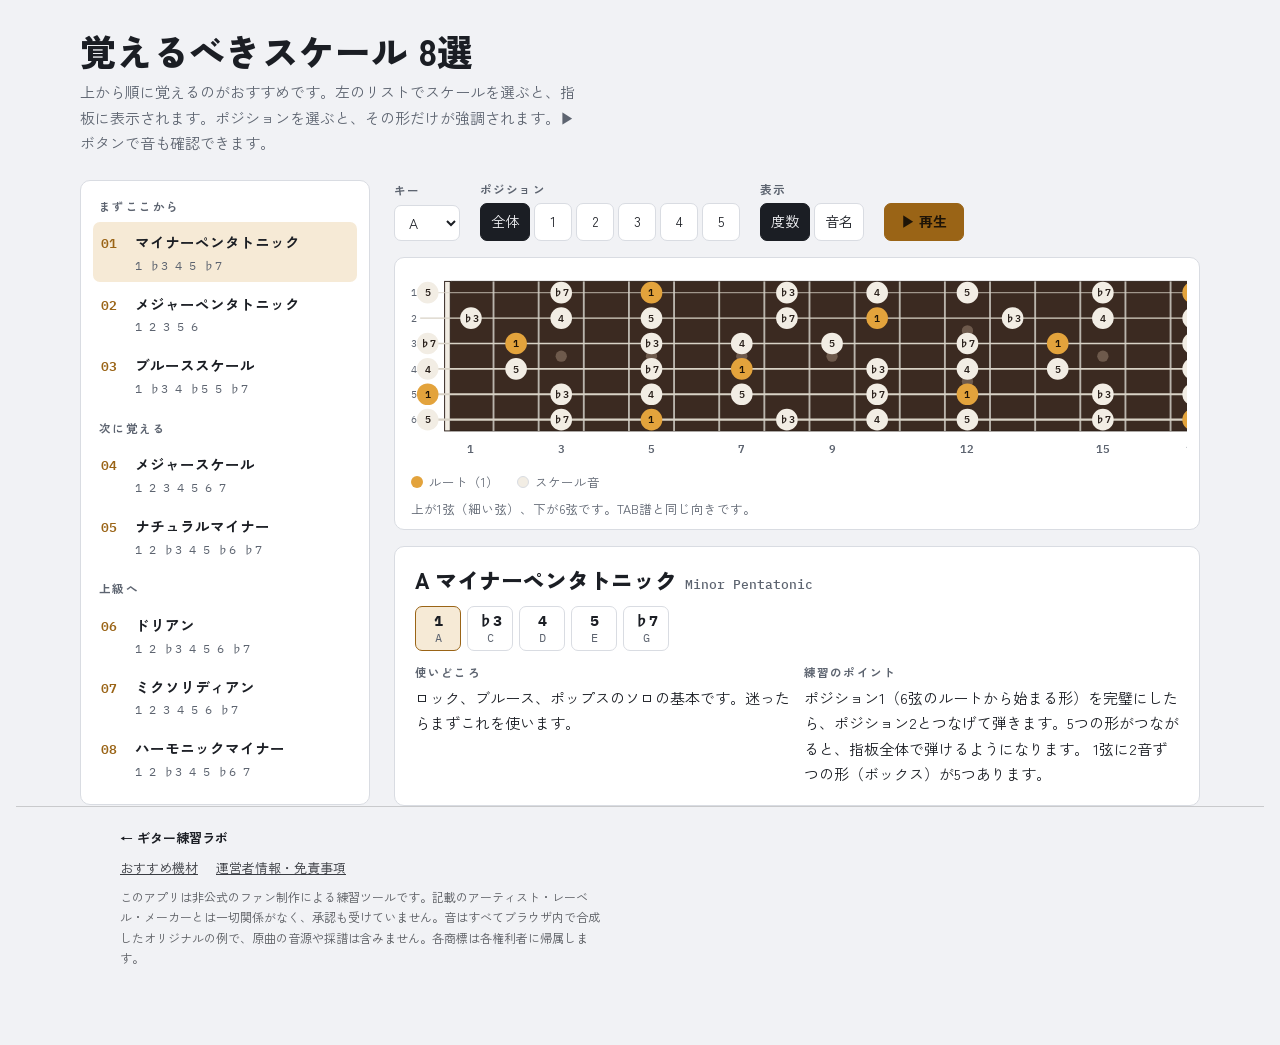
<file: apps/scales/index.html>
<!doctype html><html lang="ja" data-app data-base="../../"><head><meta charset="utf-8"><meta name=viewport content="width=device-width,initial-scale=1,viewport-fit=cover"><style>:root{color-scheme:light;box-sizing:border-box;padding-top:env(safe-area-inset-top,0px);padding-bottom:env(safe-area-inset-bottom,0px)}html{scroll-padding-top:env(safe-area-inset-top,0px)}body{margin:0;padding:0;font:14px -apple-system,BlinkMacSystemFont,sans-serif;background:#fff;color:#000}img{max-width:100%}[hidden]:not([hidden=until-found i]){display:none!important}</style><title>スケール指板帳｜ギター練習ラボ</title>
<meta name="description" content="ギターで覚えるべきスケール8種を、キーとポジションを切り替えながら指板で確認・試聴できる無料アプリ。">
<meta property="og:title" content="スケール指板帳｜ギター練習ラボ">
<meta property="og:description" content="ギターで覚えるべきスケール8種を、キーとポジションを切り替えながら指板で確認・試聴できる無料アプリ。">
<link rel="stylesheet" href="../../assets/appbar.css">
</head><body>
<meta name="claude:viewport-fit-sides" content="cover">
<link rel="preconnect" href="https://fonts.googleapis.com">
<link rel="preconnect" href="https://fonts.gstatic.com" crossorigin>
<link rel="stylesheet" href="https://fonts.googleapis.com/css2?family=Zen+Kaku+Gothic+New:wght@400;500;700;900&family=IBM+Plex+Mono:wght@500;600&display=swap">
<style>
/* Layout: left = the order to learn (scale picker), right = controls + fretboard + scale notes. Stacks on phones. */
:root{
  --bg:#F1F2F5; --surface:#FFFFFF; --fg:#1B1E24; --muted:#5D6470; --line:#D9DCE2;
  --accent:#9A6416; --accent-soft:#F6EAD6;
  --board:#3B2A21; --board-edge:#2A1D17; --fret:#B9B4AC; --string:#D8D2C6; --inlay:#6E5A4C;
  --dot:#F2EDE4; --dot-fg:#2A211C; --root:#E3A33C; --root-fg:#1E1407; --blue:#4F86D9; --blue-fg:#FFFFFF;
  --font-display:"Zen Kaku Gothic New","Hiragino Sans","Yu Gothic",sans-serif;
  --font-body:"Zen Kaku Gothic New","Hiragino Sans","Yu Gothic",sans-serif;
  --font-mono:"IBM Plex Mono",ui-monospace,Menlo,Consolas,monospace;
}
@media (prefers-color-scheme: dark){:root:not([data-theme="light"]){
  --bg:#121418; --surface:#1A1D23; --fg:#E8EAEE; --muted:#9AA1AC; --line:#2C3038;
  --accent:#E3A33C; --accent-soft:#2D2416;
  --board:#2F221B; --board-edge:#1E1511; --fret:#8F8A82; --string:#BDB6AA; --inlay:#5A4A3F;
  --dot:#F2EDE4; --dot-fg:#2A211C; --root:#E3A33C; --root-fg:#1E1407; --blue:#6C9BE6; --blue-fg:#0E1420;
  color-scheme:dark;
}}
:root[data-theme="dark"]{
  --bg:#121418; --surface:#1A1D23; --fg:#E8EAEE; --muted:#9AA1AC; --line:#2C3038;
  --accent:#E3A33C; --accent-soft:#2D2416;
  --board:#2F221B; --board-edge:#1E1511; --fret:#8F8A82; --string:#BDB6AA; --inlay:#5A4A3F;
  --dot:#F2EDE4; --dot-fg:#2A211C; --root:#E3A33C; --root-fg:#1E1407; --blue:#6C9BE6; --blue-fg:#0E1420;
  color-scheme:dark;
}
*{box-sizing:border-box}
body{background:var(--bg);color:var(--fg);font-family:var(--font-body);font-size:15px;line-height:1.7;
  padding-left:max(16px,env(safe-area-inset-left,0px));padding-right:max(16px,env(safe-area-inset-right,0px));padding-block:28px 48px}
.wrap{max-width:1120px;margin:0 auto;display:flex;flex-direction:column;gap:24px}
header h1{font-family:var(--font-display);font-weight:900;font-size:clamp(26px,4vw,36px);line-height:1.25;margin:0;text-wrap:balance;letter-spacing:.01em}
header p{margin:6px 0 0;color:var(--muted);max-width:62ch}
.grid{display:grid;grid-template-columns:290px minmax(0,1fr);gap:24px;align-items:start}
@media (max-width:860px){.grid{grid-template-columns:minmax(0,1fr)}}

/* order list */
.order{background:var(--surface);border:1px solid var(--line);border-radius:10px;padding:16px 12px;display:flex;flex-direction:column;gap:14px}
.tier h2{font-size:11.5px;letter-spacing:.12em;color:var(--muted);margin:0 6px 6px;font-weight:700}
.tier ol{list-style:none;margin:0;padding:0;display:flex;flex-direction:column;gap:2px}
.sc-btn{width:100%;display:grid;grid-template-columns:26px minmax(0,1fr);gap:4px 8px;align-items:baseline;text-align:left;
  background:none;border:0;border-radius:7px;padding:8px 8px;color:var(--fg);font:inherit;cursor:pointer}
.sc-btn:hover{background:var(--bg)}
.sc-btn:focus-visible{outline:2px solid var(--accent);outline-offset:1px}
.sc-btn[aria-pressed="true"]{background:var(--accent-soft)}
.sc-btn .n{font-family:var(--font-mono);font-size:13px;color:var(--accent);font-weight:600}
.sc-btn .nm{font-weight:700;font-size:14.5px}
.sc-btn .iv{grid-column:2;font-family:var(--font-mono);font-size:11.5px;color:var(--muted);line-height:1.3}

/* main */
.main{display:flex;flex-direction:column;gap:16px;min-width:0}
.controls{display:flex;flex-wrap:wrap;gap:12px 20px;align-items:flex-end}
.ctl{display:flex;flex-direction:column;gap:4px}
.ctl > span{font-size:11.5px;letter-spacing:.1em;color:var(--muted);font-weight:700}
select,.seg button,.play{font:inherit;font-size:14px;color:var(--fg);background:var(--surface);border:1px solid var(--line);border-radius:7px;padding:6px 10px;cursor:pointer}
select:focus-visible,.seg button:focus-visible,.play:focus-visible{outline:2px solid var(--accent);outline-offset:1px}
.seg{display:flex;flex-wrap:wrap;gap:4px}
.seg button{padding:6px 10px;min-width:38px}
.seg button[aria-pressed="true"]{background:var(--fg);color:var(--bg);border-color:var(--fg)}
.play{background:var(--accent);color:var(--root-fg);border-color:var(--accent);font-weight:700;padding:6px 16px}
:root[data-theme="dark"] .play{color:#1E1407}

.board-box{background:var(--surface);border:1px solid var(--line);border-radius:10px;padding:14px 12px 10px}
.board-scroll{overflow-x:auto;-webkit-overflow-scrolling:touch}
.board-scroll svg{display:block;min-width:820px;width:100%;height:auto}
.legend{display:flex;flex-wrap:wrap;gap:6px 18px;font-size:12.5px;color:var(--muted);margin-top:8px;padding:0 4px}
.legend i{display:inline-block;width:12px;height:12px;border-radius:50%;vertical-align:-1px;margin-right:6px}
.hint{font-size:12.5px;color:var(--muted);margin:6px 4px 0}

.detail{background:var(--surface);border:1px solid var(--line);border-radius:10px;padding:18px 20px;display:flex;flex-direction:column;gap:12px}
.detail h3{margin:0;font-family:var(--font-display);font-size:22px;font-weight:900;line-height:1.3}
.detail h3 small{font-family:var(--font-mono);font-weight:500;font-size:13px;color:var(--muted);margin-left:8px}
.chips{display:flex;flex-wrap:wrap;gap:6px}
.chip{display:flex;flex-direction:column;align-items:center;min-width:46px;padding:5px 8px;border:1px solid var(--line);border-radius:7px;font-family:var(--font-mono);line-height:1.25}
.chip b{font-size:15px}
.chip span{font-size:11.5px;color:var(--muted)}
.chip.root{background:var(--accent-soft);border-color:var(--accent)}
.chip.blue b{color:var(--blue)}
.facts{display:grid;grid-template-columns:repeat(auto-fit,minmax(240px,1fr));gap:14px}
.facts div{min-width:0}
.facts h4{margin:0 0 2px;font-size:11.5px;letter-spacing:.1em;color:var(--muted)}
.facts p{margin:0;max-width:60ch}

svg text{font-family:var(--font-mono)}
.dot circle{transition:opacity .15s}
.dot.dim{opacity:.22}
.dot.on circle{stroke:var(--fg);stroke-width:3}
@media (prefers-reduced-motion:reduce){.dot circle{transition:none}}
</style>

<div class="wrap">
  <header>
    <h1>覚えるべきスケール 8選</h1>
    <p>上から順に覚えるのがおすすめです。左のリストでスケールを選ぶと、指板に表示されます。ポジションを選ぶと、その形だけが強調されます。▶ボタンで音も確認できます。</p>
  </header>

  <div class="grid">
    <nav class="order" id="order" aria-label="スケールの一覧"></nav>

    <div class="main">
      <div class="controls">
        <label class="ctl"><span>キー</span>
          <select id="key"></select>
        </label>
        <div class="ctl"><span>ポジション</span>
          <div class="seg" id="pos" role="group" aria-label="ポジション"></div>
        </div>
        <div class="ctl"><span>表示</span>
          <div class="seg" id="lab" role="group" aria-label="表示">
            <button type="button" id="lab-deg" data-v="deg" aria-pressed="true">度数</button>
            <button type="button" id="lab-name" data-v="name" aria-pressed="false">音名</button>
          </div>
        </div>
        <button type="button" class="play" id="play">▶ 再生</button>
      </div>

      <div class="board-box">
        <div class="board-scroll"><svg id="board" role="img" aria-label="ギター指板"></svg></div>
        <div class="legend">
          <span><i style="background:var(--root)"></i>ルート（1）</span>
          <span><i style="background:var(--dot);border:1px solid var(--line)"></i>スケール音</span>
          <span id="lg-blue"><i style="background:var(--blue)"></i>ブルーノート（♭5）</span>
        </div>
        <p class="hint">上が1弦（細い弦）、下が6弦です。TAB譜と同じ向きです。</p>
      </div>

      <section class="detail" id="detail" aria-live="polite"></section>
    </div>
  </div>
</div>

<script>
const SCALES=[
 {id:'minpent',tier:0,name:'マイナーペンタトニック',en:'Minor Pentatonic',iv:[0,3,5,7,10],
  use:'ロック、ブルース、ポップスのソロの基本です。迷ったらまずこれを使います。',
  tip:'ポジション1（6弦のルートから始まる形）を完璧にしたら、ポジション2とつなげて弾きます。5つの形がつながると、指板全体で弾けるようになります。'},
 {id:'majpent',tier:0,name:'メジャーペンタトニック',en:'Major Pentatonic',iv:[0,2,4,7,9],
  use:'明るい曲、カントリー、J-POPの歌うようなソロに使います。',
  tip:'形はマイナーペンタと同じで、ルートの位置だけが違います（Cメジャーペンタ＝Aマイナーペンタ）。ルートを意識して弾くと響きが変わります。'},
 {id:'blues',tier:0,name:'ブルーススケール',en:'Blues Scale',iv:[0,3,5,6,7,10],
  use:'マイナーペンタに♭5を足したスケールです。ブルースやロックの「泣き」の味付けになります。',
  tip:'♭5は通過する音です。この音で止まらず、隣の4か5へ流れるように弾きます。'},
 {id:'major',tier:1,name:'メジャースケール',en:'Major / Ionian',iv:[0,2,4,5,7,9,11],
  use:'すべての音楽理論の基準です。コードやモードは、このスケールから作られています。',
  tip:'度数を声に出しながら弾きます。ポジションは「1弦に3音」の形なので、指使いが一定で速弾きの練習にもなります。'},
 {id:'minor',tier:1,name:'ナチュラルマイナー',en:'Natural Minor / Aeolian',iv:[0,2,3,5,7,8,10],
  use:'暗く切ない曲、ハードロック、メタルに使います。',
  tip:'マイナーペンタに2度と♭6を足したものと考えると、早く覚えられます。'},
 {id:'dorian',tier:2,name:'ドリアン',en:'Dorian',iv:[0,2,3,5,7,9,10],
  use:'ファンク、フュージョン、サンタナ風のマイナーです。m7コードが続く曲で使います。',
  tip:'ナチュラルマイナーとの違いは6度だけです。この6度を強調すると、ドリアンらしいおしゃれな響きになります。'},
 {id:'mixo',tier:2,name:'ミクソリディアン',en:'Mixolydian',iv:[0,2,4,5,7,9,10],
  use:'7thコード（ドミナント）の上で使います。ブルースロックやファンクに合います。',
  tip:'メジャースケールの7度を半音下げただけです。♭7を狙って弾くと、7thコードの響きが出ます。'},
 {id:'harm',tier:2,name:'ハーモニックマイナー',en:'Harmonic Minor',iv:[0,2,3,5,7,8,11],
  use:'マイナーキーのⅤ7コードの上、ネオクラシカル、エキゾチックな雰囲気に使います。',
  tip:'♭6から7へ1音半とぶところが特徴です。ここをゆっくり正確に弾きます。'}
];
const TIERS=['まずここから','次に覚える','上級へ'];
const DEG=['1','♭2','2','♭3','3','4','♭5','5','♭6','6','♭7','7'];
const SHARP=['C','C♯','D','D♯','E','F','F♯','G','G♯','A','A♯','B'];
const FLAT=['C','D♭','D','E♭','E','F','G♭','G','A♭','A','B♭','B'];
const KEYS=[[0,'C'],[1,'D♭'],[2,'D'],[3,'E♭'],[4,'E'],[5,'F'],[6,'F♯'],[7,'G'],[8,'A♭'],[9,'A'],[10,'B♭'],[11,'B']];
const OPEN=[40,45,50,55,59,64]; // 6弦→1弦
const SNAME=['E','A','D','G','B','E'];
const FRETS=17;

const st={sc:'minpent',key:9,pos:0,lab:'deg'};
try{const s=JSON.parse(localStorage.getItem('scale-fb')||'null');if(s)Object.assign(st,s)}catch(e){}
const save=()=>{try{localStorage.setItem('scale-fb',JSON.stringify(st))}catch(e){}};
const cur=()=>SCALES.find(s=>s.id===st.sc)||SCALES[0];
const rel=p=>((p-st.key)%12+12)%12;

function useFlat(sc){
  let m=st.key;
  if(sc.id==='dorian')m=st.key+10;else if(sc.id==='mixo')m=st.key+5;
  else if(sc.iv.includes(3)&&!sc.iv.includes(4))m=st.key+3;
  return [1,3,5,8,10].includes(m%12);
}
function nameOf(pc,sc){const r=((pc-st.key)%12+12)%12;if(r===6)return FLAT[pc];return (useFlat(sc)?FLAT:SHARP)[pc]}

/* positions: pentatonic = 2 notes/string, 7-note = 3 notes/string */
function positions(sc){
  const base=sc.id==='blues'?[0,3,5,7,10]:sc.iv, ps=base.length===5?2:3, out=[]; let prevMin=-1;
  for(let k=0;k<base.length;k++){
    const target=(st.key+base[k])%12; let p=40+((target-40)%12+12)%12;
    const seq=[];while(seq.length<ps*6){if(base.includes(rel(p)))seq.push(p);p++}
    let cells=[];for(let j=0;j<6;j++)for(let t=0;t<ps;t++){const pitch=seq[j*ps+t];cells.push({s:j,f:pitch-OPEN[j]})}
    let mn=Math.min(...cells.map(c=>c.f)),mx=Math.max(...cells.map(c=>c.f));
    if(mn<0){cells.forEach(c=>c.f+=12);mn+=12;mx+=12}
    if(mx>FRETS&&mn-12>=0){cells.forEach(c=>c.f-=12);mn-=12;mx-=12}
    if(mn<prevMin&&mx+12<=FRETS){cells.forEach(c=>c.f+=12);mn+=12;mx+=12}
    prevMin=mn;
    if(sc.iv.length>base.length){
      for(let j=0;j<6;j++)for(let f=mn;f<=mx;f++){const r=rel(OPEN[j]+f);if(sc.iv.includes(r)&&!base.includes(r))cells.push({s:j,f})}
    }
    out.push(cells.filter(c=>c.f>=0&&c.f<=FRETS));
  }
  return out;
}

/* order list */
function renderOrder(){
  const el=document.getElementById('order');let n=0;el.innerHTML='';
  TIERS.forEach((t,ti)=>{
    const d=document.createElement('div');d.className='tier';
    d.innerHTML='<h2>'+t+'</h2>';const ol=document.createElement('ol');
    SCALES.filter(s=>s.tier===ti).forEach(s=>{n++;
      const li=document.createElement('li');const b=document.createElement('button');
      b.type='button';b.className='sc-btn';b.id='sc-'+s.id;b.setAttribute('aria-pressed',s.id===st.sc);
      b.innerHTML='<span class="n">'+String(n).padStart(2,'0')+'</span><span class="nm">'+s.name+'</span><span class="iv">'+s.iv.map(i=>DEG[i]).join(' ')+'</span>';
      b.onclick=()=>{st.sc=s.id;st.pos=0;stop();save();renderAll()};
      li.appendChild(b);ol.appendChild(li)});
    d.appendChild(ol);el.appendChild(d)});
}

function renderControls(){
  const k=document.getElementById('key');
  if(!k.options.length){KEYS.forEach(([v,l])=>{const o=document.createElement('option');o.value=v;o.textContent=l;k.appendChild(o)});
    k.onchange=()=>{st.key=+k.value;stop();save();renderAll()}}
  k.value=st.key;
  const sc=cur(),n=sc.id==='blues'?5:sc.iv.length,pos=document.getElementById('pos');pos.innerHTML='';
  if(st.pos>n)st.pos=0;
  const mk=(v,l)=>{const b=document.createElement('button');b.type='button';b.id='pos-'+v;b.textContent=l;b.setAttribute('aria-pressed',st.pos===v);
    b.onclick=()=>{st.pos=v;stop();save();renderAll()};pos.appendChild(b)};
  mk(0,'全体');for(let i=1;i<=n;i++)mk(i,String(i));
  document.querySelectorAll('#lab button').forEach(b=>{b.setAttribute('aria-pressed',b.dataset.v===st.lab);
    b.onclick=()=>{st.lab=b.dataset.v;save();renderAll()}});
  document.getElementById('lg-blue').hidden=!sc.iv.includes(6);
}

const W=48,X0=44,Y0=22,G=27;
const fx=f=>f===0?X0-22:X0+(f-.5)*W, sy=j=>Y0+(5-j)*G;
function renderBoard(){
  const sc=cur(),svg=document.getElementById('board'),width=X0+FRETS*W+12,h=Y0+5*G+46;
  svg.setAttribute('viewBox','0 0 '+width+' '+h);
  const box=st.pos?positions(sc)[st.pos-1]:null,inBox=new Set(box?box.map(c=>c.s+'-'+c.f):[]);
  let s='<rect x="'+X0+'" y="'+(Y0-12)+'" width="'+(FRETS*W)+'" height="'+(5*G+24)+'" rx="3" fill="var(--board)" stroke="var(--board-edge)"/>';
  const midY=Y0+2.5*G;
  [3,5,7,9,15,17].forEach(f=>{if(f<=FRETS)s+='<circle cx="'+fx(f)+'" cy="'+midY+'" r="6" fill="var(--inlay)"/>'});
  s+='<circle cx="'+fx(12)+'" cy="'+(Y0+1.5*G)+'" r="6" fill="var(--inlay)"/><circle cx="'+fx(12)+'" cy="'+(Y0+3.5*G)+'" r="6" fill="var(--inlay)"/>';
  for(let f=1;f<=FRETS;f++)s+='<line x1="'+(X0+f*W)+'" x2="'+(X0+f*W)+'" y1="'+(Y0-12)+'" y2="'+(Y0+5*G+12)+'" stroke="var(--fret)" stroke-width="2"/>';
  s+='<rect x="'+(X0-4)+'" y="'+(Y0-12)+'" width="6" height="'+(5*G+24)+'" fill="var(--dot)" stroke="var(--board-edge)"/>';
  for(let j=0;j<6;j++){s+='<line x1="'+(X0-30)+'" x2="'+(X0+FRETS*W)+'" y1="'+sy(j)+'" y2="'+sy(j)+'" stroke="var(--string)" stroke-width="'+(2.6-j*.35)+'"/>';
    s+='<text x="4" y="'+(sy(j)+4)+'" font-size="11" fill="var(--muted)">'+(6-j)+'</text>'}
  for(let f=1;f<=FRETS;f++)if([3,5,7,9,12,15,17].includes(f)||f===1)s+='<text x="'+fx(f)+'" y="'+(h-10)+'" text-anchor="middle" font-size="12" font-weight="600" fill="var(--muted)">'+f+'</text>';
  for(let j=0;j<6;j++)for(let f=0;f<=FRETS;f++){
    const p=OPEN[j]+f,r=rel(p);if(!sc.iv.includes(r))continue;
    const root=r===0,blue=r===6&&sc.id==='blues';
    const fill=root?'var(--root)':blue?'var(--blue)':'var(--dot)',tc=root?'var(--root-fg)':blue?'var(--blue-fg)':'var(--dot-fg)';
    const label=st.lab==='deg'?DEG[r]:nameOf(p%12,sc);
    const dim=box&&!inBox.has(j+'-'+f)?' dim':'';
    s+='<g class="dot'+dim+'" id="d-'+j+'-'+f+'"><circle cx="'+fx(f)+'" cy="'+sy(j)+'" r="11.5" fill="'+fill+'"/><text x="'+fx(f)+'" y="'+(sy(j)+4)+'" text-anchor="middle" font-size="'+(label.length>2?9.5:11)+'" font-weight="600" fill="'+tc+'">'+label+'</text></g>';
  }
  svg.innerHTML=s;
}

function renderDetail(){
  const sc=cur(),keyName=KEYS.find(k=>k[0]===st.key)[1];
  const chips=sc.iv.map(i=>'<div class="chip'+(i===0?' root':'')+(i===6?' blue':'')+'"><b>'+DEG[i]+'</b><span>'+nameOf((st.key+i)%12,sc)+'</span></div>').join('');
  const n=sc.id==='blues'?5:sc.iv.length;
  const shape=sc.iv.length===7?'1弦に3音ずつの形が'+n+'つあります。':'1弦に2音ずつの形（ボックス）が5つあります。';
  document.getElementById('detail').innerHTML=
   '<h3>'+keyName+' '+sc.name+'<small>'+sc.en+'</small></h3>'+
   '<div class="chips">'+chips+'</div>'+
   '<div class="facts"><div><h4>使いどころ</h4><p>'+sc.use+'</p></div><div><h4>練習のポイント</h4><p>'+sc.tip+' '+shape+'</p></div></div>';
}
function renderAll(){renderOrder();renderControls();renderBoard();renderDetail()}

/* sound */
let ac=null,timers=[];
function pluck(midi,t){
  const f=440*Math.pow(2,(midi-69)/12),o=ac.createOscillator(),o2=ac.createOscillator(),g=ac.createGain(),lp=ac.createBiquadFilter();
  o.type='triangle';o2.type='sawtooth';o.frequency.value=f;o2.frequency.value=f;
  const g2=ac.createGain();g2.gain.value=.12;o2.connect(g2);g2.connect(lp);o.connect(lp);
  lp.type='lowpass';lp.frequency.setValueAtTime(f*6,t);lp.frequency.exponentialRampToValueAtTime(f*1.5,t+.4);
  lp.connect(g);g.connect(ac.destination);
  g.gain.setValueAtTime(0,t);g.gain.linearRampToValueAtTime(.3,t+.005);g.gain.exponentialRampToValueAtTime(.001,t+1.1);
  o.start(t);o2.start(t);o.stop(t+1.2);o2.stop(t+1.2);
}
function stop(){timers.forEach(clearTimeout);timers=[];document.querySelectorAll('.dot.on').forEach(d=>d.classList.remove('on'));
  const b=document.getElementById('play');if(b)b.textContent='▶ 再生'}
document.getElementById('play').onclick=()=>{
  if(timers.length){stop();return}
  try{ac=ac||new (window.AudioContext||window.webkitAudioContext)();ac.resume()}catch(e){return}
  const sc=cur(),cells=positions(sc)[Math.max(0,st.pos-1)].slice().sort((a,b)=>(OPEN[a.s]+a.f)-(OPEN[b.s]+b.f));
  const seq=cells.concat(cells.slice(0,-1).reverse()),step=.2,t0=ac.currentTime+.05;
  document.getElementById('play').textContent='■ 停止';
  seq.forEach((c,i)=>{pluck(OPEN[c.s]+c.f,t0+i*step);
    timers.push(setTimeout(()=>{document.querySelectorAll('.dot.on').forEach(d=>d.classList.remove('on'));
      const d=document.getElementById('d-'+c.s+'-'+c.f);if(d)d.classList.add('on')},(i*step+.05)*1000))});
  timers.push(setTimeout(stop,(seq.length*step+.4)*1000));
};
renderAll();
</script>

<script src="../../assets/config.js"></script>
<script src="../../assets/site.js"></script>
</body></html>
</file>
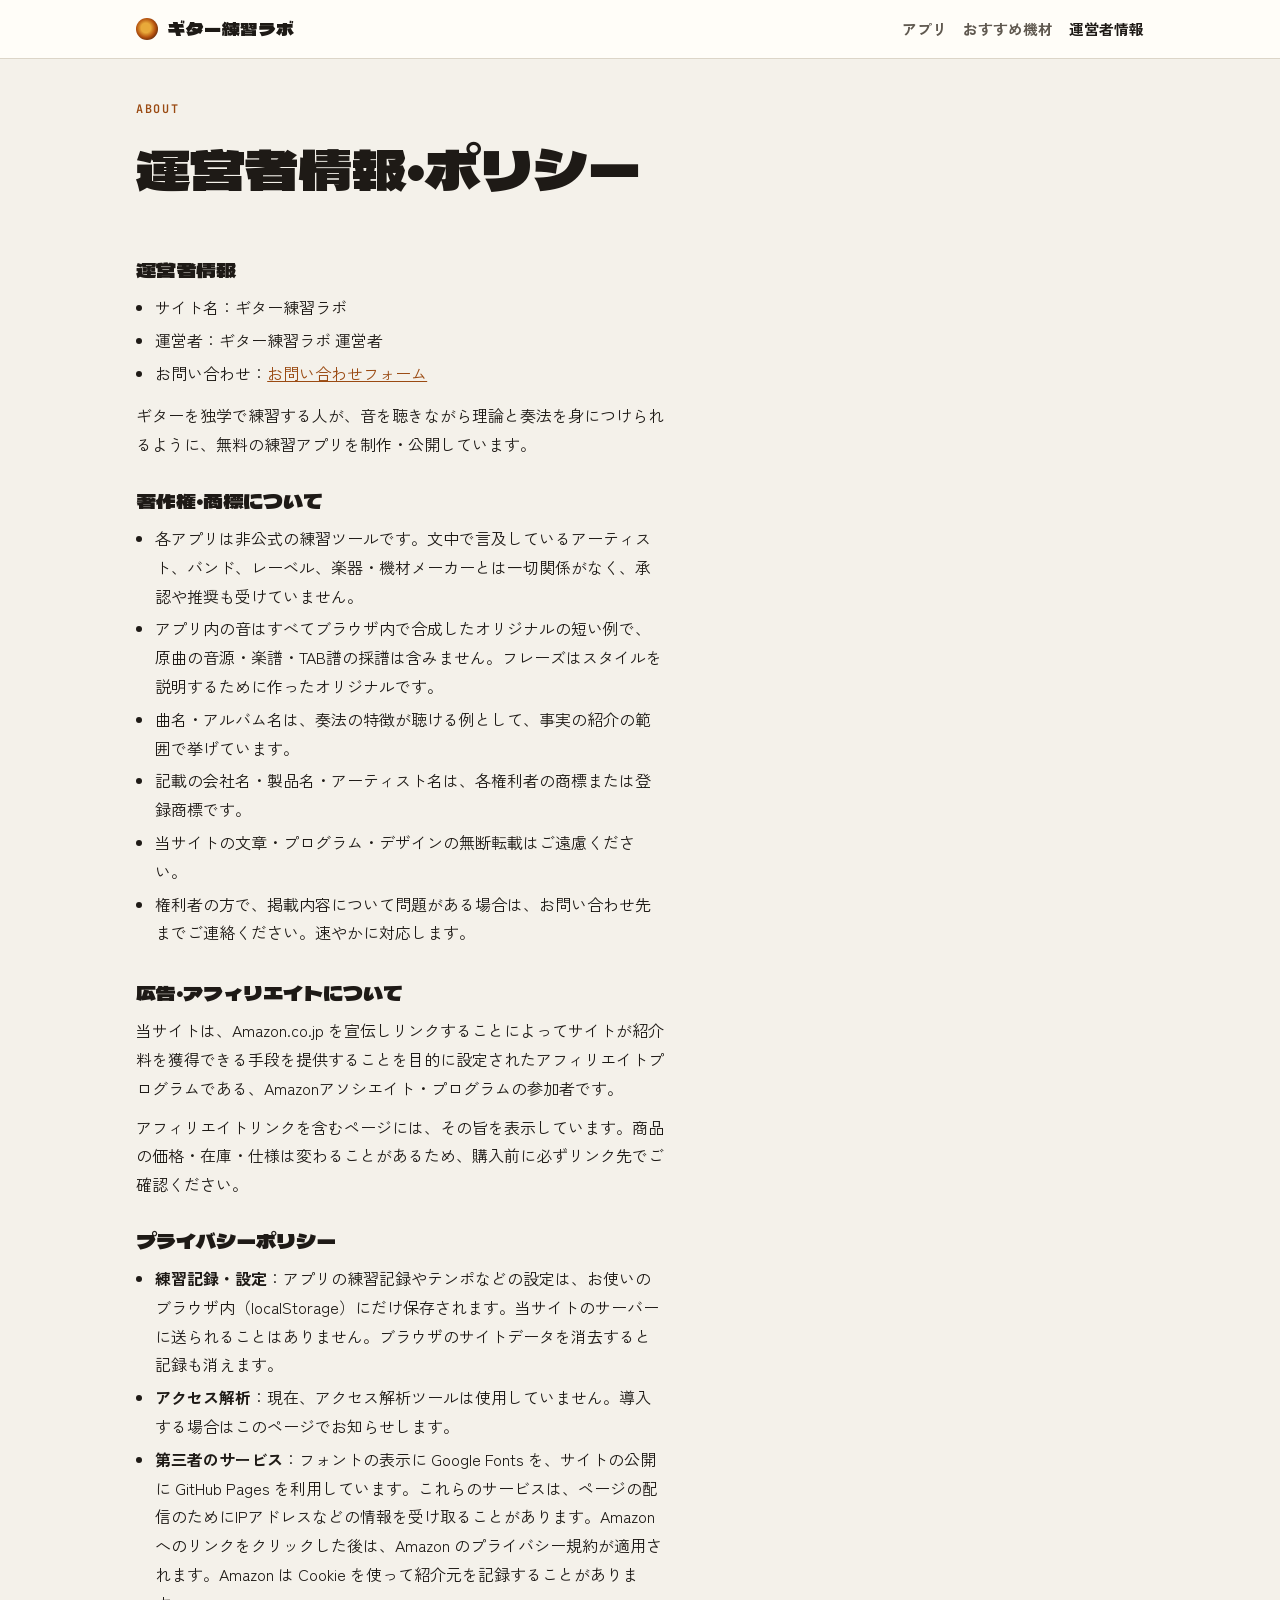
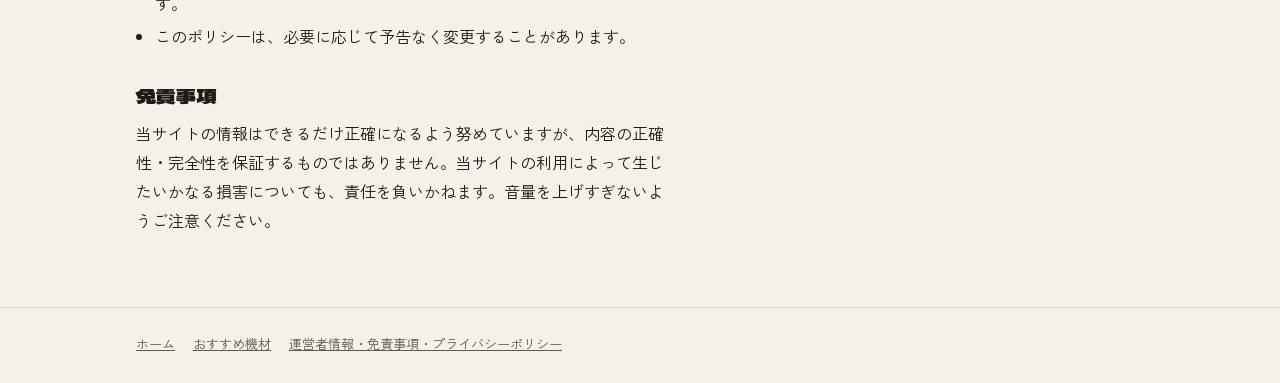
<file: about.html>
<!doctype html>
<html lang="ja" data-base="./">
<head>
<meta charset="utf-8">
<meta name="viewport" content="width=device-width,initial-scale=1,viewport-fit=cover">
<title>運営者情報・免責事項・プライバシーポリシー｜ギター練習ラボ</title>
<meta name="description" content="ギター練習ラボの運営者情報、免責事項、著作権・商標について、アフィリエイトについて、プライバシーポリシー。">
<link rel="preconnect" href="https://fonts.googleapis.com">
<link rel="preconnect" href="https://fonts.gstatic.com" crossorigin>
<link rel="stylesheet" href="https://fonts.googleapis.com/css2?family=Dela+Gothic+One&family=Zen+Kaku+Gothic+New:wght@400;500;700&family=JetBrains+Mono:wght@400;600&display=swap">
<link rel="stylesheet" href="assets/site.css">
</head>
<body>
<header class="site-head">
  <div class="wrap">
    <a class="logo" href="./"><i aria-hidden="true"></i>ギター練習ラボ</a>
    <nav class="site-nav" aria-label="サイト">
      <a href="./#apps">アプリ</a>
      <a href="gear.html">おすすめ機材</a>
      <a href="about.html" aria-current="page">運営者情報</a>
    </nav>
  </div>
</header>

<main class="wrap">
  <section class="lead">
    <span class="eyebrow">About</span>
    <h1>運営者情報・ポリシー</h1>
  </section>

  <div class="prose">
    <section aria-labelledby="a1">
      <h2 id="a1">運営者情報</h2>
      <ul>
        <li>サイト名：ギター練習ラボ</li>
        <li>運営者：<span id="op"></span></li>
        <li>お問い合わせ：<span data-contact></span></li>
      </ul>
      <p>ギターを独学で練習する人が、音を聴きながら理論と奏法を身につけられるように、無料の練習アプリを制作・公開しています。</p>
    </section>

    <section aria-labelledby="a2">
      <h2 id="a2">著作権・商標について</h2>
      <ul>
        <li>各アプリは非公式の練習ツールです。文中で言及しているアーティスト、バンド、レーベル、楽器・機材メーカーとは一切関係がなく、承認や推奨も受けていません。</li>
        <li>アプリ内の音はすべてブラウザ内で合成したオリジナルの短い例で、原曲の音源・楽譜・TAB譜の採譜は含みません。フレーズはスタイルを説明するために作ったオリジナルです。</li>
        <li>曲名・アルバム名は、奏法の特徴が聴ける例として、事実の紹介の範囲で挙げています。</li>
        <li>記載の会社名・製品名・アーティスト名は、各権利者の商標または登録商標です。</li>
        <li>当サイトの文章・プログラム・デザインの無断転載はご遠慮ください。</li>
        <li>権利者の方で、掲載内容について問題がある場合は、お問い合わせ先までご連絡ください。速やかに対応します。</li>
      </ul>
    </section>

    <section aria-labelledby="a3">
      <h2 id="a3">広告・アフィリエイトについて</h2>
      <p>当サイトは、Amazon.co.jp を宣伝しリンクすることによってサイトが紹介料を獲得できる手段を提供することを目的に設定されたアフィリエイトプログラムである、Amazonアソシエイト・プログラムの参加者です。</p>
      <p>アフィリエイトリンクを含むページには、その旨を表示しています。商品の価格・在庫・仕様は変わることがあるため、購入前に必ずリンク先でご確認ください。</p>
    </section>

    <section aria-labelledby="a4">
      <h2 id="a4">プライバシーポリシー</h2>
      <ul>
        <li><b>練習記録・設定</b>：アプリの練習記録やテンポなどの設定は、お使いのブラウザ内（localStorage）にだけ保存されます。当サイトのサーバーに送られることはありません。ブラウザのサイトデータを消去すると記録も消えます。</li>
        <li><b>アクセス解析</b>：現在、アクセス解析ツールは使用していません。導入する場合はこのページでお知らせします。</li>
        <li><b>第三者のサービス</b>：フォントの表示に Google Fonts を、サイトの公開に GitHub Pages を利用しています。これらのサービスは、ページの配信のためにIPアドレスなどの情報を受け取ることがあります。Amazon へのリンクをクリックした後は、Amazon のプライバシー規約が適用されます。Amazon は Cookie を使って紹介元を記録することがあります。</li>
        <li>このポリシーは、必要に応じて予告なく変更することがあります。</li>
      </ul>
    </section>

    <section aria-labelledby="a5">
      <h2 id="a5">免責事項</h2>
      <p>当サイトの情報はできるだけ正確になるよう努めていますが、内容の正確性・完全性を保証するものではありません。当サイトの利用によって生じたいかなる損害についても、責任を負いかねます。音量を上げすぎないようご注意ください。</p>
    </section>
  </div>
</main>

<footer class="site-foot">
  <div class="wrap">
    <nav aria-label="フッター"><a href="./">ホーム</a><a href="gear.html">おすすめ機材</a><a href="about.html">運営者情報・免責事項・プライバシーポリシー</a></nav>
  </div>
</footer>
<script src="assets/config.js"></script>
<script>document.getElementById('op').textContent=(window.SITE_CONFIG||{}).operator||''</script>
<script src="assets/site.js"></script>
</body>
</html>
</file>
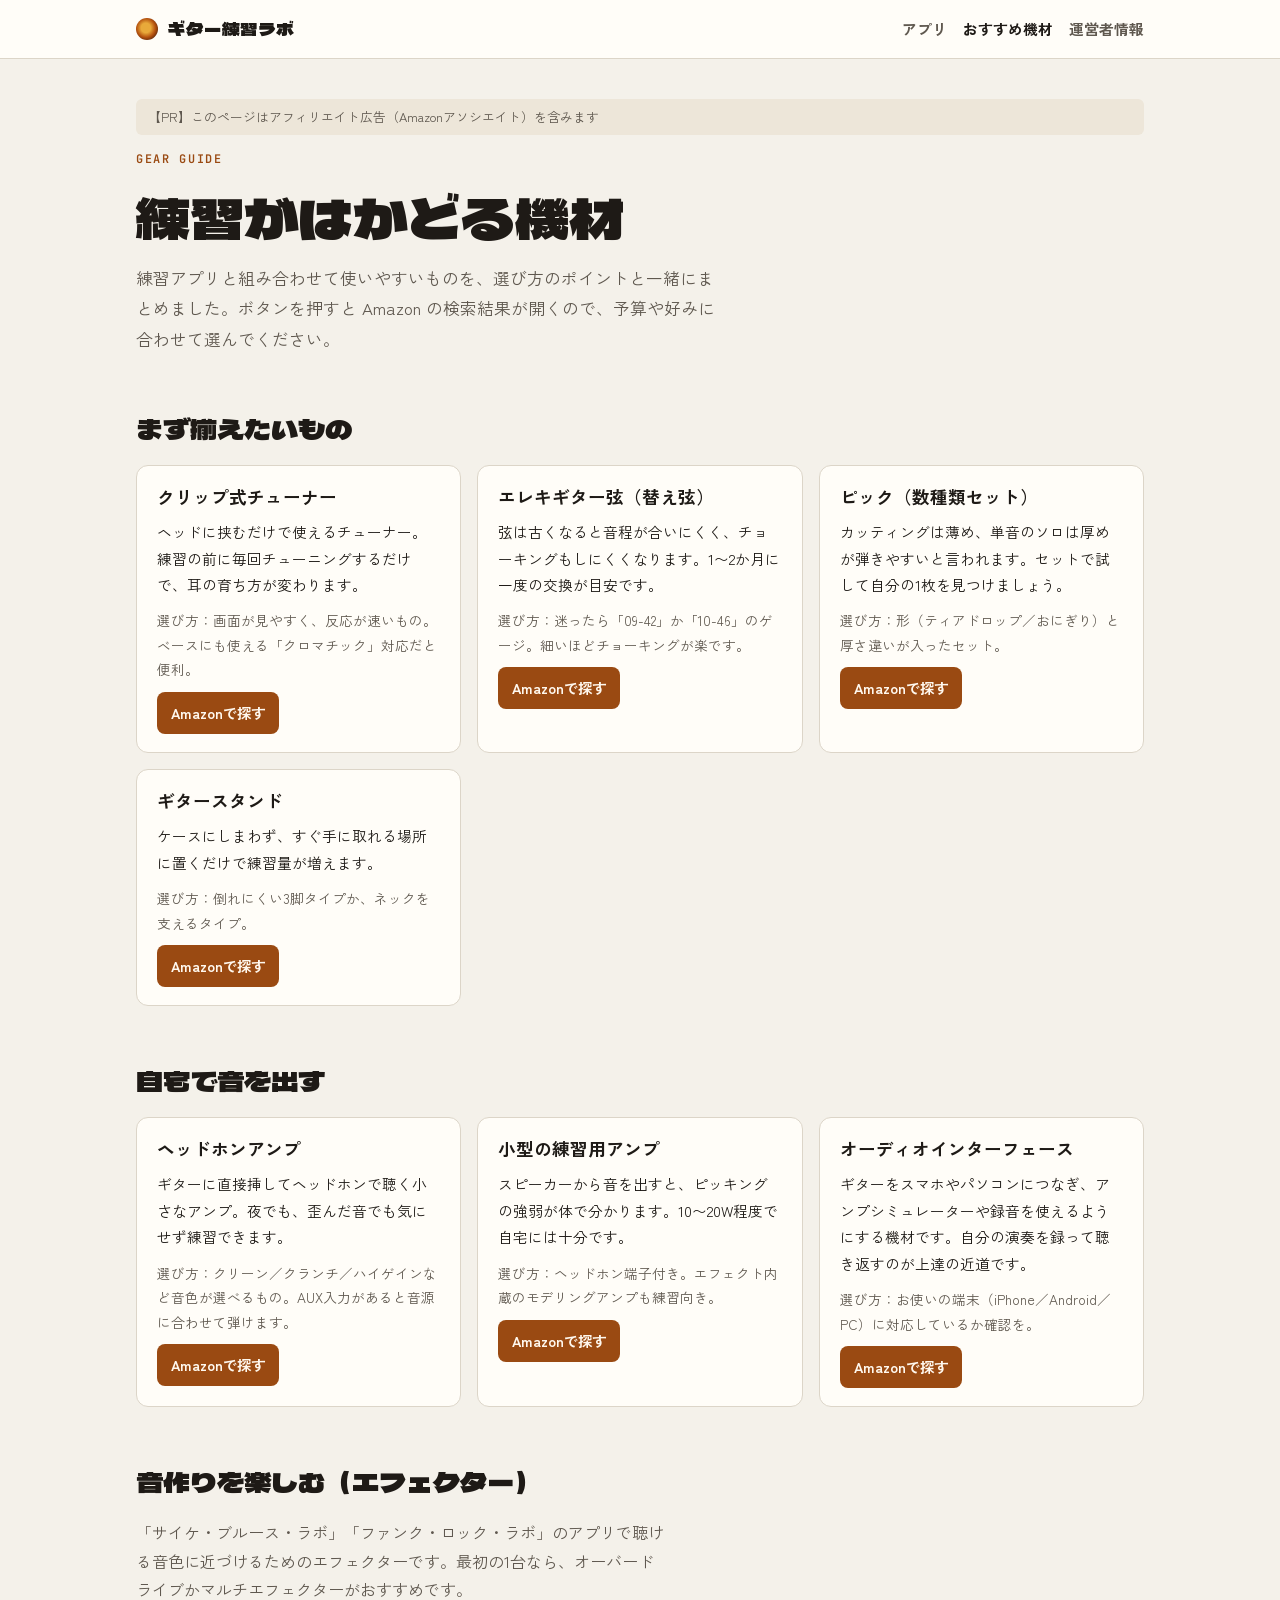
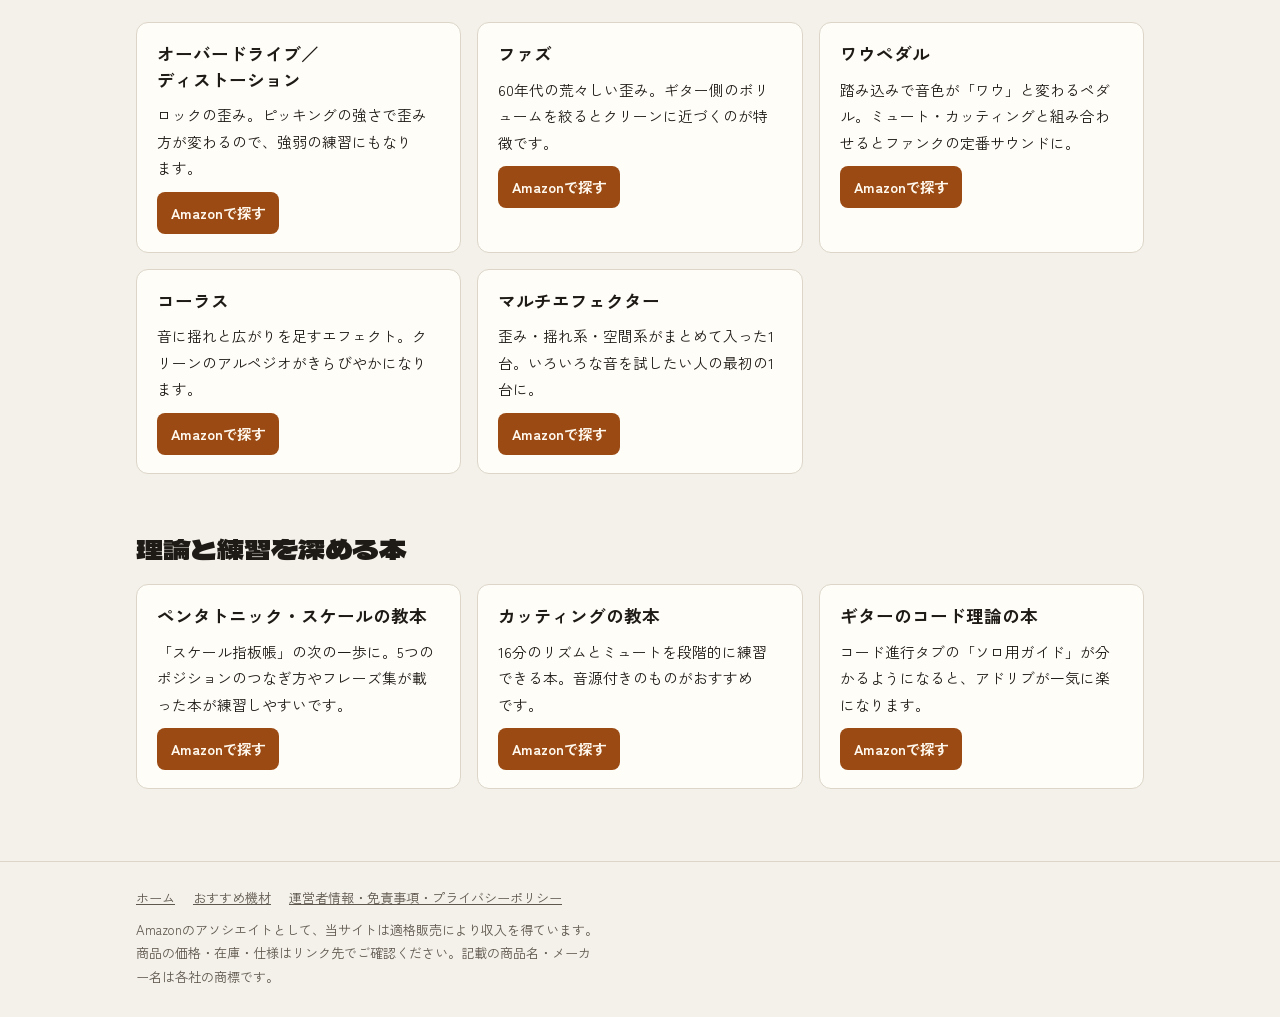
<file: gear.html>
<!doctype html>
<html lang="ja" data-base="./">
<head>
<meta charset="utf-8">
<meta name="viewport" content="width=device-width,initial-scale=1,viewport-fit=cover">
<title>ギター練習におすすめの機材と選び方｜ギター練習ラボ</title>
<meta name="description" content="自宅でのギター練習に役立つチューナー、替え弦、ヘッドホンアンプ、エフェクター、教本の選び方。練習アプリと組み合わせて使えるものを中心に紹介します。">
<link rel="preconnect" href="https://fonts.googleapis.com">
<link rel="preconnect" href="https://fonts.gstatic.com" crossorigin>
<link rel="stylesheet" href="https://fonts.googleapis.com/css2?family=Dela+Gothic+One&family=Zen+Kaku+Gothic+New:wght@400;500;700&family=JetBrains+Mono:wght@400;600&display=swap">
<link rel="stylesheet" href="assets/site.css">
</head>
<body>
<header class="site-head">
  <div class="wrap">
    <a class="logo" href="./"><i aria-hidden="true"></i>ギター練習ラボ</a>
    <nav class="site-nav" aria-label="サイト">
      <a href="./#apps">アプリ</a>
      <a href="gear.html" aria-current="page">おすすめ機材</a>
      <a href="about.html">運営者情報</a>
    </nav>
  </div>
</header>

<main class="wrap">
  <section class="lead">
    <span class="pr-note">【PR】このページはアフィリエイト広告（Amazonアソシエイト）を含みます</span>
    <span class="eyebrow">Gear guide</span>
    <h1>練習がはかどる機材</h1>
    <p class="muted">練習アプリと組み合わせて使いやすいものを、選び方のポイントと一緒にまとめました。ボタンを押すと Amazon の検索結果が開くので、予算や好みに合わせて選んでください。</p>
  </section>

  <section aria-labelledby="g1">
    <h2 id="g1">まず揃えたいもの</h2>
    <div class="gear-grid">
      <article class="gcard"><h3>クリップ式チューナー</h3>
        <p>ヘッドに挟むだけで使えるチューナー。練習の前に毎回チューニングするだけで、耳の育ち方が変わります。</p>
        <p class="why">選び方：画面が見やすく、反応が速いもの。ベースにも使える「クロマチック」対応だと便利。</p>
        <a class="gbtn" data-amazon="クリップチューナー ギター" href="#">Amazonで探す</a></article>
      <article class="gcard"><h3>エレキギター弦（替え弦）</h3>
        <p>弦は古くなると音程が合いにくく、チョーキングもしにくくなります。1〜2か月に一度の交換が目安です。</p>
        <p class="why">選び方：迷ったら「09-42」か「10-46」のゲージ。細いほどチョーキングが楽です。</p>
        <a class="gbtn" data-amazon="エレキギター弦 10-46" href="#">Amazonで探す</a></article>
      <article class="gcard"><h3>ピック（数種類セット）</h3>
        <p>カッティングは薄め、単音のソロは厚めが弾きやすいと言われます。セットで試して自分の1枚を見つけましょう。</p>
        <p class="why">選び方：形（ティアドロップ／おにぎり）と厚さ違いが入ったセット。</p>
        <a class="gbtn" data-amazon="ギター ピック セット 厚さ" href="#">Amazonで探す</a></article>
      <article class="gcard"><h3>ギタースタンド</h3>
        <p>ケースにしまわず、すぐ手に取れる場所に置くだけで練習量が増えます。</p>
        <p class="why">選び方：倒れにくい3脚タイプか、ネックを支えるタイプ。</p>
        <a class="gbtn" data-amazon="ギタースタンド" href="#">Amazonで探す</a></article>
    </div>
  </section>

  <section aria-labelledby="g2">
    <h2 id="g2">自宅で音を出す</h2>
    <div class="gear-grid">
      <article class="gcard"><h3>ヘッドホンアンプ</h3>
        <p>ギターに直接挿してヘッドホンで聴く小さなアンプ。夜でも、歪んだ音でも気にせず練習できます。</p>
        <p class="why">選び方：クリーン／クランチ／ハイゲインなど音色が選べるもの。AUX入力があると音源に合わせて弾けます。</p>
        <a class="gbtn" data-amazon="ヘッドホンアンプ ギター" href="#">Amazonで探す</a></article>
      <article class="gcard"><h3>小型の練習用アンプ</h3>
        <p>スピーカーから音を出すと、ピッキングの強弱が体で分かります。10〜20W程度で自宅には十分です。</p>
        <p class="why">選び方：ヘッドホン端子付き。エフェクト内蔵のモデリングアンプも練習向き。</p>
        <a class="gbtn" data-amazon="ギターアンプ 小型 練習用" href="#">Amazonで探す</a></article>
      <article class="gcard"><h3>オーディオインターフェース</h3>
        <p>ギターをスマホやパソコンにつなぎ、アンプシミュレーターや録音を使えるようにする機材です。自分の演奏を録って聴き返すのが上達の近道です。</p>
        <p class="why">選び方：お使いの端末（iPhone／Android／PC）に対応しているか確認を。</p>
        <a class="gbtn" data-amazon="オーディオインターフェース ギター" href="#">Amazonで探す</a></article>
    </div>
  </section>

  <section aria-labelledby="g3">
    <h2 id="g3">音作りを楽しむ（エフェクター）</h2>
    <p class="muted">「サイケ・ブルース・ラボ」「ファンク・ロック・ラボ」のアプリで聴ける音色に近づけるためのエフェクターです。最初の1台なら、オーバードライブかマルチエフェクターがおすすめです。</p>
    <div class="gear-grid">
      <article class="gcard"><h3>オーバードライブ／ディストーション</h3>
        <p>ロックの歪み。ピッキングの強さで歪み方が変わるので、強弱の練習にもなります。</p>
        <a class="gbtn" data-amazon="オーバードライブ エフェクター" href="#">Amazonで探す</a></article>
      <article class="gcard"><h3>ファズ</h3>
        <p>60年代の荒々しい歪み。ギター側のボリュームを絞るとクリーンに近づくのが特徴です。</p>
        <a class="gbtn" data-amazon="ファズ エフェクター" href="#">Amazonで探す</a></article>
      <article class="gcard"><h3>ワウペダル</h3>
        <p>踏み込みで音色が「ワウ」と変わるペダル。ミュート・カッティングと組み合わせるとファンクの定番サウンドに。</p>
        <a class="gbtn" data-amazon="ワウペダル" href="#">Amazonで探す</a></article>
      <article class="gcard"><h3>コーラス</h3>
        <p>音に揺れと広がりを足すエフェクト。クリーンのアルペジオがきらびやかになります。</p>
        <a class="gbtn" data-amazon="コーラス エフェクター" href="#">Amazonで探す</a></article>
      <article class="gcard"><h3>マルチエフェクター</h3>
        <p>歪み・揺れ系・空間系がまとめて入った1台。いろいろな音を試したい人の最初の1台に。</p>
        <a class="gbtn" data-amazon="マルチエフェクター ギター" href="#">Amazonで探す</a></article>
    </div>
  </section>

  <section aria-labelledby="g4">
    <h2 id="g4">理論と練習を深める本</h2>
    <div class="gear-grid">
      <article class="gcard"><h3>ペンタトニック・スケールの教本</h3>
        <p>「スケール指板帳」の次の一歩に。5つのポジションのつなぎ方やフレーズ集が載った本が練習しやすいです。</p>
        <a class="gbtn" data-amazon="ペンタトニック ギター 教本" href="#">Amazonで探す</a></article>
      <article class="gcard"><h3>カッティングの教本</h3>
        <p>16分のリズムとミュートを段階的に練習できる本。音源付きのものがおすすめです。</p>
        <a class="gbtn" data-amazon="カッティング ギター 教本" href="#">Amazonで探す</a></article>
      <article class="gcard"><h3>ギターのコード理論の本</h3>
        <p>コード進行タブの「ソロ用ガイド」が分かるようになると、アドリブが一気に楽になります。</p>
        <a class="gbtn" data-amazon="ギター コード理論 本" href="#">Amazonで探す</a></article>
    </div>
  </section>

  <section class="support" data-tip hidden aria-labelledby="sup-h">
    <h2 id="sup-h">このサイトを応援する</h2>
    <p class="muted">アプリはすべて無料です。役に立ったら、投げ銭で応援していただけると励みになります。</p>
    <div class="row"><a class="btn" href="#"></a></div>
  </section>
</main>

<footer class="site-foot">
  <div class="wrap">
    <nav aria-label="フッター"><a href="./">ホーム</a><a href="gear.html">おすすめ機材</a><a href="about.html">運営者情報・免責事項・プライバシーポリシー</a></nav>
    <p>Amazonのアソシエイトとして、当サイトは適格販売により収入を得ています。商品の価格・在庫・仕様はリンク先でご確認ください。記載の商品名・メーカー名は各社の商標です。</p>
  </div>
</footer>
<script src="assets/config.js"></script>
<script src="assets/site.js"></script>
</body>
</html>
</file>
<file: assets/site.css>
/* ギター練習ラボ — サイト共通スタイル（トップ・機材・運営者情報） */
:root{
  --bg:#F4F1EA; --surface:#FFFDF8; --fg:#1E1A16; --muted:#5F584F; --line:#DCD5C8;
  --accent:#9A4A12; --accent-strong:#7E3A0B; --on-accent:#FFF8EE; --chip:#EDE6D9;
  --wood:#3B2519; --inlay:#E9E1CF;
  --display:"Dela Gothic One","Zen Kaku Gothic New",system-ui,sans-serif;
  --body:"Zen Kaku Gothic New","Hiragino Sans","Noto Sans JP",system-ui,sans-serif;
  --mono:"JetBrains Mono",ui-monospace,Menlo,Consolas,monospace;
  color-scheme:light;
}
@media (prefers-color-scheme: dark){:root:not([data-theme="light"]){
  --bg:#14110E; --surface:#1E1914; --fg:#EFE7DA; --muted:#AEA392; --line:#3A3027;
  --accent:#E79A4A; --accent-strong:#F2B26E; --on-accent:#1A0E04; --chip:#2A221B; color-scheme:dark}}
:root[data-theme="dark"]{
  --bg:#14110E; --surface:#1E1914; --fg:#EFE7DA; --muted:#AEA392; --line:#3A3027;
  --accent:#E79A4A; --accent-strong:#F2B26E; --on-accent:#1A0E04; --chip:#2A221B; color-scheme:dark}

*,*::before,*::after{box-sizing:border-box}
[hidden]{display:none!important}
html{-webkit-text-size-adjust:100%;text-size-adjust:100%}
body{margin:0;background:var(--bg);color:var(--fg);font-family:var(--body);font-size:16px;line-height:1.8;overflow-wrap:anywhere;-webkit-font-smoothing:antialiased}
.wrap{max-width:1040px;margin:0 auto;padding-left:max(16px,env(safe-area-inset-left,0px));padding-right:max(16px,env(safe-area-inset-right,0px))}
h1,h2,h3{margin:0;text-wrap:balance}
h1{font-family:var(--display);font-weight:400;font-size:clamp(2rem,7vw,3.4rem);line-height:1.2}
h2{font-family:var(--display);font-weight:400;font-size:clamp(1.35rem,4vw,1.7rem);line-height:1.35}
h3{font-size:1.1rem;line-height:1.45}
p{margin:0;max-width:66ch;text-wrap:pretty}
a{color:var(--accent)}
.muted{color:var(--muted)}
.eyebrow{font-family:var(--mono);font-size:.74rem;letter-spacing:.14em;text-transform:uppercase;color:var(--accent);font-weight:600}
:focus-visible{outline:3px solid var(--accent);outline-offset:2px;border-radius:4px}

/* header */
.site-head{border-bottom:1px solid var(--line);background:var(--surface)}
.site-head .wrap{display:flex;flex-wrap:wrap;align-items:center;gap:8px 20px;padding-block:12px}
.logo{font-family:var(--display);font-size:1.1rem;color:var(--fg);text-decoration:none;display:flex;align-items:center;gap:10px;margin-right:auto}
.logo i{width:22px;height:22px;border-radius:50%;background:radial-gradient(circle at 45% 45%,#E8A93A 0 28%,#B5520F 55%,#3A1508 88%);flex:none}
.site-nav{display:flex;flex-wrap:wrap;gap:4px 16px;font-size:.92rem;font-weight:700}
.site-nav a{color:var(--muted);text-decoration:none;padding:4px 0}
.site-nav a:hover,.site-nav a[aria-current]{color:var(--fg)}

.pr-note{font-size:.8rem;color:var(--muted);background:var(--chip);border-radius:6px;padding:6px 12px;display:inline-block}

main{padding-block:40px 72px;display:grid;gap:56px}
section{display:grid;gap:18px}
.lead{display:grid;gap:14px}
.lead p{font-size:1.05rem}

/* hero */
.hero{display:grid;gap:18px;padding-top:8px}
.fret-strip{height:14px;border-radius:4px;background:
  repeating-linear-gradient(90deg,transparent 0 58px,#B9B3A6 58px 61px),
  linear-gradient(180deg,#4A2F20,#2E1C12);max-width:520px;position:relative}

/* app cards */
.apps{display:grid;grid-template-columns:repeat(auto-fit,minmax(min(100%,300px),1fr));gap:16px}
.app{display:grid;grid-template-rows:auto 1fr auto;gap:12px;background:var(--surface);border:1px solid var(--line);border-radius:12px;padding:20px;text-decoration:none;color:inherit;transition:border-color .15s,transform .15s}
.app:hover{border-color:var(--accent);transform:translateY(-2px)}
.app .sw{height:6px;border-radius:3px}
.app p{font-size:.93rem;color:var(--muted)}
.app ul{margin:0;padding:0;list-style:none;display:flex;flex-wrap:wrap;gap:6px}
.app li{font-size:.75rem;background:var(--chip);border-radius:99px;padding:1px 10px;color:var(--muted)}
.app .go{font-weight:700;color:var(--accent);font-size:.92rem}
.app h3{font-size:1.2rem}
.badge{font-family:var(--mono);font-size:.7rem;color:var(--muted);letter-spacing:.08em}

/* steps */
.steps{list-style:none;margin:0;padding:0;display:grid;grid-template-columns:repeat(auto-fit,minmax(min(100%,220px),1fr));gap:16px}
.steps li{border-top:3px solid var(--accent);padding-top:12px;display:grid;gap:4px}
.steps b{font-family:var(--mono);color:var(--accent);font-size:.8rem}
.steps p{font-size:.92rem}

/* gear */
.gear-grid{display:grid;grid-template-columns:repeat(auto-fit,minmax(min(100%,300px),1fr));gap:16px}
.gcard{background:var(--surface);border:1px solid var(--line);border-radius:12px;padding:18px 20px;display:grid;gap:10px;align-content:start}
.gcard p{font-size:.92rem}
.gcard .why{font-size:.85rem;color:var(--muted)}
.gbtn,.btn{display:inline-flex;align-items:center;gap:6px;justify-self:start;padding:8px 14px;border-radius:8px;background:var(--accent);color:var(--on-accent);text-decoration:none;font-weight:700;font-size:.9rem;min-height:40px}
.gbtn:hover,.btn:hover{background:var(--accent-strong)}
.btn.ghost{background:transparent;color:var(--fg);border:1px solid var(--fg)}
.btn.ghost:hover{background:var(--chip)}
.row{display:flex;flex-wrap:wrap;gap:10px;align-items:center}

/* support */
.support{background:var(--surface);border:1px solid var(--line);border-radius:12px;padding:24px;display:grid;gap:12px}

/* prose (about) */
.prose{display:grid;gap:28px}
.prose section{gap:10px}
.prose h2{font-size:1.25rem}
.prose ul{margin:0;padding-left:1.2em;max-width:66ch}
.prose li{margin-bottom:4px}

footer.site-foot{border-top:1px solid var(--line);font-size:.82rem;color:var(--muted)}
footer.site-foot .wrap{padding-block:24px calc(28px + env(safe-area-inset-bottom,0px));display:grid;gap:8px}
footer.site-foot nav{display:flex;flex-wrap:wrap;gap:4px 18px}
footer.site-foot a{color:var(--muted)}

@media (prefers-reduced-motion:reduce){*{transition:none!important}.app:hover{transform:none}}
</file>
<file: assets/appbar.css>
/* アプリページの下に付くサイト帯（各アプリの配色を壊さないよう独立した色） */
.gl-bar{border-top:1px solid rgba(127,127,127,.35);padding:20px 16px calc(28px + env(safe-area-inset-bottom,0px));font:13px/1.7 "Zen Kaku Gothic New","Hiragino Sans","Noto Sans JP",system-ui,sans-serif}
.gl-in{max-width:1040px;margin:0 auto;display:grid;gap:8px}
.gl-home{font-weight:700;text-decoration:none;color:inherit}
.gl-home:hover{text-decoration:underline}
.gl-links{display:flex;flex-wrap:wrap;gap:6px 18px}
.gl-links a{color:inherit;opacity:.85}
.gl-note{margin:0;opacity:.7;font-size:12px;max-width:70ch}
</file>
